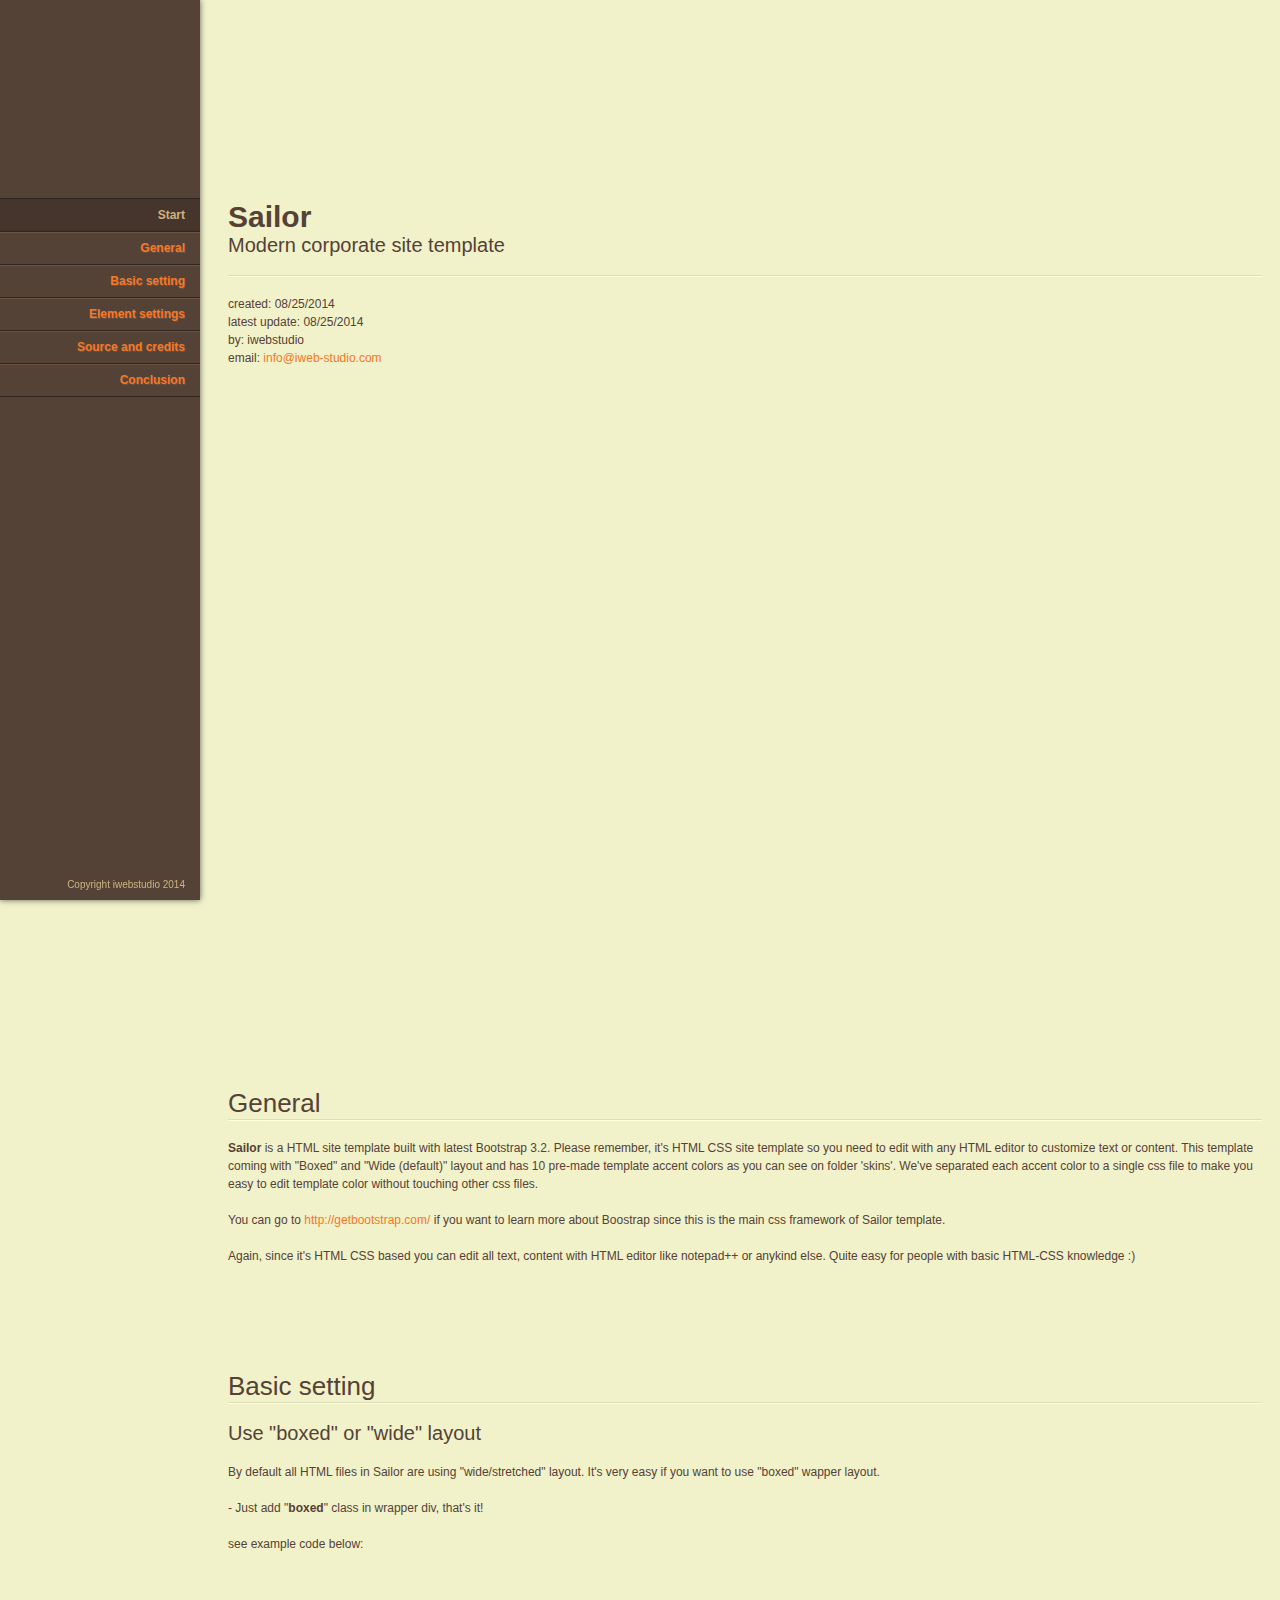
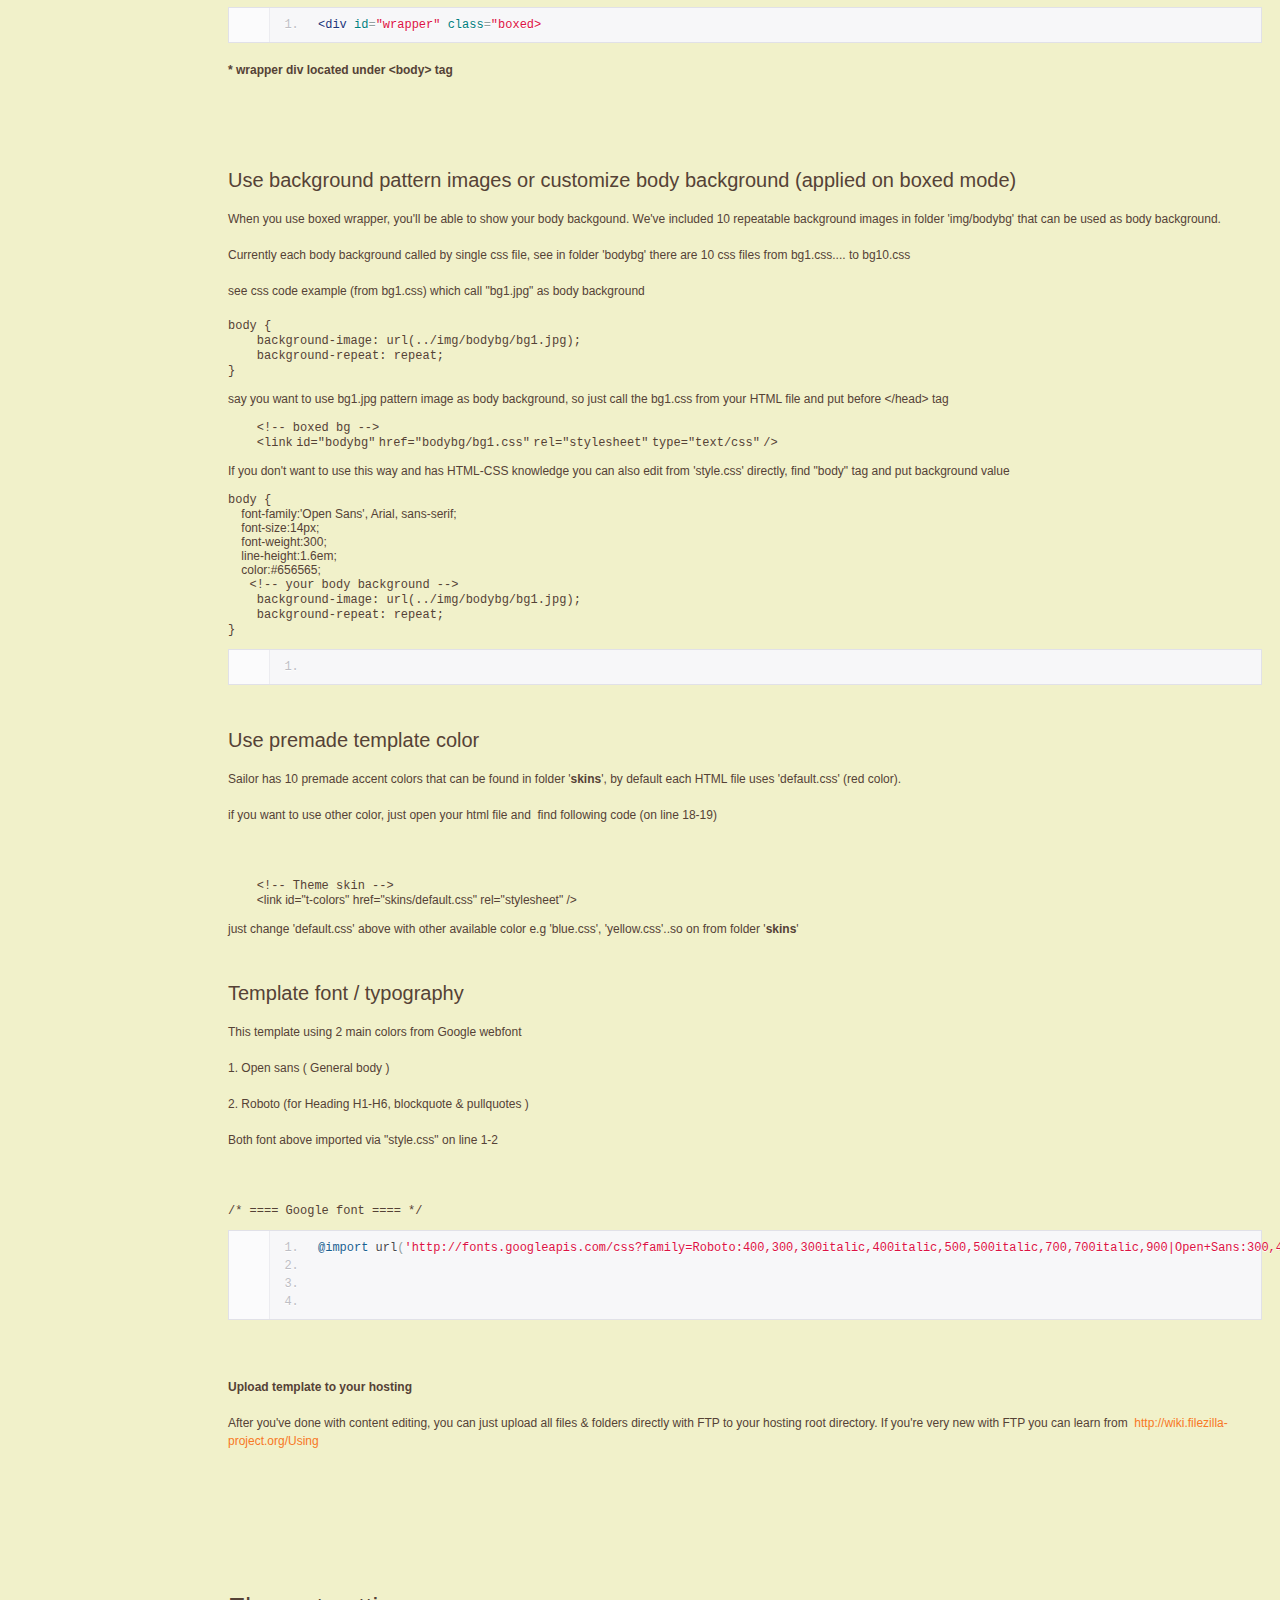
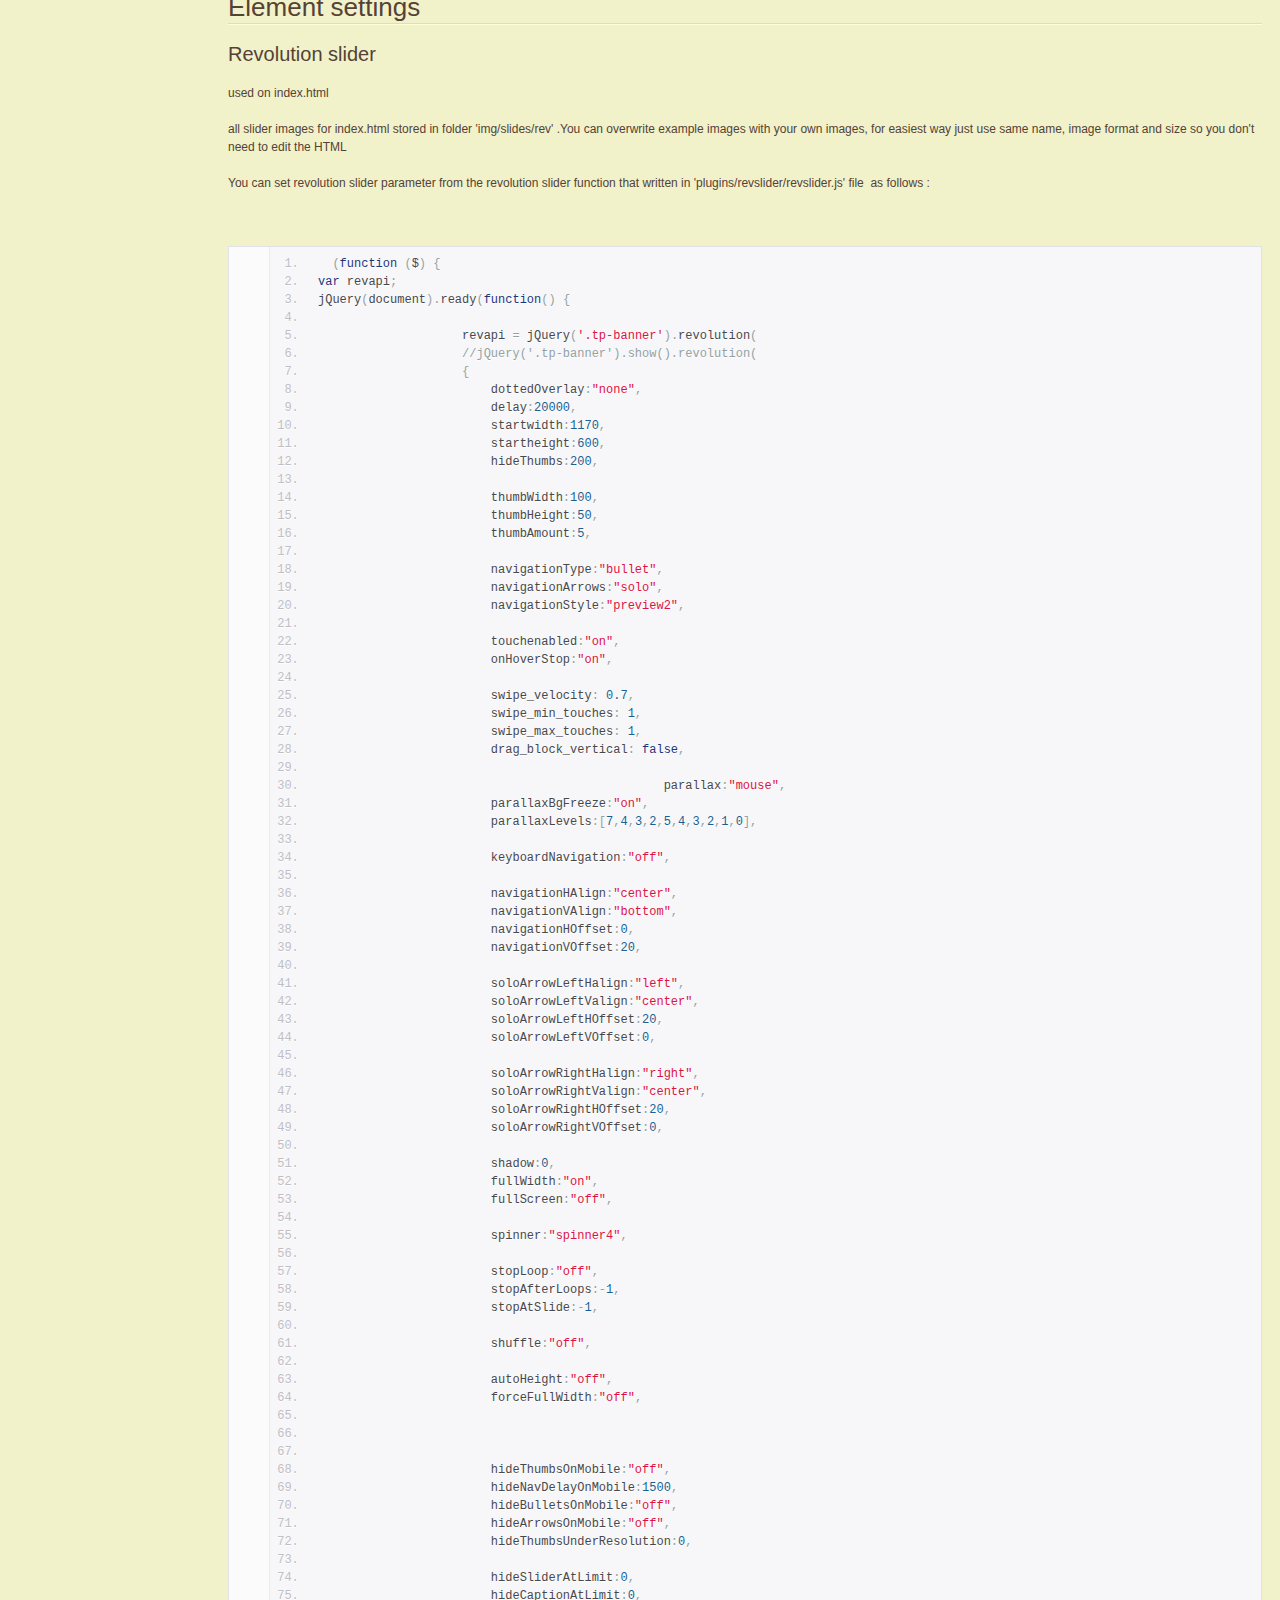
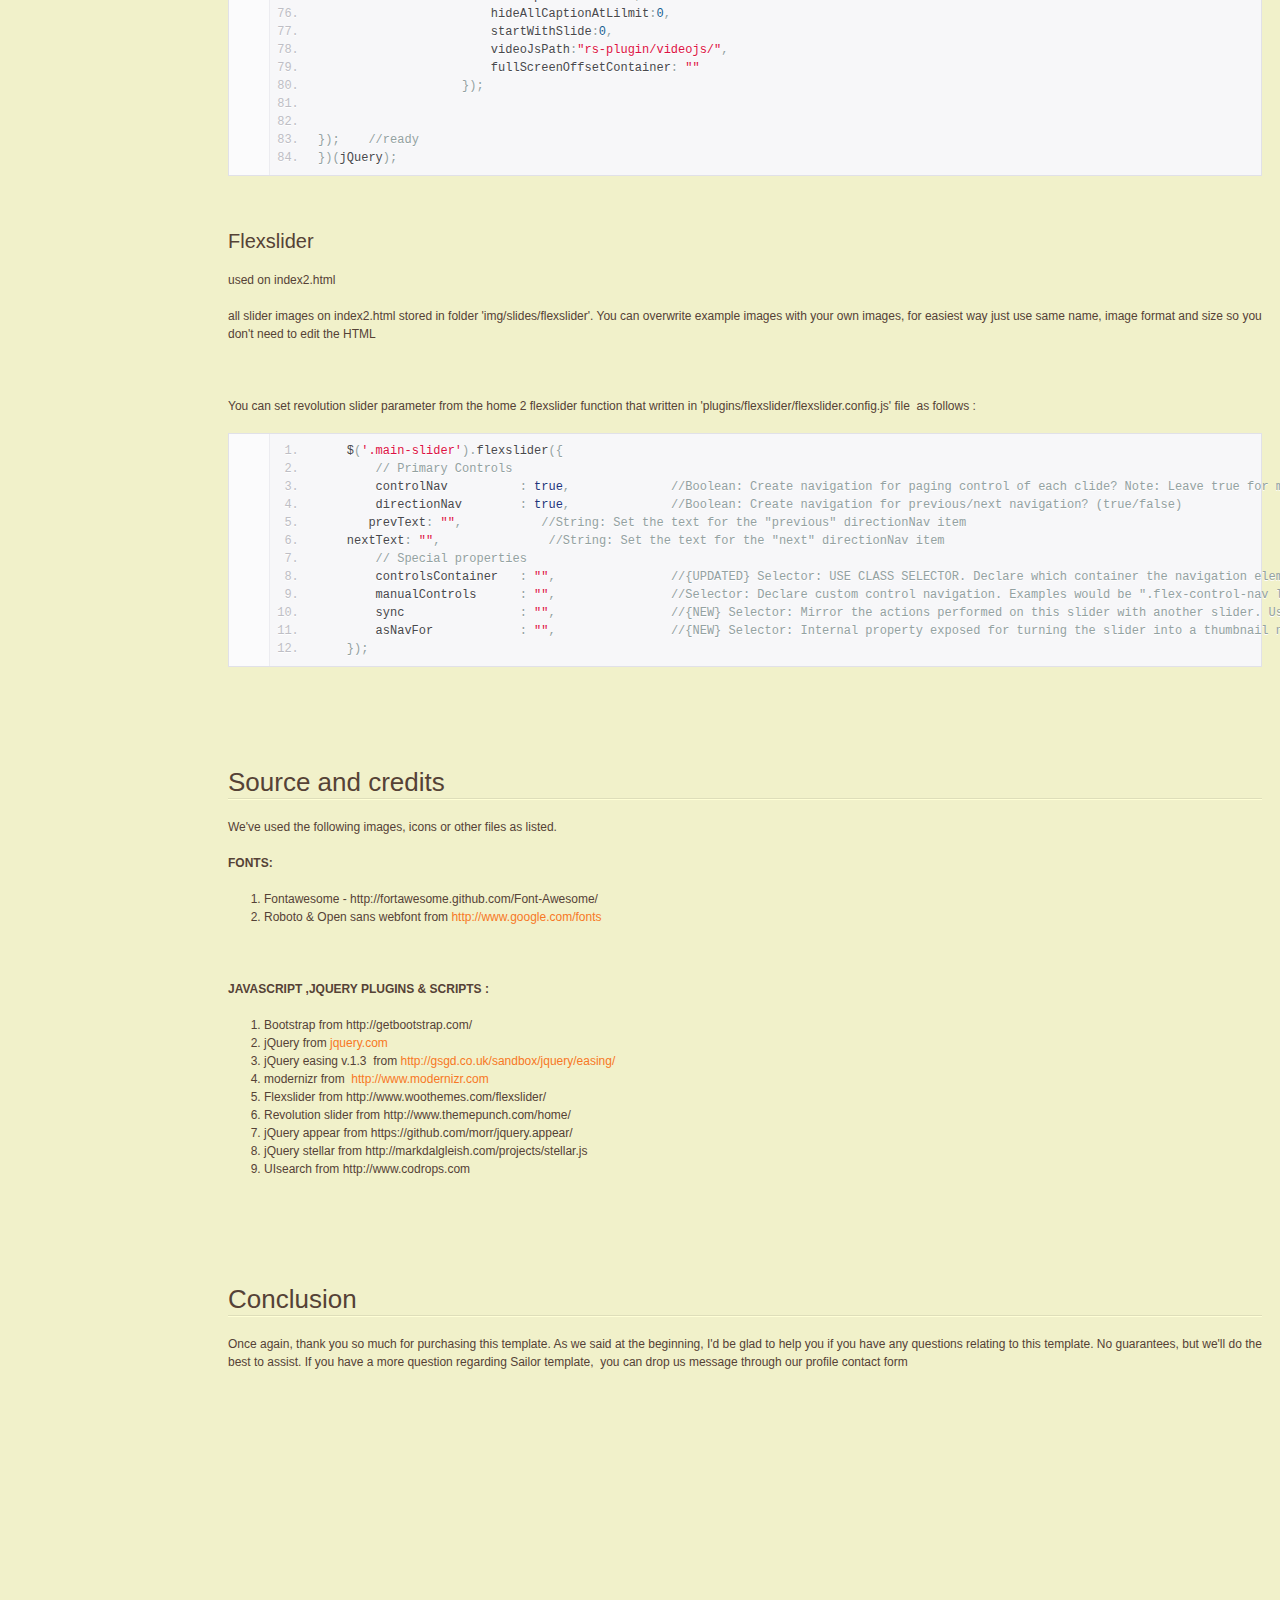
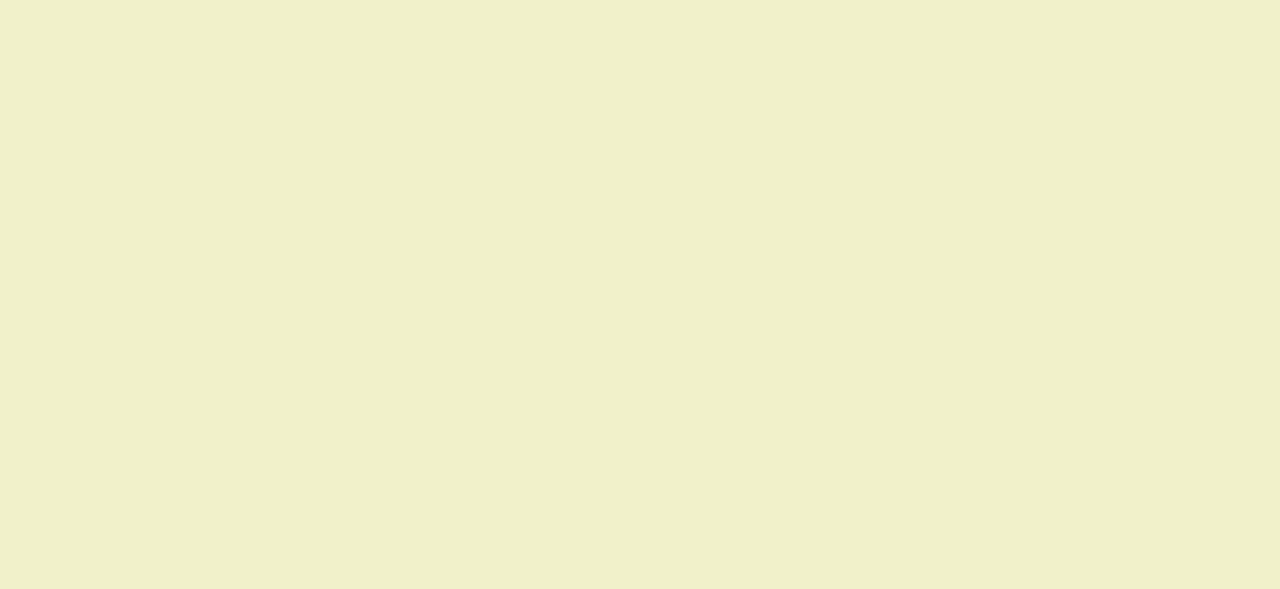
<file: Documentation/index.html>
<!doctype html>  
<!--[if IE 6 ]><html lang="en-us" class="ie6"> <![endif]-->
<!--[if IE 7 ]><html lang="en-us" class="ie7"> <![endif]-->
<!--[if IE 8 ]><html lang="en-us" class="ie8"> <![endif]-->
<!--[if (gt IE 7)|!(IE)]><!-->
<html lang="en-us"><!--<![endif]-->
<head>
	<meta charset="utf-8">
	
	<title>Sailor - Modern corporate site template</title>
	
	<meta name="description" content="">
	<meta name="author" content="iwebstudio">
	<meta name="copyright" content="iwebstudio">
	<meta name="generator" content="">
	<meta name="date" content="2014-08-25T00:00:00+02:00">
	
	<link rel="stylesheet" href="assets/css/documenter_style.css" media="all">
	<link rel="stylesheet" href="assets/js/google-code-prettify/prettify.css" media="screen">
	<script src="assets/js/google-code-prettify/prettify.js"></script>

	
	
	<script src="assets/js/jquery.js"></script>
	
	<script src="assets/js/jquery.scrollTo.js"></script>
	<script src="assets/js/jquery.easing.js"></script>
	
	<script>document.createElement('section');var duration='500',easing='swing';</script>
	<script src="assets/js/script.js"></script>
	
	<style>
		html{background-color:#F1F1CA;color:#554236;}
		::-moz-selection{background:#45352C;color:#CDB380;}
		::selection{background:#45352C;color:#CDB380;}
		#documenter_sidebar #documenter_logo{background-image:url();}
		a{color:#F77825;}
		.btn {
			border-radius:3px;
		}
		.btn-primary {
			  background-image: -moz-linear-gradient(top, #F77825, #C7611E);
			  background-image: -ms-linear-gradient(top, #F77825, #C7611E);
			  background-image: -webkit-gradient(linear, 0 0, 0 F77825%, from(#554236), to(#C7611E));
			  background-image: -webkit-linear-gradient(top, #F77825, #C7611E);
			  background-image: -o-linear-gradient(top, #F77825, #C7611E);
			  background-image: linear-gradient(top, #F77825, #C7611E);
			  filter: progid:DXImageTransform.Microsoft.gradient(startColorstr='#F77825', endColorstr='#C7611E', GradientType=0);
			  border-color: #C7611E #C7611E #bfbfbf;
			  color:#FFFFFF;
		}
		.btn-primary:hover,
		.btn-primary:active,
		.btn-primary.active,
		.btn-primary.disabled,
		.btn-primary[disabled] {
		  border-color: #F77825 #F77825 #bfbfbf;
		  background-color: #C7611E;
		}
		hr{border-top:1px solid #DEDEBA;border-bottom:1px solid #FFFFD6;}
		#documenter_sidebar, #documenter_sidebar ul a{background-color:#554236;color:#CDB380;}
		#documenter_sidebar ul a{-webkit-text-shadow:1px 1px 0px #6B5344;-moz-text-shadow:1px 1px 0px #6B5344;text-shadow:1px 1px 0px #6B5344;}
		#documenter_sidebar ul{border-top:1px solid #30251F;}
		#documenter_sidebar ul a{border-top:1px solid #6B5344;border-bottom:1px solid #30251F;color:#F77825;}
		#documenter_sidebar ul a:hover{background:#45352C;color:#CDB380;border-top:1px solid #45352C;}
		#documenter_sidebar ul a.current{background:#45352C;color:#CDB380;border-top:1px solid #45352C;}
		#documenter_copyright{display:block !important;visibility:visible !important;}
	</style>
	
</head>
<body class="documenter-project-sailor">
	<div id="documenter_sidebar">
		<a href="#documenter_cover" id="documenter_logo"></a>
		<ul id="documenter_nav">
			<li><a class="current" href="#documenter_cover">Start</a></li>
				
			<li><a href="#general" title="General">General</a></li>
			<li><a href="#basic_setting" title="Basic setting">Basic setting</a>
				<ul>
					<li><a href="#basic_setting_use_quotboxed_quot_or_quotwide_quot_layout">Use &quot;boxed&quot; or &quot;wide&quot; layout</a>
					<li><a href="#basic_setting_use_background_pattern_images_or_customize_body_background_applied_on_boxed_mode_">Use background pattern images or customize body background (applied on boxed mode)</a>
					<li><a href="#basic_setting_use_premade_template_color">Use premade template color</a>
					<li><a href="#basic_setting_template_font_typography">Template font / typography</a>
				</ul>
			</li>
			<li><a href="#element_settings" title="Element settings">Element settings</a>
				<ul>
					<li><a href="#element_settings_revolution_slider">Revolution slider</a>
					<li><a href="#element_settings_flexslider">Flexslider</a>
				</ul>
			</li>
			<li><a href="#source_and_credits" title="Source and credits">Source and credits</a></li>
			<li><a href="#conclusion" title="Conclusion">Conclusion</a></li>

		</ul>
		<div id="documenter_copyright">Copyright iwebstudio 2014<br>

		</div>
	</div>
	<div id="documenter_content">
	<section id="documenter_cover">
	<h1>Sailor</h1>
	<h2>Modern corporate site template</h2>
	<div id="documenter_buttons">
		
	</div>
	<hr>
	<ul>
	<li>created: 08/25/2014</li>
	<li>latest update: 08/25/2014</li>
	<li>by: iwebstudio</li>
	<li><a href=""></a></li>
	<li>email: <a href="mailto:&#105;&#110;&#102;&#111;&#64;&#105;&#119;&#101;&#98;&#45;&#115;&#116;&#117;&#100;&#105;&#111;&#46;&#99;&#111;&#109;">&#105;&#110;&#102;&#111;&#64;&#105;&#119;&#101;&#98;&#45;&#115;&#116;&#117;&#100;&#105;&#111;&#46;&#99;&#111;&#109;</a></li>
	</ul>
	<p></p>
	</section>
	
	<section id="general">
	<div class="page-header"><h3>General</h3><hr class="notop"></div>
<p>
	<strong>Sailor </strong>is a HTML site template built with latest Bootstrap 3.2. Please remember, it&#39;s HTML CSS site template so you need to edit with any HTML editor to customize text or content. This template coming with &quot;Boxed&quot; and &quot;Wide (default)&quot; layout and has 10 pre-made template accent colors as you can see on folder &#39;skins&#39;. We&#39;ve separated each accent color to a single css file to make you easy to edit template color without touching other css files.</p>
<p>
	You can go to <a href="http://getbootstrap.com/" target="_blank">http://getbootstrap.com/</a> if you want to learn more about Boostrap since this is the main css framework of Sailor template.</p>
<p>
	Again, since it&#39;s HTML CSS based you can edit all text, content with HTML editor like notepad++ or anykind else. Quite easy for people with basic HTML-CSS knowledge :)</p>
</section>
<section id="basic_setting">
	<div class="page-header"><h3>Basic setting</h3><hr class="notop"></div>
<h4 id="basic_setting_use_quotboxed_quot_or_quotwide_quot_layout">Use &quot;boxed&quot; or &quot;wide&quot; layout</h4>
<p>
	By default all HTML files in Sailor are using &quot;wide/stretched&quot; layout. It&#39;s very easy if you want to use &quot;boxed&quot; wapper layout.</p>
<p>
	- Just add &quot;<strong>boxed</strong>&quot; class in wrapper div, that&#39;s it!</p>
<p>
	see example code below:</p>
<p>
	&nbsp;</p>
<pre class="prettyprint lang-html linenums">
&lt;div id=&quot;wrapper&quot; class=&quot;boxed&gt;</pre>
<p>
	<strong>* wrapper div located under &lt;body&gt; tag</strong></p>
<p>
	&nbsp;</p>
<p>
	&nbsp;</p>
<h4 id="basic_setting_use_background_pattern_images_or_customize_body_background_applied_on_boxed_mode_">Use background pattern images or customize body background (applied on boxed mode)</h4>
<p>
	When you use boxed wrapper, you&#39;ll be able to show your body backgound. We&#39;ve included 10 repeatable background images in folder &#39;img/bodybg&#39; that can be used as body background.</p>
<p>
	Currently each body background called by single css file, see in folder &#39;bodybg&#39; there are 10 css files from bg1.css.... to bg10.css</p>
<p>
	see css code example (from bg1.css) which call &quot;bg1.jpg&quot; as body background</p>
<div class="container">
	<div class="line number1 index0 alt2">
		<code class="css plain">body {</code></div>
	<div class="line number2 index1 alt1">
		<code class="css spaces">&nbsp;&nbsp;&nbsp;&nbsp;</code><code class="css keyword">background-image</code><code class="css plain">: </code><code class="css value">url</code><code class="css plain">(../img/bodybg/bg</code><code class="css value">1</code><code class="css plain">.jpg);</code></div>
	<div class="line number3 index2 alt2">
		<code class="css spaces">&nbsp;&nbsp;&nbsp;&nbsp;</code><code class="css keyword">background-repeat</code><code class="css plain">: </code><code class="css value">repeat</code><code class="css plain">;</code></div>
	<div class="line number4 index3 alt1">
		<code class="css plain">}</code></div>
	<div class="line number4 index3 alt1">
		&nbsp;</div>
	<div class="line number4 index3 alt1">
		say you want to use bg1.jpg pattern image as body background, so just call the bg1.css from your HTML file and put before &lt;/head&gt; tag</div>
	<div class="line number4 index3 alt1">
		&nbsp;</div>
	<div class="line number4 index3 alt1">
		<div class="container">
			<div class="line number1 index0 alt2">
				<code class="html spaces">&nbsp;&nbsp;&nbsp;&nbsp;</code><code class="html comments">&lt;!-- boxed bg --&gt;</code></div>
			<div class="line number2 index1 alt1">
				<code class="html spaces">&nbsp;&nbsp;&nbsp;&nbsp;</code><code class="html plain">&lt;</code><code class="html keyword">link</code> <code class="html color1">id</code><code class="html plain">=</code><code class="html string">&quot;bodybg&quot;</code> <code class="html color1">href</code><code class="html plain">=</code><code class="html string">&quot;bodybg/bg1.css&quot;</code> <code class="html color1">rel</code><code class="html plain">=</code><code class="html string">&quot;stylesheet&quot;</code> <code class="html color1">type</code><code class="html plain">=</code><code class="html string">&quot;text/css&quot;</code> <code class="html plain">/&gt;</code></div>
			<div class="line number2 index1 alt1">
				&nbsp;</div>
			<div class="line number2 index1 alt1">
				If you don&#39;t want to use this way and has HTML-CSS knowledge you can also edit from &#39;style.css&#39; directly, find &quot;body&quot; tag and put background value</div>
			<div class="line number2 index1 alt1">
				&nbsp;</div>
			<div class="line number2 index1 alt1">
				<div class="container">
					<div class="line number1 index0 alt2">
						<code class="css plain">body {</code></div>
					&nbsp;&nbsp;&nbsp; font-family:&#39;Open Sans&#39;, Arial, sans-serif;<br>
					&nbsp;&nbsp; &nbsp;font-size:14px;<br>
					&nbsp;&nbsp; &nbsp;font-weight:300;<br>
					&nbsp;&nbsp; &nbsp;line-height:1.6em;<br>
					&nbsp;&nbsp; &nbsp;color:#656565;
					<div class="line number6 index5 alt1">
						<code class="css spaces">&nbsp;&nbsp;&nbsp;</code><code class="css plain">&lt;!-- your body background --&gt;</code></div>
					<div class="line number7 index6 alt2">
						<code class="css spaces">&nbsp;&nbsp;&nbsp;&nbsp;</code><code class="css keyword">background-image</code><code class="css plain">: </code><code class="css value">url</code><code class="css plain">(../img/bodybg/bg</code><code class="css value">1</code><code class="css plain">.jpg);</code></div>
					<div class="line number8 index7 alt1">
						<code class="css spaces">&nbsp;&nbsp;&nbsp;&nbsp;</code><code class="css keyword">background-repeat</code><code class="css plain">: </code><code class="css value">repeat</code><code class="css plain">;</code></div>
					<div class="line number9 index8 alt2">
						<code class="css plain">}</code></div>
					<pre class="prettyprint lang-html linenums">
</pre>
					<div class="line number9 index8 alt2">
						&nbsp;</div>
					<div class="line number9 index8 alt2">
						<h4 id="basic_setting_use_premade_template_color">Use premade template color</h4>
						<p>
							Sailor has 10 premade accent colors that can be found in folder &#39;<strong>skins</strong>&#39;, by default each HTML file uses &#39;default.css&#39; (red color).</p>
						<p>
							if you want to use other color, just open your html file and&nbsp; find following code (on line 18-19)</p>
						<p>
							&nbsp;</p>
						<div class="container">
							<div class="line number1 index0 alt2">
								<code class="html spaces">&nbsp;&nbsp;&nbsp;&nbsp;</code><code class="html comments">&lt;!-- Theme skin --&gt;</code></div>
							<div class="line number2 index1 alt1">
								<code class="html spaces">&nbsp;&nbsp;&nbsp; </code>&lt;link id=&quot;t-colors&quot; href=&quot;skins/default.css&quot; rel=&quot;stylesheet&quot; /&gt;</div>
							<div class="line number2 index1 alt1">
								&nbsp;</div>
							<div class="line number2 index1 alt1">
								just change &#39;default.css&#39; above with other available color e.g &#39;blue.css&#39;, &#39;yellow.css&#39;..so on from folder &#39;<strong>skins</strong>&#39;</div>
							<div class="line number2 index1 alt1">
								&nbsp;</div>
							<div class="line number2 index1 alt1">
								&nbsp;</div>
							<div class="line number2 index1 alt1">
								<h4 id="basic_setting_template_font_typography">Template font / typography</h4>
								<p>
									This template using 2 main colors from Google webfont</p>
								<p>
									1. Open sans ( General body )</p>
								<p>
									2. Roboto (for Heading H1-H6, blockquote &amp; pullquotes )</p>
								<p>
									Both font above imported via &quot;style.css&quot; on line 1-2</p>
								<p>
									&nbsp;</p>
								<div class="container">
									<div class="line number1 index0 alt2">
										<code class="css comments">/* ==== Google font ==== */</code></div>
									<pre class="prettyprint lang-css linenums">
@import url(&#39;http://fonts.googleapis.com/css?family=Roboto:400,300,300italic,400italic,500,500italic,700,700italic,900|Open+Sans:300,400,600,700&#39;);



</pre>
									<div class="line number2 index1 alt1">
										&nbsp;</div>
									<div class="line number2 index1 alt1">
										&nbsp;</div>
									<div class="line number2 index1 alt1">
										<p>
											<strong>Upload template to your hosting</strong></p>
										<p>
											After you&#39;ve done with content editing, you can just upload all files &amp; folders directly with FTP to your hosting root directory. If you&#39;re very new with FTP you can learn from&nbsp; <a href="http://wiki.filezilla-project.org/Using" target="_blank">http://wiki.filezilla-project.org/Using</a></p>
									</div>
								</div>
							</div>
						</div>
					</div>
				</div>
			</div>
		</div>
	</div>
</div>
<p>
	&nbsp;</p>
</section>
<section id="element_settings">
	<div class="page-header"><h3>Element settings</h3><hr class="notop"></div>
<h4 id="element_settings_revolution_slider">Revolution slider</h4>
<p>
	used on index.html</p>
<p>
	all slider images for index.html stored in folder &#39;img/slides/rev&#39; .You can overwrite example images with your own images, for easiest way just use same name, image format and size so you don&#39;t need to edit the HTML</p>
<p>
	You can set revolution slider parameter from the revolution slider function that written in &#39;plugins/revslider/revslider.js&#39; file&nbsp; as follows :</p>
<p>
	&nbsp;</p>
<pre class="prettyprint lang-js linenums">
&nbsp; (function ($) {
var revapi;
jQuery(document).ready(function() {&nbsp;&nbsp; &nbsp;&nbsp;&nbsp; &nbsp;
&nbsp;&nbsp; &nbsp;&nbsp;&nbsp; &nbsp;&nbsp;&nbsp; &nbsp;&nbsp;&nbsp; &nbsp;&nbsp;&nbsp; &nbsp;
&nbsp;&nbsp; &nbsp;&nbsp;&nbsp; &nbsp;&nbsp;&nbsp; &nbsp;&nbsp;&nbsp; &nbsp;&nbsp;&nbsp; &nbsp;revapi = jQuery(&#39;.tp-banner&#39;).revolution(&nbsp;&nbsp; &nbsp;&nbsp;&nbsp; &nbsp;&nbsp;&nbsp; &nbsp;
&nbsp;&nbsp; &nbsp;&nbsp;&nbsp; &nbsp;&nbsp;&nbsp; &nbsp;&nbsp;&nbsp; &nbsp;&nbsp;&nbsp; &nbsp;//jQuery(&#39;.tp-banner&#39;).show().revolution(
&nbsp;&nbsp; &nbsp;&nbsp;&nbsp; &nbsp;&nbsp;&nbsp; &nbsp;&nbsp;&nbsp; &nbsp;&nbsp;&nbsp; &nbsp;{
&nbsp;&nbsp; &nbsp;&nbsp;&nbsp; &nbsp;&nbsp;&nbsp; &nbsp;&nbsp;&nbsp; &nbsp;&nbsp;&nbsp; &nbsp;&nbsp;&nbsp; &nbsp;dottedOverlay:&quot;none&quot;,
&nbsp;&nbsp; &nbsp;&nbsp;&nbsp; &nbsp;&nbsp;&nbsp; &nbsp;&nbsp;&nbsp; &nbsp;&nbsp;&nbsp; &nbsp;&nbsp;&nbsp; &nbsp;delay:20000,
&nbsp;&nbsp; &nbsp;&nbsp;&nbsp; &nbsp;&nbsp;&nbsp; &nbsp;&nbsp;&nbsp; &nbsp;&nbsp;&nbsp; &nbsp;&nbsp;&nbsp; &nbsp;startwidth:1170,
&nbsp;&nbsp; &nbsp;&nbsp;&nbsp; &nbsp;&nbsp;&nbsp; &nbsp;&nbsp;&nbsp; &nbsp;&nbsp;&nbsp; &nbsp;&nbsp;&nbsp; &nbsp;startheight:600,
&nbsp;&nbsp; &nbsp;&nbsp;&nbsp; &nbsp;&nbsp;&nbsp; &nbsp;&nbsp;&nbsp; &nbsp;&nbsp;&nbsp; &nbsp;&nbsp;&nbsp; &nbsp;hideThumbs:200,
&nbsp;&nbsp; &nbsp;&nbsp;&nbsp; &nbsp;&nbsp;&nbsp; &nbsp;&nbsp;&nbsp; &nbsp;&nbsp;&nbsp; &nbsp;&nbsp;&nbsp; &nbsp;
&nbsp;&nbsp; &nbsp;&nbsp;&nbsp; &nbsp;&nbsp;&nbsp; &nbsp;&nbsp;&nbsp; &nbsp;&nbsp;&nbsp; &nbsp;&nbsp;&nbsp; &nbsp;thumbWidth:100,
&nbsp;&nbsp; &nbsp;&nbsp;&nbsp; &nbsp;&nbsp;&nbsp; &nbsp;&nbsp;&nbsp; &nbsp;&nbsp;&nbsp; &nbsp;&nbsp;&nbsp; &nbsp;thumbHeight:50,
&nbsp;&nbsp; &nbsp;&nbsp;&nbsp; &nbsp;&nbsp;&nbsp; &nbsp;&nbsp;&nbsp; &nbsp;&nbsp;&nbsp; &nbsp;&nbsp;&nbsp; &nbsp;thumbAmount:5,
&nbsp;&nbsp; &nbsp;&nbsp;&nbsp; &nbsp;&nbsp;&nbsp; &nbsp;&nbsp;&nbsp; &nbsp;&nbsp;&nbsp; &nbsp;&nbsp;&nbsp; &nbsp;
&nbsp;&nbsp; &nbsp;&nbsp;&nbsp; &nbsp;&nbsp;&nbsp; &nbsp;&nbsp;&nbsp; &nbsp;&nbsp;&nbsp; &nbsp;&nbsp;&nbsp; &nbsp;navigationType:&quot;bullet&quot;,
&nbsp;&nbsp; &nbsp;&nbsp;&nbsp; &nbsp;&nbsp;&nbsp; &nbsp;&nbsp;&nbsp; &nbsp;&nbsp;&nbsp; &nbsp;&nbsp;&nbsp; &nbsp;navigationArrows:&quot;solo&quot;,
&nbsp;&nbsp; &nbsp;&nbsp;&nbsp; &nbsp;&nbsp;&nbsp; &nbsp;&nbsp;&nbsp; &nbsp;&nbsp;&nbsp; &nbsp;&nbsp;&nbsp; &nbsp;navigationStyle:&quot;preview2&quot;,
&nbsp;&nbsp; &nbsp;&nbsp;&nbsp; &nbsp;&nbsp;&nbsp; &nbsp;&nbsp;&nbsp; &nbsp;&nbsp;&nbsp; &nbsp;&nbsp;&nbsp; &nbsp;
&nbsp;&nbsp; &nbsp;&nbsp;&nbsp; &nbsp;&nbsp;&nbsp; &nbsp;&nbsp;&nbsp; &nbsp;&nbsp;&nbsp; &nbsp;&nbsp;&nbsp; &nbsp;touchenabled:&quot;on&quot;,
&nbsp;&nbsp; &nbsp;&nbsp;&nbsp; &nbsp;&nbsp;&nbsp; &nbsp;&nbsp;&nbsp; &nbsp;&nbsp;&nbsp; &nbsp;&nbsp;&nbsp; &nbsp;onHoverStop:&quot;on&quot;,
&nbsp;&nbsp; &nbsp;&nbsp;&nbsp; &nbsp;&nbsp;&nbsp; &nbsp;&nbsp;&nbsp; &nbsp;&nbsp;&nbsp; &nbsp;&nbsp;&nbsp; &nbsp;
&nbsp;&nbsp; &nbsp;&nbsp;&nbsp; &nbsp;&nbsp;&nbsp; &nbsp;&nbsp;&nbsp; &nbsp;&nbsp;&nbsp; &nbsp;&nbsp;&nbsp; &nbsp;swipe_velocity: 0.7,
&nbsp;&nbsp; &nbsp;&nbsp;&nbsp; &nbsp;&nbsp;&nbsp; &nbsp;&nbsp;&nbsp; &nbsp;&nbsp;&nbsp; &nbsp;&nbsp;&nbsp; &nbsp;swipe_min_touches: 1,
&nbsp;&nbsp; &nbsp;&nbsp;&nbsp; &nbsp;&nbsp;&nbsp; &nbsp;&nbsp;&nbsp; &nbsp;&nbsp;&nbsp; &nbsp;&nbsp;&nbsp; &nbsp;swipe_max_touches: 1,
&nbsp;&nbsp; &nbsp;&nbsp;&nbsp; &nbsp;&nbsp;&nbsp; &nbsp;&nbsp;&nbsp; &nbsp;&nbsp;&nbsp; &nbsp;&nbsp;&nbsp; &nbsp;drag_block_vertical: false,
&nbsp;&nbsp; &nbsp;&nbsp;&nbsp; &nbsp;&nbsp;&nbsp; &nbsp;&nbsp;&nbsp; &nbsp;&nbsp;&nbsp; &nbsp;&nbsp;&nbsp; &nbsp;&nbsp;&nbsp; &nbsp;&nbsp;&nbsp; &nbsp;&nbsp;&nbsp; &nbsp;&nbsp;&nbsp; &nbsp;&nbsp;&nbsp; &nbsp;&nbsp;&nbsp; &nbsp;
&nbsp;&nbsp; &nbsp;&nbsp;&nbsp; &nbsp;&nbsp;&nbsp; &nbsp;&nbsp;&nbsp; &nbsp;&nbsp;&nbsp; &nbsp;&nbsp;&nbsp; &nbsp;&nbsp;&nbsp; &nbsp;&nbsp;&nbsp; &nbsp;&nbsp;&nbsp; &nbsp;&nbsp;&nbsp; &nbsp;&nbsp;&nbsp; &nbsp;&nbsp;&nbsp; &nbsp;parallax:&quot;mouse&quot;,
&nbsp;&nbsp; &nbsp;&nbsp;&nbsp; &nbsp;&nbsp;&nbsp; &nbsp;&nbsp;&nbsp; &nbsp;&nbsp;&nbsp; &nbsp;&nbsp;&nbsp; &nbsp;parallaxBgFreeze:&quot;on&quot;,
&nbsp;&nbsp; &nbsp;&nbsp;&nbsp; &nbsp;&nbsp;&nbsp; &nbsp;&nbsp;&nbsp; &nbsp;&nbsp;&nbsp; &nbsp;&nbsp;&nbsp; &nbsp;parallaxLevels:[7,4,3,2,5,4,3,2,1,0],
&nbsp;&nbsp; &nbsp;&nbsp;&nbsp; &nbsp;&nbsp;&nbsp; &nbsp;&nbsp;&nbsp; &nbsp;&nbsp;&nbsp; &nbsp;&nbsp;&nbsp; &nbsp;&nbsp;&nbsp; &nbsp;&nbsp;&nbsp; &nbsp;&nbsp;&nbsp; &nbsp;&nbsp;&nbsp; &nbsp;&nbsp;&nbsp; &nbsp;&nbsp;&nbsp; &nbsp;
&nbsp;&nbsp; &nbsp;&nbsp;&nbsp; &nbsp;&nbsp;&nbsp; &nbsp;&nbsp;&nbsp; &nbsp;&nbsp;&nbsp; &nbsp;&nbsp;&nbsp; &nbsp;keyboardNavigation:&quot;off&quot;,
&nbsp;&nbsp; &nbsp;&nbsp;&nbsp; &nbsp;&nbsp;&nbsp; &nbsp;&nbsp;&nbsp; &nbsp;&nbsp;&nbsp; &nbsp;&nbsp;&nbsp; &nbsp;
&nbsp;&nbsp; &nbsp;&nbsp;&nbsp; &nbsp;&nbsp;&nbsp; &nbsp;&nbsp;&nbsp; &nbsp;&nbsp;&nbsp; &nbsp;&nbsp;&nbsp; &nbsp;navigationHAlign:&quot;center&quot;,
&nbsp;&nbsp; &nbsp;&nbsp;&nbsp; &nbsp;&nbsp;&nbsp; &nbsp;&nbsp;&nbsp; &nbsp;&nbsp;&nbsp; &nbsp;&nbsp;&nbsp; &nbsp;navigationVAlign:&quot;bottom&quot;,
&nbsp;&nbsp; &nbsp;&nbsp;&nbsp; &nbsp;&nbsp;&nbsp; &nbsp;&nbsp;&nbsp; &nbsp;&nbsp;&nbsp; &nbsp;&nbsp;&nbsp; &nbsp;navigationHOffset:0,
&nbsp;&nbsp; &nbsp;&nbsp;&nbsp; &nbsp;&nbsp;&nbsp; &nbsp;&nbsp;&nbsp; &nbsp;&nbsp;&nbsp; &nbsp;&nbsp;&nbsp; &nbsp;navigationVOffset:20,

&nbsp;&nbsp; &nbsp;&nbsp;&nbsp; &nbsp;&nbsp;&nbsp; &nbsp;&nbsp;&nbsp; &nbsp;&nbsp;&nbsp; &nbsp;&nbsp;&nbsp; &nbsp;soloArrowLeftHalign:&quot;left&quot;,
&nbsp;&nbsp; &nbsp;&nbsp;&nbsp; &nbsp;&nbsp;&nbsp; &nbsp;&nbsp;&nbsp; &nbsp;&nbsp;&nbsp; &nbsp;&nbsp;&nbsp; &nbsp;soloArrowLeftValign:&quot;center&quot;,
&nbsp;&nbsp; &nbsp;&nbsp;&nbsp; &nbsp;&nbsp;&nbsp; &nbsp;&nbsp;&nbsp; &nbsp;&nbsp;&nbsp; &nbsp;&nbsp;&nbsp; &nbsp;soloArrowLeftHOffset:20,
&nbsp;&nbsp; &nbsp;&nbsp;&nbsp; &nbsp;&nbsp;&nbsp; &nbsp;&nbsp;&nbsp; &nbsp;&nbsp;&nbsp; &nbsp;&nbsp;&nbsp; &nbsp;soloArrowLeftVOffset:0,

&nbsp;&nbsp; &nbsp;&nbsp;&nbsp; &nbsp;&nbsp;&nbsp; &nbsp;&nbsp;&nbsp; &nbsp;&nbsp;&nbsp; &nbsp;&nbsp;&nbsp; &nbsp;soloArrowRightHalign:&quot;right&quot;,
&nbsp;&nbsp; &nbsp;&nbsp;&nbsp; &nbsp;&nbsp;&nbsp; &nbsp;&nbsp;&nbsp; &nbsp;&nbsp;&nbsp; &nbsp;&nbsp;&nbsp; &nbsp;soloArrowRightValign:&quot;center&quot;,
&nbsp;&nbsp; &nbsp;&nbsp;&nbsp; &nbsp;&nbsp;&nbsp; &nbsp;&nbsp;&nbsp; &nbsp;&nbsp;&nbsp; &nbsp;&nbsp;&nbsp; &nbsp;soloArrowRightHOffset:20,
&nbsp;&nbsp; &nbsp;&nbsp;&nbsp; &nbsp;&nbsp;&nbsp; &nbsp;&nbsp;&nbsp; &nbsp;&nbsp;&nbsp; &nbsp;&nbsp;&nbsp; &nbsp;soloArrowRightVOffset:0,
&nbsp;&nbsp; &nbsp;&nbsp;&nbsp; &nbsp;&nbsp;&nbsp; &nbsp;&nbsp;&nbsp; &nbsp;&nbsp;&nbsp; &nbsp;&nbsp;&nbsp; &nbsp;&nbsp;&nbsp; &nbsp;&nbsp;&nbsp; &nbsp;
&nbsp;&nbsp; &nbsp;&nbsp;&nbsp; &nbsp;&nbsp;&nbsp; &nbsp;&nbsp;&nbsp; &nbsp;&nbsp;&nbsp; &nbsp;&nbsp;&nbsp; &nbsp;shadow:0,
&nbsp;&nbsp; &nbsp;&nbsp;&nbsp; &nbsp;&nbsp;&nbsp; &nbsp;&nbsp;&nbsp; &nbsp;&nbsp;&nbsp; &nbsp;&nbsp;&nbsp; &nbsp;fullWidth:&quot;on&quot;,
&nbsp;&nbsp; &nbsp;&nbsp;&nbsp; &nbsp;&nbsp;&nbsp; &nbsp;&nbsp;&nbsp; &nbsp;&nbsp;&nbsp; &nbsp;&nbsp;&nbsp; &nbsp;fullScreen:&quot;off&quot;,

&nbsp;&nbsp; &nbsp;&nbsp;&nbsp; &nbsp;&nbsp;&nbsp; &nbsp;&nbsp;&nbsp; &nbsp;&nbsp;&nbsp; &nbsp;&nbsp;&nbsp; &nbsp;spinner:&quot;spinner4&quot;,
&nbsp;&nbsp; &nbsp;&nbsp;&nbsp; &nbsp;&nbsp;&nbsp; &nbsp;&nbsp;&nbsp; &nbsp;&nbsp;&nbsp; &nbsp;&nbsp;&nbsp; &nbsp;
&nbsp;&nbsp; &nbsp;&nbsp;&nbsp; &nbsp;&nbsp;&nbsp; &nbsp;&nbsp;&nbsp; &nbsp;&nbsp;&nbsp; &nbsp;&nbsp;&nbsp; &nbsp;stopLoop:&quot;off&quot;,
&nbsp;&nbsp; &nbsp;&nbsp;&nbsp; &nbsp;&nbsp;&nbsp; &nbsp;&nbsp;&nbsp; &nbsp;&nbsp;&nbsp; &nbsp;&nbsp;&nbsp; &nbsp;stopAfterLoops:-1,
&nbsp;&nbsp; &nbsp;&nbsp;&nbsp; &nbsp;&nbsp;&nbsp; &nbsp;&nbsp;&nbsp; &nbsp;&nbsp;&nbsp; &nbsp;&nbsp;&nbsp; &nbsp;stopAtSlide:-1,

&nbsp;&nbsp; &nbsp;&nbsp;&nbsp; &nbsp;&nbsp;&nbsp; &nbsp;&nbsp;&nbsp; &nbsp;&nbsp;&nbsp; &nbsp;&nbsp;&nbsp; &nbsp;shuffle:&quot;off&quot;,
&nbsp;&nbsp; &nbsp;&nbsp;&nbsp; &nbsp;&nbsp;&nbsp; &nbsp;&nbsp;&nbsp; &nbsp;&nbsp;&nbsp; &nbsp;&nbsp;&nbsp; &nbsp;
&nbsp;&nbsp; &nbsp;&nbsp;&nbsp; &nbsp;&nbsp;&nbsp; &nbsp;&nbsp;&nbsp; &nbsp;&nbsp;&nbsp; &nbsp;&nbsp;&nbsp; &nbsp;autoHeight:&quot;off&quot;,&nbsp;&nbsp; &nbsp;&nbsp;&nbsp; &nbsp;&nbsp;&nbsp; &nbsp;&nbsp;&nbsp; &nbsp;&nbsp;&nbsp; &nbsp;&nbsp;&nbsp; &nbsp;
&nbsp;&nbsp; &nbsp;&nbsp;&nbsp; &nbsp;&nbsp;&nbsp; &nbsp;&nbsp;&nbsp; &nbsp;&nbsp;&nbsp; &nbsp;&nbsp;&nbsp; &nbsp;forceFullWidth:&quot;off&quot;,&nbsp;&nbsp; &nbsp;&nbsp;&nbsp; &nbsp;&nbsp;&nbsp; &nbsp;&nbsp;&nbsp; &nbsp;&nbsp;&nbsp; &nbsp;&nbsp;&nbsp; &nbsp;
&nbsp;&nbsp; &nbsp;&nbsp;&nbsp; &nbsp;&nbsp;&nbsp; &nbsp;&nbsp;&nbsp; &nbsp;&nbsp;&nbsp; &nbsp;&nbsp;&nbsp; &nbsp;&nbsp;&nbsp; &nbsp;&nbsp;&nbsp; &nbsp;&nbsp;&nbsp; &nbsp;&nbsp;&nbsp; &nbsp;&nbsp;&nbsp; &nbsp;&nbsp;&nbsp; &nbsp;
&nbsp;&nbsp; &nbsp;&nbsp;&nbsp; &nbsp;&nbsp;&nbsp; &nbsp;&nbsp;&nbsp; &nbsp;&nbsp;&nbsp; &nbsp;&nbsp;&nbsp; &nbsp;&nbsp;&nbsp; &nbsp;&nbsp;&nbsp; &nbsp;&nbsp;&nbsp; &nbsp;&nbsp;&nbsp; &nbsp;&nbsp;&nbsp; &nbsp;&nbsp;&nbsp; &nbsp;
&nbsp;&nbsp; &nbsp;&nbsp;&nbsp; &nbsp;&nbsp;&nbsp; &nbsp;&nbsp;&nbsp; &nbsp;&nbsp;&nbsp; &nbsp;&nbsp;&nbsp; &nbsp;&nbsp;&nbsp; &nbsp;&nbsp;&nbsp; &nbsp;&nbsp;&nbsp; &nbsp;&nbsp;&nbsp; &nbsp;&nbsp;&nbsp; &nbsp;&nbsp;&nbsp; &nbsp;
&nbsp;&nbsp; &nbsp;&nbsp;&nbsp; &nbsp;&nbsp;&nbsp; &nbsp;&nbsp;&nbsp; &nbsp;&nbsp;&nbsp; &nbsp;&nbsp;&nbsp; &nbsp;hideThumbsOnMobile:&quot;off&quot;,
&nbsp;&nbsp; &nbsp;&nbsp;&nbsp; &nbsp;&nbsp;&nbsp; &nbsp;&nbsp;&nbsp; &nbsp;&nbsp;&nbsp; &nbsp;&nbsp;&nbsp; &nbsp;hideNavDelayOnMobile:1500,&nbsp;&nbsp; &nbsp;&nbsp;&nbsp; &nbsp;&nbsp;&nbsp; &nbsp;&nbsp;&nbsp; &nbsp;&nbsp;&nbsp; &nbsp;&nbsp;&nbsp; &nbsp;
&nbsp;&nbsp; &nbsp;&nbsp;&nbsp; &nbsp;&nbsp;&nbsp; &nbsp;&nbsp;&nbsp; &nbsp;&nbsp;&nbsp; &nbsp;&nbsp;&nbsp; &nbsp;hideBulletsOnMobile:&quot;off&quot;,
&nbsp;&nbsp; &nbsp;&nbsp;&nbsp; &nbsp;&nbsp;&nbsp; &nbsp;&nbsp;&nbsp; &nbsp;&nbsp;&nbsp; &nbsp;&nbsp;&nbsp; &nbsp;hideArrowsOnMobile:&quot;off&quot;,
&nbsp;&nbsp; &nbsp;&nbsp;&nbsp; &nbsp;&nbsp;&nbsp; &nbsp;&nbsp;&nbsp; &nbsp;&nbsp;&nbsp; &nbsp;&nbsp;&nbsp; &nbsp;hideThumbsUnderResolution:0,
&nbsp;&nbsp; &nbsp;&nbsp;&nbsp; &nbsp;&nbsp;&nbsp; &nbsp;&nbsp;&nbsp; &nbsp;&nbsp;&nbsp; &nbsp;&nbsp;&nbsp; &nbsp;
&nbsp;&nbsp; &nbsp;&nbsp;&nbsp; &nbsp;&nbsp;&nbsp; &nbsp;&nbsp;&nbsp; &nbsp;&nbsp;&nbsp; &nbsp;&nbsp;&nbsp; &nbsp;hideSliderAtLimit:0,
&nbsp;&nbsp; &nbsp;&nbsp;&nbsp; &nbsp;&nbsp;&nbsp; &nbsp;&nbsp;&nbsp; &nbsp;&nbsp;&nbsp; &nbsp;&nbsp;&nbsp; &nbsp;hideCaptionAtLimit:0,
&nbsp;&nbsp; &nbsp;&nbsp;&nbsp; &nbsp;&nbsp;&nbsp; &nbsp;&nbsp;&nbsp; &nbsp;&nbsp;&nbsp; &nbsp;&nbsp;&nbsp; &nbsp;hideAllCaptionAtLilmit:0,
&nbsp;&nbsp; &nbsp;&nbsp;&nbsp; &nbsp;&nbsp;&nbsp; &nbsp;&nbsp;&nbsp; &nbsp;&nbsp;&nbsp; &nbsp;&nbsp;&nbsp; &nbsp;startWithSlide:0,
&nbsp;&nbsp; &nbsp;&nbsp;&nbsp; &nbsp;&nbsp;&nbsp; &nbsp;&nbsp;&nbsp; &nbsp;&nbsp;&nbsp; &nbsp;&nbsp;&nbsp; &nbsp;videoJsPath:&quot;rs-plugin/videojs/&quot;,
&nbsp;&nbsp; &nbsp;&nbsp;&nbsp; &nbsp;&nbsp;&nbsp; &nbsp;&nbsp;&nbsp; &nbsp;&nbsp;&nbsp; &nbsp;&nbsp;&nbsp; &nbsp;fullScreenOffsetContainer: &quot;&quot;&nbsp;&nbsp; &nbsp;
&nbsp;&nbsp; &nbsp;&nbsp;&nbsp; &nbsp;&nbsp;&nbsp; &nbsp;&nbsp;&nbsp; &nbsp;&nbsp;&nbsp; &nbsp;});
&nbsp;&nbsp; &nbsp;&nbsp;&nbsp; &nbsp;&nbsp;&nbsp; &nbsp;
&nbsp;&nbsp; &nbsp;&nbsp;&nbsp; &nbsp;&nbsp;&nbsp; &nbsp;&nbsp;&nbsp; &nbsp;&nbsp;&nbsp; &nbsp;&nbsp;&nbsp; &nbsp;&nbsp;&nbsp; &nbsp;&nbsp;&nbsp; &nbsp;&nbsp;&nbsp; &nbsp;
});&nbsp;&nbsp; &nbsp;//ready
})(jQuery);</pre>
<p>
	&nbsp;</p>
<h4 id="element_settings_flexslider">Flexslider</h4>
<p>
	used on index2.html</p>
<p>
	all slider images on index2.html stored in folder &#39;img/slides/flexslider&#39;. You can overwrite example images with your own images, for easiest way just use same name, image format and size so you don&#39;t need to edit the HTML</p>
<p>
	&nbsp;</p>
<p>
	You can set revolution slider parameter from the home 2 flexslider function that written in &#39;plugins/flexslider/flexslider.config.js&#39; file&nbsp; as follows :</p>
<pre class="prettyprint lang-js linenums">
&nbsp;&nbsp;&nbsp; $(&#39;.main-slider&#39;).flexslider({
&nbsp;&nbsp;&nbsp;&nbsp;&nbsp;&nbsp;&nbsp; // Primary Controls
&nbsp;&nbsp;&nbsp;&nbsp;&nbsp;&nbsp;&nbsp; controlNav&nbsp;&nbsp;&nbsp;&nbsp;&nbsp;&nbsp;&nbsp;&nbsp;&nbsp; : true,&nbsp;&nbsp;&nbsp;&nbsp;&nbsp;&nbsp;&nbsp;&nbsp;&nbsp;&nbsp;&nbsp;&nbsp;&nbsp; //Boolean: Create navigation for paging control of each clide? Note: Leave true for manualControls usage
&nbsp;&nbsp;&nbsp;&nbsp;&nbsp;&nbsp;&nbsp; directionNav&nbsp;&nbsp;&nbsp;&nbsp;&nbsp;&nbsp;&nbsp; : true,&nbsp;&nbsp;&nbsp;&nbsp;&nbsp;&nbsp;&nbsp;&nbsp;&nbsp;&nbsp;&nbsp;&nbsp;&nbsp; //Boolean: Create navigation for previous/next navigation? (true/false)
&nbsp;&nbsp;&nbsp;&nbsp;&nbsp;&nbsp; prevText: &quot;&quot;,&nbsp;&nbsp;&nbsp;&nbsp;&nbsp;&nbsp;&nbsp;&nbsp;&nbsp;&nbsp; //String: Set the text for the &quot;previous&quot; directionNav item
&nbsp;&nbsp;&nbsp; nextText: &quot;&quot;,&nbsp;&nbsp;&nbsp;&nbsp;&nbsp;&nbsp;&nbsp;&nbsp;&nbsp;&nbsp;&nbsp;&nbsp;&nbsp;&nbsp; //String: Set the text for the &quot;next&quot; directionNav item
&nbsp;&nbsp;&nbsp;&nbsp;&nbsp;&nbsp;&nbsp; // Special properties
&nbsp;&nbsp;&nbsp;&nbsp;&nbsp;&nbsp;&nbsp; controlsContainer&nbsp;&nbsp; : &quot;&quot;,&nbsp;&nbsp;&nbsp;&nbsp;&nbsp;&nbsp;&nbsp;&nbsp;&nbsp;&nbsp;&nbsp;&nbsp;&nbsp;&nbsp;&nbsp; //{UPDATED} Selector: USE CLASS SELECTOR. Declare which container the navigation elements should be appended too. Default container is the FlexSlider element. Example use would be &quot;.flexslider-container&quot;. Property is ignored if given element is not found.
&nbsp;&nbsp;&nbsp;&nbsp;&nbsp;&nbsp;&nbsp; manualControls&nbsp;&nbsp;&nbsp;&nbsp;&nbsp; : &quot;&quot;,&nbsp;&nbsp;&nbsp;&nbsp;&nbsp;&nbsp;&nbsp;&nbsp;&nbsp;&nbsp;&nbsp;&nbsp;&nbsp;&nbsp;&nbsp; //Selector: Declare custom control navigation. Examples would be &quot;.flex-control-nav li&quot; or &quot;#tabs-nav li img&quot;, etc. The number of elements in your controlNav should match the number of slides/tabs.
&nbsp;&nbsp;&nbsp;&nbsp;&nbsp;&nbsp;&nbsp; sync&nbsp;&nbsp;&nbsp;&nbsp;&nbsp;&nbsp;&nbsp;&nbsp;&nbsp;&nbsp;&nbsp;&nbsp;&nbsp;&nbsp;&nbsp; : &quot;&quot;,&nbsp;&nbsp;&nbsp;&nbsp;&nbsp;&nbsp;&nbsp;&nbsp;&nbsp;&nbsp;&nbsp;&nbsp;&nbsp;&nbsp;&nbsp; //{NEW} Selector: Mirror the actions performed on this slider with another slider. Use with care.
&nbsp;&nbsp;&nbsp;&nbsp;&nbsp;&nbsp;&nbsp; asNavFor&nbsp;&nbsp;&nbsp;&nbsp;&nbsp;&nbsp;&nbsp;&nbsp;&nbsp;&nbsp;&nbsp; : &quot;&quot;,&nbsp;&nbsp;&nbsp;&nbsp;&nbsp;&nbsp;&nbsp;&nbsp;&nbsp;&nbsp;&nbsp;&nbsp;&nbsp;&nbsp;&nbsp; //{NEW} Selector: Internal property exposed for turning the slider into a thumbnail navigation for another slider
&nbsp;&nbsp; &nbsp;});</pre>
</section>
<section id="source_and_credits">
	<div class="page-header"><h3>Source and credits</h3><hr class="notop"></div>
<p>
	We&#39;ve used the following images, icons or other files as listed.</p>
<p>
	<strong>FONTS:</strong></p>
<ol>
	<li>
		Fontawesome - http://fortawesome.github.com/Font-Awesome/</li>
	<li>
		Roboto &amp; Open sans webfont from <a href="http://www.google.com/fonts" target="_blank">http://www.google.com/fonts</a></li>
</ol>
<p>
	&nbsp;</p>
<p>
	<strong>JAVASCRIPT ,JQUERY PLUGINS &amp; SCRIPTS :</strong></p>
<ol>
	<li>
		Bootstrap from http://getbootstrap.com/</li>
	<li>
		jQuery from<a href="http://%20jquery.com" target="_blank"> jquery.com</a></li>
	<li>
		jQuery easing v.1.3&nbsp; from <a href="http://gsgd.co.uk/sandbox/jquery/easing/" target="_blank">http://gsgd.co.uk/sandbox/jquery/easing/</a></li>
	<li>
		modernizr from&nbsp; <a href="http://www.modernizr.com" target="_blank">http://www.modernizr.com</a></li>
	<li>
		Flexslider from http://www.woothemes.com/flexslider/</li>
	<li>
		Revolution slider from http://www.themepunch.com/home/</li>
	<li>
		jQuery appear from https://github.com/morr/jquery.appear/</li>
	<li>
		jQuery stellar from http://markdalgleish.com/projects/stellar.js</li>
	<li>
		UIsearch from http://www.codrops.com</li>
</ol>
</section>
<section id="conclusion">
	<div class="page-header"><h3>Conclusion</h3><hr class="notop"></div>
<p>
	Once again, thank you so much for purchasing this template. As we said at the beginning, I&#39;d be glad to help you if you have any questions relating to this template. No guarantees, but we&#39;ll do the best to assist. 
	If you have a more question regarding Sailor template,&nbsp; you can drop us message through our profile contact form</p>
</section>

	</div>
</body>
</html>
</file>
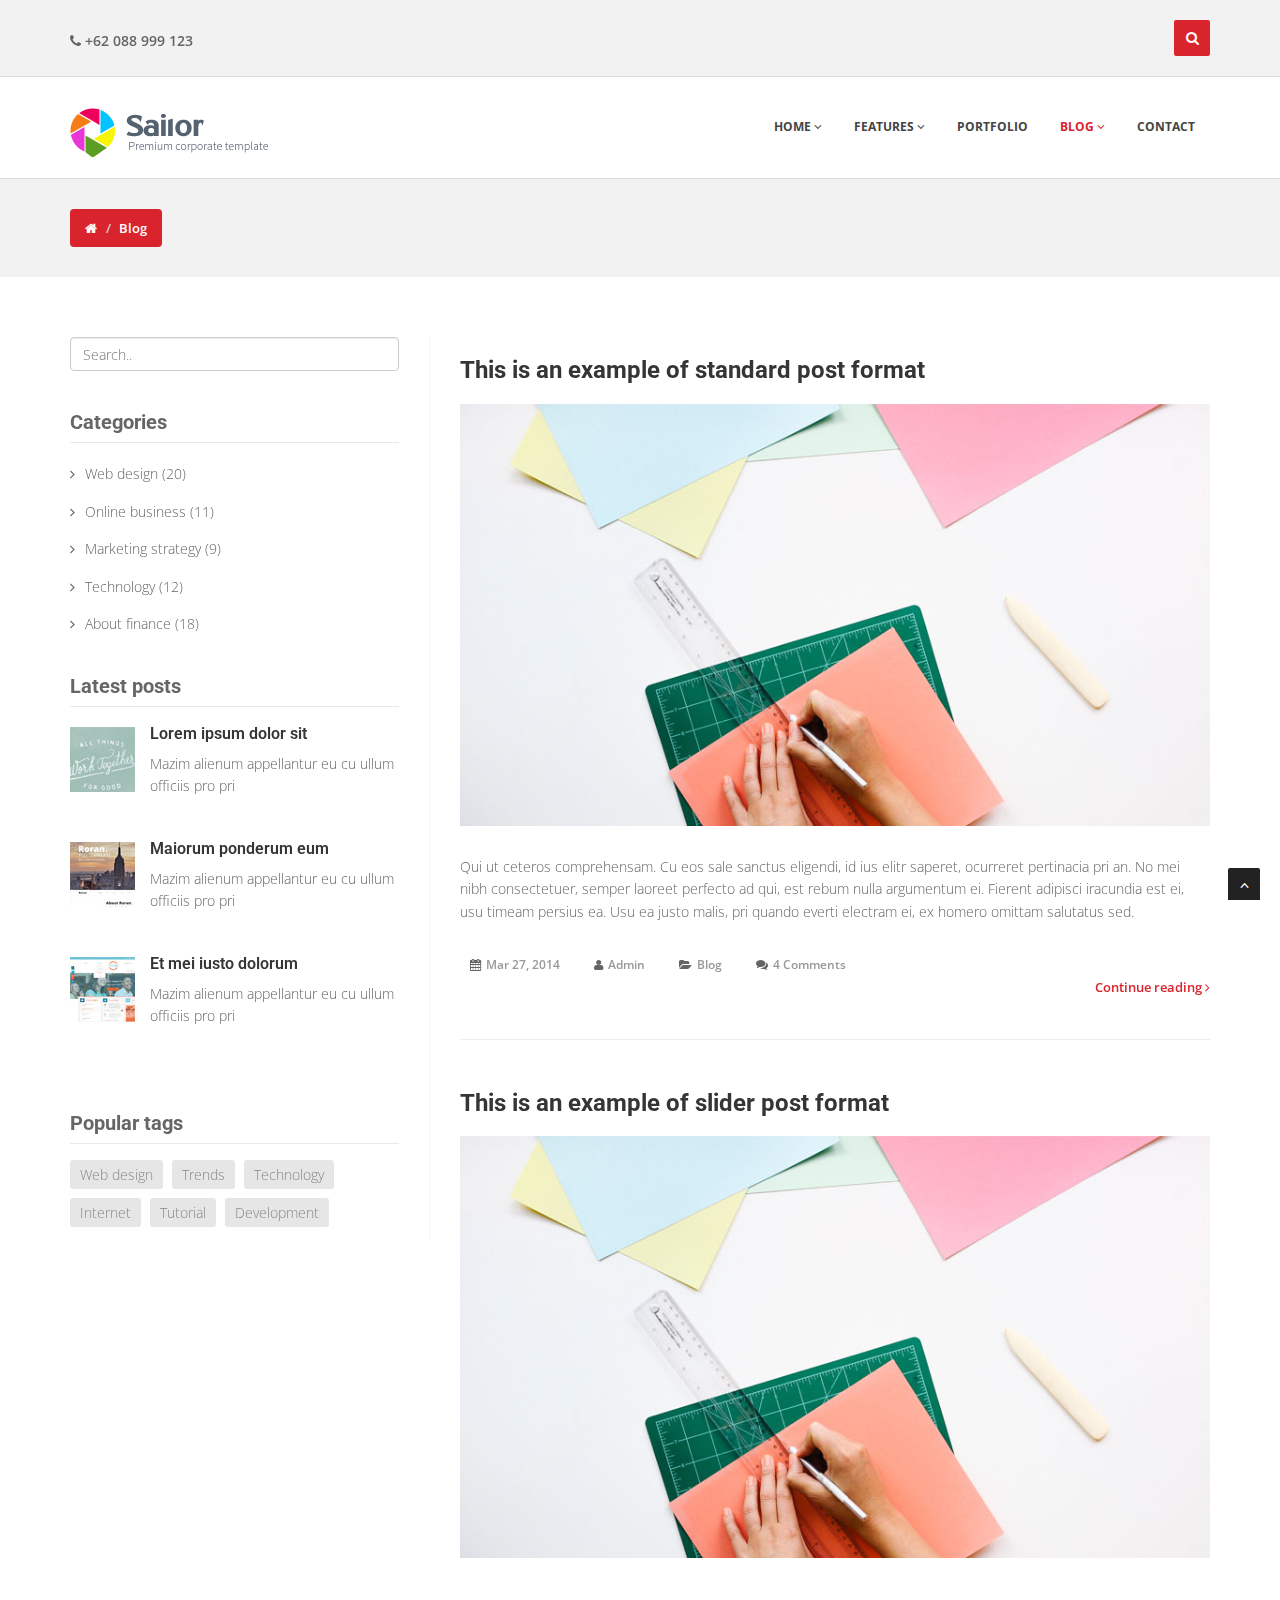
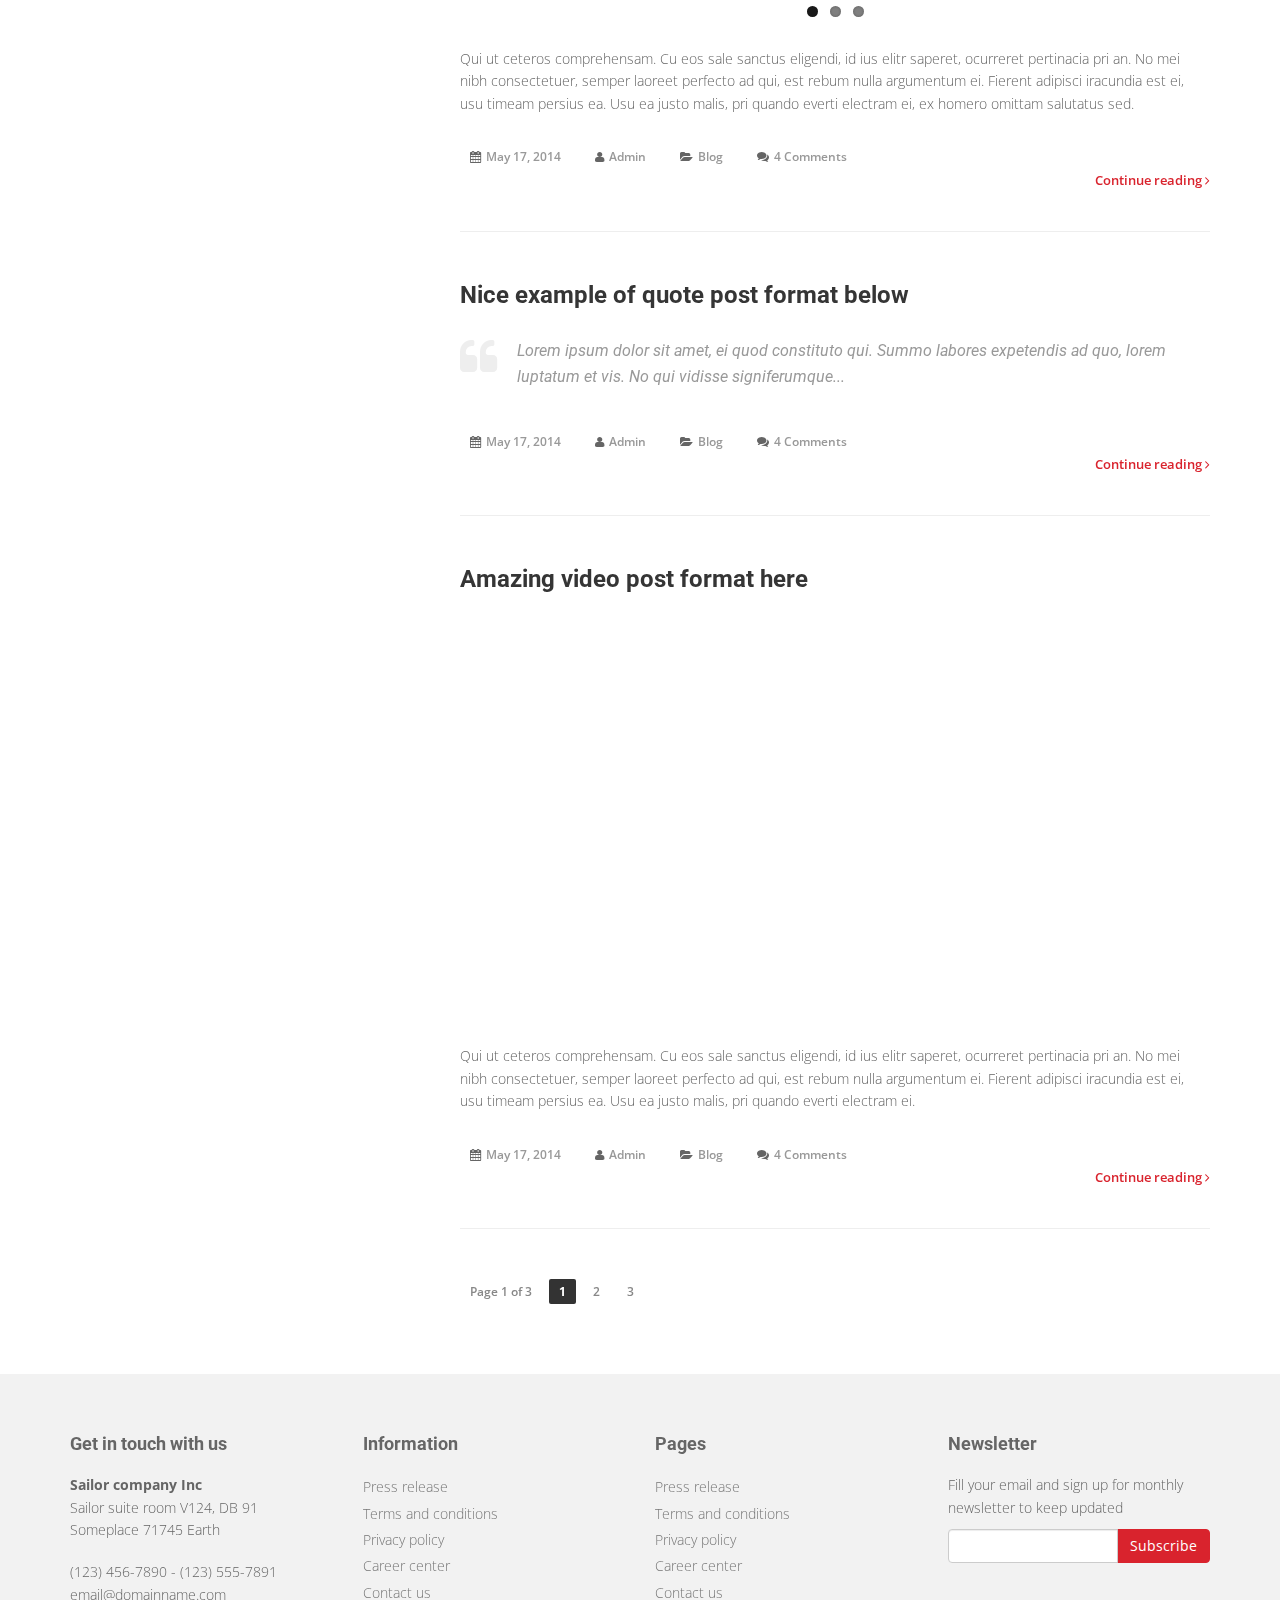
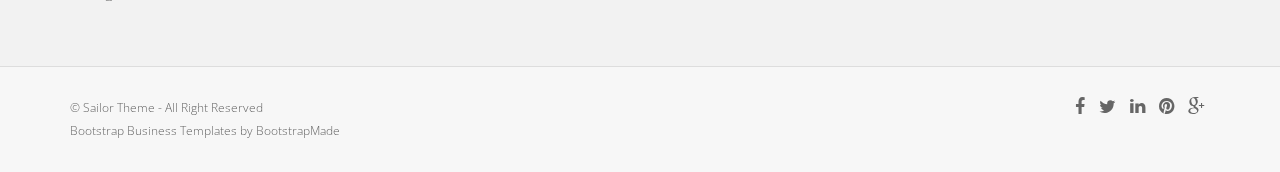
<file: blog-leftsidebar.html>
<!DOCTYPE html>
<html lang="en">

<head>
	<meta charset="utf-8">
	<title>Sailor - Bootstrap 3 corporate template</title>
	<meta name="viewport" content="width=device-width, initial-scale=1.0" />
	<meta name="description" content="Bootstrap 3 template for corporate business" />
	<!-- css -->
	<link href="css/bootstrap.min.css" rel="stylesheet" />
	<link href="plugins/flexslider/flexslider.css" rel="stylesheet" media="screen" />
	<link href="css/cubeportfolio.min.css" rel="stylesheet" />
	<link href="css/style.css" rel="stylesheet" />


	<!-- Theme skin -->
	<link id="t-colors" href="skins/default.css" rel="stylesheet" />

	<!-- boxed bg -->
	<link id="bodybg" href="bodybg/bg1.css" rel="stylesheet" type="text/css" />

	<!-- =======================================================
    Theme Name: Sailor
    Theme URL: https://bootstrapmade.com/sailor-free-bootstrap-theme/
    Author: BootstrapMade
    Author URL: https://bootstrapmade.com
	======================================================= -->

</head>

<body>

	<div id="wrapper">
		<!-- start header -->
		<header>
			<div class="top">
				<div class="container">
					<div class="row">
						<div class="col-md-6">
							<ul class="topleft-info">
								<li><i class="fa fa-phone"></i> +62 088 999 123</li>
							</ul>
						</div>
						<div class="col-md-6">
							<div id="sb-search" class="sb-search">
								<form>
									<input class="sb-search-input" placeholder="Enter your search term..." type="text" value="" name="search" id="search">
									<input class="sb-search-submit" type="submit" value="">
									<span class="sb-icon-search" title="Click to start searching"></span>
								</form>
							</div>


						</div>
					</div>
				</div>
			</div>

			<div class="navbar navbar-default navbar-static-top">
				<div class="container">
					<div class="navbar-header">
						<button type="button" class="navbar-toggle" data-toggle="collapse" data-target=".navbar-collapse">
                        <span class="icon-bar"></span>
                        <span class="icon-bar"></span>
                        <span class="icon-bar"></span>
                    </button>
						<a class="navbar-brand" href="index.html"><img src="img/logo.png" alt="" width="199" height="52" /></a>
					</div>
					<div class="navbar-collapse collapse ">
						<ul class="nav navbar-nav">
							<li class="dropdown">
								<a href="#" class="dropdown-toggle " data-toggle="dropdown" data-hover="dropdown" data-delay="0" data-close-others="false">Home <i class="fa fa-angle-down"></i></a>
								<ul class="dropdown-menu">
									<li><a href="index.html">Home slider 1</a></li>
									<li><a href="index2.html">Home slider 2</a></li>

								</ul>

							</li>
							<li class="dropdown">
								<a href="#" class="dropdown-toggle " data-toggle="dropdown" data-hover="dropdown" data-delay="0" data-close-others="false">Features <i class="fa fa-angle-down"></i></a>
								<ul class="dropdown-menu">
									<li><a href="typography.html">Typography</a></li>
									<li><a href="components.html">Components</a></li>
									<li><a href="pricing-box.html">Pricing box</a></li>
									<li class="dropdown-submenu">
										<a href="#" class="dropdown-toggle " data-toggle="dropdown" data-hover="dropdown">Pages</a>
										<ul class="dropdown-menu">
											<li><a href="fullwidth.html">Full width</a></li>
											<li><a href="right-sidebar.html">Right sidebar</a></li>
											<li><a href="left-sidebar.html">Left sidebar</a></li>
											<li><a href="comingsoon.html">Coming soon</a></li>
											<li><a href="search-result.html">Search result</a></li>
											<li><a href="404.html">404</a></li>
											<li><a href="register.html">Register</a></li>
											<li><a href="login.html">Login</a></li>
										</ul>
									</li>
								</ul>
							</li>
							<li><a href="portfolio.html">Portfolio</a></li>
							<li class="dropdown active"><a href="#" class="dropdown-toggle " data-toggle="dropdown" data-hover="dropdown" data-delay="0" data-close-others="false">Blog <i class="fa fa-angle-down"></i></a>
								<ul class="dropdown-menu">
									<li><a href="blog-rightsidebar.html">Blog right sidebar</a></li>
									<li><a href="blog-leftsidebar.html">Blog left sidebar</a></li>
									<li><a href="post-rightsidebar.html">Post right sidebar</a></li>
									<li><a href="post-leftsidebar.html">Post left sidebar</a></li>
								</ul>
							</li>
							<li><a href="contact.html">Contact</a></li>
						</ul>
					</div>
				</div>
			</div>
		</header>
		<!-- end header -->
		<section id="inner-headline">
			<div class="container">
				<div class="row">
					<div class="col-lg-12">
						<ul class="breadcrumb">
							<li><a href="#"><i class="fa fa-home"></i></a></li>
							<li class="active">Blog</li>
						</ul>
					</div>
				</div>
			</div>
		</section>

		<section id="content">
			<div class="container">
				<div class="row">

					<div class="col-lg-4">
						<aside class="left-sidebar">
							<div class="widget">
								<form role="form">
									<div class="form-group">
										<input type="text" class="form-control" id="s" placeholder="Search..">
									</div>
								</form>
							</div>
							<div class="widget">
								<h5 class="widgetheading">Categories</h5>
								<ul class="cat">
									<li><i class="fa fa-angle-right"></i><a href="#">Web design</a><span> (20)</span></li>
									<li><i class="fa fa-angle-right"></i><a href="#">Online business</a><span> (11)</span></li>
									<li><i class="fa fa-angle-right"></i><a href="#">Marketing strategy</a><span> (9)</span></li>
									<li><i class="fa fa-angle-right"></i><a href="#">Technology</a><span> (12)</span></li>
									<li><i class="fa fa-angle-right"></i><a href="#">About finance</a><span> (18)</span></li>
								</ul>
							</div>
							<div class="widget">
								<h5 class="widgetheading">Latest posts</h5>
								<ul class="recent">
									<li>
										<img src="img/dummies/blog/65x65/thumb1.jpg" class="pull-left" alt="" />
										<h6><a href="#">Lorem ipsum dolor sit</a></h6>
										<p>
											Mazim alienum appellantur eu cu ullum officiis pro pri
										</p>
									</li>
									<li>
										<a href="#"><img src="img/dummies/blog/65x65/thumb2.jpg" class="pull-left" alt="" /></a>
										<h6><a href="#">Maiorum ponderum eum</a></h6>
										<p>
											Mazim alienum appellantur eu cu ullum officiis pro pri
										</p>
									</li>
									<li>
										<a href="#"><img src="img/dummies/blog/65x65/thumb3.jpg" class="pull-left" alt="" /></a>
										<h6><a href="#">Et mei iusto dolorum</a></h6>
										<p>
											Mazim alienum appellantur eu cu ullum officiis pro pri
										</p>
									</li>
								</ul>
							</div>
							<div class="widget">
								<h5 class="widgetheading">Popular tags</h5>
								<ul class="tags">
									<li><a href="#">Web design</a></li>
									<li><a href="#">Trends</a></li>
									<li><a href="#">Technology</a></li>
									<li><a href="#">Internet</a></li>
									<li><a href="#">Tutorial</a></li>
									<li><a href="#">Development</a></li>
								</ul>
							</div>
						</aside>
					</div>

					<div class="col-lg-8">
						<article>
							<div class="post-image">
								<div class="post-heading">
									<h3><a href="#">This is an example of standard post format</a></h3>
								</div>
								<img src="img/dummies/blog/img1.jpg" alt="" class="img-responsive" />
							</div>
							<p>
								Qui ut ceteros comprehensam. Cu eos sale sanctus eligendi, id ius elitr saperet, ocurreret pertinacia pri an. No mei nibh consectetuer, semper laoreet perfecto ad qui, est rebum nulla argumentum ei. Fierent adipisci iracundia est ei, usu timeam persius
								ea. Usu ea justo malis, pri quando everti electram ei, ex homero omittam salutatus sed.
							</p>
							<div class="bottom-article">
								<ul class="meta-post">
									<li><i class="fa fa-calendar"></i><a href="#"> Mar 27, 2014</a></li>
									<li><i class="fa fa-user"></i><a href="#"> Admin</a></li>
									<li><i class="fa fa-folder-open"></i><a href="#"> Blog</a></li>
									<li><i class="fa fa-comments"></i><a href="#">4 Comments</a></li>
								</ul>
								<a href="#" class="readmore pull-right">Continue reading <i class="fa fa-angle-right"></i></a>
							</div>
						</article>

						<article>
							<div class="post-slider">
								<div class="post-heading">
									<h3><a href="#">This is an example of slider post format</a></h3>
								</div>
								<!-- start flexslider -->
								<div id="post-slider" class="postslider flexslider">
									<ul class="slides">
										<li>
											<img src="img/dummies/blog/img1.jpg" alt="" />
										</li>
										<li>
											<img src="img/dummies/blog/img2.jpg" alt="" />
										</li>
										<li>
											<img src="img/dummies/blog/img3.jpg" alt="" />
										</li>
									</ul>
								</div>
								<!-- end flexslider -->
							</div>
							<p>
								Qui ut ceteros comprehensam. Cu eos sale sanctus eligendi, id ius elitr saperet, ocurreret pertinacia pri an. No mei nibh consectetuer, semper laoreet perfecto ad qui, est rebum nulla argumentum ei. Fierent adipisci iracundia est ei, usu timeam persius
								ea. Usu ea justo malis, pri quando everti electram ei, ex homero omittam salutatus sed.
							</p>
							<div class="bottom-article">
								<ul class="meta-post">
									<li><i class="fa fa-calendar"></i><a href="#"> May 17, 2014</a></li>
									<li><i class="fa fa-user"></i><a href="#"> Admin</a></li>
									<li><i class="fa fa-folder-open"></i><a href="#"> Blog</a></li>
									<li><i class="fa fa-comments"></i><a href="#">4 Comments</a></li>
								</ul>
								<a href="#" class="readmore pull-right">Continue reading <i class="fa fa-angle-right"></i></a>
							</div>
						</article>
						<article>
							<div class="post-quote">
								<div class="post-heading">
									<h3><a href="#">Nice example of quote post format below</a></h3>
								</div>
								<blockquote>
									<i class="fa fa-quote-left"></i> Lorem ipsum dolor sit amet, ei quod constituto qui. Summo labores expetendis ad quo, lorem luptatum et vis. No qui vidisse signiferumque...
								</blockquote>
							</div>
							<div class="bottom-article">
								<ul class="meta-post">
									<li><i class="fa fa-calendar"></i><a href="#"> May 17, 2014</a></li>
									<li><i class="fa fa-user"></i><a href="#"> Admin</a></li>
									<li><i class="fa fa-folder-open"></i><a href="#"> Blog</a></li>
									<li><i class="fa fa-comments"></i><a href="#">4 Comments</a></li>
								</ul>
								<a href="#" class="readmore pull-right">Continue reading <i class="fa fa-angle-right"></i></a>
							</div>
						</article>
						<article>
							<div class="post-video">
								<div class="post-heading">
									<h3><a href="#">Amazing video post format here</a></h3>
								</div>
								<div class="video-container">
									<iframe src="http://player.vimeo.com/video/30585464?title=0&amp;byline=0">
								</iframe>
								</div>
							</div>
							<p>
								Qui ut ceteros comprehensam. Cu eos sale sanctus eligendi, id ius elitr saperet, ocurreret pertinacia pri an. No mei nibh consectetuer, semper laoreet perfecto ad qui, est rebum nulla argumentum ei. Fierent adipisci iracundia est ei, usu timeam persius
								ea. Usu ea justo malis, pri quando everti electram ei.
							</p>
							<div class="bottom-article">
								<ul class="meta-post">
									<li><i class="fa fa-calendar"></i><a href="#"> May 17, 2014</a></li>
									<li><i class="fa fa-user"></i><a href="#"> Admin</a></li>
									<li><i class="fa fa-folder-open"></i><a href="#"> Blog</a></li>
									<li><i class="fa fa-comments"></i><a href="#">4 Comments</a></li>
								</ul>
								<a href="#" class="readmore pull-right">Continue reading <i class="fa fa-angle-right"></i></a>
							</div>
						</article>
						<div id="pagination">
							<span class="all">Page 1 of 3</span>
							<span class="current">1</span>
							<a href="#" class="inactive">2</a>
							<a href="#" class="inactive">3</a>
						</div>
					</div>


				</div>
			</div>
		</section>
		<footer>
			<div class="container">
				<div class="row">
					<div class="col-sm-3 col-lg-3">
						<div class="widget">
							<h4>Get in touch with us</h4>
							<address>
					<strong>Sailor company Inc</strong><br>
					 Sailor suite room V124, DB 91<br>
					 Someplace 71745 Earth </address>
							<p>
								<i class="icon-phone"></i> (123) 456-7890 - (123) 555-7891 <br>
								<i class="icon-envelope-alt"></i> email@domainname.com
							</p>
						</div>
					</div>
					<div class="col-sm-3 col-lg-3">
						<div class="widget">
							<h4>Information</h4>
							<ul class="link-list">
								<li><a href="#">Press release</a></li>
								<li><a href="#">Terms and conditions</a></li>
								<li><a href="#">Privacy policy</a></li>
								<li><a href="#">Career center</a></li>
								<li><a href="#">Contact us</a></li>
							</ul>
						</div>

					</div>
					<div class="col-sm-3 col-lg-3">
						<div class="widget">
							<h4>Pages</h4>
							<ul class="link-list">
								<li><a href="#">Press release</a></li>
								<li><a href="#">Terms and conditions</a></li>
								<li><a href="#">Privacy policy</a></li>
								<li><a href="#">Career center</a></li>
								<li><a href="#">Contact us</a></li>
							</ul>
						</div>
					</div>
					<div class="col-sm-3 col-lg-3">
						<div class="widget">
							<h4>Newsletter</h4>
							<p>Fill your email and sign up for monthly newsletter to keep updated</p>
							<div class="form-group multiple-form-group input-group">
								<input type="email" name="email" class="form-control">
								<span class="input-group-btn">
                            <button type="button" class="btn btn-theme btn-add">Subscribe</button>
                        </span>
							</div>
						</div>
					</div>
				</div>
			</div>
			<div id="sub-footer">
				<div class="container">
					<div class="row">
						<div class="col-lg-6">
							<div class="copyright">
								<p>&copy; Sailor Theme - All Right Reserved</p>
								<div class="credits">
									<!--
                    All the links in the footer should remain intact. 
                    You can delete the links only if you purchased the pro version.
                    Licensing information: https://bootstrapmade.com/license/
                    Purchase the pro version with working PHP/AJAX contact form: https://bootstrapmade.com/buy/?theme=Sailor
                  -->
									<a href="https://bootstrapmade.com/bootstrap-business-templates/">Bootstrap Business Templates</a> by <a href="https://bootstrapmade.com/">BootstrapMade</a>
								</div>
							</div>
						</div>
						<div class="col-lg-6">
							<ul class="social-network">
								<li><a href="#" data-placement="top" title="Facebook"><i class="fa fa-facebook"></i></a></li>
								<li><a href="#" data-placement="top" title="Twitter"><i class="fa fa-twitter"></i></a></li>
								<li><a href="#" data-placement="top" title="Linkedin"><i class="fa fa-linkedin"></i></a></li>
								<li><a href="#" data-placement="top" title="Pinterest"><i class="fa fa-pinterest"></i></a></li>
								<li><a href="#" data-placement="top" title="Google plus"><i class="fa fa-google-plus"></i></a></li>
							</ul>
						</div>
					</div>
				</div>
			</div>
		</footer>
	</div>
	<a href="#" class="scrollup"><i class="fa fa-angle-up active"></i></a>
	<!-- javascript
    ================================================== -->
	<!-- Placed at the end of the document so the pages load faster -->
	<script src="js/jquery.min.js"></script>
	<script src="js/modernizr.custom.js"></script>
	<script src="js/jquery.easing.1.3.js"></script>
	<script src="js/bootstrap.min.js"></script>
	<script src="plugins/flexslider/jquery.flexslider-min.js"></script>
	<script src="plugins/flexslider/flexslider.config.js"></script>
	<script src="js/jquery.appear.js"></script>
	<script src="js/stellar.js"></script>
	<script src="js/classie.js"></script>
	<script src="js/uisearch.js"></script>
	<script src="js/jquery.cubeportfolio.min.js"></script>
	<script src="js/google-code-prettify/prettify.js"></script>
	<script src="js/animate.js"></script>
	<script src="js/custom.js"></script>

</body>

</html>
</file>
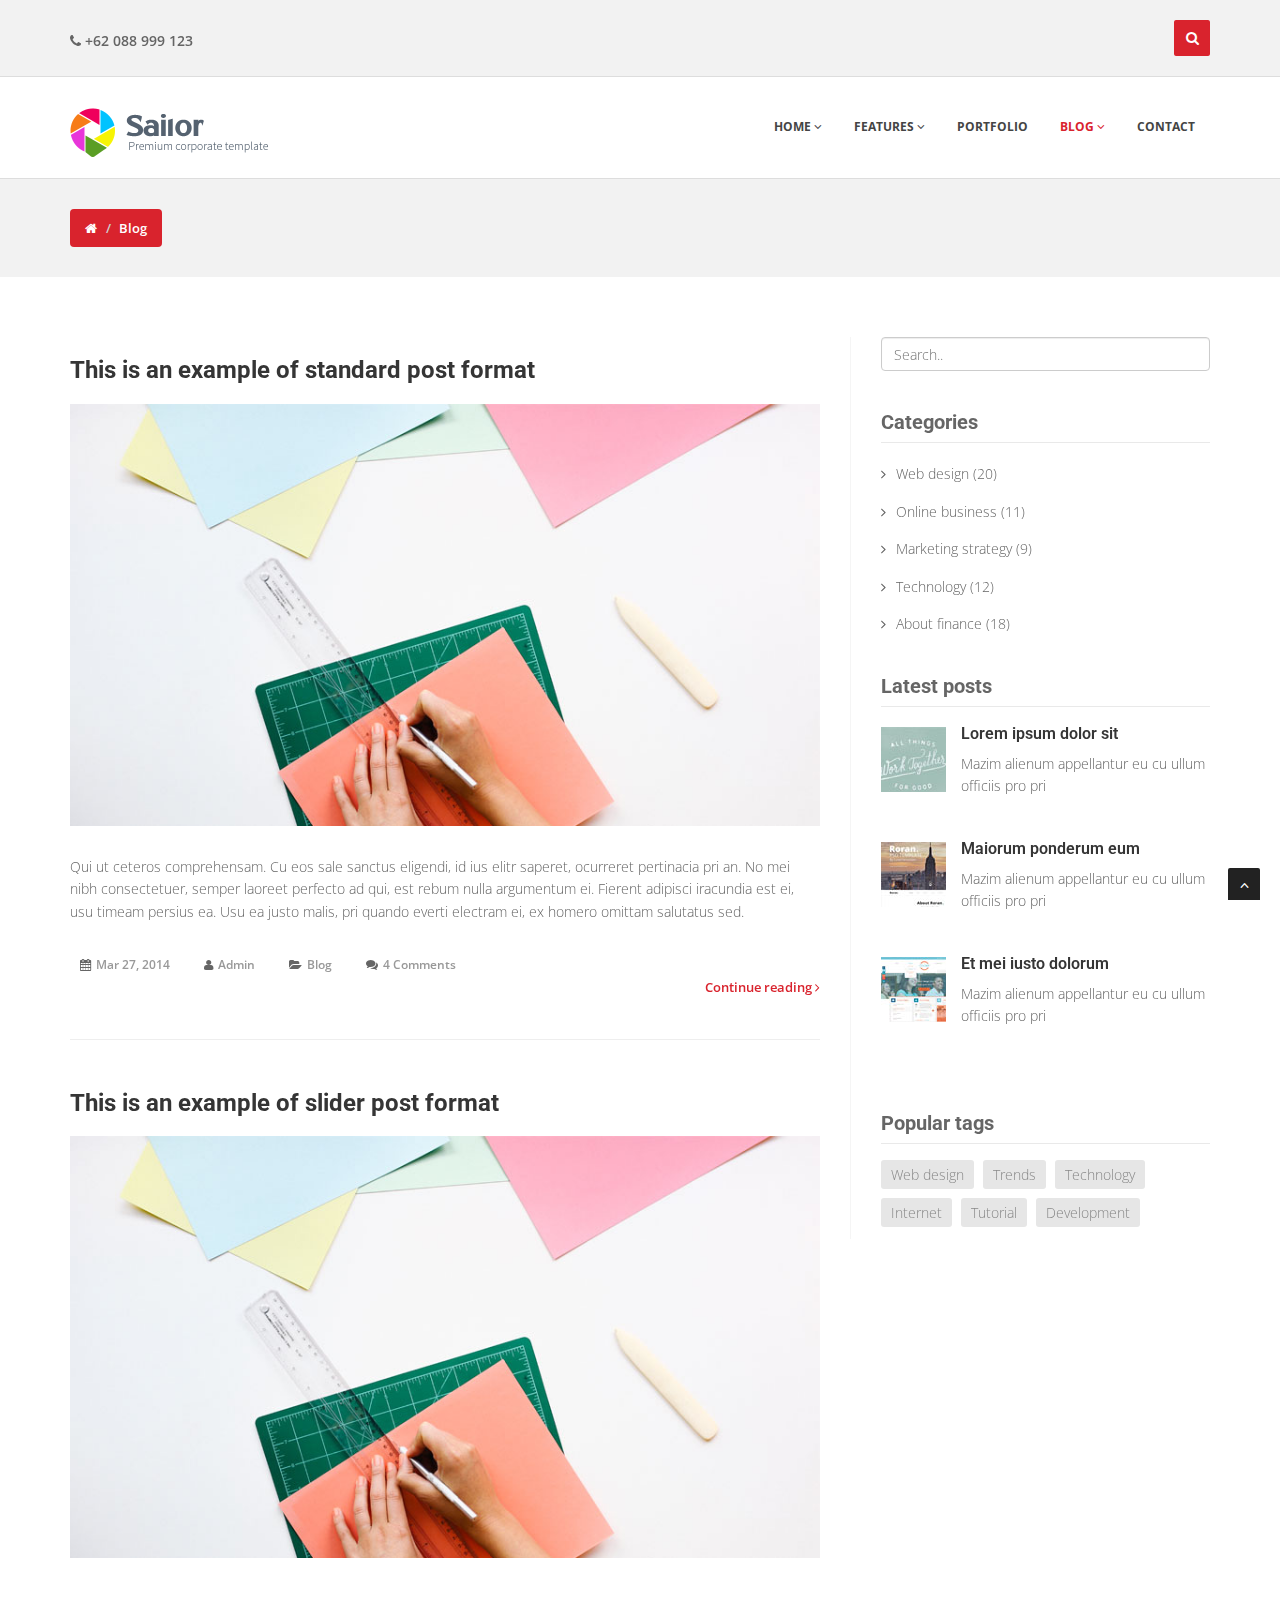
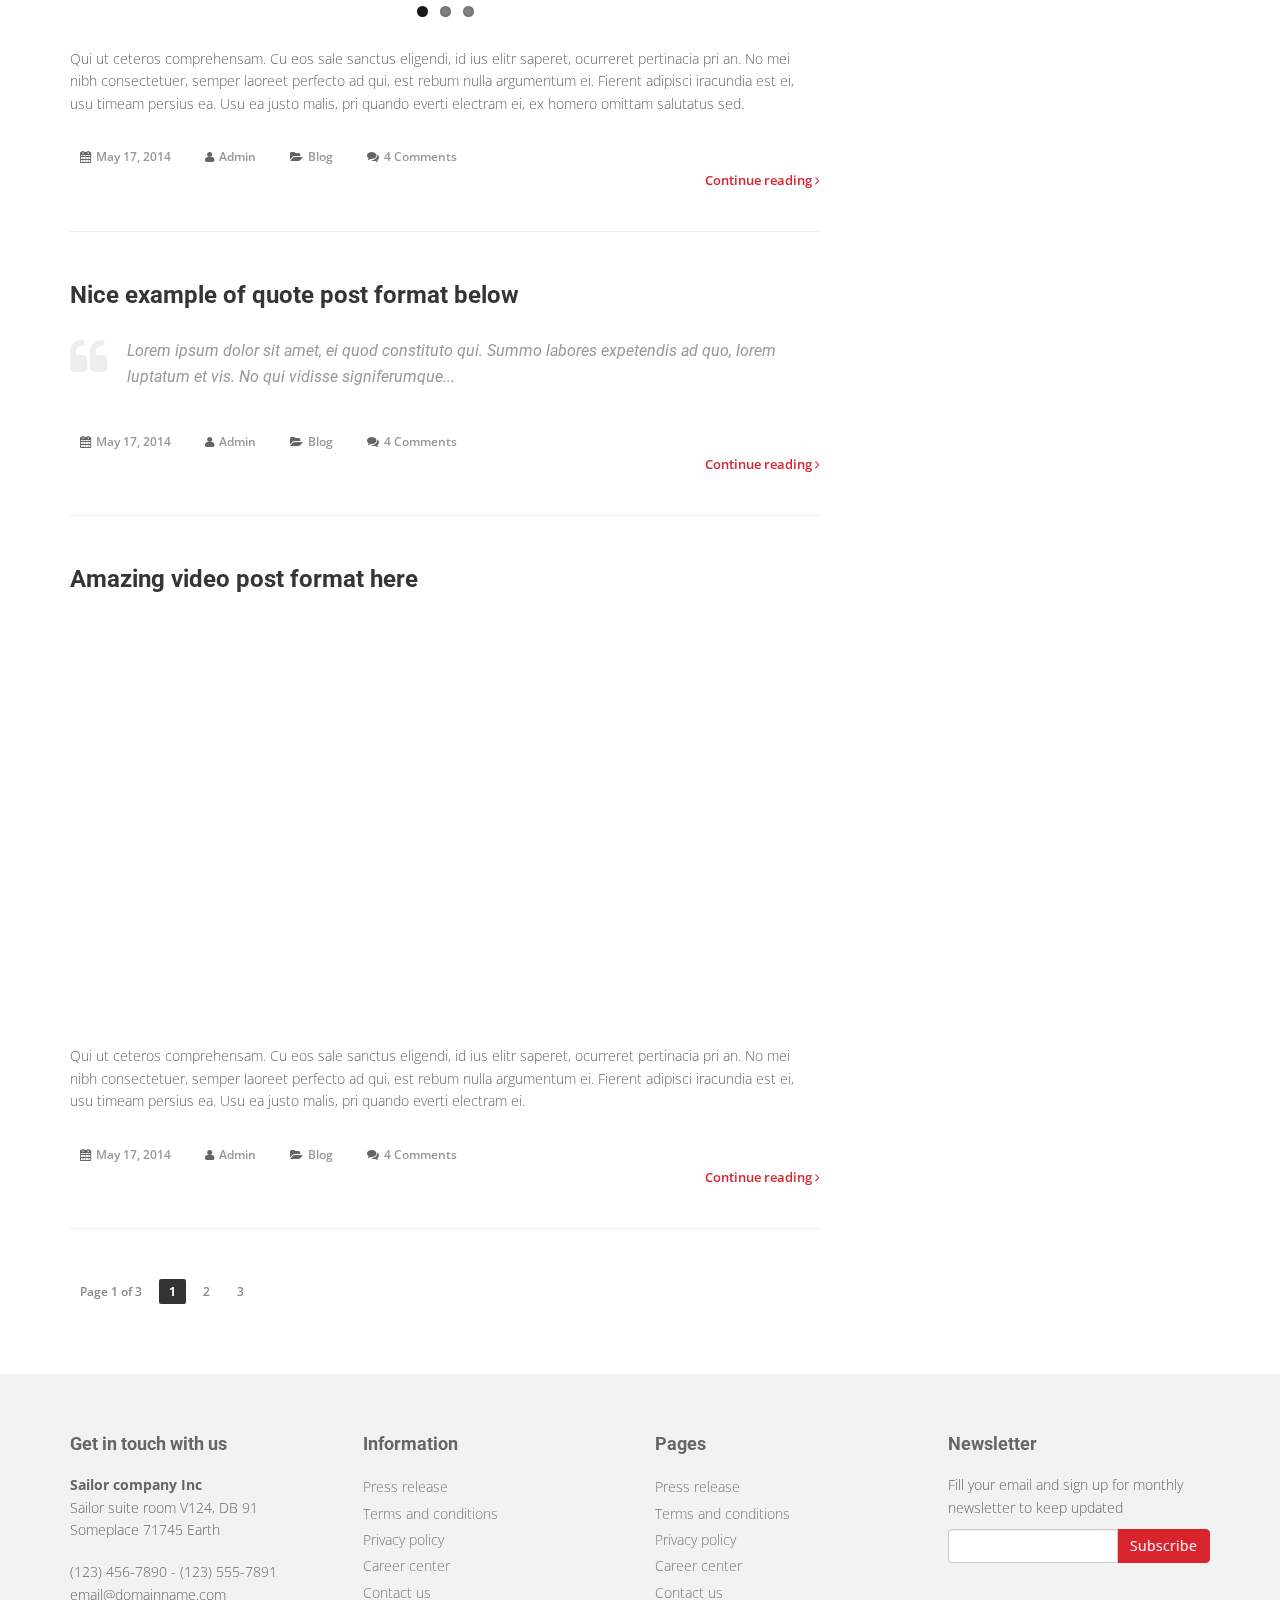
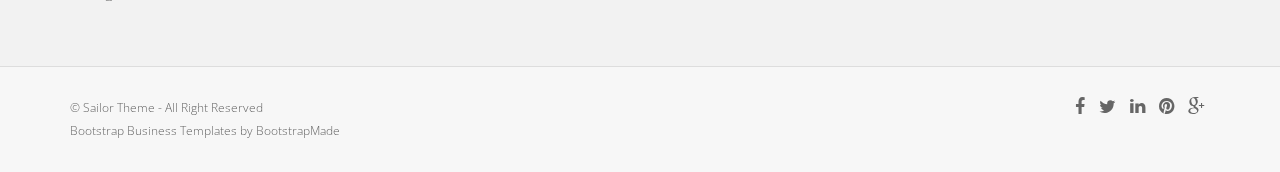
<file: blog-rightsidebar.html>
<!DOCTYPE html>
<html lang="en">

<head>
	<meta charset="utf-8">
	<title>Sailor - Bootstrap 3 corporate template</title>
	<meta name="viewport" content="width=device-width, initial-scale=1.0" />
	<meta name="description" content="Bootstrap 3 template for corporate business" />
	<!-- css -->
	<link href="css/bootstrap.min.css" rel="stylesheet" />
	<link href="plugins/flexslider/flexslider.css" rel="stylesheet" media="screen" />
	<link href="css/cubeportfolio.min.css" rel="stylesheet" />
	<link href="css/style.css" rel="stylesheet" />

	<!-- Theme skin -->
	<link id="t-colors" href="skins/default.css" rel="stylesheet" />

	<!-- boxed bg -->
	<link id="bodybg" href="bodybg/bg1.css" rel="stylesheet" type="text/css" />

	<!-- =======================================================
    Theme Name: Sailor
    Theme URL: https://bootstrapmade.com/sailor-free-bootstrap-theme/
    Author: BootstrapMade
    Author URL: https://bootstrapmade.com
	======================================================= -->

</head>

<body>


	<div id="wrapper">
		<!-- start header -->
		<header>
			<div class="top">
				<div class="container">
					<div class="row">
						<div class="col-md-6">
							<ul class="topleft-info">
								<li><i class="fa fa-phone"></i> +62 088 999 123</li>
							</ul>
						</div>
						<div class="col-md-6">
							<div id="sb-search" class="sb-search">
								<form>
									<input class="sb-search-input" placeholder="Enter your search term..." type="text" value="" name="search" id="search">
									<input class="sb-search-submit" type="submit" value="">
									<span class="sb-icon-search" title="Click to start searching"></span>
								</form>
							</div>


						</div>
					</div>
				</div>
			</div>

			<div class="navbar navbar-default navbar-static-top">
				<div class="container">
					<div class="navbar-header">
						<button type="button" class="navbar-toggle" data-toggle="collapse" data-target=".navbar-collapse">
                        <span class="icon-bar"></span>
                        <span class="icon-bar"></span>
                        <span class="icon-bar"></span>
                    </button>
						<a class="navbar-brand" href="index.html"><img src="img/logo.png" alt="" width="199" height="52" /></a>
					</div>
					<div class="navbar-collapse collapse ">
						<ul class="nav navbar-nav">
							<li class="dropdown">
								<a href="#" class="dropdown-toggle " data-toggle="dropdown" data-hover="dropdown" data-delay="0" data-close-others="false">Home <i class="fa fa-angle-down"></i></a>
								<ul class="dropdown-menu">
									<li><a href="index.html">Home slider 1</a></li>
									<li><a href="index2.html">Home slider 2</a></li>

								</ul>

							</li>
							<li class="dropdown">
								<a href="#" class="dropdown-toggle " data-toggle="dropdown" data-hover="dropdown" data-delay="0" data-close-others="false">Features <i class="fa fa-angle-down"></i></a>
								<ul class="dropdown-menu">
									<li><a href="typography.html">Typography</a></li>
									<li><a href="components.html">Components</a></li>
									<li><a href="pricing-box.html">Pricing box</a></li>
									<li class="dropdown-submenu">
										<a href="#" class="dropdown-toggle " data-toggle="dropdown" data-hover="dropdown">Pages</a>
										<ul class="dropdown-menu">
											<li><a href="fullwidth.html">Full width</a></li>
											<li><a href="right-sidebar.html">Right sidebar</a></li>
											<li><a href="left-sidebar.html">Left sidebar</a></li>
											<li><a href="comingsoon.html">Coming soon</a></li>
											<li><a href="search-result.html">Search result</a></li>
											<li><a href="404.html">404</a></li>
											<li><a href="register.html">Register</a></li>
											<li><a href="login.html">Login</a></li>
										</ul>
									</li>
								</ul>
							</li>
							<li><a href="portfolio.html">Portfolio</a></li>
							<li class="dropdown active"><a href="#" class="dropdown-toggle " data-toggle="dropdown" data-hover="dropdown" data-delay="0" data-close-others="false">Blog <i class="fa fa-angle-down"></i></a>
								<ul class="dropdown-menu">
									<li><a href="blog-rightsidebar.html">Blog right sidebar</a></li>
									<li><a href="blog-leftsidebar.html">Blog left sidebar</a></li>
									<li><a href="post-rightsidebar.html">Post right sidebar</a></li>
									<li><a href="post-leftsidebar.html">Post left sidebar</a></li>
								</ul>
							</li>
							<li><a href="contact.html">Contact</a></li>
						</ul>
					</div>
				</div>
			</div>
		</header>
		<!-- end header -->
		<section id="inner-headline">
			<div class="container">
				<div class="row">
					<div class="col-lg-12">
						<ul class="breadcrumb">
							<li><a href="#"><i class="fa fa-home"></i></a></li>
							<li class="active">Blog</li>
						</ul>
					</div>
				</div>
			</div>
		</section>

		<section id="content">
			<div class="container">
				<div class="row">
					<div class="col-lg-8">
						<article>
							<div class="post-image">
								<div class="post-heading">
									<h3><a href="#">This is an example of standard post format</a></h3>
								</div>
								<img src="img/dummies/blog/img1.jpg" alt="" class="img-responsive" />
							</div>
							<p>
								Qui ut ceteros comprehensam. Cu eos sale sanctus eligendi, id ius elitr saperet, ocurreret pertinacia pri an. No mei nibh consectetuer, semper laoreet perfecto ad qui, est rebum nulla argumentum ei. Fierent adipisci iracundia est ei, usu timeam persius
								ea. Usu ea justo malis, pri quando everti electram ei, ex homero omittam salutatus sed.
							</p>
							<div class="bottom-article">
								<ul class="meta-post">
									<li><i class="fa fa-calendar"></i><a href="#"> Mar 27, 2014</a></li>
									<li><i class="fa fa-user"></i><a href="#"> Admin</a></li>
									<li><i class="fa fa-folder-open"></i><a href="#"> Blog</a></li>
									<li><i class="fa fa-comments"></i><a href="#">4 Comments</a></li>
								</ul>
								<a href="#" class="readmore pull-right">Continue reading <i class="fa fa-angle-right"></i></a>
							</div>
						</article>

						<article>
							<div class="post-slider">
								<div class="post-heading">
									<h3><a href="#">This is an example of slider post format</a></h3>
								</div>
								<!-- start flexslider -->
								<div id="post-slider" class="postslider flexslider">
									<ul class="slides">
										<li>
											<img src="img/dummies/blog/img1.jpg" alt="" />
										</li>
										<li>
											<img src="img/dummies/blog/img2.jpg" alt="" />
										</li>
										<li>
											<img src="img/dummies/blog/img3.jpg" alt="" />
										</li>
									</ul>
								</div>
								<!-- end flexslider -->
							</div>
							<p>
								Qui ut ceteros comprehensam. Cu eos sale sanctus eligendi, id ius elitr saperet, ocurreret pertinacia pri an. No mei nibh consectetuer, semper laoreet perfecto ad qui, est rebum nulla argumentum ei. Fierent adipisci iracundia est ei, usu timeam persius
								ea. Usu ea justo malis, pri quando everti electram ei, ex homero omittam salutatus sed.
							</p>
							<div class="bottom-article">
								<ul class="meta-post">
									<li><i class="fa fa-calendar"></i><a href="#"> May 17, 2014</a></li>
									<li><i class="fa fa-user"></i><a href="#"> Admin</a></li>
									<li><i class="fa fa-folder-open"></i><a href="#"> Blog</a></li>
									<li><i class="fa fa-comments"></i><a href="#">4 Comments</a></li>
								</ul>
								<a href="#" class="readmore pull-right">Continue reading <i class="fa fa-angle-right"></i></a>
							</div>
						</article>
						<article>
							<div class="post-quote">
								<div class="post-heading">
									<h3><a href="#">Nice example of quote post format below</a></h3>
								</div>
								<blockquote>
									<i class="fa fa-quote-left"></i> Lorem ipsum dolor sit amet, ei quod constituto qui. Summo labores expetendis ad quo, lorem luptatum et vis. No qui vidisse signiferumque...
								</blockquote>
							</div>
							<div class="bottom-article">
								<ul class="meta-post">
									<li><i class="fa fa-calendar"></i><a href="#"> May 17, 2014</a></li>
									<li><i class="fa fa-user"></i><a href="#"> Admin</a></li>
									<li><i class="fa fa-folder-open"></i><a href="#"> Blog</a></li>
									<li><i class="fa fa-comments"></i><a href="#">4 Comments</a></li>
								</ul>
								<a href="#" class="readmore pull-right">Continue reading <i class="fa fa-angle-right"></i></a>
							</div>
						</article>
						<article>
							<div class="post-video">
								<div class="post-heading">
									<h3><a href="#">Amazing video post format here</a></h3>
								</div>
								<div class="video-container">
									<iframe src="http://player.vimeo.com/video/30585464?title=0&amp;byline=0">
								</iframe>
								</div>
							</div>
							<p>
								Qui ut ceteros comprehensam. Cu eos sale sanctus eligendi, id ius elitr saperet, ocurreret pertinacia pri an. No mei nibh consectetuer, semper laoreet perfecto ad qui, est rebum nulla argumentum ei. Fierent adipisci iracundia est ei, usu timeam persius
								ea. Usu ea justo malis, pri quando everti electram ei.
							</p>
							<div class="bottom-article">
								<ul class="meta-post">
									<li><i class="fa fa-calendar"></i><a href="#"> May 17, 2014</a></li>
									<li><i class="fa fa-user"></i><a href="#"> Admin</a></li>
									<li><i class="fa fa-folder-open"></i><a href="#"> Blog</a></li>
									<li><i class="fa fa-comments"></i><a href="#">4 Comments</a></li>
								</ul>
								<a href="#" class="readmore pull-right">Continue reading <i class="fa fa-angle-right"></i></a>
							</div>
						</article>
						<div id="pagination">
							<span class="all">Page 1 of 3</span>
							<span class="current">1</span>
							<a href="#" class="inactive">2</a>
							<a href="#" class="inactive">3</a>
						</div>
						<div class="clear"></div>
					</div>
					<div class="col-lg-4">
						<aside class="right-sidebar">
							<div class="widget">
								<form role="form">
									<div class="form-group">
										<input type="text" class="form-control" id="s" placeholder="Search..">
									</div>
								</form>
							</div>
							<div class="widget">
								<h5 class="widgetheading">Categories</h5>
								<ul class="cat">
									<li><i class="fa fa-angle-right"></i><a href="#">Web design</a><span> (20)</span></li>
									<li><i class="fa fa-angle-right"></i><a href="#">Online business</a><span> (11)</span></li>
									<li><i class="fa fa-angle-right"></i><a href="#">Marketing strategy</a><span> (9)</span></li>
									<li><i class="fa fa-angle-right"></i><a href="#">Technology</a><span> (12)</span></li>
									<li><i class="fa fa-angle-right"></i><a href="#">About finance</a><span> (18)</span></li>
								</ul>
							</div>
							<div class="widget">
								<h5 class="widgetheading">Latest posts</h5>
								<ul class="recent">
									<li>
										<img src="img/dummies/blog/65x65/thumb1.jpg" class="pull-left" alt="" />
										<h6><a href="#">Lorem ipsum dolor sit</a></h6>
										<p>
											Mazim alienum appellantur eu cu ullum officiis pro pri
										</p>
									</li>
									<li>
										<a href="#"><img src="img/dummies/blog/65x65/thumb2.jpg" class="pull-left" alt="" /></a>
										<h6><a href="#">Maiorum ponderum eum</a></h6>
										<p>
											Mazim alienum appellantur eu cu ullum officiis pro pri
										</p>
									</li>
									<li>
										<a href="#"><img src="img/dummies/blog/65x65/thumb3.jpg" class="pull-left" alt="" /></a>
										<h6><a href="#">Et mei iusto dolorum</a></h6>
										<p>
											Mazim alienum appellantur eu cu ullum officiis pro pri
										</p>
									</li>
								</ul>
							</div>
							<div class="widget">
								<h5 class="widgetheading">Popular tags</h5>
								<ul class="tags">
									<li><a href="#">Web design</a></li>
									<li><a href="#">Trends</a></li>
									<li><a href="#">Technology</a></li>
									<li><a href="#">Internet</a></li>
									<li><a href="#">Tutorial</a></li>
									<li><a href="#">Development</a></li>
								</ul>
							</div>
						</aside>
					</div>
				</div>
			</div>
		</section>
		<footer>
			<div class="container">
				<div class="row">
					<div class="col-sm-3 col-lg-3">
						<div class="widget">
							<h4>Get in touch with us</h4>
							<address>
					<strong>Sailor company Inc</strong><br>
					 Sailor suite room V124, DB 91<br>
					 Someplace 71745 Earth </address>
							<p>
								<i class="icon-phone"></i> (123) 456-7890 - (123) 555-7891 <br>
								<i class="icon-envelope-alt"></i> email@domainname.com
							</p>
						</div>
					</div>
					<div class="col-sm-3 col-lg-3">
						<div class="widget">
							<h4>Information</h4>
							<ul class="link-list">
								<li><a href="#">Press release</a></li>
								<li><a href="#">Terms and conditions</a></li>
								<li><a href="#">Privacy policy</a></li>
								<li><a href="#">Career center</a></li>
								<li><a href="#">Contact us</a></li>
							</ul>
						</div>

					</div>
					<div class="col-sm-3 col-lg-3">
						<div class="widget">
							<h4>Pages</h4>
							<ul class="link-list">
								<li><a href="#">Press release</a></li>
								<li><a href="#">Terms and conditions</a></li>
								<li><a href="#">Privacy policy</a></li>
								<li><a href="#">Career center</a></li>
								<li><a href="#">Contact us</a></li>
							</ul>
						</div>
					</div>
					<div class="col-sm-3 col-lg-3">
						<div class="widget">
							<h4>Newsletter</h4>
							<p>Fill your email and sign up for monthly newsletter to keep updated</p>
							<div class="form-group multiple-form-group input-group">
								<input type="email" name="email" class="form-control">
								<span class="input-group-btn">
                            <button type="button" class="btn btn-theme btn-add">Subscribe</button>
                        </span>
							</div>
						</div>
					</div>
				</div>
			</div>
			<div id="sub-footer">
				<div class="container">
					<div class="row">
						<div class="col-lg-6">
							<div class="copyright">
								<p>&copy; Sailor Theme - All Right Reserved</p>
								<div class="credits">
									<!--
                    All the links in the footer should remain intact. 
                    You can delete the links only if you purchased the pro version.
                    Licensing information: https://bootstrapmade.com/license/
                    Purchase the pro version with working PHP/AJAX contact form: https://bootstrapmade.com/buy/?theme=Sailor
                  -->
									<a href="https://bootstrapmade.com/bootstrap-business-templates/">Bootstrap Business Templates</a> by <a href="https://bootstrapmade.com/">BootstrapMade</a>
								</div>
							</div>
						</div>
						<div class="col-lg-6">
							<ul class="social-network">
								<li><a href="#" data-placement="top" title="Facebook"><i class="fa fa-facebook"></i></a></li>
								<li><a href="#" data-placement="top" title="Twitter"><i class="fa fa-twitter"></i></a></li>
								<li><a href="#" data-placement="top" title="Linkedin"><i class="fa fa-linkedin"></i></a></li>
								<li><a href="#" data-placement="top" title="Pinterest"><i class="fa fa-pinterest"></i></a></li>
								<li><a href="#" data-placement="top" title="Google plus"><i class="fa fa-google-plus"></i></a></li>
							</ul>
						</div>
					</div>
				</div>
			</div>
		</footer>
	</div>
	<a href="#" class="scrollup"><i class="fa fa-angle-up active"></i></a>
	<!-- javascript
    ================================================== -->
	<!-- Placed at the end of the document so the pages load faster -->
	<script src="js/jquery.min.js"></script>
	<script src="js/modernizr.custom.js"></script>
	<script src="js/jquery.easing.1.3.js"></script>
	<script src="js/bootstrap.min.js"></script>
	<script src="plugins/flexslider/jquery.flexslider-min.js"></script>
	<script src="plugins/flexslider/flexslider.config.js"></script>
	<script src="js/jquery.appear.js"></script>
	<script src="js/stellar.js"></script>
	<script src="js/classie.js"></script>
	<script src="js/uisearch.js"></script>
	<script src="js/jquery.cubeportfolio.min.js"></script>
	<script src="js/google-code-prettify/prettify.js"></script>
	<script src="js/animate.js"></script>
	<script src="js/custom.js"></script>


</body>

</html>
</file>
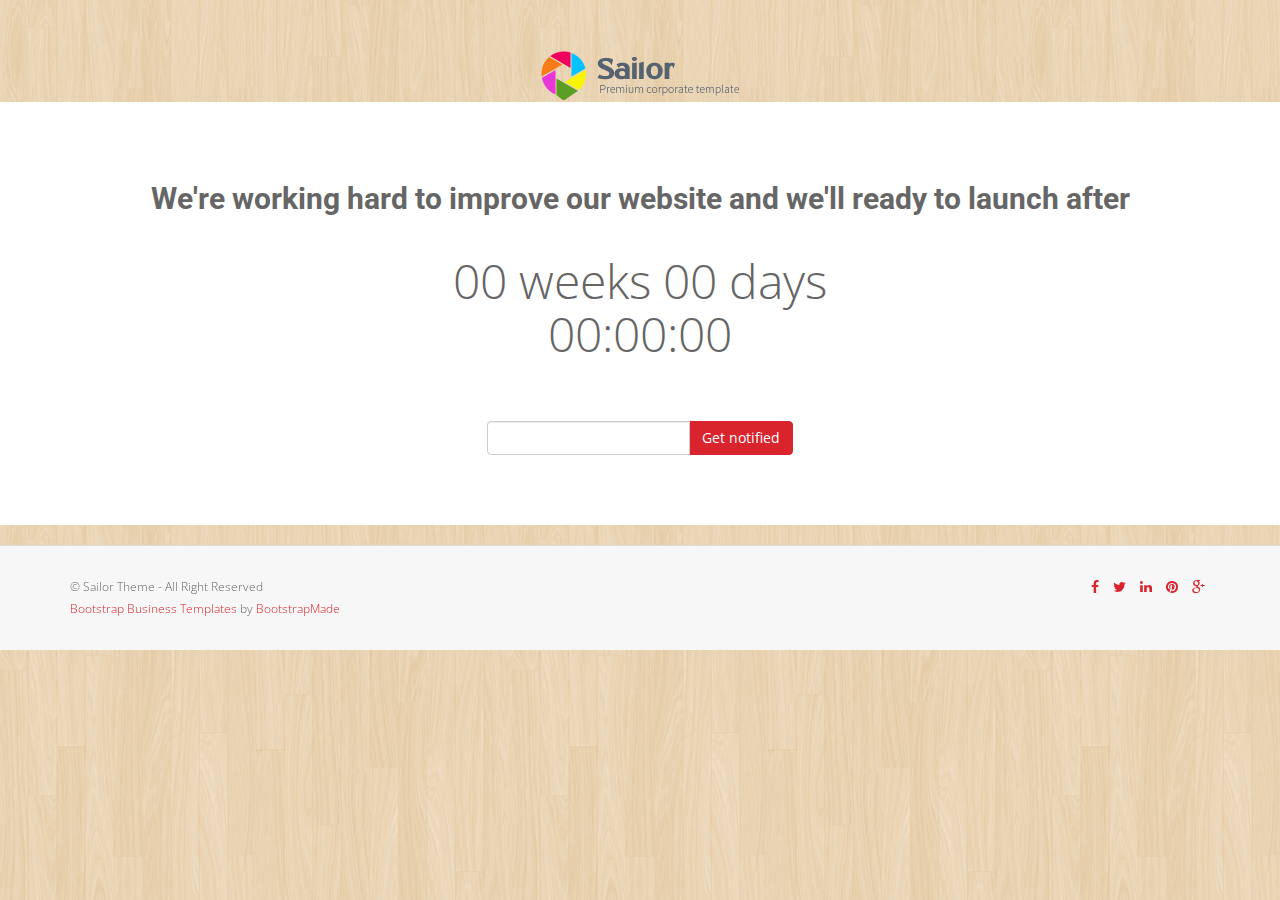
<file: comingsoon.html>
<!DOCTYPE html>
<html lang="en">

<head>
	<meta charset="utf-8">
	<title>Sailor - Bootstrap 3 corporate template</title>
	<meta name="viewport" content="width=device-width, initial-scale=1.0" />
	<meta name="description" content="Bootstrap 3 template for corporate business" />
	<!-- css -->
	<link href="css/bootstrap.min.css" rel="stylesheet" />
	<link href="css/cubeportfolio.min.css" rel="stylesheet" />
	<link href="css/style.css" rel="stylesheet" />

	<!-- Theme skin -->
	<link id="t-colors" href="skins/default.css" rel="stylesheet" />

	<!-- boxed bg -->
	<link id="bodybg" href="bodybg/bg1.css" rel="stylesheet" type="text/css" />

	<!-- =======================================================
    Theme Name: Sailor
    Theme URL: https://bootstrapmade.com/sailor-free-bootstrap-theme/
    Author: BootstrapMade
    Author URL: https://bootstrapmade.com
	======================================================= -->

</head>

<body>


	<div id="wrapper">
		<!-- start header -->
		<header>
			<div class="text-center margintop50">
				<a href="index.html"><img src="img/logo.png" alt="" width="199" height="52" /></a>
			</div>

		</header>
		<!-- end header -->

		<section id="content">
			<div class="container">
				<div class="row">
					<div class="col-lg-12">
						<div class="text-center">
							<h2>We're working hard to improve our website and we'll ready to launch after</h2>
							<div id="countdown"></div>
							<form class="form-inline signup" role="form">
								<div class="form-group multiple-form-group input-group">
									<input type="email" name="email" class="form-control">
									<span class="input-group-btn">
                            <button type="button" class="btn btn-theme btn-add">Get notified</button>
                        </span>
								</div>
							</form>
						</div>
					</div>
				</div>
			</div>
		</section>

		<div id="sub-footer">
			<div class="container">
				<div class="row">
					<div class="col-lg-6">
						<div class="copyright">
							<p>&copy; Sailor Theme - All Right Reserved</p>
							<div class="credits">
									<!--
                    All the links in the footer should remain intact. 
                    You can delete the links only if you purchased the pro version.
                    Licensing information: https://bootstrapmade.com/license/
                    Purchase the pro version with working PHP/AJAX contact form: https://bootstrapmade.com/buy/?theme=Sailor
                  -->
									<a href="https://bootstrapmade.com/bootstrap-business-templates/">Bootstrap Business Templates</a> by <a href="https://bootstrapmade.com/">BootstrapMade</a>
								</div>
						</div>
					</div>
					<div class="col-lg-6">
						<ul class="social-network">
							<li><a href="#" data-placement="top" title="Facebook"><i class="fa fa-facebook"></i></a></li>
							<li><a href="#" data-placement="top" title="Twitter"><i class="fa fa-twitter"></i></a></li>
							<li><a href="#" data-placement="top" title="Linkedin"><i class="fa fa-linkedin"></i></a></li>
							<li><a href="#" data-placement="top" title="Pinterest"><i class="fa fa-pinterest"></i></a></li>
							<li><a href="#" data-placement="top" title="Google plus"><i class="fa fa-google-plus"></i></a></li>
						</ul>
					</div>
				</div>
			</div>
		</div>

	</div>

	<!-- javascript
    ================================================== -->
	<!-- Placed at the end of the document so the pages load faster -->
	<script src="js/jquery.min.js"></script>
	<script src="js/modernizr.custom.js"></script>
	<script src="js/jquery.easing.1.3.js"></script>
	<script src="js/bootstrap.min.js"></script>
	<script src="js/jquery.appear.js"></script>
	<script src="js/stellar.js"></script>
	<script src="js/classie.js"></script>
	<script src="js/uisearch.js"></script>
	<script src="js/jquery.cubeportfolio.min.js"></script>
	<script src="js/google-code-prettify/prettify.js"></script>
	<script src="js/animate.js"></script>
	<script src="js/jquery.countdown.min.js"></script>
	<script src="js/custom.js"></script>
	<script type="text/javascript">
		$('#countdown').countdown('2015/01/01', function(event) {
			$(this).html(event.strftime('%w weeks %d days <br /> %H:%M:%S'));
		});
	</script>


</body>

</html>
</file>
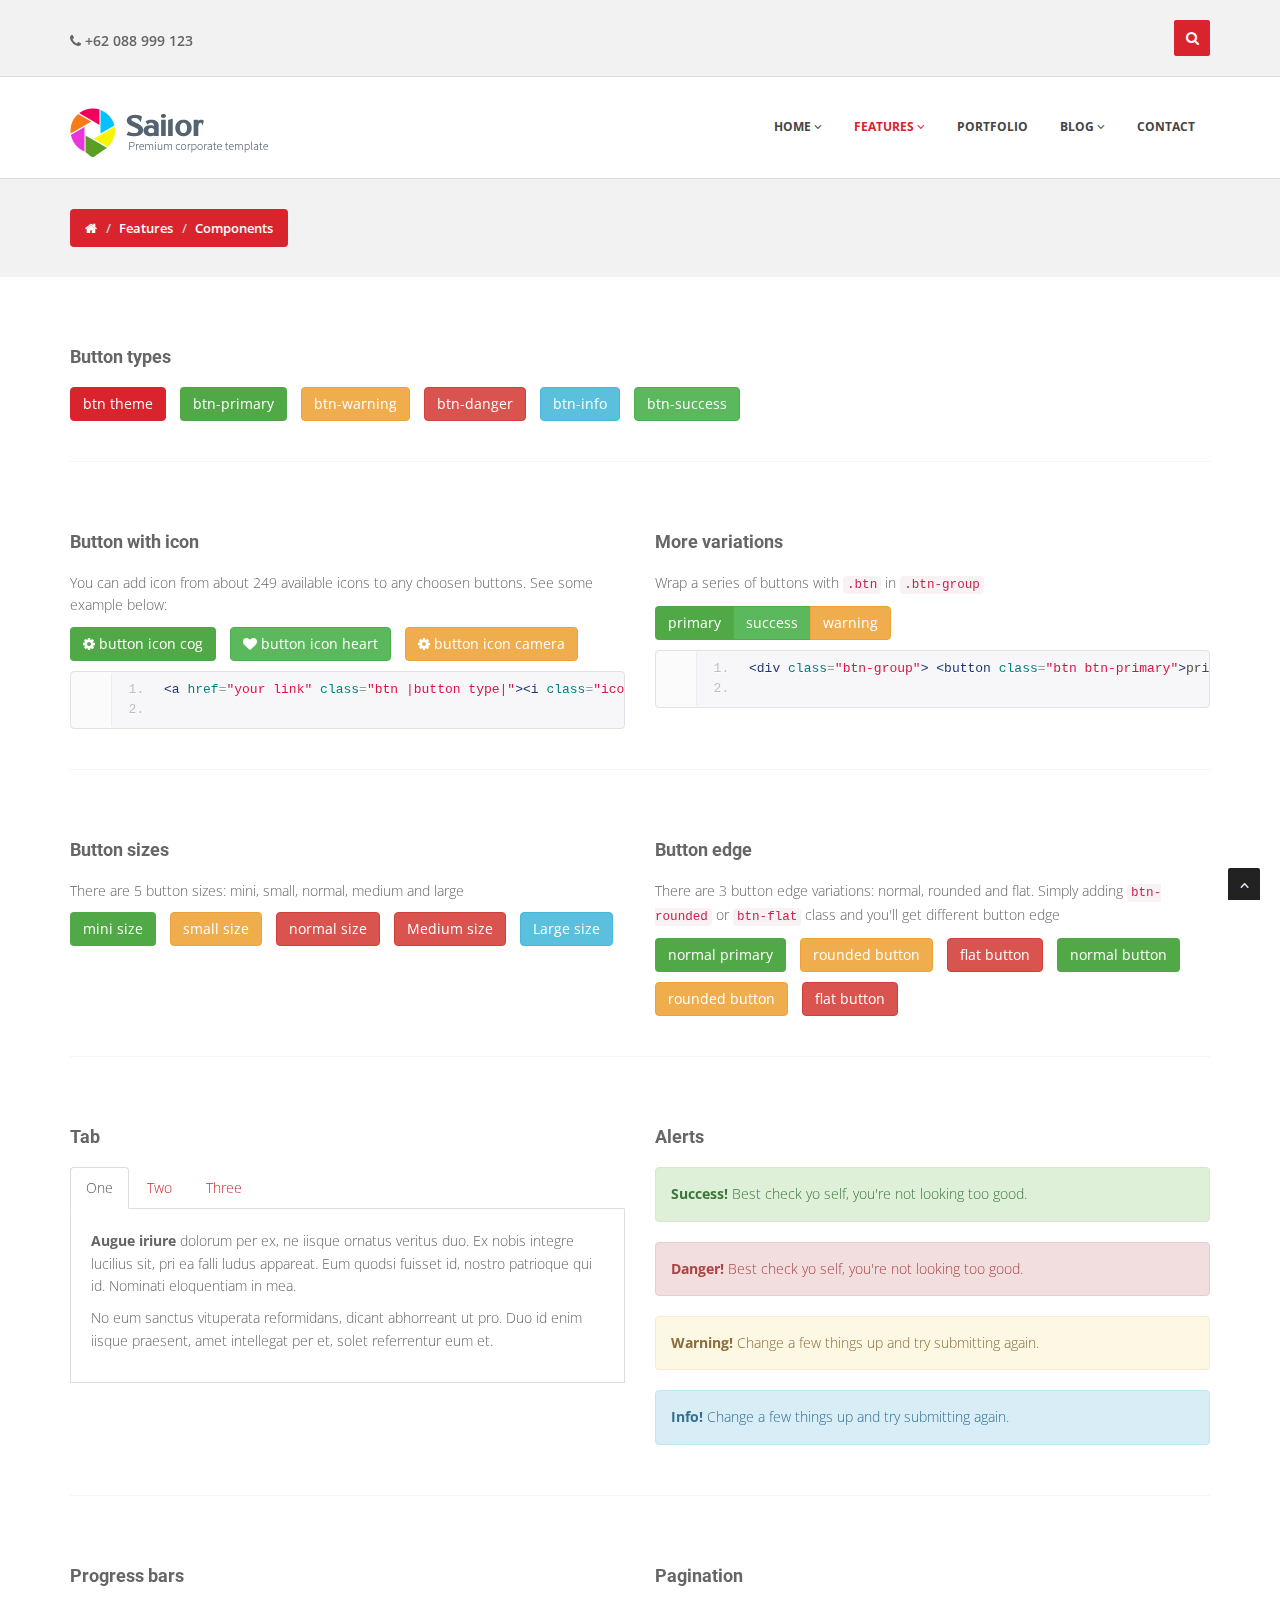
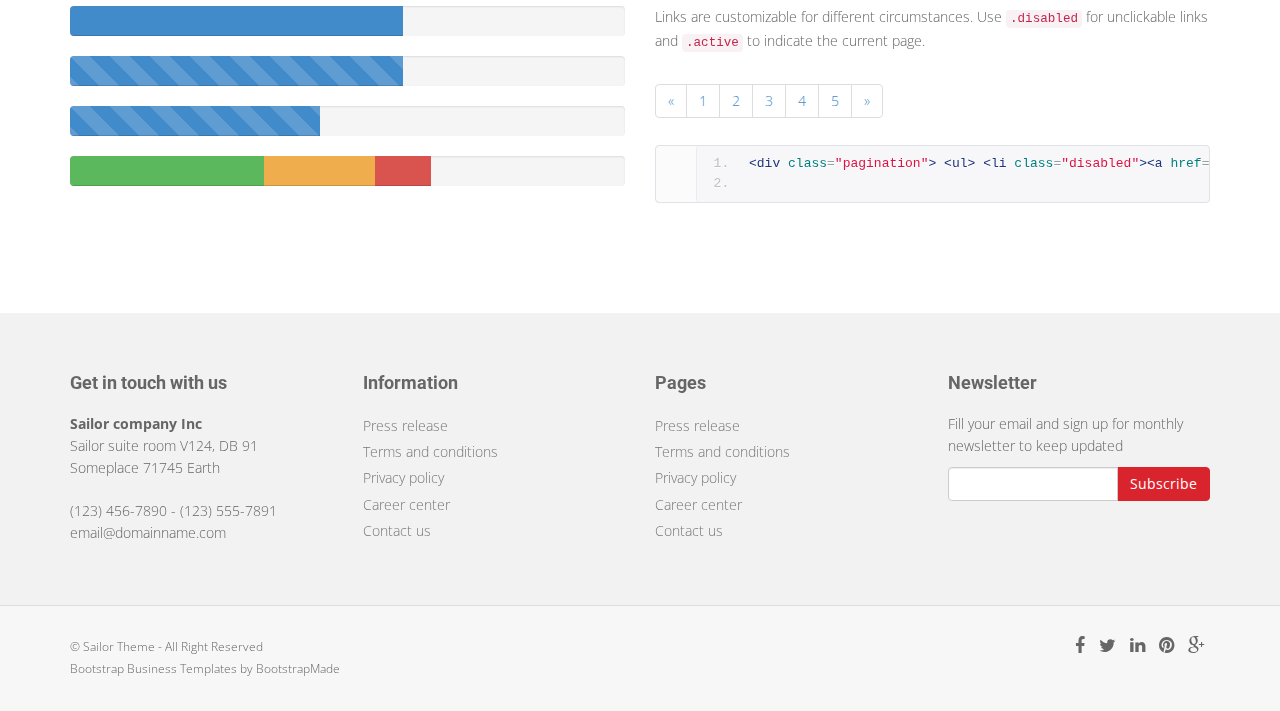
<file: components.html>
<!DOCTYPE html>
<html lang="en">

<head>
	<meta charset="utf-8">
	<title>Sailor - Bootstrap 3 corporate template</title>
	<meta name="viewport" content="width=device-width, initial-scale=1.0" />
	<meta name="description" content="Bootstrap 3 template for corporate business" />
	<!-- css -->
	<link href="css/bootstrap.min.css" rel="stylesheet" />
	<link href="css/cubeportfolio.min.css" rel="stylesheet" />
	<link href="css/style.css" rel="stylesheet" />

	<!-- Theme skin -->
	<link id="t-colors" href="skins/default.css" rel="stylesheet" />

	<!-- boxed bg -->
	<link id="bodybg" href="bodybg/bg1.css" rel="stylesheet" type="text/css" />

	<!-- =======================================================
    Theme Name: Sailor
    Theme URL: https://bootstrapmade.com/sailor-free-bootstrap-theme/
    Author: BootstrapMade
    Author URL: https://bootstrapmade.com
	======================================================= -->

</head>

<body>


	<div id="wrapper">
		<!-- start header -->
		<header>
			<div class="top">
				<div class="container">
					<div class="row">
						<div class="col-md-6">
							<ul class="topleft-info">
								<li><i class="fa fa-phone"></i> +62 088 999 123</li>
							</ul>
						</div>
						<div class="col-md-6">
							<div id="sb-search" class="sb-search">
								<form>
									<input class="sb-search-input" placeholder="Enter your search term..." type="text" value="" name="search" id="search">
									<input class="sb-search-submit" type="submit" value="">
									<span class="sb-icon-search" title="Click to start searching"></span>
								</form>
							</div>


						</div>
					</div>
				</div>
			</div>

			<div class="navbar navbar-default navbar-static-top">
				<div class="container">
					<div class="navbar-header">
						<button type="button" class="navbar-toggle" data-toggle="collapse" data-target=".navbar-collapse">
                        <span class="icon-bar"></span>
                        <span class="icon-bar"></span>
                        <span class="icon-bar"></span>
                    </button>
						<a class="navbar-brand" href="index.html"><img src="img/logo.png" alt="" width="199" height="52" /></a>
					</div>
					<div class="navbar-collapse collapse ">
						<ul class="nav navbar-nav">
							<li class="dropdown">
								<a href="#" class="dropdown-toggle " data-toggle="dropdown" data-hover="dropdown" data-delay="0" data-close-others="false">Home <i class="fa fa-angle-down"></i></a>
								<ul class="dropdown-menu">
									<li><a href="index.html">Home slider 1</a></li>
									<li><a href="index2.html">Home slider 2</a></li>

								</ul>

							</li>
							<li class="dropdown active">
								<a href="#" class="dropdown-toggle " data-toggle="dropdown" data-hover="dropdown" data-delay="0" data-close-others="false">Features <i class="fa fa-angle-down"></i></a>
								<ul class="dropdown-menu">
									<li><a href="typography.html">Typography</a></li>
									<li><a href="components.html">Components</a></li>
									<li><a href="pricing-box.html">Pricing box</a></li>
									<li class="dropdown-submenu">
										<a href="#" class="dropdown-toggle " data-toggle="dropdown" data-hover="dropdown">Pages</a>
										<ul class="dropdown-menu">
											<li><a href="fullwidth.html">Full width</a></li>
											<li><a href="right-sidebar.html">Right sidebar</a></li>
											<li><a href="left-sidebar.html">Left sidebar</a></li>
											<li><a href="comingsoon.html">Coming soon</a></li>
											<li><a href="search-result.html">Search result</a></li>
											<li><a href="404.html">404</a></li>
											<li><a href="register.html">Register</a></li>
											<li><a href="login.html">Login</a></li>
										</ul>
									</li>
								</ul>
							</li>
							<li><a href="portfolio.html">Portfolio</a></li>
							<li class="dropdown"><a href="#" class="dropdown-toggle " data-toggle="dropdown" data-hover="dropdown" data-delay="0" data-close-others="false">Blog <i class="fa fa-angle-down"></i></a>
								<ul class="dropdown-menu">
									<li><a href="blog-rightsidebar.html">Blog right sidebar</a></li>
									<li><a href="blog-leftsidebar.html">Blog left sidebar</a></li>
									<li><a href="post-rightsidebar.html">Post right sidebar</a></li>
									<li><a href="post-leftsidebar.html">Post left sidebar</a></li>
								</ul>
							</li>
							<li><a href="contact.html">Contact</a></li>
						</ul>
					</div>
				</div>
			</div>
		</header>
		<!-- end header -->
		<section id="inner-headline">
			<div class="container">
				<div class="row">
					<div class="col-lg-12">
						<ul class="breadcrumb">
							<li><a href="#"><i class="fa fa-home"></i></a><i class="icon-angle-right"></i></li>
							<li><a href="#">Features</a><i class="icon-angle-right"></i></li>
							<li class="active">Components</li>
						</ul>
					</div>
				</div>
			</div>
		</section>
		<section id="content">
			<div class="container">
				<div class="row demobtn">
					<div class="col-lg-12">
						<div class="row">
							<div class="col-lg-12">
								<h4>Button types</h4>
								<a href="#" class="btn btn-theme">btn theme</a>
								<a href="#" class="btn btn-primary">btn-primary</a>
								<a href="#" class="btn btn-warning">btn-warning</a>
								<a href="#" class="btn btn-danger">btn-danger</a>
								<a href="#" class="btn btn-info">btn-info</a>
								<a href="#" class="btn btn-success">btn-success</a>
							</div>
						</div>
						<!-- divider -->
						<div class="row">
							<div class="col-lg-12">
								<div class="solidline">
								</div>
							</div>
						</div>
						<!-- end divider -->
						<div class="row">
							<div class="col-lg-6">
								<h4>Button with icon</h4>
								<p>
									You can add icon from about 249 available icons to any choosen buttons. See some example below:
								</p>
								<a href="#" class="btn btn-primary"><i class="fa fa-cog"></i> button icon cog</a>
								<a href="#" class="btn btn-success"><i class="fa fa-heart"></i> button icon heart</a>
								<a href="#" class="btn btn-warning"><i class="fa fa-cog"></i> button icon camera</a>
								<pre class="prettyprint linenums">
&lt;a href="your link" class="btn |button type|"&gt;&lt;i class="icon-|icon name|"&gt;&lt;/i&gt; Your button text&lt;/a&gt;
						</pre>
							</div>
							<div class="col-lg-6">
								<h4>More variations</h4>
								<p>
									Wrap a series of buttons with <code>.btn</code> in <code>.btn-group</code>
								</p>
								<div class="bs-docs-example">
									<div class="btn-group">
										<button class="btn btn-primary">primary</button>
										<button class="btn btn-success">success</button>
										<button class="btn btn-warning">warning</button>
									</div>
								</div>
								<pre class="prettyprint linenums">
&lt;div class="btn-group"&gt; &lt;button class="btn btn-primary"&gt;primary&lt;/button&gt; &lt;button class="btn btn-success"&gt;success&lt;/button&gt; &lt;button class="btn btn-inverse"&gt;warning&lt;/button&gt; &lt;/div&gt;
						</pre>
							</div>
						</div>
						<!-- divider -->
						<div class="row">
							<div class="col-lg-12">
								<div class="solidline">
								</div>
							</div>
						</div>
						<!-- end divider -->
						<div class="row">
							<div class="col-lg-6">
								<h4>Button sizes</h4>
								<p>
									There are 5 button sizes: mini, small, normal, medium and large
								</p>
								<a href="#" class="btn btn-mini btn-primary">mini size</a>
								<a href="#" class="btn btn-small btn-warning">small size</a>
								<a href="#" class="btn btn-danger">normal size</a>
								<a href="#" class="btn btn-medium btn-danger">Medium size</a>
								<a href="#" class="btn btn-large btn-info">Large size</a>
							</div>
							<div class="col-lg-6">
								<h4>Button edge</h4>
								<p>
									There are 3 button edge variations: normal, rounded and flat. Simply adding <code>btn-rounded</code> or <code>btn-flat</code> class and you'll get different button edge
								</p>
								<a href="#" class="btn btn-primary">normal primary</a>
								<a href="#" class="btn btn-warning btn-rounded">rounded button</a>
								<a href="#" class="btn btn-danger btn-flat">flat button</a>
								<a href="#" class="btn btn-primary btn-large btn-rounded">normal button</a>
								<a href="#" class="btn btn-warning btn-mini btn-rounded">rounded button</a>
								<a href="#" class="btn btn-danger btn-medium btn-rounded">flat button</a>
							</div>
						</div>
						<!-- divider -->
						<div class="row">
							<div class="col-lg-12">
								<div class="solidline">
								</div>
							</div>
						</div>
						<!-- end divider -->
						<div class="row">
							<div class="col-lg-6">
								<h4>Tab</h4>
								<ul class="nav nav-tabs">
									<li class="active"><a href="#one" data-toggle="tab"><i class="icon-briefcase"></i> One</a></li>
									<li><a href="#two" data-toggle="tab">Two</a></li>
									<li><a href="#three" data-toggle="tab">Three</a></li>
								</ul>
								<div class="tab-content">
									<div class="tab-pane active" id="one">
										<p>
											<strong>Augue iriure</strong> dolorum per ex, ne iisque ornatus veritus duo. Ex nobis integre lucilius sit, pri ea falli ludus appareat. Eum quodsi fuisset id, nostro patrioque qui id. Nominati eloquentiam in mea.
										</p>
										<p>
											No eum sanctus vituperata reformidans, dicant abhorreant ut pro. Duo id enim iisque praesent, amet intellegat per et, solet referrentur eum et.
										</p>
									</div>
									<div class="tab-pane" id="two">
										<p>
											Tale dolor mea ex, te enim assum suscipit cum, vix aliquid omittantur in. Duo eu cibo dolorum menandri, nam sumo dicit admodum ei. Ne mazim commune honestatis cum, mentitum phaedrum sit et.
										</p>
									</div>
									<div class="tab-pane" id="three">
										<p>
											Cu cum commodo regione definiebas. Cum ea eros laboramus, audire deseruisse his at, munere aeterno ut quo. Et ius doming causae philosophia, vitae bonorum intellegat usu cu.
										</p>
									</div>
								</div>
							</div>
							<div class="col-lg-6">
								<h4>Alerts</h4>
								<div class="alert alert-success">
									<strong>Success!</strong> Best check yo self, you're not looking too good.
								</div>
								<div class="alert alert-danger">
									<strong>Danger!</strong> Best check yo self, you're not looking too good.
								</div>
								<div class="alert alert-warning">
									<strong>Warning!</strong> Change a few things up and try submitting again.
								</div>
								<div class="alert alert-info">
									<strong>Info!</strong> Change a few things up and try submitting again.
								</div>
							</div>

						</div>
						<!-- divider -->
						<div class="row">
							<div class="col-lg-12">
								<div class="solidline">
								</div>
							</div>
						</div>
						<!-- end divider -->

						<div class="row">
							<div class="col-lg-6">
								<h4>Progress bars</h4>
								<div class="progress">
									<div class="progress-bar" role="progressbar" aria-valuenow="60" aria-valuemin="0" aria-valuemax="100" style="width: 60%;">
										<span class="sr-only">60% Complete</span>
									</div>
								</div>

								<div class="progress progress-striped">
									<div class="progress-bar" role="progressbar" aria-valuenow="60" aria-valuemin="0" aria-valuemax="100" style="width: 60%;">
										<span class="sr-only">40% Complete</span>
									</div>
								</div>
								<div class="progress progress-striped active">
									<div class="progress-bar" role="progressbar" aria-valuenow="45" aria-valuemin="0" aria-valuemax="100" style="width: 45%">
										<span class="sr-only">45% Complete</span>
									</div>
								</div>
								<div class="progress">
									<div class="progress-bar progress-bar-success" style="width: 35%">
										<span class="sr-only">35% Complete (success)</span>
									</div>
									<div class="progress-bar progress-bar-warning" style="width: 20%">
										<span class="sr-only">20% Complete (warning)</span>
									</div>
									<div class="progress-bar progress-bar-danger" style="width: 10%">
										<span class="sr-only">10% Complete (danger)</span>
									</div>
								</div>

							</div>
							<div class="col-lg-6">
								<h4>Pagination</h4>
								<p>
									Links are customizable for different circumstances. Use <code>.disabled</code> for unclickable links and <code>.active</code> to indicate the current page.
								</p>
								<ul class="pagination">
									<li><a href="#">&laquo;</a></li>
									<li><a href="#">1</a></li>
									<li><a href="#">2</a></li>
									<li><a href="#">3</a></li>
									<li><a href="#">4</a></li>
									<li><a href="#">5</a></li>
									<li><a href="#">&raquo;</a></li>
								</ul>

								<pre class="prettyprint linenums">
&lt;div class="pagination"&gt; &lt;ul&gt; &lt;li class="disabled"&gt;&lt;a href="#"&gt;Prev&lt;/a&gt;&lt;/li&gt; &lt;li class="active"&gt;&lt;a href="#"&gt;1&lt;/a&gt;&lt;/li&gt; &lt;li&gt;&lt;a href="#"&gt;2&lt;/a&gt;&lt;/li&gt; &lt;li&gt;&lt;a href="#"&gt;3&lt;/a&gt;&lt;/li&gt; &lt;li&gt;&lt;a href="#"&gt;Next&lt;/a&gt;&lt;/li&gt; &lt;/ul&gt; &lt;/div&gt;
						</pre>
							</div>
						</div>
					</div>
					<!-- end col-lg-12 -->
				</div>
			</div>
		</section>

		<footer>
			<div class="container">
				<div class="row">
					<div class="col-sm-3 col-lg-3">
						<div class="widget">
							<h4>Get in touch with us</h4>
							<address>
					<strong>Sailor company Inc</strong><br>
					 Sailor suite room V124, DB 91<br>
					 Someplace 71745 Earth </address>
							<p>
								<i class="icon-phone"></i> (123) 456-7890 - (123) 555-7891 <br>
								<i class="icon-envelope-alt"></i> email@domainname.com
							</p>
						</div>
					</div>
					<div class="col-sm-3 col-lg-3">
						<div class="widget">
							<h4>Information</h4>
							<ul class="link-list">
								<li><a href="#">Press release</a></li>
								<li><a href="#">Terms and conditions</a></li>
								<li><a href="#">Privacy policy</a></li>
								<li><a href="#">Career center</a></li>
								<li><a href="#">Contact us</a></li>
							</ul>
						</div>

					</div>
					<div class="col-sm-3 col-lg-3">
						<div class="widget">
							<h4>Pages</h4>
							<ul class="link-list">
								<li><a href="#">Press release</a></li>
								<li><a href="#">Terms and conditions</a></li>
								<li><a href="#">Privacy policy</a></li>
								<li><a href="#">Career center</a></li>
								<li><a href="#">Contact us</a></li>
							</ul>
						</div>
					</div>
					<div class="col-sm-3 col-lg-3">
						<div class="widget">
							<h4>Newsletter</h4>
							<p>Fill your email and sign up for monthly newsletter to keep updated</p>
							<div class="form-group multiple-form-group input-group">
								<input type="email" name="email" class="form-control">
								<span class="input-group-btn">
                            <button type="button" class="btn btn-theme btn-add">Subscribe</button>
                        </span>
							</div>
						</div>
					</div>
				</div>
			</div>
			<div id="sub-footer">
				<div class="container">
					<div class="row">
						<div class="col-lg-6">
							<div class="copyright">
								<p>&copy; Sailor Theme - All Right Reserved</p>
								<div class="credits">
									<!--
                    All the links in the footer should remain intact. 
                    You can delete the links only if you purchased the pro version.
                    Licensing information: https://bootstrapmade.com/license/
                    Purchase the pro version with working PHP/AJAX contact form: https://bootstrapmade.com/buy/?theme=Sailor
                  -->
									<a href="https://bootstrapmade.com/bootstrap-business-templates/">Bootstrap Business Templates</a> by <a href="https://bootstrapmade.com/">BootstrapMade</a>
								</div>
							</div>
						</div>
						<div class="col-lg-6">
							<ul class="social-network">
								<li><a href="#" data-placement="top" title="Facebook"><i class="fa fa-facebook"></i></a></li>
								<li><a href="#" data-placement="top" title="Twitter"><i class="fa fa-twitter"></i></a></li>
								<li><a href="#" data-placement="top" title="Linkedin"><i class="fa fa-linkedin"></i></a></li>
								<li><a href="#" data-placement="top" title="Pinterest"><i class="fa fa-pinterest"></i></a></li>
								<li><a href="#" data-placement="top" title="Google plus"><i class="fa fa-google-plus"></i></a></li>
							</ul>
						</div>
					</div>
				</div>
			</div>
		</footer>

	</div>
	<a href="#" class="scrollup"><i class="fa fa-angle-up active"></i></a>
	<!-- javascript
    ================================================== -->
	<!-- Placed at the end of the document so the pages load faster -->
	<script src="js/jquery.min.js"></script>
	<script src="js/modernizr.custom.js"></script>
	<script src="js/jquery.easing.1.3.js"></script>
	<script src="js/bootstrap.min.js"></script>
	<script src="js/jquery.appear.js"></script>
	<script src="js/stellar.js"></script>
	<script src="js/classie.js"></script>
	<script src="js/uisearch.js"></script>
	<script src="js/jquery.cubeportfolio.min.js"></script>
	<script src="js/google-code-prettify/prettify.js"></script>
	<script src="js/animate.js"></script>
	<script src="js/custom.js"></script>

</body>

</html>
</file>
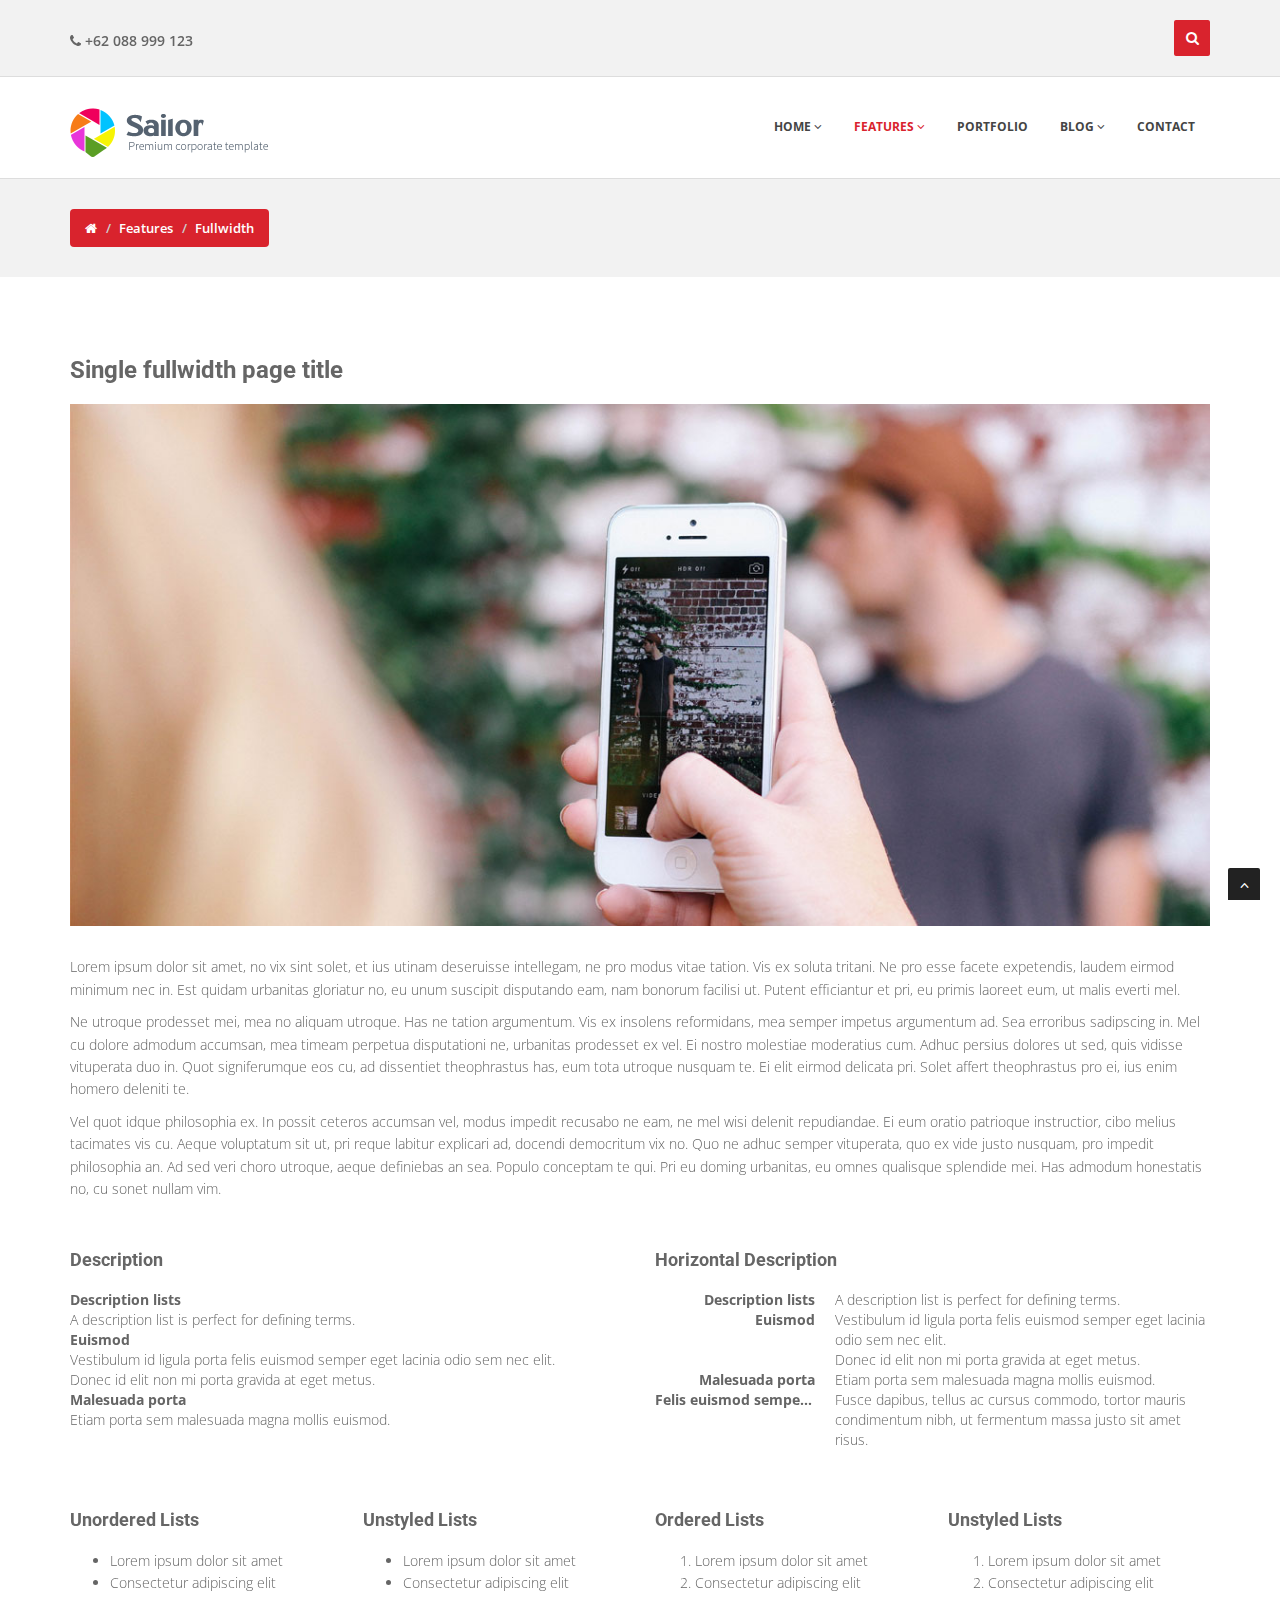
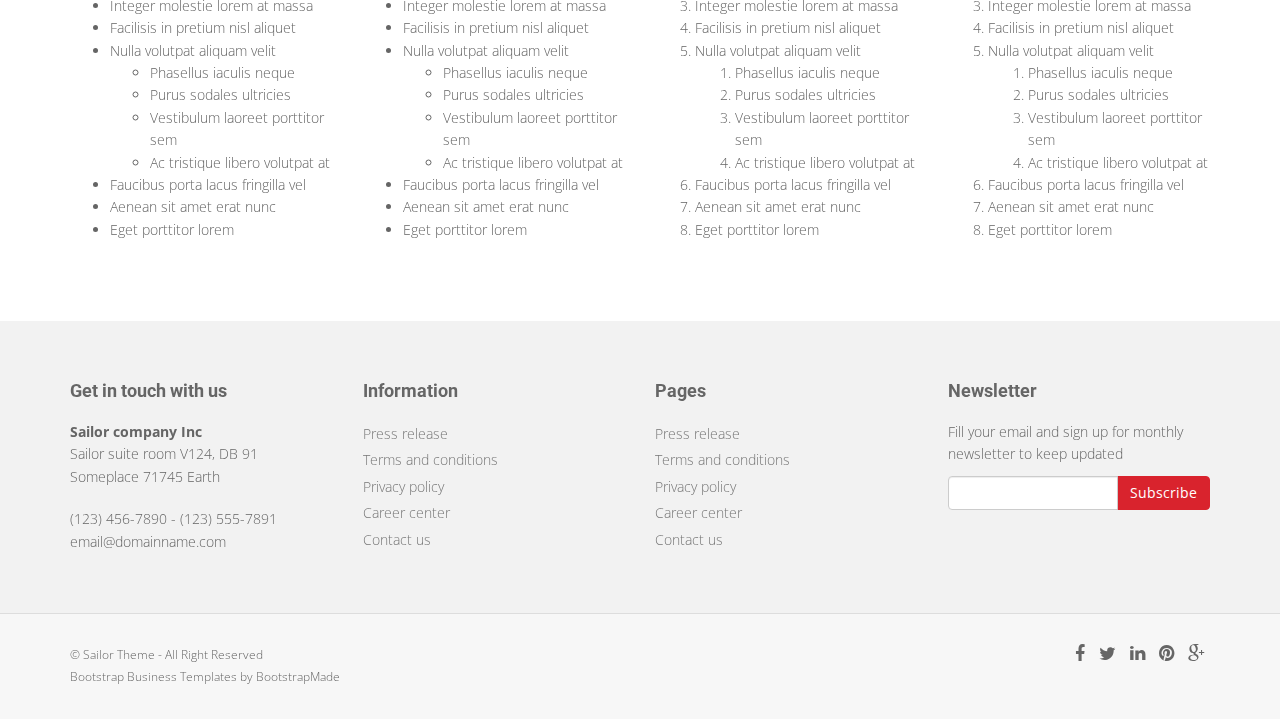
<file: fullwidth.html>
<!DOCTYPE html>
<html lang="en">

<head>
	<meta charset="utf-8">
	<title>Sailor - Bootstrap 3 corporate template</title>
	<meta name="viewport" content="width=device-width, initial-scale=1.0" />
	<meta name="description" content="Bootstrap 3 template for corporate business" />
	<!-- css -->
	<link href="css/bootstrap.min.css" rel="stylesheet" />
	<link href="css/cubeportfolio.min.css" rel="stylesheet" />
	<link href="css/style.css" rel="stylesheet" />

	<!-- Theme skin -->
	<link id="t-colors" href="skins/default.css" rel="stylesheet" />

	<!-- boxed bg -->
	<link id="bodybg" href="bodybg/bg1.css" rel="stylesheet" type="text/css" />

	<!-- =======================================================
    Theme Name: Sailor
    Theme URL: https://bootstrapmade.com/sailor-free-bootstrap-theme/
    Author: BootstrapMade
    Author URL: https://bootstrapmade.com
	======================================================= -->

</head>

<body>


	<div id="wrapper">
		<!-- start header -->
		<header>
			<div class="top">
				<div class="container">
					<div class="row">
						<div class="col-md-6">
							<ul class="topleft-info">
								<li><i class="fa fa-phone"></i> +62 088 999 123</li>
							</ul>
						</div>
						<div class="col-md-6">
							<div id="sb-search" class="sb-search">
								<form>
									<input class="sb-search-input" placeholder="Enter your search term..." type="text" value="" name="search" id="search">
									<input class="sb-search-submit" type="submit" value="">
									<span class="sb-icon-search" title="Click to start searching"></span>
								</form>
							</div>


						</div>
					</div>
				</div>
			</div>

			<div class="navbar navbar-default navbar-static-top">
				<div class="container">
					<div class="navbar-header">
						<button type="button" class="navbar-toggle" data-toggle="collapse" data-target=".navbar-collapse">
                        <span class="icon-bar"></span>
                        <span class="icon-bar"></span>
                        <span class="icon-bar"></span>
                    </button>
						<a class="navbar-brand" href="index.html"><img src="img/logo.png" alt="" width="199" height="52" /></a>
					</div>
					<div class="navbar-collapse collapse ">
						<ul class="nav navbar-nav">
							<li class="dropdown">
								<a href="#" class="dropdown-toggle " data-toggle="dropdown" data-hover="dropdown" data-delay="0" data-close-others="false">Home <i class="fa fa-angle-down"></i></a>
								<ul class="dropdown-menu">
									<li><a href="index.html">Home slider 1</a></li>
									<li><a href="index2.html">Home slider 2</a></li>

								</ul>

							</li>
							<li class="dropdown active">
								<a href="#" class="dropdown-toggle " data-toggle="dropdown" data-hover="dropdown" data-delay="0" data-close-others="false">Features <i class="fa fa-angle-down"></i></a>
								<ul class="dropdown-menu">
									<li><a href="typography.html">Typography</a></li>
									<li><a href="components.html">Components</a></li>
									<li><a href="pricing-box.html">Pricing box</a></li>
									<li class="dropdown-submenu">
										<a href="#" class="dropdown-toggle " data-toggle="dropdown" data-hover="dropdown">Pages</a>
										<ul class="dropdown-menu">
											<li><a href="fullwidth.html">Full width</a></li>
											<li><a href="right-sidebar.html">Right sidebar</a></li>
											<li><a href="left-sidebar.html">Left sidebar</a></li>
											<li><a href="comingsoon.html">Coming soon</a></li>
											<li><a href="search-result.html">Search result</a></li>
											<li><a href="404.html">404</a></li>
											<li><a href="register.html">Register</a></li>
											<li><a href="login.html">Login</a></li>
										</ul>
									</li>
								</ul>
							</li>
							<li><a href="portfolio.html">Portfolio</a></li>
							<li class="dropdown"><a href="#" class="dropdown-toggle " data-toggle="dropdown" data-hover="dropdown" data-delay="0" data-close-others="false">Blog <i class="fa fa-angle-down"></i></a>
								<ul class="dropdown-menu">
									<li><a href="blog-rightsidebar.html">Blog right sidebar</a></li>
									<li><a href="blog-leftsidebar.html">Blog left sidebar</a></li>
									<li><a href="post-rightsidebar.html">Post right sidebar</a></li>
									<li><a href="post-leftsidebar.html">Post left sidebar</a></li>
								</ul>
							</li>
							<li><a href="contact.html">Contact</a></li>
						</ul>
					</div>
				</div>
			</div>
		</header>
		<!-- end header -->
		<section id="inner-headline">
			<div class="container">
				<div class="row">
					<div class="col-lg-12">
						<ul class="breadcrumb">
							<li><a href="#"><i class="fa fa-home"></i></a><i class="icon-angle-right"></i></li>
							<li><a href="#">Features</a><i class="icon-angle-right"></i></li>
							<li class="active">Fullwidth</li>
						</ul>
					</div>
				</div>
			</div>
		</section>
		<section id="content">
			<div class="container">
				<div class="row">
					<div class="col-lg-12">
						<h3>Single fullwidth page title</h3>
						<img src="img/dummies/dummy-1200.jpg" alt="" class="img-responsive" />



						<p>
							Lorem ipsum dolor sit amet, no vix sint solet, et ius utinam deseruisse intellegam, ne pro modus vitae tation. Vis ex soluta tritani. Ne pro esse facete expetendis, laudem eirmod minimum nec in. Est quidam urbanitas gloriatur no, eu unum suscipit disputando
							eam, nam bonorum facilisi ut. Putent efficiantur et pri, eu primis laoreet eum, ut malis everti mel.

						</p>
						<p>
							Ne utroque prodesset mei, mea no aliquam utroque. Has ne tation argumentum. Vis ex insolens reformidans, mea semper impetus argumentum ad. Sea erroribus sadipscing in. Mel cu dolore admodum accumsan, mea timeam perpetua disputationi ne, urbanitas prodesset
							ex vel. Ei nostro molestiae moderatius cum. Adhuc persius dolores ut sed, quis vidisse vituperata duo in. Quot signiferumque eos cu, ad dissentiet theophrastus has, eum tota utroque nusquam te. Ei elit eirmod delicata pri. Solet affert theophrastus
							pro ei, ius enim homero deleniti te.
						</p>
						<p>
							Vel quot idque philosophia ex. In possit ceteros accumsan vel, modus impedit recusabo ne eam, ne mel wisi delenit repudiandae. Ei eum oratio patrioque instructior, cibo melius tacimates vis cu. Aeque voluptatum sit ut, pri reque labitur explicari ad,
							docendi democritum vix no. Quo ne adhuc semper vituperata, quo ex vide justo nusquam, pro impedit philosophia an. Ad sed veri choro utroque, aeque definiebas an sea. Populo conceptam te qui. Pri eu doming urbanitas, eu omnes qualisque splendide
							mei. Has admodum honestatis no, cu sonet nullam vim.
						</p>
					</div>
				</div>
				<!-- Descriptions -->
				<div class="row">
					<div class="col-lg-6">
						<!-- Description -->
						<h4>Description</h4>
						<dl>
							<dt>Description lists</dt>
							<dd>A description list is perfect for defining terms.</dd>
							<dt>Euismod</dt>
							<dd>Vestibulum id ligula porta felis euismod semper eget lacinia odio sem nec elit.</dd>
							<dd>Donec id elit non mi porta gravida at eget metus.</dd>
							<dt>Malesuada porta</dt>
							<dd>Etiam porta sem malesuada magna mollis euismod.</dd>
						</dl>
					</div>
					<!-- Horizontal Description -->
					<div class="col-lg-6">
						<h4>Horizontal Description</h4>
						<dl class="dl-horizontal">
							<dt>Description lists</dt>
							<dd>A description list is perfect for defining terms.</dd>
							<dt>Euismod</dt>
							<dd>Vestibulum id ligula porta felis euismod semper eget lacinia odio sem nec elit.</dd>
							<dd>Donec id elit non mi porta gravida at eget metus.</dd>
							<dt>Malesuada porta</dt>
							<dd>Etiam porta sem malesuada magna mollis euismod.</dd>
							<dt>Felis euismod semper eget lacinia</dt>
							<dd>Fusce dapibus, tellus ac cursus commodo, tortor mauris condimentum nibh, ut fermentum massa justo sit amet risus.</dd>
						</dl>
					</div>
				</div>

				<!-- Lists -->
				<div class="row">
					<!-- Unordered Lists -->
					<div class="col-lg-3">
						<h4>Unordered Lists</h4>
						<ul>
							<li>Lorem ipsum dolor sit amet</li>
							<li>Consectetur adipiscing elit</li>
							<li>Integer molestie lorem at massa</li>
							<li>Facilisis in pretium nisl aliquet</li>
							<li>Nulla volutpat aliquam velit
								<ul>
									<li>Phasellus iaculis neque</li>
									<li>Purus sodales ultricies</li>
									<li>Vestibulum laoreet porttitor sem</li>
									<li>Ac tristique libero volutpat at</li>
								</ul>
							</li>
							<li>Faucibus porta lacus fringilla vel</li>
							<li>Aenean sit amet erat nunc</li>
							<li>Eget porttitor lorem</li>
						</ul>
					</div>
					<!-- Unstyled Lists -->
					<div class="col-lg-3">
						<h4>Unstyled Lists</h4>
						<ul class="unstyled">
							<li>Lorem ipsum dolor sit amet</li>
							<li>Consectetur adipiscing elit</li>
							<li>Integer molestie lorem at massa</li>
							<li>Facilisis in pretium nisl aliquet</li>
							<li>Nulla volutpat aliquam velit
								<ul>
									<li>Phasellus iaculis neque</li>
									<li>Purus sodales ultricies</li>
									<li>Vestibulum laoreet porttitor sem</li>
									<li>Ac tristique libero volutpat at</li>
								</ul>
							</li>
							<li>Faucibus porta lacus fringilla vel</li>
							<li>Aenean sit amet erat nunc</li>
							<li>Eget porttitor lorem</li>
						</ul>
					</div>
					<!-- Ordered Lists -->
					<div class="col-lg-3">
						<h4>Ordered Lists</h4>
						<ol>
							<li>Lorem ipsum dolor sit amet</li>
							<li>Consectetur adipiscing elit</li>
							<li>Integer molestie lorem at massa</li>
							<li>Facilisis in pretium nisl aliquet</li>
							<li>Nulla volutpat aliquam velit
								<ol>
									<li>Phasellus iaculis neque</li>
									<li>Purus sodales ultricies</li>
									<li>Vestibulum laoreet porttitor sem</li>
									<li>Ac tristique libero volutpat at</li>
								</ol>
							</li>
							<li>Faucibus porta lacus fringilla vel</li>
							<li>Aenean sit amet erat nunc</li>
							<li>Eget porttitor lorem</li>
						</ol>
					</div>
					<!-- Unstyled Lists -->
					<div class="col-lg-3">
						<h4>Unstyled Lists</h4>
						<ol class="unstyled">
							<li>Lorem ipsum dolor sit amet</li>
							<li>Consectetur adipiscing elit</li>
							<li>Integer molestie lorem at massa</li>
							<li>Facilisis in pretium nisl aliquet</li>
							<li>Nulla volutpat aliquam velit
								<ol>
									<li>Phasellus iaculis neque</li>
									<li>Purus sodales ultricies</li>
									<li>Vestibulum laoreet porttitor sem</li>
									<li>Ac tristique libero volutpat at</li>
								</ol>
							</li>
							<li>Faucibus porta lacus fringilla vel</li>
							<li>Aenean sit amet erat nunc</li>
							<li>Eget porttitor lorem</li>
						</ol>
					</div>
				</div>



			</div>
		</section>

		<footer>
			<div class="container">
				<div class="row">
					<div class="col-lg-3">
						<div class="widget">
							<h4>Get in touch with us</h4>
							<address>
					<strong>Sailor company Inc</strong><br>
					 Sailor suite room V124, DB 91<br>
					 Someplace 71745 Earth </address>
							<p>
								<i class="icon-phone"></i> (123) 456-7890 - (123) 555-7891 <br>
								<i class="icon-envelope-alt"></i> email@domainname.com
							</p>
						</div>
					</div>
					<div class="col-lg-3">
						<div class="widget">
							<h4>Information</h4>
							<ul class="link-list">
								<li><a href="#">Press release</a></li>
								<li><a href="#">Terms and conditions</a></li>
								<li><a href="#">Privacy policy</a></li>
								<li><a href="#">Career center</a></li>
								<li><a href="#">Contact us</a></li>
							</ul>
						</div>
					</div>
					<div class="col-lg-3">
						<div class="widget">
							<h4>Pages</h4>
							<ul class="link-list">
								<li><a href="#">Press release</a></li>
								<li><a href="#">Terms and conditions</a></li>
								<li><a href="#">Privacy policy</a></li>
								<li><a href="#">Career center</a></li>
								<li><a href="#">Contact us</a></li>
							</ul>
						</div>
					</div>
					<div class="col-lg-3">
						<div class="widget">
							<h4>Newsletter</h4>
							<p>Fill your email and sign up for monthly newsletter to keep updated</p>
							<div class="form-group multiple-form-group input-group">
								<input type="email" name="email" class="form-control">
								<span class="input-group-btn">
                            <button type="button" class="btn btn-theme btn-add">Subscribe</button>
                        </span>
							</div>
						</div>
					</div>
				</div>
			</div>
			<div id="sub-footer">
				<div class="container">
					<div class="row">
						<div class="col-lg-6">
							<div class="copyright">
								<p>&copy; Sailor Theme - All Right Reserved</p>
								<div class="credits">
									<!--
                    All the links in the footer should remain intact. 
                    You can delete the links only if you purchased the pro version.
                    Licensing information: https://bootstrapmade.com/license/
                    Purchase the pro version with working PHP/AJAX contact form: https://bootstrapmade.com/buy/?theme=Sailor
                  -->
									<a href="https://bootstrapmade.com/bootstrap-business-templates/">Bootstrap Business Templates</a> by <a href="https://bootstrapmade.com/">BootstrapMade</a>
								</div>
							</div>
						</div>
						<div class="col-lg-6">
							<ul class="social-network">
								<li><a href="#" data-placement="top" title="Facebook"><i class="fa fa-facebook"></i></a></li>
								<li><a href="#" data-placement="top" title="Twitter"><i class="fa fa-twitter"></i></a></li>
								<li><a href="#" data-placement="top" title="Linkedin"><i class="fa fa-linkedin"></i></a></li>
								<li><a href="#" data-placement="top" title="Pinterest"><i class="fa fa-pinterest"></i></a></li>
								<li><a href="#" data-placement="top" title="Google plus"><i class="fa fa-google-plus"></i></a></li>
							</ul>
						</div>
					</div>
				</div>
			</div>
		</footer>

	</div>
	<a href="#" class="scrollup"><i class="fa fa-angle-up active"></i></a>
	<!-- javascript
    ================================================== -->
	<!-- Placed at the end of the document so the pages load faster -->
	<script src="js/jquery.min.js"></script>
	<script src="js/modernizr.custom.js"></script>
	<script src="js/jquery.easing.1.3.js"></script>
	<script src="js/bootstrap.min.js"></script>
	<script src="js/jquery.appear.js"></script>
	<script src="js/stellar.js"></script>
	<script src="js/classie.js"></script>
	<script src="js/uisearch.js"></script>
	<script src="js/jquery.cubeportfolio.min.js"></script>
	<script src="js/google-code-prettify/prettify.js"></script>
	<script src="js/animate.js"></script>
	<script src="js/custom.js"></script>


</body>

</html>
</file>
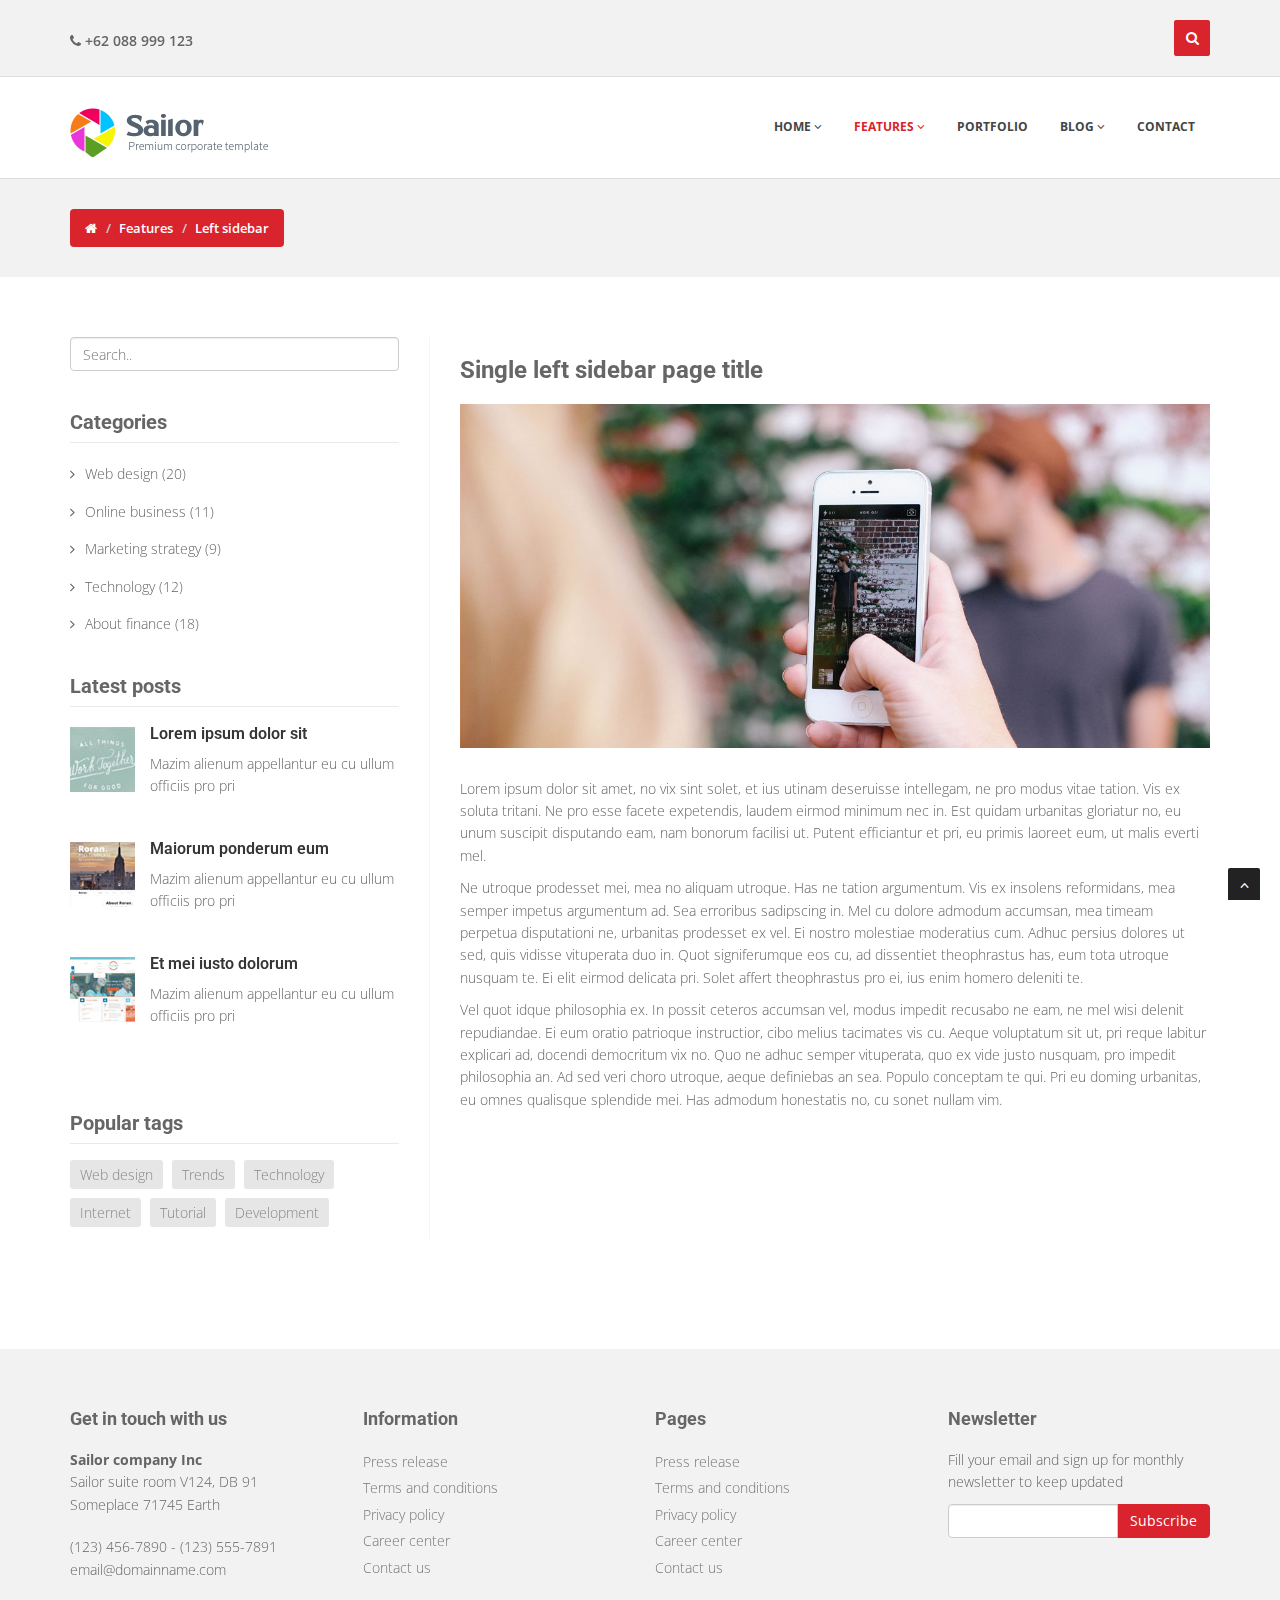
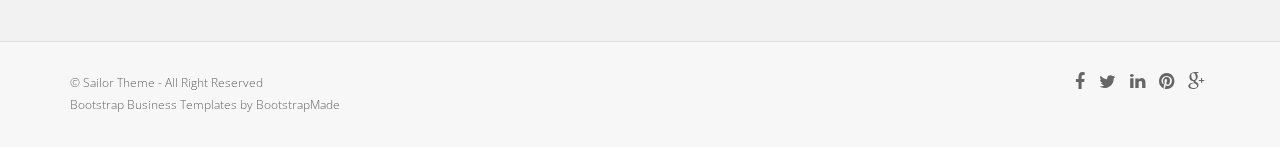
<file: left-sidebar.html>
<!DOCTYPE html>
<html lang="en">

<head>
	<meta charset="utf-8">
	<title>Sailor - Bootstrap 3 corporate template</title>
	<meta name="viewport" content="width=device-width, initial-scale=1.0" />
	<meta name="description" content="Bootstrap 3 template for corporate business" />
	<!-- css -->
	<link href="css/bootstrap.min.css" rel="stylesheet" />
	<link href="css/cubeportfolio.min.css" rel="stylesheet" />
	<link href="css/style.css" rel="stylesheet" />


	<!-- Theme skin -->
	<link id="t-colors" href="skins/default.css" rel="stylesheet" />

	<!-- boxed bg -->
	<link id="bodybg" href="bodybg/bg1.css" rel="stylesheet" type="text/css" />

	<!-- =======================================================
    Theme Name: Sailor
    Theme URL: https://bootstrapmade.com/sailor-free-bootstrap-theme/
    Author: BootstrapMade
    Author URL: https://bootstrapmade.com
	======================================================= -->

</head>

<body>


	<div id="wrapper">
		<!-- start header -->
		<header>
			<div class="top">
				<div class="container">
					<div class="row">
						<div class="col-md-6">
							<ul class="topleft-info">
								<li><i class="fa fa-phone"></i> +62 088 999 123</li>
							</ul>
						</div>
						<div class="col-md-6">
							<div id="sb-search" class="sb-search">
								<form>
									<input class="sb-search-input" placeholder="Enter your search term..." type="text" value="" name="search" id="search">
									<input class="sb-search-submit" type="submit" value="">
									<span class="sb-icon-search" title="Click to start searching"></span>
								</form>
							</div>


						</div>
					</div>
				</div>
			</div>

			<div class="navbar navbar-default navbar-static-top">
				<div class="container">
					<div class="navbar-header">
						<button type="button" class="navbar-toggle" data-toggle="collapse" data-target=".navbar-collapse">
                        <span class="icon-bar"></span>
                        <span class="icon-bar"></span>
                        <span class="icon-bar"></span>
                    </button>
						<a class="navbar-brand" href="index.html"><img src="img/logo.png" alt="" width="199" height="52" /></a>
					</div>
					<div class="navbar-collapse collapse ">
						<ul class="nav navbar-nav">
							<li class="dropdown">
								<a href="#" class="dropdown-toggle " data-toggle="dropdown" data-hover="dropdown" data-delay="0" data-close-others="false">Home <i class="fa fa-angle-down"></i></a>
								<ul class="dropdown-menu">
									<li><a href="index.html">Home slider 1</a></li>
									<li><a href="index2.html">Home slider 2</a></li>

								</ul>

							</li>
							<li class="dropdown active">
								<a href="#" class="dropdown-toggle " data-toggle="dropdown" data-hover="dropdown" data-delay="0" data-close-others="false">Features <i class="fa fa-angle-down"></i></a>
								<ul class="dropdown-menu">
									<li><a href="typography.html">Typography</a></li>
									<li><a href="components.html">Components</a></li>
									<li><a href="pricing-box.html">Pricing box</a></li>
									<li class="dropdown-submenu">
										<a href="#" class="dropdown-toggle " data-toggle="dropdown" data-hover="dropdown">Pages</a>
										<ul class="dropdown-menu">
											<li><a href="fullwidth.html">Full width</a></li>
											<li><a href="right-sidebar.html">Right sidebar</a></li>
											<li><a href="left-sidebar.html">Left sidebar</a></li>
											<li><a href="comingsoon.html">Coming soon</a></li>
											<li><a href="search-result.html">Search result</a></li>
											<li><a href="404.html">404</a></li>
											<li><a href="register.html">Register</a></li>
											<li><a href="login.html">Login</a></li>
										</ul>
									</li>
								</ul>
							</li>
							<li><a href="portfolio.html">Portfolio</a></li>
							<li class="dropdown"><a href="#" class="dropdown-toggle " data-toggle="dropdown" data-hover="dropdown" data-delay="0" data-close-others="false">Blog <i class="fa fa-angle-down"></i></a>
								<ul class="dropdown-menu">
									<li><a href="blog-rightsidebar.html">Blog right sidebar</a></li>
									<li><a href="blog-leftsidebar.html">Blog left sidebar</a></li>
									<li><a href="post-rightsidebar.html">Post right sidebar</a></li>
									<li><a href="post-leftsidebar.html">Post left sidebar</a></li>
								</ul>
							</li>
							<li><a href="contact.html">Contact</a></li>
						</ul>
					</div>
				</div>
			</div>
		</header>
		<!-- end header -->
		<section id="inner-headline">
			<div class="container">
				<div class="row">
					<div class="col-lg-12">
						<ul class="breadcrumb">
							<li><a href="#"><i class="fa fa-home"></i></a><i class="icon-angle-right"></i></li>
							<li><a href="#">Features</a><i class="icon-angle-right"></i></li>
							<li class="active">Left sidebar</li>
						</ul>
					</div>
				</div>
			</div>
		</section>
		<section id="content">
			<div class="container">
				<div class="row">

					<div class="col-lg-4">
						<aside class="left-sidebar">
							<div class="widget">
								<form role="form">
									<div class="form-group">
										<input type="text" class="form-control" id="s" placeholder="Search..">
									</div>
								</form>
							</div>
							<div class="widget">
								<h5 class="widgetheading">Categories</h5>
								<ul class="cat">
									<li><i class="fa fa-angle-right"></i><a href="#">Web design</a><span> (20)</span></li>
									<li><i class="fa fa-angle-right"></i><a href="#">Online business</a><span> (11)</span></li>
									<li><i class="fa fa-angle-right"></i><a href="#">Marketing strategy</a><span> (9)</span></li>
									<li><i class="fa fa-angle-right"></i><a href="#">Technology</a><span> (12)</span></li>
									<li><i class="fa fa-angle-right"></i><a href="#">About finance</a><span> (18)</span></li>
								</ul>
							</div>
							<div class="widget">
								<h5 class="widgetheading">Latest posts</h5>
								<ul class="recent">
									<li>
										<img src="img/dummies/blog/65x65/thumb1.jpg" class="pull-left" alt="" />
										<h6><a href="#">Lorem ipsum dolor sit</a></h6>
										<p>
											Mazim alienum appellantur eu cu ullum officiis pro pri
										</p>
									</li>
									<li>
										<a href="#"><img src="img/dummies/blog/65x65/thumb2.jpg" class="pull-left" alt="" /></a>
										<h6><a href="#">Maiorum ponderum eum</a></h6>
										<p>
											Mazim alienum appellantur eu cu ullum officiis pro pri
										</p>
									</li>
									<li>
										<a href="#"><img src="img/dummies/blog/65x65/thumb3.jpg" class="pull-left" alt="" /></a>
										<h6><a href="#">Et mei iusto dolorum</a></h6>
										<p>
											Mazim alienum appellantur eu cu ullum officiis pro pri
										</p>
									</li>
								</ul>
							</div>
							<div class="widget">
								<h5 class="widgetheading">Popular tags</h5>
								<ul class="tags">
									<li><a href="#">Web design</a></li>
									<li><a href="#">Trends</a></li>
									<li><a href="#">Technology</a></li>
									<li><a href="#">Internet</a></li>
									<li><a href="#">Tutorial</a></li>
									<li><a href="#">Development</a></li>
								</ul>
							</div>
						</aside>
					</div>
					<div class="col-lg-8">
						<h3>Single left sidebar page title</h3>
						<img src="img/dummies/dummy-1200.jpg" alt="" class="img-responsive" />



						<p>
							Lorem ipsum dolor sit amet, no vix sint solet, et ius utinam deseruisse intellegam, ne pro modus vitae tation. Vis ex soluta tritani. Ne pro esse facete expetendis, laudem eirmod minimum nec in. Est quidam urbanitas gloriatur no, eu unum suscipit disputando
							eam, nam bonorum facilisi ut. Putent efficiantur et pri, eu primis laoreet eum, ut malis everti mel.

						</p>
						<p>
							Ne utroque prodesset mei, mea no aliquam utroque. Has ne tation argumentum. Vis ex insolens reformidans, mea semper impetus argumentum ad. Sea erroribus sadipscing in. Mel cu dolore admodum accumsan, mea timeam perpetua disputationi ne, urbanitas prodesset
							ex vel. Ei nostro molestiae moderatius cum. Adhuc persius dolores ut sed, quis vidisse vituperata duo in. Quot signiferumque eos cu, ad dissentiet theophrastus has, eum tota utroque nusquam te. Ei elit eirmod delicata pri. Solet affert theophrastus
							pro ei, ius enim homero deleniti te.
						</p>
						<p>
							Vel quot idque philosophia ex. In possit ceteros accumsan vel, modus impedit recusabo ne eam, ne mel wisi delenit repudiandae. Ei eum oratio patrioque instructior, cibo melius tacimates vis cu. Aeque voluptatum sit ut, pri reque labitur explicari ad,
							docendi democritum vix no. Quo ne adhuc semper vituperata, quo ex vide justo nusquam, pro impedit philosophia an. Ad sed veri choro utroque, aeque definiebas an sea. Populo conceptam te qui. Pri eu doming urbanitas, eu omnes qualisque splendide
							mei. Has admodum honestatis no, cu sonet nullam vim.
						</p>
					</div>

				</div>


			</div>
		</section>

		<footer>
			<div class="container">
				<div class="row">
					<div class="col-lg-3">
						<div class="widget">
							<h4>Get in touch with us</h4>
							<address>
					<strong>Sailor company Inc</strong><br>
					 Sailor suite room V124, DB 91<br>
					 Someplace 71745 Earth </address>
							<p>
								<i class="icon-phone"></i> (123) 456-7890 - (123) 555-7891 <br>
								<i class="icon-envelope-alt"></i> email@domainname.com
							</p>
						</div>
					</div>
					<div class="col-lg-3">
						<div class="widget">
							<h4>Information</h4>
							<ul class="link-list">
								<li><a href="#">Press release</a></li>
								<li><a href="#">Terms and conditions</a></li>
								<li><a href="#">Privacy policy</a></li>
								<li><a href="#">Career center</a></li>
								<li><a href="#">Contact us</a></li>
							</ul>
						</div>
					</div>
					<div class="col-lg-3">
						<div class="widget">
							<h4>Pages</h4>
							<ul class="link-list">
								<li><a href="#">Press release</a></li>
								<li><a href="#">Terms and conditions</a></li>
								<li><a href="#">Privacy policy</a></li>
								<li><a href="#">Career center</a></li>
								<li><a href="#">Contact us</a></li>
							</ul>
						</div>
					</div>
					<div class="col-lg-3">
						<div class="widget">
							<h4>Newsletter</h4>
							<p>Fill your email and sign up for monthly newsletter to keep updated</p>
							<div class="form-group multiple-form-group input-group">
								<input type="email" name="email" class="form-control">
								<span class="input-group-btn">
                            <button type="button" class="btn btn-theme btn-add">Subscribe</button>
                        </span>
							</div>
						</div>
					</div>
				</div>
			</div>
			<div id="sub-footer">
				<div class="container">
					<div class="row">
						<div class="col-lg-6">
							<div class="copyright">
								<p>&copy; Sailor Theme - All Right Reserved</p>
								<div class="credits">
									<!--
                    All the links in the footer should remain intact. 
                    You can delete the links only if you purchased the pro version.
                    Licensing information: https://bootstrapmade.com/license/
                    Purchase the pro version with working PHP/AJAX contact form: https://bootstrapmade.com/buy/?theme=Sailor
                  -->
									<a href="https://bootstrapmade.com/bootstrap-business-templates/">Bootstrap Business Templates</a> by <a href="https://bootstrapmade.com/">BootstrapMade</a>
								</div>
							</div>
						</div>
						<div class="col-lg-6">
							<ul class="social-network">
								<li><a href="#" data-placement="top" title="Facebook"><i class="fa fa-facebook"></i></a></li>
								<li><a href="#" data-placement="top" title="Twitter"><i class="fa fa-twitter"></i></a></li>
								<li><a href="#" data-placement="top" title="Linkedin"><i class="fa fa-linkedin"></i></a></li>
								<li><a href="#" data-placement="top" title="Pinterest"><i class="fa fa-pinterest"></i></a></li>
								<li><a href="#" data-placement="top" title="Google plus"><i class="fa fa-google-plus"></i></a></li>
							</ul>
						</div>
					</div>
				</div>
			</div>
		</footer>

	</div>
	<a href="#" class="scrollup"><i class="fa fa-angle-up active"></i></a>
	<!-- javascript
    ================================================== -->
	<!-- Placed at the end of the document so the pages load faster -->
	<script src="js/jquery.min.js"></script>
	<script src="js/modernizr.custom.js"></script>
	<script src="js/jquery.easing.1.3.js"></script>
	<script src="js/bootstrap.min.js"></script>
	<script src="js/jquery.appear.js"></script>
	<script src="js/stellar.js"></script>
	<script src="js/classie.js"></script>
	<script src="js/uisearch.js"></script>
	<script src="js/jquery.cubeportfolio.min.js"></script>
	<script src="js/google-code-prettify/prettify.js"></script>
	<script src="js/animate.js"></script>
	<script src="js/custom.js"></script>

</body>

</html>
</file>
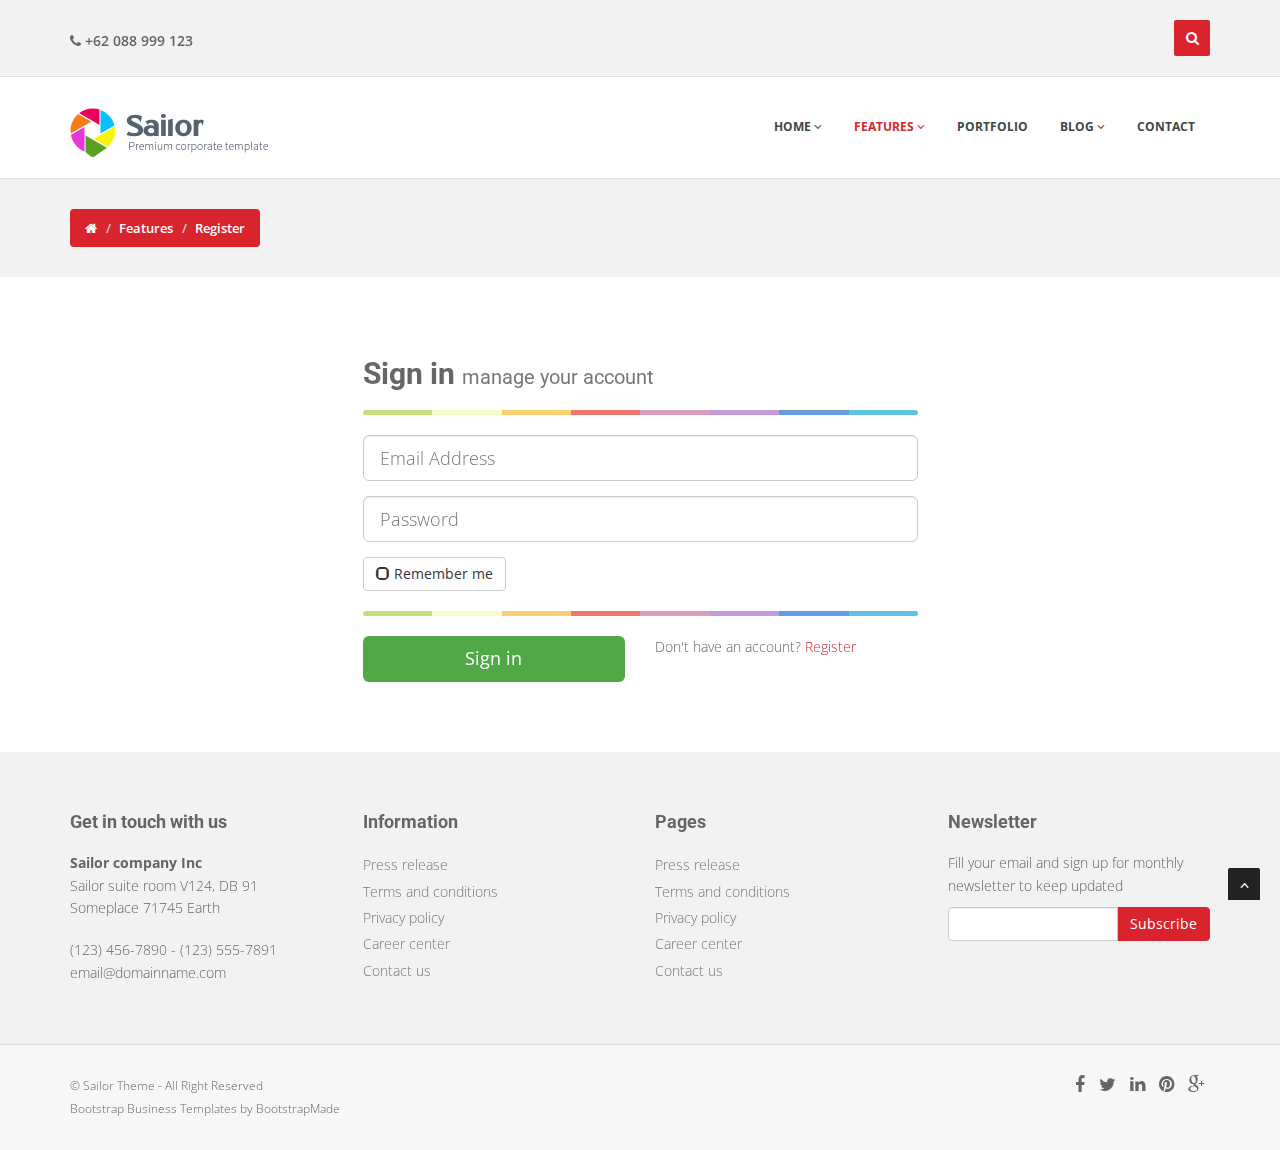
<file: login.html>
<!DOCTYPE html>
<html lang="en">

<head>
	<meta charset="utf-8">
	<title>Sailor - Bootstrap 3 corporate template</title>
	<meta name="viewport" content="width=device-width, initial-scale=1.0" />
	<meta name="description" content="Bootstrap 3 template for corporate business" />
	<!-- css -->
	<link href="css/bootstrap.min.css" rel="stylesheet" />
	<link href="css/cubeportfolio.min.css" rel="stylesheet" />
	<link href="css/style.css" rel="stylesheet" />


	<!-- Theme skin -->
	<link id="t-colors" href="skins/default.css" rel="stylesheet" />

	<!-- boxed bg -->
	<link id="bodybg" href="bodybg/bg1.css" rel="stylesheet" type="text/css" />

	<!-- =======================================================
    Theme Name: Sailor
    Theme URL: https://bootstrapmade.com/sailor-free-bootstrap-theme/
    Author: BootstrapMade
    Author URL: https://bootstrapmade.com
	======================================================= -->
</head>

<body>



	<div id="wrapper">
		<!-- start header -->
		<header>
			<div class="top">
				<div class="container">
					<div class="row">
						<div class="col-md-6">
							<ul class="topleft-info">
								<li><i class="fa fa-phone"></i> +62 088 999 123</li>
							</ul>
						</div>
						<div class="col-md-6">
							<div id="sb-search" class="sb-search">
								<form>
									<input class="sb-search-input" placeholder="Enter your search term..." type="text" value="" name="search" id="search">
									<input class="sb-search-submit" type="submit" value="">
									<span class="sb-icon-search" title="Click to start searching"></span>
								</form>
							</div>


						</div>
					</div>
				</div>
			</div>

			<div class="navbar navbar-default navbar-static-top">
				<div class="container">
					<div class="navbar-header">
						<button type="button" class="navbar-toggle" data-toggle="collapse" data-target=".navbar-collapse">
                        <span class="icon-bar"></span>
                        <span class="icon-bar"></span>
                        <span class="icon-bar"></span>
                    </button>
						<a class="navbar-brand" href="index.html"><img src="img/logo.png" alt="" width="199" height="52" /></a>
					</div>
					<div class="navbar-collapse collapse ">
						<ul class="nav navbar-nav">
							<li class="dropdown">
								<a href="#" class="dropdown-toggle " data-toggle="dropdown" data-hover="dropdown" data-delay="0" data-close-others="false">Home <i class="fa fa-angle-down"></i></a>
								<ul class="dropdown-menu">
									<li><a href="index.html">Home slider 1</a></li>
									<li><a href="index2.html">Home slider 2</a></li>

								</ul>

							</li>
							<li class="dropdown active">
								<a href="#" class="dropdown-toggle " data-toggle="dropdown" data-hover="dropdown" data-delay="0" data-close-others="false">Features <i class="fa fa-angle-down"></i></a>
								<ul class="dropdown-menu">
									<li><a href="typography.html">Typography</a></li>
									<li><a href="components.html">Components</a></li>
									<li><a href="pricing-box.html">Pricing box</a></li>
									<li class="dropdown-submenu">
										<a href="#" class="dropdown-toggle " data-toggle="dropdown" data-hover="dropdown">Pages</a>
										<ul class="dropdown-menu">
											<li><a href="fullwidth.html">Full width</a></li>
											<li><a href="right-sidebar.html">Right sidebar</a></li>
											<li><a href="left-sidebar.html">Left sidebar</a></li>
											<li><a href="comingsoon.html">Coming soon</a></li>
											<li><a href="search-result.html">Search result</a></li>
											<li><a href="404.html">404</a></li>
											<li><a href="register.html">Register</a></li>
											<li><a href="login.html">Login</a></li>
										</ul>
									</li>
								</ul>
							</li>
							<li><a href="portfolio.html">Portfolio</a></li>
							<li class="dropdown"><a href="#" class="dropdown-toggle " data-toggle="dropdown" data-hover="dropdown" data-delay="0" data-close-others="false">Blog <i class="fa fa-angle-down"></i></a>
								<ul class="dropdown-menu">
									<li><a href="blog-rightsidebar.html">Blog right sidebar</a></li>
									<li><a href="blog-leftsidebar.html">Blog left sidebar</a></li>
									<li><a href="post-rightsidebar.html">Post right sidebar</a></li>
									<li><a href="post-leftsidebar.html">Post left sidebar</a></li>
								</ul>
							</li>
							<li><a href="contact.html">Contact</a></li>
						</ul>
					</div>
				</div>
			</div>
		</header>
		<!-- end header -->
		<section id="inner-headline">
			<div class="container">
				<div class="row">
					<div class="col-lg-12">
						<ul class="breadcrumb">
							<li><a href="#"><i class="fa fa-home"></i></a><i class="icon-angle-right"></i></li>
							<li><a href="#">Features</a><i class="icon-angle-right"></i></li>
							<li class="active">Register</li>
						</ul>
					</div>
				</div>
			</div>
		</section>
		<section id="content">
			<div class="container">

				<div class="row">
					<div class="col-xs-12 col-sm-8 col-md-6 col-sm-offset-2 col-md-offset-3">
						<form role="form" class="register-form">
							<h2>Sign in <small>manage your account</small></h2>
							<hr class="colorgraph">

							<div class="form-group">
								<input type="email" name="email" id="email" class="form-control input-lg" placeholder="Email Address" tabindex="4">
							</div>
							<div class="form-group">
								<input type="password" class="form-control input-lg" id="exampleInputPassword1" placeholder="Password">
							</div>

							<div class="row">
								<div class="col-xs-4 col-sm-3 col-md-3">
									<span class="button-checkbox">
						<button type="button" class="btn" data-color="info" tabindex="7">Remember me</button>
                        <input type="checkbox" name="t_and_c" id="t_and_c" class="hidden" value="1">
					</span>
								</div>
							</div>

							<hr class="colorgraph">
							<div class="row">
								<div class="col-xs-12 col-md-6"><input type="submit" value="Sign in" class="btn btn-primary btn-block btn-lg" tabindex="7"></div>
								<div class="col-xs-12 col-md-6">Don't have an account? <a href="register.html">Register</a></div>
							</div>
						</form>
					</div>
				</div>

			</div>
		</section>

		<footer>
			<div class="container">
				<div class="row">
					<div class="col-lg-3">
						<div class="widget">
							<h4>Get in touch with us</h4>
							<address>
					<strong>Sailor company Inc</strong><br>
					 Sailor suite room V124, DB 91<br>
					 Someplace 71745 Earth </address>
							<p>
								<i class="icon-phone"></i> (123) 456-7890 - (123) 555-7891 <br>
								<i class="icon-envelope-alt"></i> email@domainname.com
							</p>
						</div>
					</div>
					<div class="col-lg-3">
						<div class="widget">
							<h4>Information</h4>
							<ul class="link-list">
								<li><a href="#">Press release</a></li>
								<li><a href="#">Terms and conditions</a></li>
								<li><a href="#">Privacy policy</a></li>
								<li><a href="#">Career center</a></li>
								<li><a href="#">Contact us</a></li>
							</ul>
						</div>
					</div>
					<div class="col-lg-3">
						<div class="widget">
							<h4>Pages</h4>
							<ul class="link-list">
								<li><a href="#">Press release</a></li>
								<li><a href="#">Terms and conditions</a></li>
								<li><a href="#">Privacy policy</a></li>
								<li><a href="#">Career center</a></li>
								<li><a href="#">Contact us</a></li>
							</ul>
						</div>
					</div>
					<div class="col-lg-3">
						<div class="widget">
							<h4>Newsletter</h4>
							<p>Fill your email and sign up for monthly newsletter to keep updated</p>
							<div class="form-group multiple-form-group input-group">
								<input type="email" name="email" class="form-control">
								<span class="input-group-btn">
                            <button type="button" class="btn btn-theme btn-add">Subscribe</button>
                        </span>
							</div>
						</div>
					</div>
				</div>
			</div>
			<div id="sub-footer">
				<div class="container">
					<div class="row">
						<div class="col-lg-6">
							<div class="copyright">
								<p>&copy; Sailor Theme - All Right Reserved</p>
								<div class="credits">
									<!--
                    All the links in the footer should remain intact. 
                    You can delete the links only if you purchased the pro version.
                    Licensing information: https://bootstrapmade.com/license/
                    Purchase the pro version with working PHP/AJAX contact form: https://bootstrapmade.com/buy/?theme=Sailor
                  -->
									<a href="https://bootstrapmade.com/bootstrap-business-templates/">Bootstrap Business Templates</a> by <a href="https://bootstrapmade.com/">BootstrapMade</a>
								</div>
							</div>
						</div>
						<div class="col-lg-6">
							<ul class="social-network">
								<li><a href="#" data-placement="top" title="Facebook"><i class="fa fa-facebook"></i></a></li>
								<li><a href="#" data-placement="top" title="Twitter"><i class="fa fa-twitter"></i></a></li>
								<li><a href="#" data-placement="top" title="Linkedin"><i class="fa fa-linkedin"></i></a></li>
								<li><a href="#" data-placement="top" title="Pinterest"><i class="fa fa-pinterest"></i></a></li>
								<li><a href="#" data-placement="top" title="Google plus"><i class="fa fa-google-plus"></i></a></li>
							</ul>
						</div>
					</div>
				</div>
			</div>
		</footer>

	</div>
	<a href="#" class="scrollup"><i class="fa fa-angle-up active"></i></a>
	<!-- javascript
    ================================================== -->
	<!-- Placed at the end of the document so the pages load faster -->
	<script src="js/jquery.min.js"></script>
	<script src="js/modernizr.custom.js"></script>
	<script src="js/jquery.easing.1.3.js"></script>
	<script src="js/bootstrap.min.js"></script>
	<script src="js/jquery.appear.js"></script>
	<script src="js/stellar.js"></script>
	<script src="js/classie.js"></script>
	<script src="js/uisearch.js"></script>
	<script src="js/jquery.cubeportfolio.min.js"></script>
	<script src="js/google-code-prettify/prettify.js"></script>
	<script src="js/animate.js"></script>
	<script src="js/custom.js"></script>


</body>

</html>
</file>
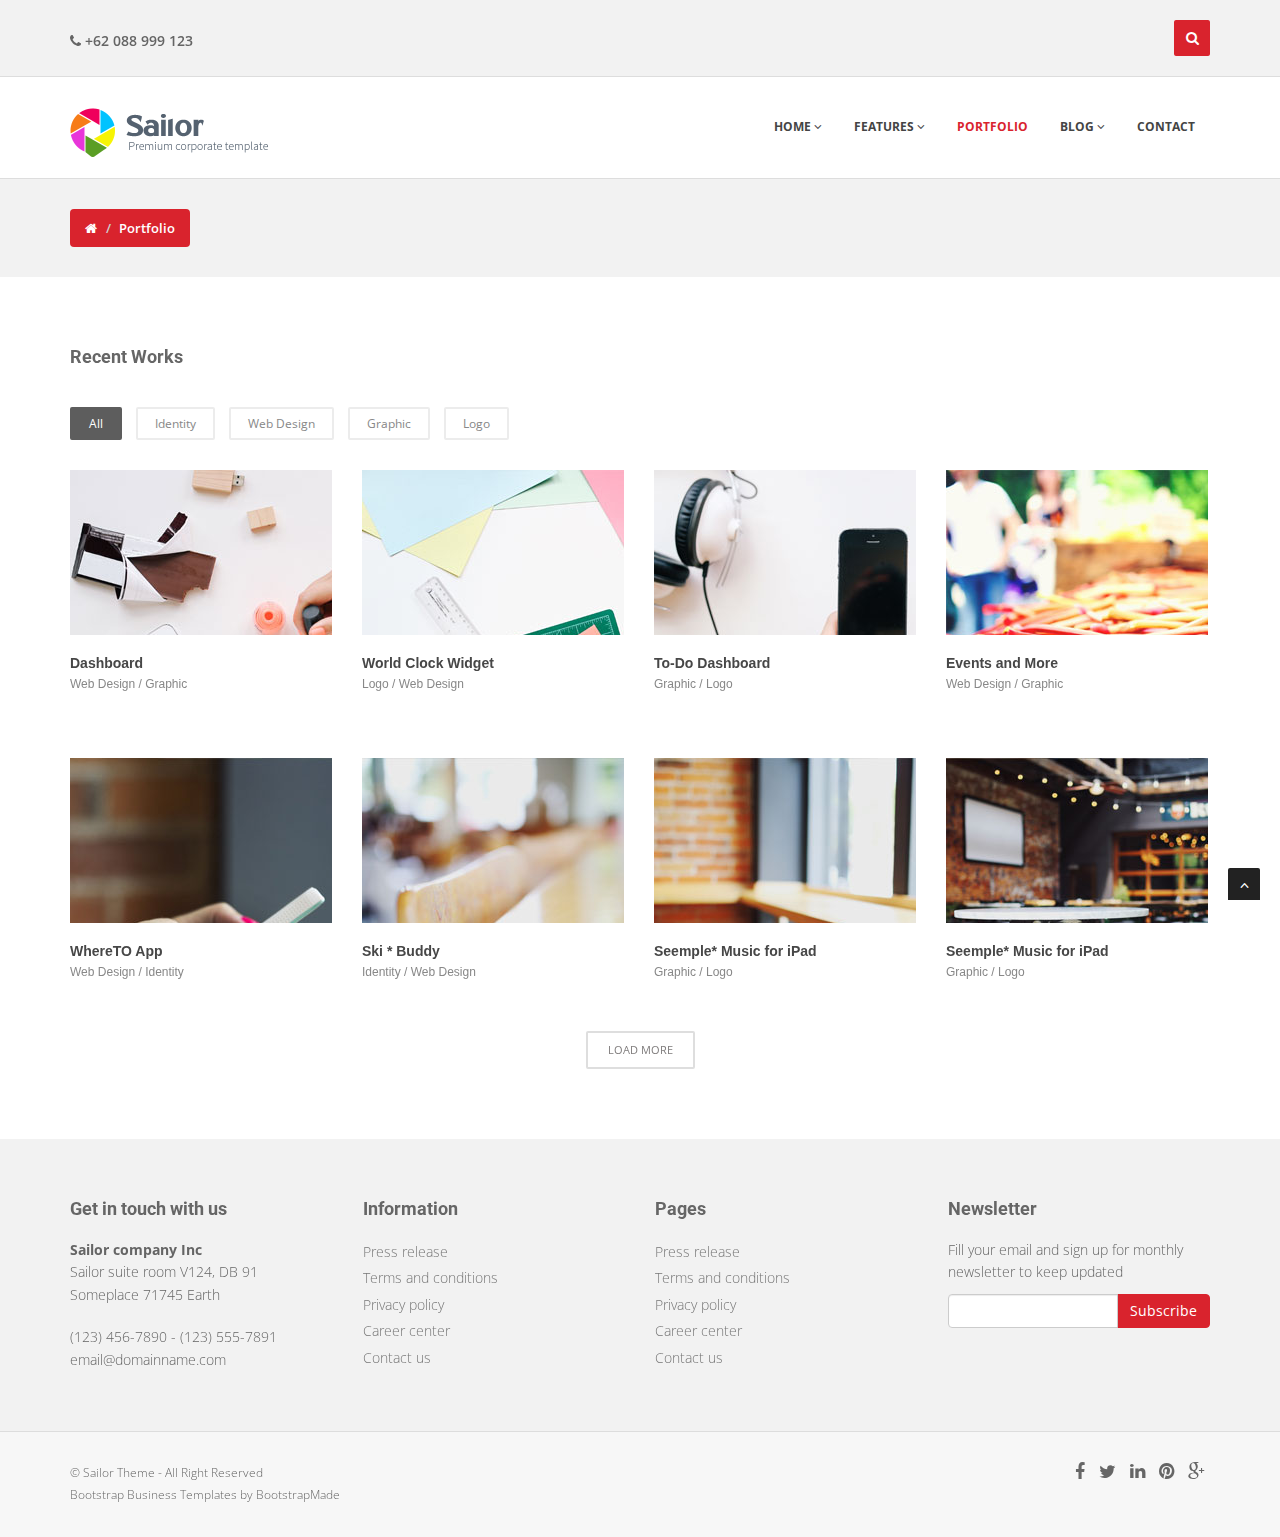
<file: portfolio.html>
<!DOCTYPE html>
<html lang="en">

<head>
	<meta charset="utf-8">
	<title>Sailor - Bootstrap 3 corporate template</title>
	<meta name="viewport" content="width=device-width, initial-scale=1.0" />
	<meta name="description" content="Bootstrap 3 template for corporate business" />
	<!-- css -->
	<link href="css/bootstrap.min.css" rel="stylesheet" />
	<link href="css/cubeportfolio.min.css" rel="stylesheet" />
	<link href="css/style.css" rel="stylesheet" />


	<!-- Theme skin -->
	<link id="t-colors" href="skins/default.css" rel="stylesheet" />


	<!-- boxed bg -->
	<link id="bodybg" href="bodybg/bg1.css" rel="stylesheet" type="text/css" />

	<!-- =======================================================
    Theme Name: Sailor
    Theme URL: https://bootstrapmade.com/sailor-free-bootstrap-theme/
    Author: BootstrapMade
    Author URL: https://bootstrapmade.com
	======================================================= -->

</head>

<body>



	<div id="wrapper">

		<!-- start header -->
		<header>
			<div class="top">
				<div class="container">
					<div class="row">
						<div class="col-md-6">
							<ul class="topleft-info">
								<li><i class="fa fa-phone"></i> +62 088 999 123</li>
							</ul>
						</div>
						<div class="col-md-6">
							<div id="sb-search" class="sb-search">
								<form>
									<input class="sb-search-input" placeholder="Enter your search term..." type="text" value="" name="search" id="search">
									<input class="sb-search-submit" type="submit" value="">
									<span class="sb-icon-search" title="Click to start searching"></span>
								</form>
							</div>


						</div>
					</div>
				</div>
			</div>

			<div class="navbar navbar-default navbar-static-top">
				<div class="container">
					<div class="navbar-header">
						<button type="button" class="navbar-toggle" data-toggle="collapse" data-target=".navbar-collapse">
                        <span class="icon-bar"></span>
                        <span class="icon-bar"></span>
                        <span class="icon-bar"></span>
                    </button>
						<a class="navbar-brand" href="index.html"><img src="img/logo.png" alt="" width="199" height="52" /></a>
					</div>
					<div class="navbar-collapse collapse ">
						<ul class="nav navbar-nav">
							<li class="dropdown">
								<a href="#" class="dropdown-toggle " data-toggle="dropdown" data-hover="dropdown" data-delay="0" data-close-others="false">Home <i class="fa fa-angle-down"></i></a>
								<ul class="dropdown-menu">
									<li><a href="index.html">Home slider 1</a></li>
									<li><a href="index2.html">Home slider 2</a></li>

								</ul>

							</li>
							<li class="dropdown">
								<a href="#" class="dropdown-toggle " data-toggle="dropdown" data-hover="dropdown" data-delay="0" data-close-others="false">Features <i class="fa fa-angle-down"></i></a>
								<ul class="dropdown-menu">
									<li><a href="typography.html">Typography</a></li>
									<li><a href="components.html">Components</a></li>
									<li><a href="pricing-box.html">Pricing box</a></li>
									<li class="dropdown-submenu">
										<a href="#" class="dropdown-toggle " data-toggle="dropdown" data-hover="dropdown">Pages</a>
										<ul class="dropdown-menu">
											<li><a href="fullwidth.html">Full width</a></li>
											<li><a href="right-sidebar.html">Right sidebar</a></li>
											<li><a href="left-sidebar.html">Left sidebar</a></li>
											<li><a href="comingsoon.html">Coming soon</a></li>
											<li><a href="search-result.html">Search result</a></li>
											<li><a href="404.html">404</a></li>
											<li><a href="register.html">Register</a></li>
											<li><a href="login.html">Login</a></li>
										</ul>
									</li>
								</ul>
							</li>
							<li class="active"><a href="portfolio.html">Portfolio</a></li>
							<li class="dropdown"><a href="#" class="dropdown-toggle " data-toggle="dropdown" data-hover="dropdown" data-delay="0" data-close-others="false">Blog <i class="fa fa-angle-down"></i></a>
								<ul class="dropdown-menu">
									<li><a href="blog-rightsidebar.html">Blog right sidebar</a></li>
									<li><a href="blog-leftsidebar.html">Blog left sidebar</a></li>
									<li><a href="post-rightsidebar.html">Post right sidebar</a></li>
									<li><a href="post-leftsidebar.html">Post left sidebar</a></li>
								</ul>
							</li>
							<li><a href="contact.html">Contact</a></li>
						</ul>
					</div>
				</div>
			</div>
		</header>
		<!-- end header -->
		<section id="inner-headline">
			<div class="container">
				<div class="row">
					<div class="col-lg-12">
						<ul class="breadcrumb">
							<li><a href="#"><i class="fa fa-home"></i></a><i class="icon-angle-right"></i></li>
							<li class="active">Portfolio</li>
						</ul>
					</div>
				</div>
			</div>
		</section>
		<section id="content">
			<div class="container">
				<div class="row">
					<div class="col-lg-12">
						<h4 class="heading">Recent Works</h4>

						<div id="filters-container" class="cbp-l-filters-button">
							<div data-filter="*" class="cbp-filter-item-active cbp-filter-item">All
								<div class="cbp-filter-counter"></div>
							</div>
							<div data-filter=".identity" class="cbp-filter-item">Identity
								<div class="cbp-filter-counter"></div>
							</div>
							<div data-filter=".web-design" class="cbp-filter-item">Web Design
								<div class="cbp-filter-counter"></div>
							</div>
							<div data-filter=".graphic" class="cbp-filter-item">Graphic
								<div class="cbp-filter-counter"></div>
							</div>
							<div data-filter=".logo" class="cbp-filter-item">Logo
								<div class="cbp-filter-counter"></div>
							</div>
						</div>


						<div id="grid-container" class="cbp-l-grid-projects">
							<ul>
								<li class="cbp-item graphic">
									<div class="cbp-caption">
										<div class="cbp-caption-defaultWrap">
											<img src="img/works/1.jpg" alt="" />
										</div>
										<div class="cbp-caption-activeWrap">
											<div class="cbp-l-caption-alignCenter">
												<div class="cbp-l-caption-body">
													<a href="img/works/1big.jpg" class="cbp-lightbox cbp-l-caption-buttonRight" data-title="Dashboard<br>by Paul Flavius Nechita">view larger</a>
												</div>
											</div>
										</div>
									</div>
									<div class="cbp-l-grid-projects-title">Dashboard</div>
									<div class="cbp-l-grid-projects-desc">Web Design / Graphic</div>
								</li>
								<li class="cbp-item web-design logo">
									<div class="cbp-caption">
										<div class="cbp-caption-defaultWrap">
											<img src="img/works/2.jpg" alt="" />
										</div>
										<div class="cbp-caption-activeWrap">
											<div class="cbp-l-caption-alignCenter">
												<div class="cbp-l-caption-body">
													<a href="img/works/2big.jpg" class="cbp-lightbox cbp-l-caption-buttonRight" data-title="World Clock Widget<br>by Paul Flavius Nechita">view larger</a>
												</div>
											</div>
										</div>
									</div>
									<div class="cbp-l-grid-projects-title">World Clock Widget</div>
									<div class="cbp-l-grid-projects-desc">Logo / Web Design</div>
								</li>
								<li class="cbp-item graphic logo">
									<div class="cbp-caption">
										<div class="cbp-caption-defaultWrap">
											<img src="img/works/3.jpg" alt="" />
										</div>
										<div class="cbp-caption-activeWrap">
											<div class="cbp-l-caption-alignCenter">
												<div class="cbp-l-caption-body">

													<a href="http://vimeo.com/14912890" class="cbp-lightbox cbp-l-caption-buttonRight" data-title="To-Do Dashboard<br>by Tiberiu Neamu">view video</a>
												</div>
											</div>
										</div>
									</div>
									<div class="cbp-l-grid-projects-title">To-Do Dashboard</div>
									<div class="cbp-l-grid-projects-desc">Graphic / Logo</div>
								</li>
								<li class="cbp-item web-design graphic">
									<div class="cbp-caption">
										<div class="cbp-caption-defaultWrap">
											<img src="img/works/4.jpg" alt="" />
										</div>
										<div class="cbp-caption-activeWrap">
											<div class="cbp-l-caption-alignCenter">
												<div class="cbp-l-caption-body">

													<a href="img/works/4big.jpg" class="cbp-lightbox cbp-l-caption-buttonRight" data-title="Events and  More<br>by Tiberiu Neamu">view larger</a>
												</div>
											</div>
										</div>
									</div>
									<div class="cbp-l-grid-projects-title">Events and More</div>
									<div class="cbp-l-grid-projects-desc">Web Design / Graphic</div>
								</li>
								<li class="cbp-item identity web-design">
									<div class="cbp-caption">
										<div class="cbp-caption-defaultWrap">
											<img src="img/works/5.jpg" alt="" />
										</div>
										<div class="cbp-caption-activeWrap">
											<div class="cbp-l-caption-alignCenter">
												<div class="cbp-l-caption-body">

													<a href="img/works/5big.jpg" class="cbp-lightbox cbp-l-caption-buttonRight" data-title="WhereTO App<br>by Tiberiu Neamu">view larger</a>
												</div>
											</div>
										</div>
									</div>
									<div class="cbp-l-grid-projects-title">WhereTO App</div>
									<div class="cbp-l-grid-projects-desc">Web Design / Identity</div>
								</li>
								<li class="cbp-item identity web-design">
									<div class="cbp-caption">
										<div class="cbp-caption-defaultWrap">
											<img src="img/works/6.jpg" alt="" />
										</div>
										<div class="cbp-caption-activeWrap">
											<div class="cbp-l-caption-alignCenter">
												<div class="cbp-l-caption-body">

													<a href="img/works/6big.jpg" class="cbp-lightbox cbp-l-caption-buttonRight" data-title="Ski * Buddy<br>by Tiberiu Neamu">view larger</a>
												</div>
											</div>
										</div>
									</div>
									<div class="cbp-l-grid-projects-title">Ski * Buddy</div>
									<div class="cbp-l-grid-projects-desc">Identity / Web Design</div>
								</li>
								<li class="cbp-item graphic logo">
									<div class="cbp-caption">
										<div class="cbp-caption-defaultWrap">
											<img src="img/works/7.jpg" alt="" />
										</div>
										<div class="cbp-caption-activeWrap">
											<div class="cbp-l-caption-alignCenter">
												<div class="cbp-l-caption-body">

													<a href="img/works/7big.jpg" class="cbp-lightbox cbp-l-caption-buttonRight" data-title="Seemple* Music for iPad<br>by Tiberiu Neamu">view larger</a>
												</div>
											</div>
										</div>
									</div>
									<div class="cbp-l-grid-projects-title">Seemple* Music for iPad</div>
									<div class="cbp-l-grid-projects-desc">Graphic / Logo</div>
								</li>
								<li class="cbp-item graphic logo">
									<div class="cbp-caption">
										<div class="cbp-caption-defaultWrap">
											<img src="img/works/8.jpg" alt="" />
										</div>
										<div class="cbp-caption-activeWrap">
											<div class="cbp-l-caption-alignCenter">
												<div class="cbp-l-caption-body">

													<a href="img/works/8big.jpg" class="cbp-lightbox cbp-l-caption-buttonRight" data-title="Seemple* Music for iPad<br>by Tiberiu Neamu">view larger</a>
												</div>
											</div>
										</div>
									</div>
									<div class="cbp-l-grid-projects-title">Seemple* Music for iPad</div>
									<div class="cbp-l-grid-projects-desc">Graphic / Logo</div>
								</li>
							</ul>
						</div>

						<div class="cbp-l-loadMore-button">
							<a href="ajax/loadMore.html" class="cbp-l-loadMore-button-link">LOAD MORE</a>
						</div>

					</div>
				</div>
			</div>
		</section>

		<footer>
			<div class="container">
				<div class="row">
					<div class="col-lg-3">
						<div class="widget">
							<h4>Get in touch with us</h4>
							<address>
					<strong>Sailor company Inc</strong><br>
					 Sailor suite room V124, DB 91<br>
					 Someplace 71745 Earth </address>
							<p>
								<i class="icon-phone"></i> (123) 456-7890 - (123) 555-7891 <br>
								<i class="icon-envelope-alt"></i> email@domainname.com
							</p>
						</div>
					</div>
					<div class="col-lg-3">
						<div class="widget">
							<h4>Information</h4>
							<ul class="link-list">
								<li><a href="#">Press release</a></li>
								<li><a href="#">Terms and conditions</a></li>
								<li><a href="#">Privacy policy</a></li>
								<li><a href="#">Career center</a></li>
								<li><a href="#">Contact us</a></li>
							</ul>
						</div>
					</div>
					<div class="col-lg-3">
						<div class="widget">
							<h4>Pages</h4>
							<ul class="link-list">
								<li><a href="#">Press release</a></li>
								<li><a href="#">Terms and conditions</a></li>
								<li><a href="#">Privacy policy</a></li>
								<li><a href="#">Career center</a></li>
								<li><a href="#">Contact us</a></li>
							</ul>
						</div>
					</div>
					<div class="col-lg-3">
						<div class="widget">
							<h4>Newsletter</h4>
							<p>Fill your email and sign up for monthly newsletter to keep updated</p>
							<div class="form-group multiple-form-group input-group">
								<input type="email" name="email" class="form-control">
								<span class="input-group-btn">
                            <button type="button" class="btn btn-theme btn-add">Subscribe</button>
                        </span>
							</div>
						</div>
					</div>
				</div>
			</div>
			<div id="sub-footer">
				<div class="container">
					<div class="row">
						<div class="col-lg-6">
							<div class="copyright">
								<p>&copy; Sailor Theme - All Right Reserved</p>
								<div class="credits">
									<!--
                    All the links in the footer should remain intact. 
                    You can delete the links only if you purchased the pro version.
                    Licensing information: https://bootstrapmade.com/license/
                    Purchase the pro version with working PHP/AJAX contact form: https://bootstrapmade.com/buy/?theme=Sailor
                  -->
									<a href="https://bootstrapmade.com/bootstrap-business-templates/">Bootstrap Business Templates</a> by <a href="https://bootstrapmade.com/">BootstrapMade</a>
								</div>
							</div>
						</div>
						<div class="col-lg-6">
							<ul class="social-network">
								<li><a href="#" data-placement="top" title="Facebook"><i class="fa fa-facebook"></i></a></li>
								<li><a href="#" data-placement="top" title="Twitter"><i class="fa fa-twitter"></i></a></li>
								<li><a href="#" data-placement="top" title="Linkedin"><i class="fa fa-linkedin"></i></a></li>
								<li><a href="#" data-placement="top" title="Pinterest"><i class="fa fa-pinterest"></i></a></li>
								<li><a href="#" data-placement="top" title="Google plus"><i class="fa fa-google-plus"></i></a></li>
							</ul>
						</div>
					</div>
				</div>
			</div>
		</footer>
	</div>
	<a href="#" class="scrollup"><i class="fa fa-angle-up active"></i></a>
	<!-- javascript
    ================================================== -->
	<!-- Placed at the end of the document so the pages load faster -->
	<script src="js/jquery.min.js"></script>
	<script src="js/modernizr.custom.js"></script>
	<script src="js/jquery.easing.1.3.js"></script>
	<script src="js/bootstrap.min.js"></script>
	<script src="js/jquery.appear.js"></script>
	<script src="js/stellar.js"></script>
	<script src="js/classie.js"></script>
	<script src="js/uisearch.js"></script>
	<script src="js/jquery.cubeportfolio.min.js"></script>
	<script src="js/google-code-prettify/prettify.js"></script>
	<script src="js/animate.js"></script>
	<script src="js/custom.js"></script>


</body>

</html>
</file>
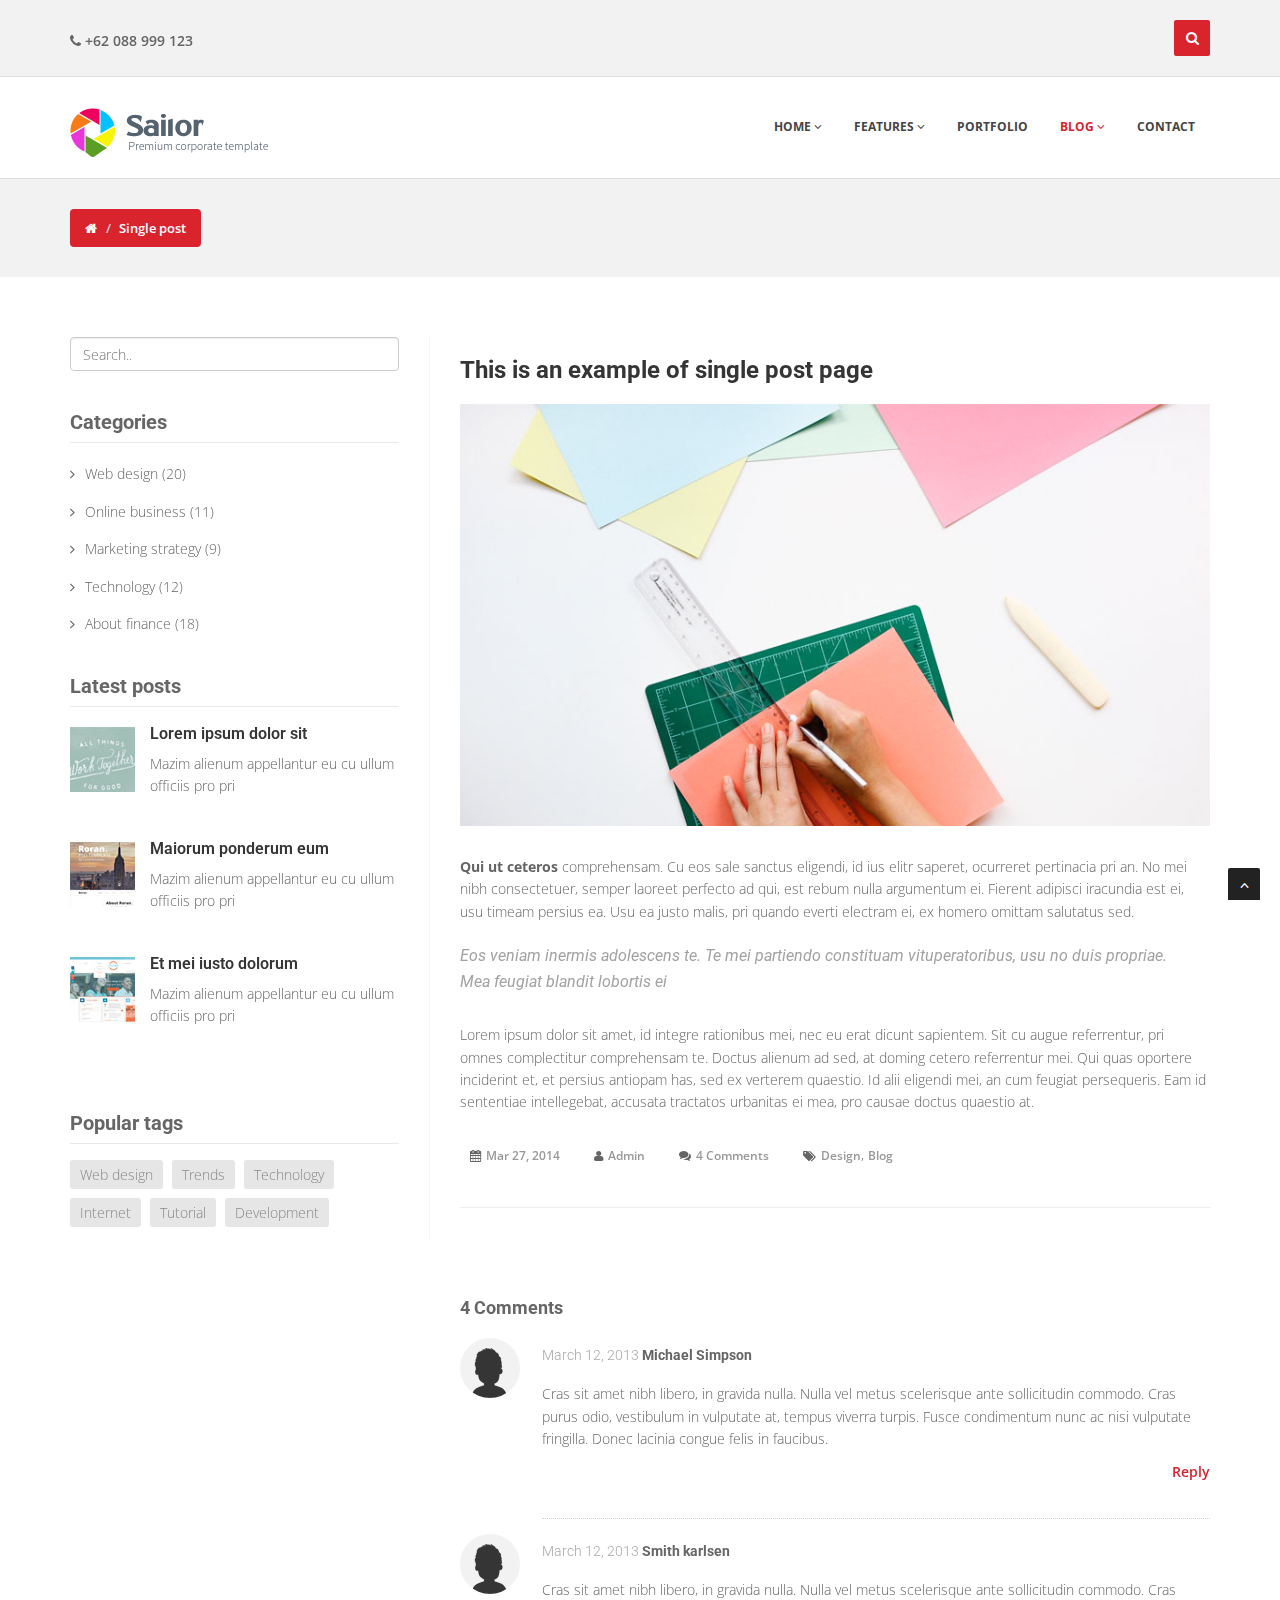
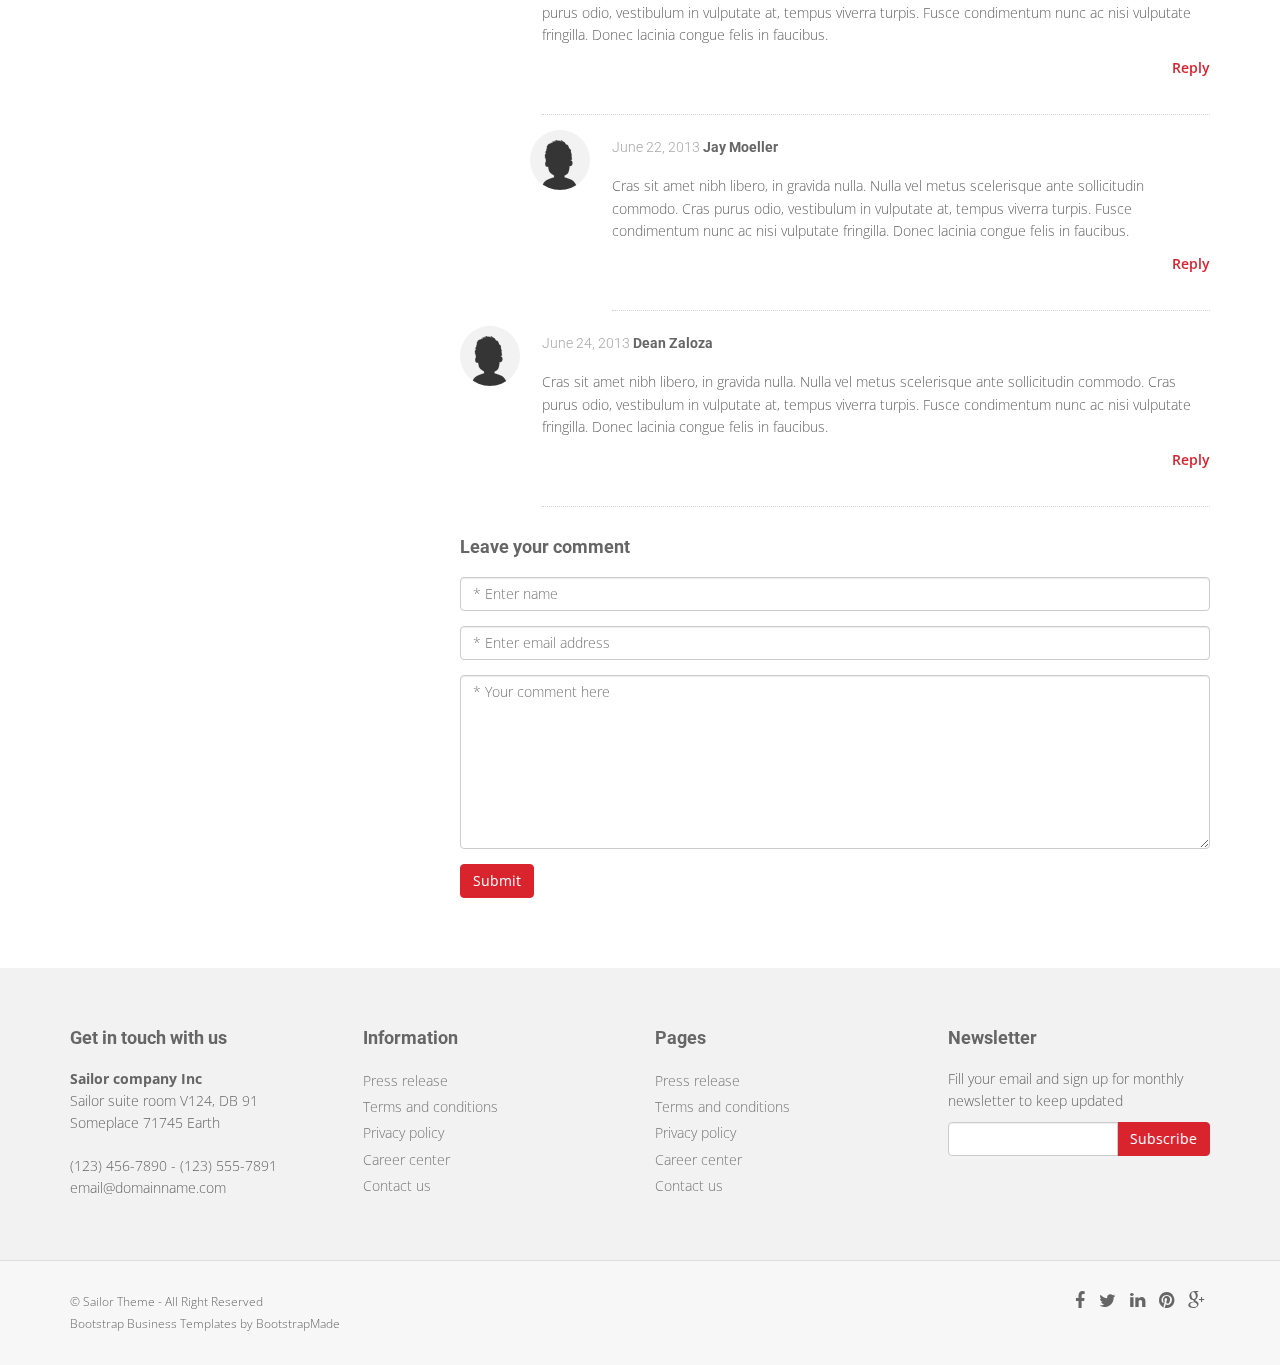
<file: post-leftsidebar.html>
<!DOCTYPE html>
<html lang="en">

<head>
	<meta charset="utf-8">
	<title>Sailor - Bootstrap 3 corporate template</title>
	<meta name="viewport" content="width=device-width, initial-scale=1.0" />
	<meta name="description" content="Bootstrap 3 template for corporate business" />
	<!-- css -->
	<link href="css/bootstrap.min.css" rel="stylesheet" />
	<link href="plugins/flexslider/flexslider.css" rel="stylesheet" media="screen" />
	<link href="css/cubeportfolio.min.css" rel="stylesheet" />
	<link href="css/style.css" rel="stylesheet" />

	<!-- Theme skin -->
	<link id="t-colors" href="skins/default.css" rel="stylesheet" />

	<!-- boxed bg -->
	<link id="bodybg" href="bodybg/bg1.css" rel="stylesheet" type="text/css" />

	<!-- =======================================================
    Theme Name: Sailor
    Theme URL: https://bootstrapmade.com/sailor-free-bootstrap-theme/
    Author: BootstrapMade
    Author URL: https://bootstrapmade.com
	======================================================= -->

</head>

<body>


	<div id="wrapper">
		<!-- start header -->
		<header>
			<div class="top">
				<div class="container">
					<div class="row">
						<div class="col-md-6">
							<ul class="topleft-info">
								<li><i class="fa fa-phone"></i> +62 088 999 123</li>
							</ul>
						</div>
						<div class="col-md-6">
							<div id="sb-search" class="sb-search">
								<form>
									<input class="sb-search-input" placeholder="Enter your search term..." type="text" value="" name="search" id="search">
									<input class="sb-search-submit" type="submit" value="">
									<span class="sb-icon-search" title="Click to start searching"></span>
								</form>
							</div>


						</div>
					</div>
				</div>
			</div>

			<div class="navbar navbar-default navbar-static-top">
				<div class="container">
					<div class="navbar-header">
						<button type="button" class="navbar-toggle" data-toggle="collapse" data-target=".navbar-collapse">
                        <span class="icon-bar"></span>
                        <span class="icon-bar"></span>
                        <span class="icon-bar"></span>
                    </button>
						<a class="navbar-brand" href="index.html"><img src="img/logo.png" alt="" width="199" height="52" /></a>
					</div>
					<div class="navbar-collapse collapse ">
						<ul class="nav navbar-nav">
							<li class="dropdown">
								<a href="#" class="dropdown-toggle " data-toggle="dropdown" data-hover="dropdown" data-delay="0" data-close-others="false">Home <i class="fa fa-angle-down"></i></a>
								<ul class="dropdown-menu">
									<li><a href="index.html">Home slider 1</a></li>
									<li><a href="index2.html">Home slider 2</a></li>

								</ul>

							</li>
							<li class="dropdown">
								<a href="#" class="dropdown-toggle " data-toggle="dropdown" data-hover="dropdown" data-delay="0" data-close-others="false">Features <i class="fa fa-angle-down"></i></a>
								<ul class="dropdown-menu">
									<li><a href="typography.html">Typography</a></li>
									<li><a href="components.html">Components</a></li>
									<li><a href="pricing-box.html">Pricing box</a></li>
									<li class="dropdown-submenu">
										<a href="#" class="dropdown-toggle " data-toggle="dropdown" data-hover="dropdown">Pages</a>
										<ul class="dropdown-menu">
											<li><a href="fullwidth.html">Full width</a></li>
											<li><a href="right-sidebar.html">Right sidebar</a></li>
											<li><a href="left-sidebar.html">Left sidebar</a></li>
											<li><a href="comingsoon.html">Coming soon</a></li>
											<li><a href="search-result.html">Search result</a></li>
											<li><a href="404.html">404</a></li>
											<li><a href="register.html">Register</a></li>
											<li><a href="login.html">Login</a></li>
										</ul>
									</li>
								</ul>
							</li>
							<li><a href="portfolio.html">Portfolio</a></li>
							<li class="dropdown active"><a href="#" class="dropdown-toggle " data-toggle="dropdown" data-hover="dropdown" data-delay="0" data-close-others="false">Blog <i class="fa fa-angle-down"></i></a>
								<ul class="dropdown-menu">
									<li><a href="blog-rightsidebar.html">Blog right sidebar</a></li>
									<li><a href="blog-leftsidebar.html">Blog left sidebar</a></li>
									<li><a href="post-rightsidebar.html">Post right sidebar</a></li>
									<li><a href="post-leftsidebar.html">Post left sidebar</a></li>
								</ul>
							</li>
							<li><a href="contact.html">Contact</a></li>
						</ul>
					</div>
				</div>
			</div>
		</header>
		<!-- end header -->
		<section id="inner-headline">
			<div class="container">
				<div class="row">
					<div class="col-lg-12">
						<ul class="breadcrumb">
							<li><a href="#"><i class="fa fa-home"></i></a></li>
							<li class="active">Single post</li>
						</ul>
					</div>
				</div>
			</div>
		</section>

		<section id="content">
			<div class="container">
				<div class="row">

					<div class="col-lg-4">
						<aside class="left-sidebar">
							<div class="widget">
								<form role="form">
									<div class="form-group">
										<input type="text" class="form-control" id="s" placeholder="Search..">
									</div>
								</form>
							</div>
							<div class="widget">
								<h5 class="widgetheading">Categories</h5>
								<ul class="cat">
									<li><i class="fa fa-angle-right"></i><a href="#">Web design</a><span> (20)</span></li>
									<li><i class="fa fa-angle-right"></i><a href="#">Online business</a><span> (11)</span></li>
									<li><i class="fa fa-angle-right"></i><a href="#">Marketing strategy</a><span> (9)</span></li>
									<li><i class="fa fa-angle-right"></i><a href="#">Technology</a><span> (12)</span></li>
									<li><i class="fa fa-angle-right"></i><a href="#">About finance</a><span> (18)</span></li>
								</ul>
							</div>
							<div class="widget">
								<h5 class="widgetheading">Latest posts</h5>
								<ul class="recent">
									<li>
										<img src="img/dummies/blog/65x65/thumb1.jpg" class="pull-left" alt="" />
										<h6><a href="#">Lorem ipsum dolor sit</a></h6>
										<p>
											Mazim alienum appellantur eu cu ullum officiis pro pri
										</p>
									</li>
									<li>
										<a href="#"><img src="img/dummies/blog/65x65/thumb2.jpg" class="pull-left" alt="" /></a>
										<h6><a href="#">Maiorum ponderum eum</a></h6>
										<p>
											Mazim alienum appellantur eu cu ullum officiis pro pri
										</p>
									</li>
									<li>
										<a href="#"><img src="img/dummies/blog/65x65/thumb3.jpg" class="pull-left" alt="" /></a>
										<h6><a href="#">Et mei iusto dolorum</a></h6>
										<p>
											Mazim alienum appellantur eu cu ullum officiis pro pri
										</p>
									</li>
								</ul>
							</div>
							<div class="widget">
								<h5 class="widgetheading">Popular tags</h5>
								<ul class="tags">
									<li><a href="#">Web design</a></li>
									<li><a href="#">Trends</a></li>
									<li><a href="#">Technology</a></li>
									<li><a href="#">Internet</a></li>
									<li><a href="#">Tutorial</a></li>
									<li><a href="#">Development</a></li>
								</ul>
							</div>
						</aside>
					</div>

					<div class="col-lg-8">
						<article>
							<div class="post-image">
								<div class="post-heading">
									<h3><a href="#">This is an example of single post page</a></h3>
								</div>
								<img src="img/dummies/blog/img1.jpg" alt="" class="img-responsive" />
							</div>
							<p>
								<strong>Qui ut ceteros</strong> comprehensam. Cu eos sale sanctus eligendi, id ius elitr saperet, ocurreret pertinacia pri an. No mei nibh consectetuer, semper laoreet perfecto ad qui, est rebum nulla argumentum ei. Fierent adipisci iracundia
								est ei, usu timeam persius ea. Usu ea justo malis, pri quando everti electram ei, ex homero omittam salutatus sed.
							</p>
							<blockquote>
								Eos veniam inermis adolescens te. Te mei partiendo constituam vituperatoribus, usu no duis propriae. Mea feugiat blandit lobortis ei
							</blockquote>
							<p>
								Lorem ipsum dolor sit amet, id integre rationibus mei, nec eu erat dicunt sapientem. Sit cu augue referrentur, pri omnes complectitur comprehensam te. Doctus alienum ad sed, at doming cetero referrentur mei. Qui quas oportere inciderint et, et persius
								antiopam has, sed ex verterem quaestio. Id alii eligendi mei, an cum feugiat persequeris. Eam id sententiae intellegebat, accusata tractatos urbanitas ei mea, pro causae doctus quaestio at.
							</p>
							<div class="bottom-article">
								<ul class="meta-post">
									<li><i class="fa fa-calendar"></i><a href="#"> Mar 27, 2014</a></li>
									<li><i class="fa fa-user"></i><a href="#"> Admin</a></li>
									<li><i class="fa fa-comments"></i><a href="#">4 Comments</a></li>
									<li><i class="fa fa-tags"></i><a href="#">Design</a>, <a href="#">Blog</a></li>
								</ul>
							</div>
						</article>
						<div class="comment-area">

							<h4>4 Comments</h4>
							<div class="media">
								<a href="#" class="pull-left"><img src="img/avatar.png" alt="" class="img-circle" /></a>
								<div class="media-body">
									<div class="media-content">
										<h6><span>March 12, 2013</span> Michael Simpson</h6>
										<p>
											Cras sit amet nibh libero, in gravida nulla. Nulla vel metus scelerisque ante sollicitudin commodo. Cras purus odio, vestibulum in vulputate at, tempus viverra turpis. Fusce condimentum nunc ac nisi vulputate fringilla. Donec lacinia congue felis in faucibus.
										</p>

										<a href="#" class="align-right reply">Reply</a>
									</div>
								</div>
							</div>
							<div class="media">
								<a href="#" class="pull-left"><img src="img/avatar.png" alt="" class="img-circle" /></a>
								<div class="media-body">
									<div class="media-content">
										<h6><span>March 12, 2013</span> Smith karlsen</h6>
										<p>
											Cras sit amet nibh libero, in gravida nulla. Nulla vel metus scelerisque ante sollicitudin commodo. Cras purus odio, vestibulum in vulputate at, tempus viverra turpis. Fusce condimentum nunc ac nisi vulputate fringilla. Donec lacinia congue felis in faucibus.
										</p>

										<a href="#" class="align-right reply">Reply</a>
									</div>
									<div class="media">
										<a href="#" class="pull-left"><img src="img/avatar.png" alt="" class="img-circle" /></a>
										<div class="media-body">
											<div class="media-content">
												<h6><span>June 22, 2013</span> Jay Moeller</h6>
												<p>
													Cras sit amet nibh libero, in gravida nulla. Nulla vel metus scelerisque ante sollicitudin commodo. Cras purus odio, vestibulum in vulputate at, tempus viverra turpis. Fusce condimentum nunc ac nisi vulputate fringilla. Donec lacinia congue felis in faucibus.
												</p>

												<a href="#" class="align-right reply">Reply</a>
											</div>
										</div>
									</div>
								</div>
							</div>
							<div class="media">
								<a href="#" class="pull-left"><img src="img/avatar.png" alt="" class="img-circle" /></a>
								<div class="media-body">
									<div class="media-content">
										<h6><span>June 24, 2013</span> Dean Zaloza</h6>
										<p>
											Cras sit amet nibh libero, in gravida nulla. Nulla vel metus scelerisque ante sollicitudin commodo. Cras purus odio, vestibulum in vulputate at, tempus viverra turpis. Fusce condimentum nunc ac nisi vulputate fringilla. Donec lacinia congue felis in faucibus.
										</p>

										<a href="#" class="align-right reply">Reply</a>
									</div>
								</div>
							</div>

							<div class="marginbot30"></div>
							<h4>Leave your comment</h4>


							<form role="form">
								<div class="form-group">
									<input type="text" class="form-control" id="name" placeholder="* Enter name">
								</div>
								<div class="form-group">
									<input type="email" class="form-control" id="email" placeholder="* Enter email address">
								</div>
								<div class="form-group">
									<textarea class="form-control" rows="8" placeholder="* Your comment here"></textarea>
								</div>
								<button type="submit" class="btn btn-theme btn-md">Submit</button>
							</form>

						</div>

						<div class="clear"></div>
					</div>


				</div>
			</div>
		</section>
		<footer>
			<div class="container">
				<div class="row">
					<div class="col-sm-3 col-lg-3">
						<div class="widget">
							<h4>Get in touch with us</h4>
							<address>
					<strong>Sailor company Inc</strong><br>
					 Sailor suite room V124, DB 91<br>
					 Someplace 71745 Earth </address>
							<p>
								<i class="icon-phone"></i> (123) 456-7890 - (123) 555-7891 <br>
								<i class="icon-envelope-alt"></i> email@domainname.com
							</p>
						</div>
					</div>
					<div class="col-sm-3 col-lg-3">
						<div class="widget">
							<h4>Information</h4>
							<ul class="link-list">
								<li><a href="#">Press release</a></li>
								<li><a href="#">Terms and conditions</a></li>
								<li><a href="#">Privacy policy</a></li>
								<li><a href="#">Career center</a></li>
								<li><a href="#">Contact us</a></li>
							</ul>
						</div>

					</div>
					<div class="col-sm-3 col-lg-3">
						<div class="widget">
							<h4>Pages</h4>
							<ul class="link-list">
								<li><a href="#">Press release</a></li>
								<li><a href="#">Terms and conditions</a></li>
								<li><a href="#">Privacy policy</a></li>
								<li><a href="#">Career center</a></li>
								<li><a href="#">Contact us</a></li>
							</ul>
						</div>
					</div>
					<div class="col-sm-3 col-lg-3">
						<div class="widget">
							<h4>Newsletter</h4>
							<p>Fill your email and sign up for monthly newsletter to keep updated</p>
							<div class="form-group multiple-form-group input-group">
								<input type="email" name="email" class="form-control">
								<span class="input-group-btn">
                            <button type="button" class="btn btn-theme btn-add">Subscribe</button>
                        </span>
							</div>
						</div>
					</div>
				</div>
			</div>
			<div id="sub-footer">
				<div class="container">
					<div class="row">
						<div class="col-lg-6">
							<div class="copyright">
								<p>&copy; Sailor Theme - All Right Reserved</p>
								<div class="credits">
									<!--
                    All the links in the footer should remain intact. 
                    You can delete the links only if you purchased the pro version.
                    Licensing information: https://bootstrapmade.com/license/
                    Purchase the pro version with working PHP/AJAX contact form: https://bootstrapmade.com/buy/?theme=Sailor
                  -->
									<a href="https://bootstrapmade.com/bootstrap-business-templates/">Bootstrap Business Templates</a> by <a href="https://bootstrapmade.com/">BootstrapMade</a>
								</div>
							</div>
						</div>
						<div class="col-lg-6">
							<ul class="social-network">
								<li><a href="#" data-placement="top" title="Facebook"><i class="fa fa-facebook"></i></a></li>
								<li><a href="#" data-placement="top" title="Twitter"><i class="fa fa-twitter"></i></a></li>
								<li><a href="#" data-placement="top" title="Linkedin"><i class="fa fa-linkedin"></i></a></li>
								<li><a href="#" data-placement="top" title="Pinterest"><i class="fa fa-pinterest"></i></a></li>
								<li><a href="#" data-placement="top" title="Google plus"><i class="fa fa-google-plus"></i></a></li>
							</ul>
						</div>
					</div>
				</div>
			</div>
		</footer>
	</div>
	<a href="#" class="scrollup"><i class="fa fa-angle-up active"></i></a>
	<!-- javascript
    ================================================== -->
	<!-- Placed at the end of the document so the pages load faster -->
	<script src="js/jquery.min.js"></script>
	<script src="js/modernizr.custom.js"></script>
	<script src="js/jquery.easing.1.3.js"></script>
	<script src="js/bootstrap.min.js"></script>
	<script src="plugins/flexslider/jquery.flexslider-min.js"></script>
	<script src="plugins/flexslider/flexslider.config.js"></script>
	<script src="js/jquery.appear.js"></script>
	<script src="js/stellar.js"></script>
	<script src="js/classie.js"></script>
	<script src="js/uisearch.js"></script>
	<script src="js/jquery.cubeportfolio.min.js"></script>
	<script src="js/google-code-prettify/prettify.js"></script>
	<script src="js/animate.js"></script>
	<script src="js/custom.js"></script>


</body>

</html>
</file>
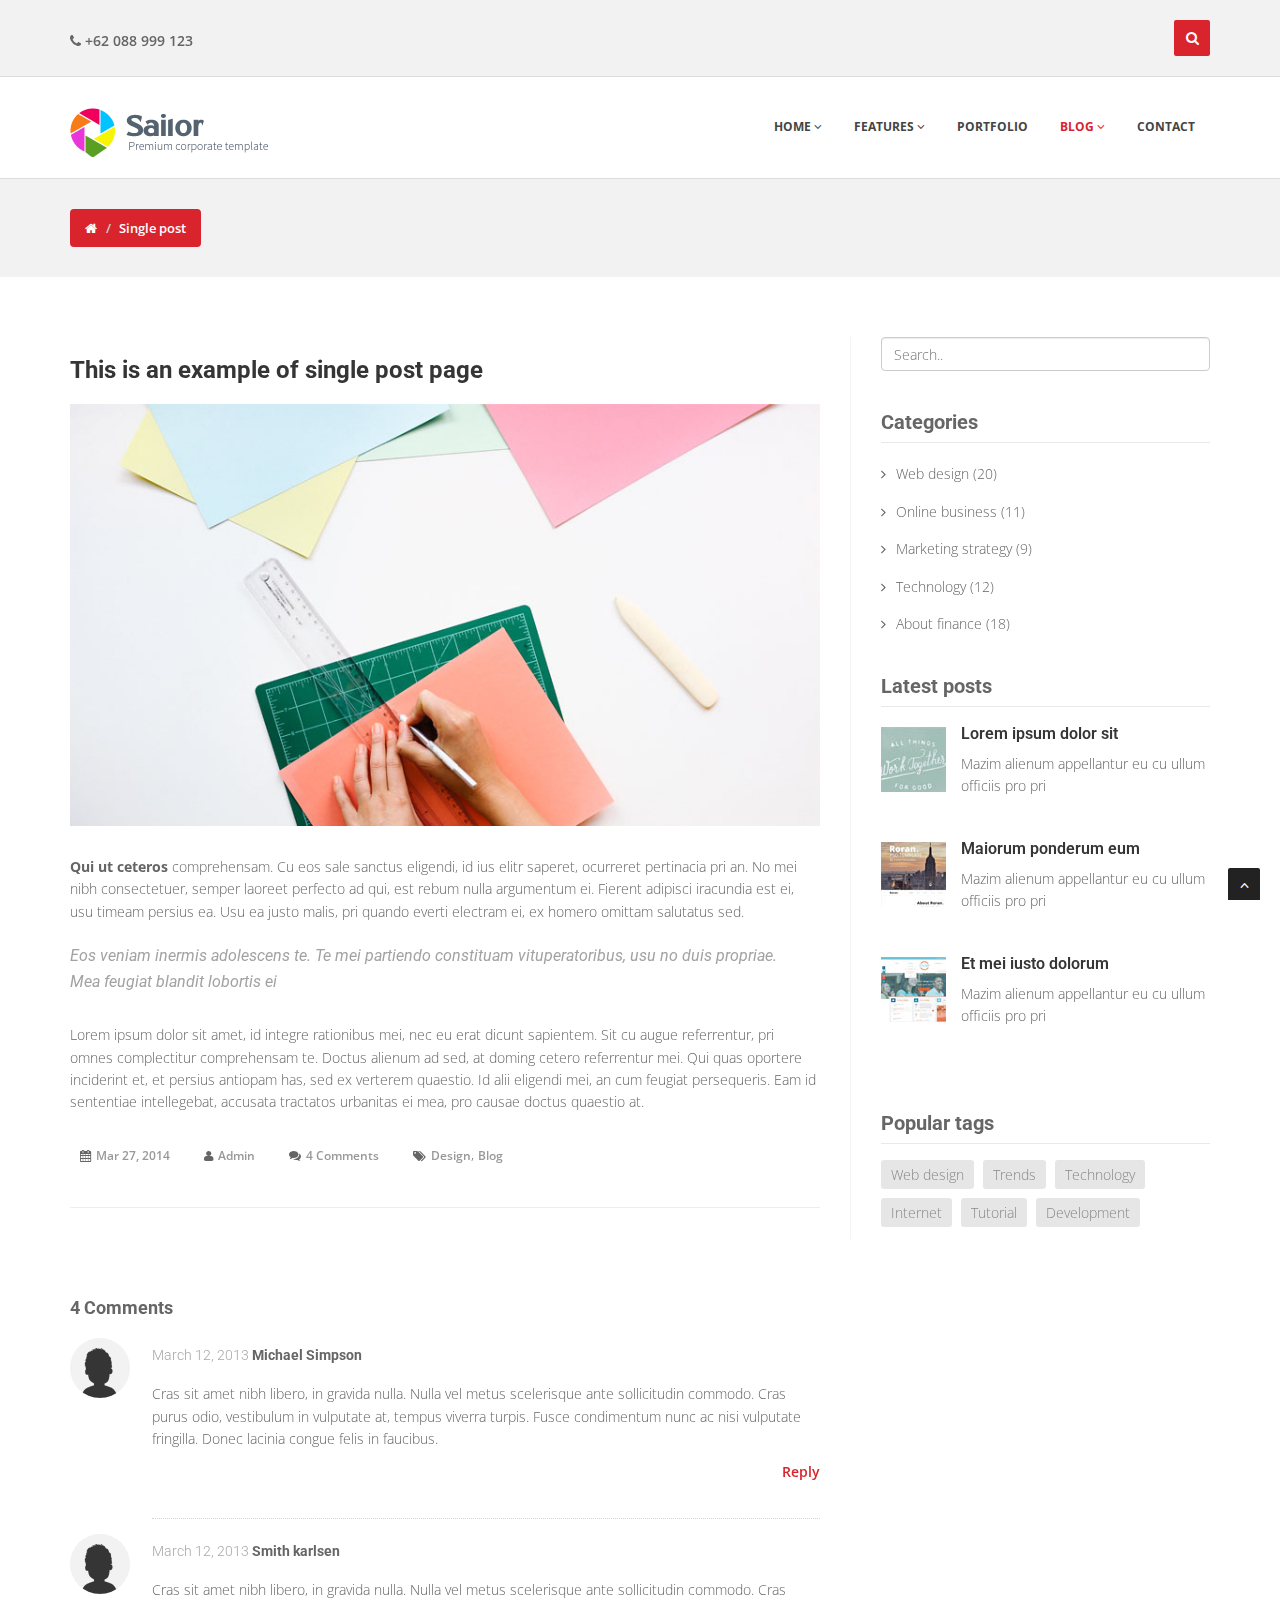
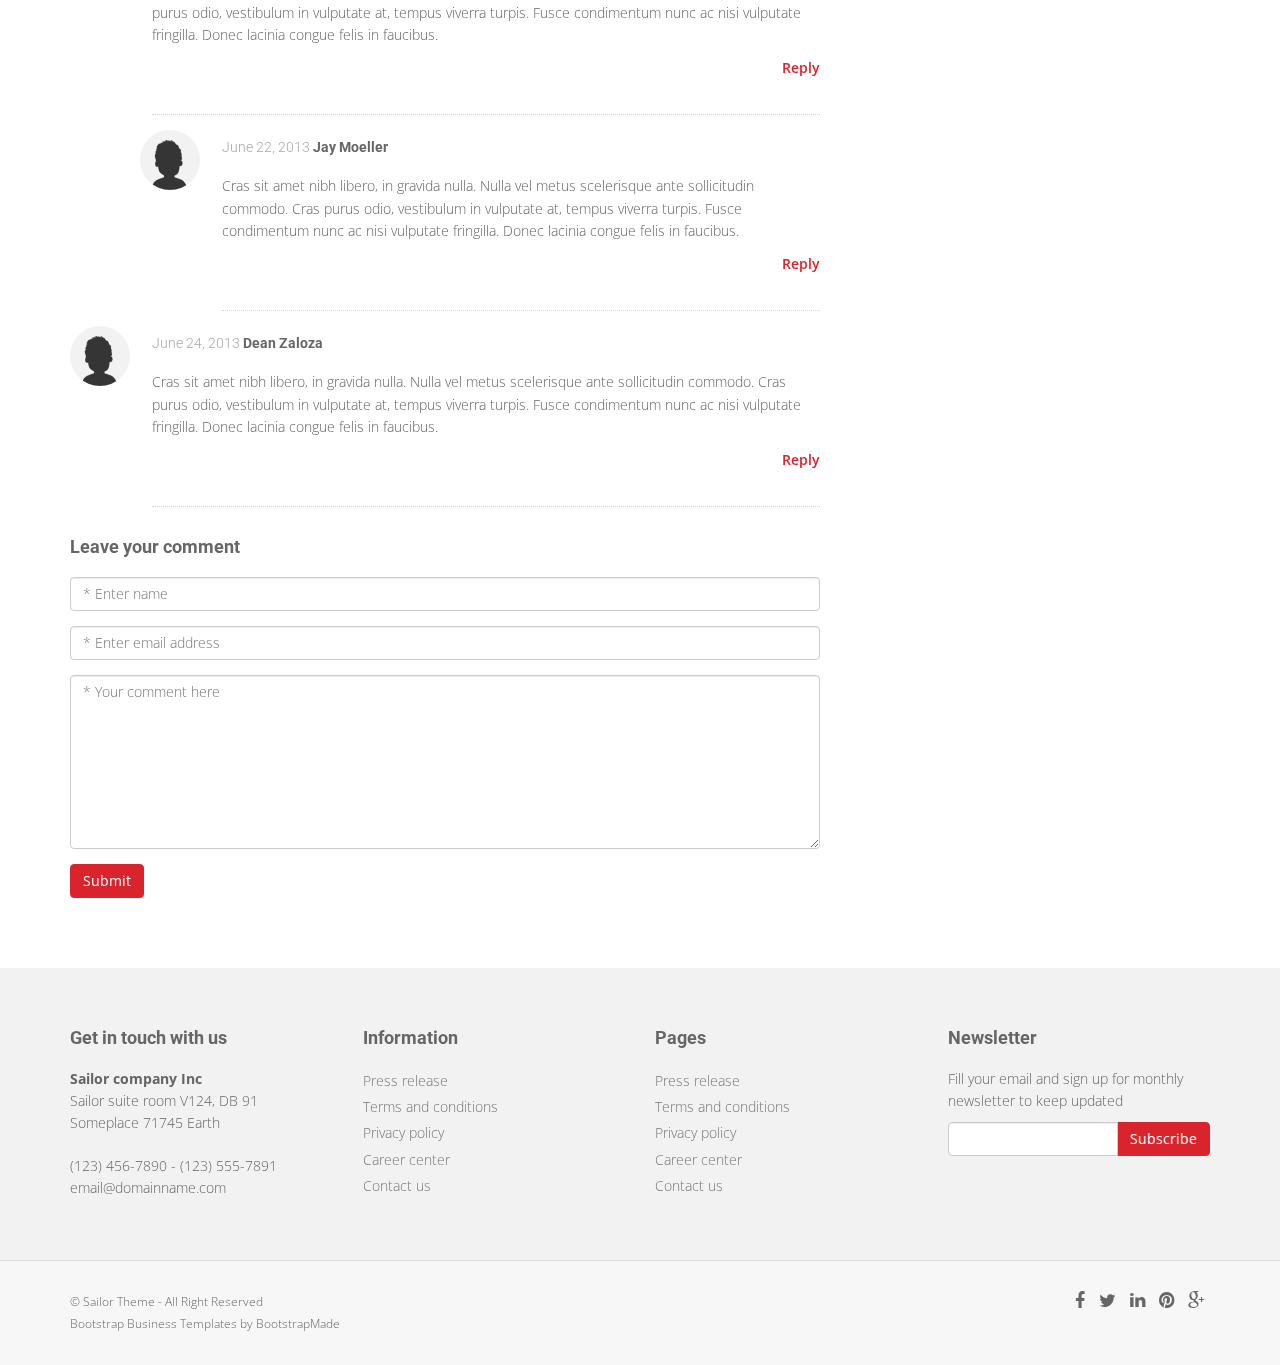
<file: post-rightsidebar.html>
<!DOCTYPE html>
<html lang="en">

<head>
	<meta charset="utf-8">
	<title>Sailor - Bootstrap 3 corporate template</title>
	<meta name="viewport" content="width=device-width, initial-scale=1.0" />
	<meta name="description" content="Bootstrap 3 template for corporate business" />
	<!-- css -->
	<link href="css/bootstrap.min.css" rel="stylesheet" />
	<link href="plugins/flexslider/flexslider.css" rel="stylesheet" media="screen" />
	<link href="css/cubeportfolio.min.css" rel="stylesheet" />
	<link href="css/style.css" rel="stylesheet" />


	<!-- Theme skin -->
	<link id="t-colors" href="skins/default.css" rel="stylesheet" />

	<!-- boxed bg -->
	<link id="bodybg" href="bodybg/bg1.css" rel="stylesheet" type="text/css" />

	<!-- =======================================================
    Theme Name: Sailor
    Theme URL: https://bootstrapmade.com/sailor-free-bootstrap-theme/
    Author: BootstrapMade
    Author URL: https://bootstrapmade.com
	======================================================= -->

</head>

<body>


	<div id="wrapper">
		<!-- start header -->
		<header>
			<div class="top">
				<div class="container">
					<div class="row">
						<div class="col-md-6">
							<ul class="topleft-info">
								<li><i class="fa fa-phone"></i> +62 088 999 123</li>
							</ul>
						</div>
						<div class="col-md-6">
							<div id="sb-search" class="sb-search">
								<form>
									<input class="sb-search-input" placeholder="Enter your search term..." type="text" value="" name="search" id="search">
									<input class="sb-search-submit" type="submit" value="">
									<span class="sb-icon-search" title="Click to start searching"></span>
								</form>
							</div>


						</div>
					</div>
				</div>
			</div>

			<div class="navbar navbar-default navbar-static-top">
				<div class="container">
					<div class="navbar-header">
						<button type="button" class="navbar-toggle" data-toggle="collapse" data-target=".navbar-collapse">
                        <span class="icon-bar"></span>
                        <span class="icon-bar"></span>
                        <span class="icon-bar"></span>
                    </button>
						<a class="navbar-brand" href="index.html"><img src="img/logo.png" alt="" width="199" height="52" /></a>
					</div>
					<div class="navbar-collapse collapse ">
						<ul class="nav navbar-nav">
							<li class="dropdown">
								<a href="#" class="dropdown-toggle " data-toggle="dropdown" data-hover="dropdown" data-delay="0" data-close-others="false">Home <i class="fa fa-angle-down"></i></a>
								<ul class="dropdown-menu">
									<li><a href="index.html">Home slider 1</a></li>
									<li><a href="index2.html">Home slider 2</a></li>

								</ul>

							</li>
							<li class="dropdown">
								<a href="#" class="dropdown-toggle " data-toggle="dropdown" data-hover="dropdown" data-delay="0" data-close-others="false">Features <i class="fa fa-angle-down"></i></a>
								<ul class="dropdown-menu">
									<li><a href="typography.html">Typography</a></li>
									<li><a href="components.html">Components</a></li>
									<li><a href="pricing-box.html">Pricing box</a></li>
									<li class="dropdown-submenu">
										<a href="#" class="dropdown-toggle " data-toggle="dropdown" data-hover="dropdown">Pages</a>
										<ul class="dropdown-menu">
											<li><a href="fullwidth.html">Full width</a></li>
											<li><a href="right-sidebar.html">Right sidebar</a></li>
											<li><a href="left-sidebar.html">Left sidebar</a></li>
											<li><a href="comingsoon.html">Coming soon</a></li>
											<li><a href="search-result.html">Search result</a></li>
											<li><a href="404.html">404</a></li>
											<li><a href="register.html">Register</a></li>
											<li><a href="login.html">Login</a></li>
										</ul>
									</li>
								</ul>
							</li>
							<li><a href="portfolio.html">Portfolio</a></li>
							<li class="dropdown active"><a href="#" class="dropdown-toggle " data-toggle="dropdown" data-hover="dropdown" data-delay="0" data-close-others="false">Blog <i class="fa fa-angle-down"></i></a>
								<ul class="dropdown-menu">
									<li><a href="blog-rightsidebar.html">Blog right sidebar</a></li>
									<li><a href="blog-leftsidebar.html">Blog left sidebar</a></li>
									<li><a href="post-rightsidebar.html">Post right sidebar</a></li>
									<li><a href="post-leftsidebar.html">Post left sidebar</a></li>
								</ul>
							</li>
							<li><a href="contact.html">Contact</a></li>
						</ul>
					</div>
				</div>
			</div>
		</header>
		<!-- end header -->
		<section id="inner-headline">
			<div class="container">
				<div class="row">
					<div class="col-lg-12">
						<ul class="breadcrumb">
							<li><a href="#"><i class="fa fa-home"></i></a></li>
							<li class="active">Single post</li>
						</ul>
					</div>
				</div>
			</div>
		</section>

		<section id="content">
			<div class="container">
				<div class="row">
					<div class="col-lg-8">
						<article>
							<div class="post-image">
								<div class="post-heading">
									<h3><a href="#">This is an example of single post page</a></h3>
								</div>
								<img src="img/dummies/blog/img1.jpg" alt="" class="img-responsive" />
							</div>
							<p>
								<strong>Qui ut ceteros</strong> comprehensam. Cu eos sale sanctus eligendi, id ius elitr saperet, ocurreret pertinacia pri an. No mei nibh consectetuer, semper laoreet perfecto ad qui, est rebum nulla argumentum ei. Fierent adipisci iracundia
								est ei, usu timeam persius ea. Usu ea justo malis, pri quando everti electram ei, ex homero omittam salutatus sed.
							</p>
							<blockquote>
								Eos veniam inermis adolescens te. Te mei partiendo constituam vituperatoribus, usu no duis propriae. Mea feugiat blandit lobortis ei
							</blockquote>
							<p>
								Lorem ipsum dolor sit amet, id integre rationibus mei, nec eu erat dicunt sapientem. Sit cu augue referrentur, pri omnes complectitur comprehensam te. Doctus alienum ad sed, at doming cetero referrentur mei. Qui quas oportere inciderint et, et persius
								antiopam has, sed ex verterem quaestio. Id alii eligendi mei, an cum feugiat persequeris. Eam id sententiae intellegebat, accusata tractatos urbanitas ei mea, pro causae doctus quaestio at.
							</p>
							<div class="bottom-article">
								<ul class="meta-post">
									<li><i class="fa fa-calendar"></i><a href="#"> Mar 27, 2014</a></li>
									<li><i class="fa fa-user"></i><a href="#"> Admin</a></li>
									<li><i class="fa fa-comments"></i><a href="#">4 Comments</a></li>
									<li><i class="fa fa-tags"></i><a href="#">Design</a>, <a href="#">Blog</a></li>
								</ul>
							</div>
						</article>
						<div class="comment-area">

							<h4>4 Comments</h4>
							<div class="media">
								<a href="#" class="pull-left"><img src="img/avatar.png" alt="" class="img-circle" /></a>
								<div class="media-body">
									<div class="media-content">
										<h6><span>March 12, 2013</span> Michael Simpson</h6>
										<p>
											Cras sit amet nibh libero, in gravida nulla. Nulla vel metus scelerisque ante sollicitudin commodo. Cras purus odio, vestibulum in vulputate at, tempus viverra turpis. Fusce condimentum nunc ac nisi vulputate fringilla. Donec lacinia congue felis in faucibus.
										</p>

										<a href="#" class="align-right reply">Reply</a>
									</div>
								</div>
							</div>
							<div class="media">
								<a href="#" class="pull-left"><img src="img/avatar.png" alt="" class="img-circle" /></a>
								<div class="media-body">
									<div class="media-content">
										<h6><span>March 12, 2013</span> Smith karlsen</h6>
										<p>
											Cras sit amet nibh libero, in gravida nulla. Nulla vel metus scelerisque ante sollicitudin commodo. Cras purus odio, vestibulum in vulputate at, tempus viverra turpis. Fusce condimentum nunc ac nisi vulputate fringilla. Donec lacinia congue felis in faucibus.
										</p>

										<a href="#" class="align-right reply">Reply</a>
									</div>
									<div class="media">
										<a href="#" class="pull-left"><img src="img/avatar.png" alt="" class="img-circle" /></a>
										<div class="media-body">
											<div class="media-content">
												<h6><span>June 22, 2013</span> Jay Moeller</h6>
												<p>
													Cras sit amet nibh libero, in gravida nulla. Nulla vel metus scelerisque ante sollicitudin commodo. Cras purus odio, vestibulum in vulputate at, tempus viverra turpis. Fusce condimentum nunc ac nisi vulputate fringilla. Donec lacinia congue felis in faucibus.
												</p>

												<a href="#" class="align-right reply">Reply</a>
											</div>
										</div>
									</div>
								</div>
							</div>
							<div class="media">
								<a href="#" class="pull-left"><img src="img/avatar.png" alt="" class="img-circle" /></a>
								<div class="media-body">
									<div class="media-content">
										<h6><span>June 24, 2013</span> Dean Zaloza</h6>
										<p>
											Cras sit amet nibh libero, in gravida nulla. Nulla vel metus scelerisque ante sollicitudin commodo. Cras purus odio, vestibulum in vulputate at, tempus viverra turpis. Fusce condimentum nunc ac nisi vulputate fringilla. Donec lacinia congue felis in faucibus.
										</p>

										<a href="#" class="align-right reply">Reply</a>
									</div>
								</div>
							</div>

							<div class="marginbot30"></div>
							<h4>Leave your comment</h4>


							<form role="form">
								<div class="form-group">
									<input type="text" class="form-control" id="name" placeholder="* Enter name">
								</div>
								<div class="form-group">
									<input type="email" class="form-control" id="email" placeholder="* Enter email address">
								</div>
								<div class="form-group">
									<textarea class="form-control" rows="8" placeholder="* Your comment here"></textarea>
								</div>
								<button type="submit" class="btn btn-theme btn-md">Submit</button>
							</form>

						</div>

						<div class="clear"></div>
					</div>
					<div class="col-lg-4">
						<aside class="right-sidebar">
							<div class="widget">
								<form role="form">
									<div class="form-group">
										<input type="text" class="form-control" id="s" placeholder="Search..">
									</div>
								</form>
							</div>
							<div class="widget">
								<h5 class="widgetheading">Categories</h5>
								<ul class="cat">
									<li><i class="fa fa-angle-right"></i><a href="#">Web design</a><span> (20)</span></li>
									<li><i class="fa fa-angle-right"></i><a href="#">Online business</a><span> (11)</span></li>
									<li><i class="fa fa-angle-right"></i><a href="#">Marketing strategy</a><span> (9)</span></li>
									<li><i class="fa fa-angle-right"></i><a href="#">Technology</a><span> (12)</span></li>
									<li><i class="fa fa-angle-right"></i><a href="#">About finance</a><span> (18)</span></li>
								</ul>
							</div>
							<div class="widget">
								<h5 class="widgetheading">Latest posts</h5>
								<ul class="recent">
									<li>
										<img src="img/dummies/blog/65x65/thumb1.jpg" class="pull-left" alt="" />
										<h6><a href="#">Lorem ipsum dolor sit</a></h6>
										<p>
											Mazim alienum appellantur eu cu ullum officiis pro pri
										</p>
									</li>
									<li>
										<a href="#"><img src="img/dummies/blog/65x65/thumb2.jpg" class="pull-left" alt="" /></a>
										<h6><a href="#">Maiorum ponderum eum</a></h6>
										<p>
											Mazim alienum appellantur eu cu ullum officiis pro pri
										</p>
									</li>
									<li>
										<a href="#"><img src="img/dummies/blog/65x65/thumb3.jpg" class="pull-left" alt="" /></a>
										<h6><a href="#">Et mei iusto dolorum</a></h6>
										<p>
											Mazim alienum appellantur eu cu ullum officiis pro pri
										</p>
									</li>
								</ul>
							</div>
							<div class="widget">
								<h5 class="widgetheading">Popular tags</h5>
								<ul class="tags">
									<li><a href="#">Web design</a></li>
									<li><a href="#">Trends</a></li>
									<li><a href="#">Technology</a></li>
									<li><a href="#">Internet</a></li>
									<li><a href="#">Tutorial</a></li>
									<li><a href="#">Development</a></li>
								</ul>
							</div>
						</aside>
					</div>
				</div>
			</div>
		</section>
		<footer>
			<div class="container">
				<div class="row">
					<div class="col-sm-3 col-lg-3">
						<div class="widget">
							<h4>Get in touch with us</h4>
							<address>
					<strong>Sailor company Inc</strong><br>
					 Sailor suite room V124, DB 91<br>
					 Someplace 71745 Earth </address>
							<p>
								<i class="icon-phone"></i> (123) 456-7890 - (123) 555-7891 <br>
								<i class="icon-envelope-alt"></i> email@domainname.com
							</p>
						</div>
					</div>
					<div class="col-sm-3 col-lg-3">
						<div class="widget">
							<h4>Information</h4>
							<ul class="link-list">
								<li><a href="#">Press release</a></li>
								<li><a href="#">Terms and conditions</a></li>
								<li><a href="#">Privacy policy</a></li>
								<li><a href="#">Career center</a></li>
								<li><a href="#">Contact us</a></li>
							</ul>
						</div>

					</div>
					<div class="col-sm-3 col-lg-3">
						<div class="widget">
							<h4>Pages</h4>
							<ul class="link-list">
								<li><a href="#">Press release</a></li>
								<li><a href="#">Terms and conditions</a></li>
								<li><a href="#">Privacy policy</a></li>
								<li><a href="#">Career center</a></li>
								<li><a href="#">Contact us</a></li>
							</ul>
						</div>
					</div>
					<div class="col-sm-3 col-lg-3">
						<div class="widget">
							<h4>Newsletter</h4>
							<p>Fill your email and sign up for monthly newsletter to keep updated</p>
							<div class="form-group multiple-form-group input-group">
								<input type="email" name="email" class="form-control">
								<span class="input-group-btn">
                            <button type="button" class="btn btn-theme btn-add">Subscribe</button>
                        </span>
							</div>
						</div>
					</div>
				</div>
			</div>
			<div id="sub-footer">
				<div class="container">
					<div class="row">
						<div class="col-lg-6">
							<div class="copyright">
								<p>&copy; Sailor Theme - All Right Reserved</p>
								<div class="credits">
									<!--
                    All the links in the footer should remain intact. 
                    You can delete the links only if you purchased the pro version.
                    Licensing information: https://bootstrapmade.com/license/
                    Purchase the pro version with working PHP/AJAX contact form: https://bootstrapmade.com/buy/?theme=Sailor
                  -->
									<a href="https://bootstrapmade.com/bootstrap-business-templates/">Bootstrap Business Templates</a> by <a href="https://bootstrapmade.com/">BootstrapMade</a>
								</div>
							</div>
						</div>
						<div class="col-lg-6">
							<ul class="social-network">
								<li><a href="#" data-placement="top" title="Facebook"><i class="fa fa-facebook"></i></a></li>
								<li><a href="#" data-placement="top" title="Twitter"><i class="fa fa-twitter"></i></a></li>
								<li><a href="#" data-placement="top" title="Linkedin"><i class="fa fa-linkedin"></i></a></li>
								<li><a href="#" data-placement="top" title="Pinterest"><i class="fa fa-pinterest"></i></a></li>
								<li><a href="#" data-placement="top" title="Google plus"><i class="fa fa-google-plus"></i></a></li>
							</ul>
						</div>
					</div>
				</div>
			</div>
		</footer>
	</div>
	<a href="#" class="scrollup"><i class="fa fa-angle-up active"></i></a>
	<!-- javascript
    ================================================== -->
	<!-- Placed at the end of the document so the pages load faster -->
	<script src="js/jquery.min.js"></script>
	<script src="js/modernizr.custom.js"></script>
	<script src="js/jquery.easing.1.3.js"></script>
	<script src="js/bootstrap.min.js"></script>
	<script src="plugins/flexslider/jquery.flexslider-min.js"></script>
	<script src="plugins/flexslider/flexslider.config.js"></script>
	<script src="js/jquery.appear.js"></script>
	<script src="js/stellar.js"></script>
	<script src="js/classie.js"></script>
	<script src="js/uisearch.js"></script>
	<script src="js/jquery.cubeportfolio.min.js"></script>
	<script src="js/google-code-prettify/prettify.js"></script>
	<script src="js/animate.js"></script>
	<script src="js/custom.js"></script>


</body>

</html>
</file>
<file: Documentation/assets/css/documenter_style.css>
/*!
 * Documenter 2.0
 * http://rxa.li/documenter
 *
 * Copyright 2011, Xaver Birsak
 * http://revaxarts.com
 *
 */
html,body,div,span,applet,object,iframe,h1,h2,h3,h4,h5,h6,p,blockquote,a,abbr,acronym,address,big,cite,code,del,dfn,em,font,img,ins,kbd,q,s,samp,small,strike,strong,sub,sup,tt,var,dl,dt,dd,ol,ul,li,fieldset,form,label,legend,table,caption,tbody,tfoot,thead,tr,th,td{
	margin:0;
	padding:0;
	border:0;
	outline:0;
	font-weight:inherit;
	font-style:inherit;
	font-size:100%;
	font-family:inherit;
	vertical-align:baseline;
}
html { 
	font-size:101%;
	font-family:Arial,verdana,arial,sans-serif;
	font-size:12px;
	-webkit-text-size-adjust:none;
	color:#6F6F6F;
	background-color:#efefef;
}
body{
	min-height:100%;
	height:auto;
	width:100%;
}
footer, header, section {
	display:block;
}
a{ color:#6F6F6F; text-decoration:none; cursor:pointer; }
a:hover { text-decoration:underline }
p, ul, ol{
	margin:18px 0;
	line-height:1.5em;
}
li{
	list-style:none;
}
li.placeholder{
	height:70px;
	width:100%;
	font-size:16px;
}
hr { 
	display:block;
	height:0px;
	line-height:0px;
	border:0;
	border-top:1px solid #ddd;
	border-bottom:1px solid #aaa;
	margin:16px 0;
	padding:0;
	clear:both;
	float:none;
}
hr.notop{
	margin-top:0;
}
strong{
	font-weight:700;
}
#documenter_buttons{
	position:absolute;
	right:10px;
	margin-top:-30px;
}
.btn{
	cursor:pointer;
	width:auto;
	padding:7px 7px 8px;
	border-radius:3px;
	border:1px solid #ccc;
}
.btn:hover{
	border:1px solid #B1B4B0;
	box-shadow:0px 2px 2px rgba(0,0,0,0.1);
	-moz-box-shadow:0px 2px 2px rgba(0,0,0,0.1);
	-webkit-box-shadow:0px 2px 2px rgba(0,0,0,0.1);
	text-decoration:none;
}
.btn:active{
	border:1px solid #B1B4B0;
	box-shadow:inset 0px 2px 2px rgba(0,0,0,0.1);
	-moz-box-shadow:inset 0px 2px 2px rgba(0,0,0,0.1);
	-webkit-box-shadow:inset 0px 2px 2px rgba(0,0,0,0.1);
	background-color:#eee;
}

#documenter_content{
	position:absolute;
	right:18px;
	left:218px;
	padding-left:10px;
	padding-bottom:800px;
	min-height:100%;
	height:auto;
	z-index:1;
}
#documenter_sidebar{
	-moz-box-shadow:0 0 6px rgba(3,3,3,0.6);
	-webkit-box-shadow:0 0 6px rgba(3,3,3,0.6);
	box-shadow:0 0 6px rgba(3,3,3,0.6);
	position:fixed;
	left:0;
	width:200px;
	height:100%;
	min-height:100%;
	z-index:100;
}
#documenter_sidebar a{
	position:relative;
	z-index:100;
}
img{
	border:0;
}
#documenter_copyright{
	position:absolute;
	bottom:10px;
	font-size:10px;
	right:15px;
	width:200px;
	text-align:right;
	z-index:1
}
noscript{
	display:block;
	position:absolute;
	top:238px;
	margin:0 auto;
	width:800px;
	bottom:0;
	z-index:20;
}
noscript p{
	width:800px;
	font-size:20px;
	padding-top:20px;
	margin:0 auto;
	color:#4D4D4D;
}
.small{
	font-size:10px;
	letter-spacing:0;
}

/*----------------------------------------------------------------------*/
/* Sidebar
/*----------------------------------------------------------------------*/

#documenter_sidebar #documenter_logo{
	display:block;
	height:20%;
	max-height:200px;
	min-height:70px;
	width:200px;
	background-position:center center;
	background-repeat:no-repeat;
}
#documenter_sidebar ul{
	font-size:12px;
	font-weight:700;
	min-height:150px;
	height:75%;
	overflow:auto;
}

#documenter_sidebar ul li{
	text-align:right;
	padding:0;
}
#documenter_sidebar ul a{
	display:block;
	border-top:1px solid #ddd;
	border-bottom:1px solid #aaa;
	padding:6px 15px 7px 0;
	text-align:right;
}
#documenter_sidebar ul a:hover,#documenter_sidebar ul a.current{
	-webkit-text-shadow:none;
	-moz-text-shadow:none;
	text-shadow:none;
	text-decoration:none;
}
#documenter_sidebar ul li ul{
	border-top:0;
	font-size:10px;
	min-height:10px;
	height:auto;
	overflow:auto;
	margin:0;
	display:none;
}
#documenter_sidebar ul li ul li a{
	display:block;
	padding:4px 15px 5px 0;
	text-align:right;
}

/*----------------------------------------------------------------------*/
/* Content
/*----------------------------------------------------------------------*/

#documenter_cover{
	position:relative;
	height:800px;
	padding-top:200px !important;
}
#documenter_cover li{
	list-style:none !important;
	margin-left:0 !important;
}
#documenter_cover p{
	width:500px;
}
#documenter_content section{
	padding-top:70px;
}
#documenter_content h1{
	font-size:30px;
	font-weight:700;
}
#documenter_content h2{
	font-size:20px;
	margin-bottom:18px;
	font-weight:100;
}
#documenter_content h3{
	font-size:26px;
	margin:18px 0 0;
	font-weight:100;
}
#documenter_content h4{
	font-size:20px;
	margin:18px 0;
	font-weight:100;
}
#documenter_content h5{
	font-size:16px;
	margin:18px 0;
	font-weight:100;
}
#documenter_content h6{
	font-size:14px;
	margin:18px 0;
	font-weight:100;
}
#documenter_content p{
	margin:18px 0;
}
#documenter_content ol li{
	list-style:decimal;
	margin-left:36px;
}
#documenter_content ul li{
	list-style:square;
	margin-left:36px;
}
#documenter_content dl{
}
#documenter_content dl dt{
	padding-top:12px;
	font-weight:700;
	font-size:14px;
}
#documenter_content dl dd{
	padding-top:3px;
	margin-left:18px;
}
#documenter_content table{
	border-collapse:collapse;
}
#documenter_content table th{
	font-weight:700;
}
#documenter_content table th, #documenter_content table td{
	padding:3px;
	text-align:left;
}
#documenter_content code{
	font-family:"Courier New", Courier, monospace;
	font-size:12px;
}
#documenter_content .warning{
	padding:10px 10px 10px 30px;
	border:1px solid #D5D458;
	background-color:#F0FEB1;
	background-image:url(img/warning.png);
	background-repeat:no-repeat;
	background-position: 8px 11px;
}
#documenter_content .info{
	padding:10px 10px 10px 30px;
	border:1px solid #6AB3FF;
	background-color:#A3D0FF;
	background-image:url(img/info.png);
	background-repeat:no-repeat;
	background-position: 8px 11px;
}
#documenter_content div.alert {
  padding: 8px 35px 8px 14px;
  text-shadow: 0 1px 0 rgba(255, 255, 255, 0.5);
  background-color: #fcf8e3;
  border: 1px solid #fbeed5;
  -webkit-border-radius: 4px;
  -moz-border-radius: 4px;
  border-radius: 4px;
}
#documenter_content div.alert-success,#documenter_content  div.alert-success div.alert-heading {
  color: #468847;
}
#documenter_content div.alert-danger,#documenter_content  div.alert-error {
  background-color: #f2dede;
  border-color: #eed3d7;
}
#documenter_content div.alert-danger,
#documenter_content div.alert-error,
#documenter_content div.alert-danger div.alert-heading,
#documenter_content div.alert-error div.alert-heading {
  color: #b94a48;
}
#documenter_content div.alert-info {
  background-color: #d9edf7;
  border-color: #bce8f1;
}
#documenter_content div.alert-info,#documenter_content  div.alert-info div.alert-heading {
  color: #3a87ad;
}
#documenter_content div.alert-block {
  padding-top: 14px;
  padding-bottom: 14px;
}
#documenter_content div.alert-block > p,#documenter_content  div.alert-block > ul {
  margin-bottom: 0;
}
#documenter_content div.alert-block p + p {
  margin-top: 5px;
}





/*----------------------------------------------------------------------*/
/* Print Styles
/*----------------------------------------------------------------------*/

@media print {
	 * { background: transparent !important; color: black !important; text-shadow: none !important; filter:none !important;
	-ms-filter: none !important; } /* Black prints faster: sanbeiji.com/archives/953 */
	a, a:visited { color: #444 !important; text-decoration: underline; }
	a[href]:after { content: " (" attr(href) ")"; }
	abbr[title]:after { content: " (" attr(title) ")"; }
	.ir a:after, a[href^="javascript:"]:after, a[href^="#"]:after { content: ""; }  /* Don't show links for images, or javascript/internal links */
	pre, blockquote { border: 1px solid #999; page-break-inside: avoid; }
	thead { display: table-header-group; } /* css-discuss.incutio.com/wiki/Printing_Tables */
	tr, img { page-break-inside: avoid; }
	@page { margin: 0.5cm; }
	p, h2, h3 { orphans: 3; widows: 3; }
	h2, h3{ page-break-after: avoid; }
	hr { border-top:1px solid #000 !important;border-bottom:0 !important; }
	
	#documenter_sidebar{
		-moz-box-shadow:none;
		-webkit-box-shadow:none;
		box-shadow:none;
		position:absolute;
		left:10px;
		top:0;
		width:100%;
		margin-top:500px;
	}
	#documenter_sidebar ul:before { content: "Table of Contents"; }
	
	#documenter_sidebar ul{
		border:0 !important;
	}
	#documenter_sidebar ul li{
		border:0 !important;
		text-align:left;
	}
	#documenter_sidebar ul li a{
		border:0 !important;
		text-align:left;
		padding:4px;
	}
	#documenter_sidebar ul li a:hover{
		border:0 !important;
	}
	#documenter_sidebar #documenter_logo{
		display:none;
	}
	#documenter_sidebar #documenter_copyright{
		display:none;
	}
	#documenter_content{
		left:10px;
	}
	#documenter_cover{
		margin-bottom:300px;
	}
	#documenter_content .warning{
		background-image:url(img/warning.png) !important;
		background-repeat:no-repeat !important;
		background-position: 8px 11px !important;
	}
	#documenter_content .info{
		background-image:url(img/info.png) !important;
		background-repeat:no-repeat !important;
		background-position: 8px 11px !important;
	}
}
</file>
<file: Documentation/assets/js/google-code-prettify/prettify.css>
.com { color: #93a1a1; }
.lit { color: #195f91; }
.pun, .opn, .clo { color: #93a1a1; }
.fun { color: #dc322f; }
.str, .atv { color: #D14; }
.kwd, .linenums .tag { color: #1e347b; }
.typ, .atn, .dec, .var { color: teal; }
.pln { color: #48484c; }

.prettyprint {
  padding: 8px;
  background-color: #f7f7f9;
  border: 1px solid #e1e1e8;
}
.prettyprint.linenums {
  -webkit-box-shadow: inset 40px 0 0 #fbfbfc, inset 41px 0 0 #ececf0;
     -moz-box-shadow: inset 40px 0 0 #fbfbfc, inset 41px 0 0 #ececf0;
          box-shadow: inset 40px 0 0 #fbfbfc, inset 41px 0 0 #ececf0;
}

/* Specify class=linenums on a pre to get line numbering */
ol.linenums {
  margin: 0 0 0 33px; /* IE indents via margin-left */
} 
ol.linenums li {
  padding-left: 12px;
  color: #bebec5;
  line-height: 18px;
  text-shadow: 0 1px 0 #fff;
}
</file>
<file: skins/default.css>
/* === color === */

a, a:hover,a:focus,a:active, strike, .post-meta span a:hover, 
ul.meta-post li a:hover, ul.cat li a:hover, ul.recent li h6 a:hover, ul.portfolio-categ li.active a, ul.portfolio-categ li.active a:hover, ul.portfolio-categ li a:hover,ul.related-post li h4 a:hover, span.highlight,article .post-heading h3 a:hover,
.navbar .nav > .active > a,.navbar .nav > .active > a:hover,.navbar .nav > li > a:hover,.navbar .nav > li > a:focus,.navbar .nav > .active > a:focus, .validation  { 
	color:#d9232d;
}

.highlight {
  background-color: #d9232d;
}

.sb-icon-search {
	background: #d9232d;
}

.navbar-brand span{
    color: #d9232d;
}

header .nav li a:hover,
header .nav li a:focus,
header .nav li.active a,
header .nav li.active a:hover,
header .nav li a.dropdown-toggle:hover,
header .nav li a.dropdown-toggle:focus,
header .nav li.active ul.dropdown-menu li a:hover,
header .nav li.active ul.dropdown-menu li.active a{
	color:#d9232d;
}
.navbar-default .navbar-nav > .active > a,
.navbar-default .navbar-nav > .active > a:hover,
.navbar-default .navbar-nav > .active > a:focus {
	color:#d9232d;
}
.navbar-default .navbar-nav > .open > a,
.navbar-default .navbar-nav > .open > a:hover,
.navbar-default .navbar-nav > .open > a:focus {
	color:#d9232d;
}	
.dropdown-menu > .active > a,
.dropdown-menu > .active > a:hover,
.dropdown-menu > .active > a:focus {
	color:#d9232d;
}
/* === background color === */

.custom-carousel-nav.right:hover, .custom-carousel-nav.left:hover, 
.pagination ul > .active > a:hover,
.pagination ul > .active > a,
.pagination ul > .active > span,
.flex-control-nav li a:hover, 
.flex-control-nav li a.active {
  background-color: #d9232d;
}

.cbp-l-caption-buttonLeft,
.cbp-l-caption-buttonRight,.cbp-l-filters-button .cbp-filter-counter {
    background-color: #d9232d;
}

.breadcrumb {
  background-color: #d9232d;
}

/* === border color === */
.pagination ul > li.active > a,
.pagination ul > li.active > span, a.thumbnail:hover, input[type="text"].search-form:focus {
	border:1px solid #d9232d;
}

.cbp-l-filters-button .cbp-filter-counter:before {
    border-top: 4px solid #d9232d;
}

textarea:focus,
.form-control:focus,
input[type="text"]:focus,
input[type="password"]:focus,
input[type="datetime"]:focus,
input[type="datetime-local"]:focus,
input[type="date"]:focus,
input[type="month"]:focus,
input[type="time"]:focus,
input[type="week"]:focus,
input[type="number"]:focus,
input[type="email"]:focus,
input[type="url"]:focus,
input[type="search"]:focus,
input[type="tel"]:focus,
input[type="color"]:focus,
.uneditable-input:focus {
  border-color: #d9232d;
}

input:focus {
	border-color: #d9232d;
}


#sendmessage {
	color: #d9232d;
}

.pullquote-left {
	border-left:5px solid #d9232d;
}

.pullquote-right {
	border-right:5px solid #d9232d;
}

/* cta */

.cta-text h2 span {
	color: #d9232d;
}

ul.clients li:hover {
	border:4px solid #d9232d;
}


/* buttons */
.btn-dark:hover,.btn-dark:focus,.btn-dark:active  {
  background: #d9232d;
  border:1px solid #d9232d;
}

.btn-theme {
  border:1px solid #d9232d;
  background: #d9232d;
}

/* modal styled */
.modal.styled .modal-header {
  background-color: #d9232d;
}


/* blog */
.post-meta {
	border-top:4px solid #d9232d;
}

.post-meta .comments a:hover  {
	color:#d9232d;
}

.widget ul.tags li a:hover {
	background: #d9232d;
}

.recent-post .text h5 a:hover{
	color:#d9232d;
}

/* pricing box */

.pricing-box-alt.special .pricing-heading {
	background: #d9232d;
}


/* portfolio */
.cbp-l-filters-dropdownWrap {
    background: #d9232d;
}
.cbp-l-filters-alignLeft .cbp-filter-item-active {
    background-color: #d9232d;
    border:1px solid #d9232d;
}
.cbp-l-filters-alignCenter .cbp-filter-item:hover {
    color: #d9232d;
}

.cbp-l-filters-alignCenter .cbp-filter-item-active {
    color: #d9232d !important;
}
.cbp-l-filters-alignRight .cbp-filter-counter {
    background: none repeat scroll 0 0 #d9232d;
}
.cbp-l-filters-list .cbp-filter-item {
    border-color: #d9232d;
}
.cbp-l-filters-list .cbp-filter-item-active {
    background-color:#d9232d;
}

.cbp-popup-singlePage .cbp-popup-navigation-wrap {
    background-color: #d9232d;
}
.cbp-popup-singlePage .cbp-l-project-details-visit {
    background-color: #d9232d;
}

/* pagination */
#pagination a:hover {
    background: #d9232d;
}

/* pricing box */
.pricing-box.special .pricing-offer{
	background: #d9232d;
}


/* fontawesome icons */
.icon-square:hover,
.icon-rounded:hover,
.icon-circled:hover {
    background-color: #d9232d;
}
[class^="icon-"].active,
[class*=" icon-"].active {
    background-color: #d9232d;
}


/* flexslider */
#featured .flexslider .slide-caption {
	border-left:5px solid #d9232d;
}

/* footer */
</file>
<file: bodybg/bg1.css>
body { background: url(../img/bodybg/bg1.png) repeat left top; }
</file>
<file: css/cubeportfolio.min.css>
/**
 * Cube Portfolio - Responsive jQuery Grid Plugin
 *
 * version: 1.4.1 (July 23, 2014)
 * requires jQuery v1.7 or later
 *
 * Copyright (c) 2014, Mihai Buricea (http://scriptpie.com)
 * Released under CodeCanyon License http://codecanyon.net/licenses
 *
 */
.cbp,.cbp *,.cbp-l-filters-dropdown,.cbp-l-filters-dropdown *,.cbp-l-filters-button,.cbp-l-filters-button *,.cbp-l-filters-alignLeft,.cbp-l-filters-alignLeft *,.cbp-l-filters-alignCenter,.cbp-l-filters-alignCenter *,.cbp-l-filters-alignRight,.cbp-l-filters-alignRight *,.cbp-l-filters-list,.cbp-l-filters-list *{-webkit-box-sizing:border-box;-moz-box-sizing:border-box;box-sizing:border-box;outline:0}.cbp,.cbp-wrapper,.cbp-item{filter:inherit}.cbp{position:relative;overflow:hidden;margin:0 auto;height:400px;visibility:visible!important}.cbp-item{float:left;margin-right:10px}.cbp-wrapper,.cbp .cbp-item{position:absolute;top:0;left:0;list-style-type:none;margin:0;padding:0;overflow:hidden}.cbp .cbp-item{z-index:2;display:block;width:300px;height:200px}.cbp-item-wrapper{width:100%;height:100%;position:absolute;top:0;left:0}.cbp img{display:block}.cbp a,.cbp a:hover,.cbp a:active{text-decoration:none;outline:0}.cbp-loading,.cbp-loading *,.cbp-no-transition .cbp-item{-webkit-transition:none!important;transition:none!important}.cbp-appendItems-loading{-webkit-transition:height .4s ease!important;transition:height .4s ease!important}.cbp-appendItems-loading .cbp-wrapper{-webkit-transition:none!important;transition:none!important}.cbp-loading{background:url('../img/cbp-loading.gif') no-repeat scroll center center transparent}.cbp .cbp-item-hidden{pointer-events:none;z-index:1}.cbp-wrapper{visibility:hidden;width:100%;height:100%;z-index:1}.cbp-ready .cbp-wrapper{visibility:visible}.cbp-wrapper-front{z-index:3}.cbp-wrapper-back{z-index:-1}.cbp-caption,.cbp-caption-defaultWrap,.cbp-caption-activeWrap{width:100%;height:100%;overflow:hidden;position:relative;display:block;text-decoration:none}.cbp-caption-defaultWrap,.cbp-caption-activeWrap{position:absolute;z-index:1}.cbp-caption-activeWrap{z-index:2}.cbp-l-caption-title{color:#fff;font:700 16px/18px sans-serif;margin-bottom:5px}.cbp-l-caption-desc{color:#777;font:400 12px/16px sans-serif}.cbp-l-caption-text{font:400 14px "Open Sans",sans-serif;color:#fff;letter-spacing:3px}.cbp-l-caption-buttonLeft,.cbp-l-caption-buttonRight{background-color:#3288C4;color:#FFF;display:inline-block;font:12px/28px sans-serif;text-decoration:none;width:90px;text-align:center;margin:4px}.cbp-l-caption-buttonLeft:hover,.cbp-l-caption-buttonRight:hover{background-color:#2578B3;text-decoration:none;color:#fff}.cbp-caption-pushTop .cbp-l-caption-alignLeft .cbp-l-caption-body,.cbp-caption-pushDown .cbp-l-caption-alignLeft .cbp-l-caption-body,.cbp-caption-revealBottom .cbp-l-caption-alignLeft .cbp-l-caption-body,.cbp-caption-revealTop .cbp-l-caption-alignLeft .cbp-l-caption-body,.cbp-caption-overlayBottom .cbp-l-caption-alignLeft .cbp-l-caption-body,.cbp-caption-overlayRightAlong .cbp-l-caption-alignLeft .cbp-l-caption-body,.cbp-caption-fadeIn .cbp-l-caption-alignLeft .cbp-l-caption-body,.cbp-caption-zoom .cbp-l-caption-alignLeft .cbp-l-caption-body,.cbp-caption-minimal .cbp-l-caption-alignLeft .cbp-l-caption-body,.cbp-caption-moveRight .cbp-l-caption-alignLeft .cbp-l-caption-body,.cbp-caption-revealLeft .cbp-l-caption-alignLeft .cbp-l-caption-body{margin:30px 30px 0}.cbp-caption-overlayBottomPush .cbp-l-caption-alignLeft .cbp-l-caption-body,.cbp-caption-overlayBottom .cbp-l-caption-alignLeft .cbp-l-caption-body,.cbp-caption-overlayBottomReveal .cbp-l-caption-alignLeft .cbp-l-caption-body,.cbp-caption-overlayBottomAlong .cbp-l-caption-alignLeft .cbp-l-caption-body{margin:17px 30px 0}.cbp-caption-minimal .cbp-l-caption-title,.cbp-caption-minimal .cbp-l-caption-desc{position:relative;left:0;opacity:0;-webkit-transition:-webkit-transform .5s ease;transition:transform .5s ease}.cbp-caption-minimal .cbp-l-caption-title{-webkit-transform:translateY(-100%);-moz-transform:translateY(-100%);-o-transform:translateY(-100%);transform:translateY(-100%)}.cbp-caption-minimal .cbp-l-caption-desc{-webkit-transform:translateY(100%);-moz-transform:translateY(100%);-o-transform:translateY(100%);transform:translateY(100%)}.cbp-caption-minimal .cbp-caption:hover .cbp-l-caption-title,.cbp-caption-minimal .cbp-caption:hover .cbp-l-caption-desc{opacity:1;-webkit-transform:translateY(0);-moz-transform:translateY(0);-o-transform:translateY(0);transform:translateY(0)}.cbp-l-caption-alignCenter{display:table;width:100%;height:100%}.cbp-l-caption-alignCenter .cbp-l-caption-body{display:table-cell;vertical-align:middle;text-align:center}.cbp-l-caption-alignCenter .cbp-l-caption-buttonLeft,.cbp-l-caption-alignCenter .cbp-l-caption-buttonRight{position:relative;-webkit-transition:left .4s cubic-bezier(.190,1.000,.220,1.000);transition:left .4s cubic-bezier(.190,1.000,.220,1.000)}.cbp-caption-overlayBottom .cbp-l-caption-alignCenter .cbp-l-caption-buttonLeft,.cbp-caption-overlayBottomPush .cbp-l-caption-alignCenter .cbp-l-caption-buttonLeft,.cbp-caption-minimal .cbp-l-caption-alignCenter .cbp-l-caption-buttonLeft,.cbp-caption-overlayBottomAlong .cbp-l-caption-alignCenter .cbp-l-caption-buttonLeft{left:-20px}.cbp-caption-overlayBottom .cbp-l-caption-alignCenter .cbp-l-caption-buttonRight,.cbp-caption-overlayBottomPush .cbp-l-caption-alignCenter .cbp-l-caption-buttonRight,.cbp-caption-minimal .cbp-l-caption-alignCenter .cbp-l-caption-buttonRight,.cbp-caption-overlayBottomAlong .cbp-l-caption-alignCenter .cbp-l-caption-buttonRight{left:20px}.cbp-caption:hover .cbp-l-caption-alignCenter .cbp-l-caption-buttonLeft,.cbp-caption:hover .cbp-l-caption-alignCenter .cbp-l-caption-buttonRight{left:0}.cbp-ie8 .cbp-l-caption-alignCenter .cbp-l-caption-buttonLeft,.cbp-ie8 .cbp-l-caption-alignCenter .cbp-l-caption-buttonRight,.cbp-ie9 .cbp-l-caption-alignCenter .cbp-l-caption-buttonLeft,.cbp-ie9 .cbp-l-caption-alignCenter .cbp-l-caption-buttonRight{left:0}.cbp-caption-none .cbp-caption-activeWrap{display:none}.cbp-caption-pushTop .cbp-caption-defaultWrap,.cbp-caption-pushTop .cbp-caption-activeWrap{bottom:0;-webkit-transition:bottom .6s cubic-bezier(.190,1.000,.220,1.000);transition:bottom .6s cubic-bezier(.190,1.000,.220,1.000)}.cbp-caption-pushTop .cbp-caption-activeWrap{bottom:-100%;background:none repeat scroll 0 0 #282727}.cbp-caption-pushTop .cbp-caption:hover .cbp-caption-defaultWrap{bottom:100%}.cbp-caption-pushTop .cbp-caption:hover .cbp-caption-activeWrap{bottom:0}.cbp-caption-pushTop.cbp-ie8 .cbp-caption:hover .cbp-caption-defaultWrap,.cbp-caption-pushTop.cbp-ie9 .cbp-caption:hover .cbp-caption-defaultWrap{bottom:0}.cbp-caption-pushTop.cbp-ie8 .cbp-caption:hover .cbp-caption-activeWrap,.cbp-caption-pushTop.cbp-ie9 .cbp-caption:hover .cbp-caption-activeWrap{bottom:-100%}.cbp-caption-pushDown .cbp-caption-defaultWrap,.cbp-caption-pushDown .cbp-caption-activeWrap{bottom:0;-webkit-transition:bottom .6s cubic-bezier(.190,1.000,.220,1.000);transition:bottom .6s cubic-bezier(.190,1.000,.220,1.000)}.cbp-caption-pushDown .cbp-caption-activeWrap{bottom:100%;background:none repeat scroll 0 0 #282727}.cbp-caption-pushDown .cbp-caption:hover .cbp-caption-defaultWrap{bottom:-100%}.cbp-caption-pushDown .cbp-caption:hover .cbp-caption-activeWrap{bottom:0}.cbp-caption-pushDown.cbp-ie8 .cbp-caption:hover .cbp-caption-defaultWrap,.cbp-caption-pushDown.cbp-ie9 .cbp-caption:hover .cbp-caption-defaultWrap{bottom:0}.cbp-caption-pushDown.cbp-ie8 .cbp-caption:hover .cbp-caption-activeWrap,.cbp-caption-pushDown.cbp-ie9 .cbp-caption:hover .cbp-caption-activeWrap{bottom:100%}.cbp-caption-revealBottom .cbp-caption-defaultWrap{bottom:0;z-index:2;-webkit-transition:bottom .6s cubic-bezier(.190,1.000,.220,1.000);transition:bottom .6s cubic-bezier(.190,1.000,.220,1.000)}.cbp-caption-revealBottom .cbp-caption-activeWrap{bottom:0;z-index:1;background:none repeat scroll 0 0 #282727}.cbp-caption-revealBottom .cbp-caption:hover .cbp-caption-defaultWrap{bottom:100%}.cbp-caption-revealBottom.cbp-ie8 .cbp-caption:hover .cbp-caption-defaultWrap,.cbp-caption-revealBottom.cbp-ie9 .cbp-caption:hover .cbp-caption-defaultWrap{bottom:0}.cbp-caption-revealTop .cbp-caption-defaultWrap{bottom:0;z-index:2;-webkit-transition:bottom .6s cubic-bezier(.190,1.000,.220,1.000);transition:bottom .6s cubic-bezier(.190,1.000,.220,1.000)}.cbp-caption-revealTop .cbp-caption-activeWrap{bottom:0;z-index:1;background:none repeat scroll 0 0 #282727}.cbp-caption-revealTop .cbp-caption:hover .cbp-caption-defaultWrap{bottom:-100%}.cbp-caption-revealTop.cbp-ie8 .cbp-caption:hover .cbp-caption-defaultWrap,.cbp-caption-revealTop.cbp-ie9 .cbp-caption:hover .cbp-caption-defaultWrap{bottom:0}.cbp-caption-overlayBottomReveal .cbp-caption-defaultWrap{bottom:0;z-index:2;-webkit-transition:bottom .6s cubic-bezier(.190,1.000,.220,1.000);transition:bottom .6s cubic-bezier(.190,1.000,.220,1.000)}.cbp-caption-overlayBottomReveal .cbp-caption-activeWrap{bottom:0;z-index:1;height:70px;background:none repeat scroll 0 0 #282727}.cbp-caption-overlayBottomReveal .cbp-caption:hover .cbp-caption-defaultWrap{bottom:70px}.cbp-caption-overlayBottomReveal.cbp-ie8 .cbp-caption:hover .cbp-caption-defaultWrap,.cbp-caption-overlayBottomReveal.cbp-ie9 .cbp-caption:hover .cbp-caption-defaultWrap{bottom:0}.cbp-caption-overlayBottomPush .cbp-caption-defaultWrap,.cbp-caption-overlayBottomPush .cbp-caption-activeWrap{bottom:0;-webkit-transition:bottom .6s cubic-bezier(.190,1.000,.220,1.000);transition:bottom .6s cubic-bezier(.190,1.000,.220,1.000)}.cbp-caption-overlayBottomPush .cbp-caption-activeWrap{bottom:-70px;height:70px;background:none repeat scroll 0 0 #282727}.cbp-caption-overlayBottomPush .cbp-caption:hover .cbp-caption-defaultWrap{bottom:70px}.cbp-caption-overlayBottomPush .cbp-caption:hover .cbp-caption-activeWrap{bottom:0}.cbp-caption-overlayBottomPush.cbp-ie8 .cbp-caption:hover .cbp-caption-defaultWrap,.cbp-caption-overlayBottomPush.cbp-ie9 .cbp-caption:hover .cbp-caption-defaultWrap{bottom:0}.cbp-caption-overlayBottomPush.cbp-ie8 .cbp-caption:hover .cbp-caption-activeWrap,.cbp-caption-overlayBottomPush.cbp-ie9 .cbp-caption:hover .cbp-caption-activeWrap{bottom:-70px}.cbp-caption-overlayBottom .cbp-caption-activeWrap{bottom:-70px;height:70px;background-color:#181616;background-color:rgba(24,22,22,.7);-webkit-transition:bottom .6s cubic-bezier(.190,1.000,.220,1.000);transition:bottom .6s cubic-bezier(.190,1.000,.220,1.000)}.cbp-caption-overlayBottom .cbp-caption:hover .cbp-caption-activeWrap{bottom:0}.cbp-caption-overlayBottom.cbp-ie9 .cbp-caption:hover .cbp-caption-activeWrap{bottom:-70px}.cbp-caption-moveRight .cbp-caption-activeWrap{left:-100%;top:0;background:none repeat scroll 0 0 #282727;-webkit-transition:left .6s cubic-bezier(.190,1.000,.220,1.000);transition:left .6s cubic-bezier(.190,1.000,.220,1.000)}.cbp-caption-moveRight .cbp-caption:hover .cbp-caption-activeWrap{left:0}.cbp-caption-moveRight.cbp-ie8 .cbp-caption:hover .cbp-caption-activeWrap,.cbp-caption-moveRight.cbp-ie9 .cbp-caption:hover .cbp-caption-activeWrap{left:-100%}.cbp-caption-revealLeft .cbp-caption-activeWrap{left:100%;top:0;background:none repeat scroll 0 0 #282727;-webkit-transition:left .6s cubic-bezier(.190,1.000,.220,1.000);transition:left .6s cubic-bezier(.190,1.000,.220,1.000)}.cbp-caption-revealLeft .cbp-caption:hover .cbp-caption-activeWrap{left:0}.cbp-caption-revealLeft.cbp-ie8 .cbp-caption:hover .cbp-caption-activeWrap,.cbp-caption-revealLeft.cbp-ie9 .cbp-caption:hover .cbp-caption-activeWrap{left:100%}.cbp-caption-minimal .cbp-caption-activeWrap{background-color:rgba(0,0,0,.8);opacity:0}.cbp-caption-minimal .cbp-caption:hover .cbp-caption-activeWrap{opacity:1}.cbp-caption-minimal.cbp-ie8 .cbp-caption-activeWrap{background-color:#000;-ms-filter:"progid:DXImageTransform.Microsoft.Alpha(Opacity=0)"}.cbp-caption-minimal.cbp-ie8 .cbp-caption:hover .cbp-caption-activeWrap{-ms-filter:"progid:DXImageTransform.Microsoft.Alpha(Opacity=90)"}.cbp-caption-fadeIn .cbp-caption-activeWrap{opacity:0;width:100%;height:100%;position:absolute;top:0;left:0;background-color:rgba(0,0,0,.85);-webkit-transition:opacity .6s cubic-bezier(.190,1.000,.220,1.000);transition:opacity .6s cubic-bezier(.190,1.000,.220,1.000)}.cbp-caption-fadeIn.cbp-ie8 .cbp-caption-activeWrap{background-color:#000;-ms-filter:"progid:DXImageTransform.Microsoft.Alpha(Opacity=0)"}.cbp-caption-fadeIn .cbp-caption:hover .cbp-caption-activeWrap{opacity:1}.cbp-caption-fadeIn.cbp-ie9 .cbp-caption:hover .cbp-caption-activeWrap{opacity:0}.cbp-caption-overlayRightAlong .cbp-caption-defaultWrap,.cbp-caption-overlayRightAlong .cbp-caption-activeWrap{left:0;-webkit-transition:left .6s cubic-bezier(.190,1.000,.220,1.000);transition:left .6s cubic-bezier(.190,1.000,.220,1.000)}.cbp-caption-overlayRightAlong .cbp-caption-activeWrap{left:-50%;width:50%;background:none repeat scroll 0 0 #282727}.cbp-caption-overlayRightAlong .cbp-caption:hover .cbp-caption-defaultWrap{left:25%}.cbp-caption-overlayRightAlong .cbp-caption:hover .cbp-caption-activeWrap{left:0}.cbp-caption-overlayRightAlong.cbp-ie8 .cbp-caption:hover .cbp-caption-defaultWrap,.cbp-caption-overlayRightAlong.cbp-ie9 .cbp-caption:hover .cbp-caption-defaultWrap{left:0}.cbp-caption-overlayRightAlong.cbp-ie8 .cbp-caption:hover .cbp-caption-activeWrap,.cbp-caption-overlayRightAlong.cbp-ie9 .cbp-caption:hover .cbp-caption-activeWrap{left:-50%}.cbp-caption-overlayBottomAlong .cbp-caption-defaultWrap,.cbp-caption-overlayBottomAlong .cbp-caption-activeWrap{bottom:0;-webkit-transition:bottom .6s cubic-bezier(.190,1.000,.220,1.000);transition:bottom .6s cubic-bezier(.190,1.000,.220,1.000)}.cbp-caption-overlayBottomAlong .cbp-caption-activeWrap{bottom:-70px;height:70px;background:none repeat scroll 0 0 #282727}.cbp-caption-overlayBottomAlong .cbp-caption:hover .cbp-caption-defaultWrap{bottom:35px}.cbp-caption-overlayBottomAlong .cbp-caption:hover .cbp-caption-activeWrap{bottom:0}.cbp-caption-overlayBottomAlong.cbp-ie8 .cbp-caption:hover .cbp-caption-defaultWrap,.cbp-caption-overlayBottomAlong.cbp-ie9 .cbp-caption:hover .cbp-caption-defaultWrap{bottom:0}.cbp-caption-overlayBottomAlong.cbp-ie8 .cbp-caption:hover .cbp-caption-activeWrap,.cbp-caption-overlayBottomAlong.cbp-ie9 .cbp-caption:hover .cbp-caption-activeWrap{bottom:-70px}.cbp-caption-zoom .cbp-caption-defaultWrap{width:100%;height:100%;overflow:hidden;-webkit-transition:-webkit-transform .6s cubic-bezier(.190,1.000,.220,1.000);transition:transform .6s cubic-bezier(.190,1.000,.220,1.000)}.cbp-caption-zoom .cbp-caption:hover .cbp-caption-defaultWrap{-webkit-transform:scale(1.25);-moz-transform:scale(1.25);-o-transform:scale(1.25);transform:scale(1.25)}.cbp-caption-zoom .cbp-caption-activeWrap{opacity:0;width:100%;height:100%;position:absolute;top:0;left:0;background-color:rgba(0,0,0,.9);-webkit-transition:opacity .8s cubic-bezier(.190,1.000,.220,1.000);transition:opacity .8s cubic-bezier(.190,1.000,.220,1.000)}.cbp-caption-zoom.cbp-ie8 .cbp-caption-activeWrap{background-color:#000;-ms-filter:"progid:DXImageTransform.Microsoft.Alpha(Opacity=0)"}.cbp-caption-zoom .cbp-caption:hover .cbp-caption-activeWrap{opacity:1}.cbp-caption-zoom.cbp-ie9 .cbp-caption:hover .cbp-caption-activeWrap{opacity:0}.cbp-animation-fadeOut{-webkit-transition:height .6s ease-in-out;transition:height .6s ease-in-out}.cbp-animation-fadeOut .cbp-item{-webkit-transition:-webkit-transform .6s ease-in-out .2s,opacity .6s ease-in-out .2s;transition:transform .6s ease-in-out .2s,opacity .6s ease-in-out .2s}.cbp-animation-fadeOut .cbp-item-hidden{-webkit-transition:-webkit-transform .6s ease-in-out 0s,opacity .4s ease-in-out 0s;transition:transform .6s ease-in-out 0s,opacity .4s ease-in-out 0s}.cbp-animation-quicksand{-webkit-transition:height .6s ease-in-out;transition:height .6s ease-in-out}.cbp-animation-quicksand .cbp-item{-webkit-transition:-webkit-transform .6s ease-in-out .2s,opacity .6s ease-in-out .2s;transition:transform .6s ease-in-out .2s,opacity .6s ease-in-out .2s}.cbp-animation-quicksand .cbp-item-hidden{-webkit-transition:-webkit-transform .6s ease-in-out 0s,opacity .4s ease-in-out 0s;transition:transform .6s ease-in-out 0s,opacity .4s ease-in-out 0s}.cbp-animation-skew{-webkit-transition:height .3s ease-in-out;transition:height .3s ease-in-out}.cbp-animation-skew .cbp-item{-webkit-transition:-webkit-transform .3s ease-in,opacity .3s ease-in;transition:transform .3s ease-in,opacity .3s ease-in}.cbp-animation-skew .cbp-item-hidden{-webkit-transition:-webkit-transform .3s ease-in 0s,opacity .3s ease-in 0s;transition:transform .3s ease-in 0s,opacity .3s ease-in 0s}.cbp-animation-boxShadow{-webkit-transition:height .6s ease-in-out;transition:height .6s ease-in-out}.cbp-animation-boxShadow .cbp-item{-webkit-transition:-webkit-transform .6s ease-in-out,opacity .6s ease-in-out;transition:transform .6s ease-in-out,opacity .6s ease-in-out}.cbp-animation-boxShadow .cbp-item .cbp-animation-boxShadowMask{position:absolute;top:0;left:0;width:100%;height:100%;z-index:-1;-webkit-transition:box-shadow .6s ease-in-out;transition:box-shadow .6s ease-in-out}.cbp-animation-boxShadow .cbp-item .cbp-animation-boxShadowMask.cbp-animation-boxShadowShow{z-index:10}.cbp-animation-boxShadow .cbp-item .cbp-animation-boxShadowMask.cbp-animation-boxShadowActive{box-shadow:0 0 100px 100px #fff inset}.cbp-animation-boxShadow .cbp-item .cbp-animation-boxShadowMask.cbp-animation-boxShadowInactive{box-shadow:0 0 0 0 #fff inset}.cbp-animation-bounceLeft{-webkit-transition:height .8s ease-in-out;transition:height .8s ease-in-out}.cbp-animation-bounceLeft .cbp-wrapper{-webkit-transition:opacity .8s ease-in-out,left .8s ease-in-out;transition:opacity .8s ease-in-out,left .8s ease-in-out}.cbp-animation-bounceLeft .cbp-item{overflow:visible;-webkit-transition:-webkit-transform .8s ease-in-out;transition:transform .8s ease-in-out}.cbp-animation-bounceLeft .cbp-item-hidden{display:none}.cbp-animation-bounceLeft .cbp-item-wrapper{overflow:hidden}.cbp-animation-bounceTop{-webkit-transition:height .6s ease-in-out;transition:height .6s ease-in-out}.cbp-animation-bounceTop .cbp-wrapper{-webkit-transition:opacity .6s ease-in-out,top .6s ease-in-out;transition:opacity .6s ease-in-out,top .6s ease-in-out}.cbp-animation-bounceTop .cbp-item{overflow:visible;-webkit-transition:-webkit-transform .8s ease-in-out;transition:transform .8s ease-in-out}.cbp-animation-bounceTop .cbp-item-hidden{display:none}.cbp-animation-bounceTop .cbp-item-wrapper{overflow:hidden}.cbp-animation-bounceBottom{-webkit-transition:height .6s ease-in-out;transition:height .6s ease-in-out}.cbp-animation-bounceBottom .cbp-wrapper{-webkit-transition:opacity .6s ease-in-out,top .6s ease-in-out;transition:opacity .6s ease-in-out,top .6s ease-in-out}.cbp-animation-bounceBottom .cbp-item{overflow:visible;-webkit-transition:-webkit-transform .8s ease-in-out;transition:transform .8s ease-in-out}.cbp-animation-bounceBottom .cbp-item-hidden{display:none}.cbp-animation-bounceBottom .cbp-item-wrapper{overflow:hidden}.cbp-animation-moveLeft{-webkit-transition:height .6s ease-in-out;transition:height .6s ease-in-out}.cbp-animation-moveLeft .cbp-wrapper{z-index:2;-webkit-transition:opacity .6s ease-in-out,left .6s ease-in-out;transition:opacity .6s ease-in-out,left .6s ease-in-out}.cbp-animation-moveLeft .cbp-wrapper.no-trans{z-index:1;-webkit-transition:none!important;transition:none!important}.cbp-animation-moveLeft .cbp-item{overflow:visible;-webkit-transition:-webkit-transform .6s ease-in-out;transition:transform .6s ease-in-out}.cbp-animation-moveLeft .cbp-item-wrapper{overflow:hidden}.cbp-animation-slideLeft{overflow:visible}.cbp-animation-slideLeft .cbp-item{-webkit-transition:-webkit-transform .6s ease-in-out;transition:transform .6s ease-in-out}.cbp-animation-slideLeft-out{-webkit-animation:cbp-animation-slideLeft-out .9s both ease;-moz-animation:cbp-animation-slideLeft-out .9s both ease;animation:cbp-animation-slideLeft-out .9s both ease}.cbp-animation-slideLeft-in{-webkit-animation:cbp-animation-slideLeft-in .9s both ease;-moz-animation:cbp-animation-slideLeft-in .9s both ease;animation:cbp-animation-slideLeft-in .9s both ease}@-webkit-keyframes cbp-animation-slideLeft-out{25%{opacity:.75;-webkit-transform:scale(.8)}75%{opacity:.75;-webkit-transform:scale(.8) translateX(-200%)}100%{opacity:.75;-webkit-transform:scale(.8) translateX(-200%)}}@-moz-keyframes cbp-animation-slideLeft-out{25%{opacity:.75;-moz-transform:scale(.8)}75%{opacity:.75;-moz-transform:scale(.8) translateX(-200%)}100%{opacity:.75;-moz-transform:scale(.8) translateX(-200%)}}@keyframes cbp-animation-slideLeft-out{25%{opacity:.75;transform:scale(.8)}75%{opacity:.75;transform:scale(.8) translateX(-200%)}100%{opacity:.75;transform:scale(.8) translateX(-200%)}}@-webkit-keyframes cbp-animation-slideLeft-in{0%,25%{opacity:.75;-webkit-transform:scale(.8) translateX(200%)}75%{opacity:.75;-webkit-transform:scale(.8)}100%{opacity:1;-webkit-transform:scale(1) translateX(0)}}@-moz-keyframes cbp-animation-slideLeft-in{0%,25%{opacity:.75;-moz-transform:scale(.8) translateX(200%)}75%{opacity:.75;-moz-transform:scale(.8)}100%{opacity:1;-moz-transform:scale(1) translateX(0)}}@keyframes cbp-animation-slideLeft-in{0%,25%{opacity:.75;transform:scale(.8) translateX(200%)}75%{opacity:.75;transform:scale(.8)}100%{opacity:1;transform:scale(1) translateX(0)}}.cbp-animation-slideDelay{overflow:visible}.cbp-animation-slideDelay .cbp-item{-webkit-transition:-webkit-transform .6s ease-in-out;transition:transform .6s ease-in-out}.cbp-animation-slideDelay-out{-webkit-animation:cbp-animation-slideDelay-out .5s both ease-in-out;-moz-animation:cbp-animation-slideDelay-out .5s both ease-in-out;animation:cbp-animation-slideDelay-out .5s both ease-in-out}.cbp-animation-slideDelay-in{-webkit-animation:cbp-animation-slideDelay-in .5s both ease-in-out;-moz-animation:cbp-animation-slideDelay-in .5s both ease-in-out;animation:cbp-animation-slideDelay-in .5s both ease-in-out}.cbp-animation-slideDelay-fadeOut{-webkit-animation:cbp-animation-slideDelay-fadeOut .4s both ease;-moz-animation:cbp-animation-slideDelay-fadeOut .4s both ease;animation:cbp-animation-slideDelay-fadeOut .4s both ease}@-webkit-keyframes cbp-animation-slideDelay-out{100%{-webkit-transform:translateX(-100%)}}@-moz-keyframes cbp-animation-slideDelay-out{100%{-moz-transform:translateX(-100%)}}@keyframes cbp-animation-slideDelay-out{100%{transform:translateX(-100%)}}@-webkit-keyframes cbp-animation-slideDelay-in{0%{-webkit-transform:translateX(100%)}100%{-webkit-transform:translateX(0)}}@-moz-keyframes cbp-animation-slideDelay-in{0%{-moz-transform:translateX(100%)}100%{-moz-transform:translateX(0)}}@keyframes cbp-animation-slideDelay-in{0%{transform:translateX(100%)}100%{transform:translateX(0)}}@-webkit-keyframes cbp-animation-slideDelay-fadeOut{0%{opacity:1}100%{opacity:0}}@-moz-keyframes cbp-animation-slideDelay-fadeOut{0%{opacity:1}100%{opacity:0}}@keyframes cbp-animation-slideDelay-fadeOut{0%{opacity:1}100%{opacity:0}}.cbp-animation-3dflip{overflow:visible}.cbp-animation-3dflip .cbp-item{-webkit-transition:-webkit-transform .6s ease-in-out;transition:transform .6s ease-in-out;-webkit-perspective:1000px;perspective:1000px}.cbp-animation-3dflip-out{-webkit-transform-origin:0 50%;transform-origin:0 50%;-webkit-animation:rotateOutLeft .6s forwards;animation:rotateOutLeft .6s forwards}.cbp-animation-3dflip-in{opacity:0;-webkit-transform-origin:100% 50%;transform-origin:100% 50%;-webkit-animation:rotateInRight .6s ease-in forwards;animation:rotateInRight .6s ease-in forwards}.cbp-animation-3dflip-fadeOut{-webkit-animation:cbp-animation-3dflip-fadeOut .4s both ease;-moz-animation:cbp-animation-3dflip-fadeOut .4s both ease;animation:cbp-animation-3dflip-fadeOut .4s both ease}@-webkit-keyframes rotateOutLeft{100%{opacity:0;-webkit-transform:rotateY(90deg)}}@-moz-keyframes rotateOutLeft{100%{opacity:0;-moz-transform:rotateY(90deg)}}@keyframes rotateOutLeft{100%{opacity:0;transform:rotateY(90deg)}}@-webkit-keyframes rotateInRight{0%{opacity:0;-webkit-transform:rotateY(-90deg)}100%{visibility:visible;opacity:1;-webkit-transform:rotateY(0deg)}}@-moz-keyframes rotateInRight{0%{opacity:0;-moz-transform:rotateY(-90deg)}100%{visibility:visible;opacity:1;-moz-transform:rotateY(0deg)}}@keyframes rotateInRight{0%{opacity:0;transform:rotateY(-90deg)}100%{visibility:visible;opacity:1;transform:rotateY(0deg)}}@-webkit-keyframes cbp-animation-3dflip-fadeOut{0%{opacity:1}100%{opacity:0}}@-moz-keyframes cbp-animation-3dflip-fadeOut{0%{opacity:1}100%{opacity:0}}@keyframes cbp-animation-3dflip-fadeOut{0%{opacity:1}100%{opacity:0}}.cbp-animation-rotateSides{overflow:visible}.cbp-animation-rotateSides .cbp-item{-webkit-transition:-webkit-transform .6s ease-in-out;transition:transform .6s ease-in-out;-webkit-perspective:1000px;perspective:1000px}.cbp-animation-rotateSides-out{-webkit-transform-origin:-50% 50%;-webkit-animation:rotateSides-out .5s both ease-in;-moz-transform-origin:-50% 50%;-moz-animation:rotateSides-out .5s both ease-in;transform-origin:-50% 50%;animation:rotateSides-out .5s both ease-in}.cbp-animation-rotateSides-in{-webkit-transform-origin:150% 50%;-webkit-animation:rotateSides-in .6s both ease-out;-moz-transform-origin:150% 50%;-moz-animation:rotateSides-in .6s both ease-out;transform-origin:150% 50%;animation:rotateSides-in .6s both ease-out}.cbp-animation-rotateSides-fadeOut{-webkit-animation:cbp-animation-rotateSides-fadeOut .5s both ease;-moz-animation:cbp-animation-rotateSides-fadeOut .5s both ease;animation:cbp-animation-rotateSides-fadeOut .5s both ease}@-webkit-keyframes rotateSides-out{100%{opacity:0;-webkit-transform:translateZ(-500px) rotateY(90deg)}}@-moz-keyframes rotateSides-out{100%{opacity:0;-moz-transform:translateZ(-500px) rotateY(90deg)}}@keyframes rotateSides-out{100%{opacity:0;transform:translateZ(-500px) rotateY(90deg)}}@-webkit-keyframes rotateSides-in{0%{opacity:0;-webkit-transform:translateZ(-500px) rotateY(-90deg)}40%{opacity:0;-webkit-transform:translateZ(-500px) rotateY(-90deg)}}@-moz-keyframes rotateSides-in{0%{opacity:0;-moz-transform:translateZ(-500px) rotateY(-90deg)}40%{opacity:0;-moz-transform:translateZ(-500px) rotateY(-90deg)}}@keyframes rotateSides-in{0%{opacity:0;transform:translateZ(-500px) rotateY(-90deg)}40%{opacity:0;transform:translateZ(-500px) rotateY(-90deg)}}@-webkit-keyframes cbp-animation-rotateSides-fadeOut{0%{opacity:1}100%{opacity:0}}@-moz-keyframes cbp-animation-rotateSides-fadeOut{0%{opacity:1}100%{opacity:0}}@keyframes cbp-animation-rotateSides-fadeOut{0%{opacity:1}100%{opacity:0}}.cbp-animation-flipOutDelay{overflow:visible}.cbp-animation-flipOutDelay .cbp-item{-webkit-transition:-webkit-transform .6s ease-in-out;transition:transform .6s ease-in-out;-webkit-perspective:1000px;perspective:1000px}.cbp-animation-flipOutDelay-out{-webkit-transform-origin:50% 50%;-webkit-animation:flipOutDelay-out .5s both ease-in;-moz-transform-origin:50% 50%;-moz-animation:flipOutDelay-out .5s both ease-in;transform-origin:50% 50%;animation:flipOutDelay-out .5s both ease-in}.cbp-animation-flipOutDelay-in{-webkit-transform-origin:50% 50%;-webkit-animation:flipOutDelay-in 1s both ease-out;-moz-transform-origin:50% 50%;-moz-animation:flipOutDelay-in 1s both ease-out;transform-origin:50% 50%;animation:flipOutDelay-in 1s both ease-out}@-webkit-keyframes flipOutDelay-out{100%{-webkit-transform:translateZ(-1000px) rotateY(-90deg);opacity:.2}}@-moz-keyframes flipOutDelay-out{100%{-moz-transform:translateZ(-1000px) rotateY(-90deg);opacity:.2}}@keyframes flipOutDelay-out{100%{transform:translateZ(-1000px) rotateY(-90deg);opacity:.2}}@-webkit-keyframes flipOutDelay-in{0%{-webkit-transform:translateZ(-1000px) rotateY(90deg);opacity:.2}50%{-webkit-transform:translateZ(-1000px) rotateY(90deg);opacity:.2}}@-moz-keyframes flipOutDelay-in{0%{-moz-transform:translateZ(-1000px) rotateY(90deg);opacity:.2}50%{-moz-transform:translateZ(-1000px) rotateY(90deg);opacity:.2}}@keyframes flipOutDelay-in{0%{transform:translateZ(-1000px) rotateY(90deg);opacity:.2}50%{transform:translateZ(-1000px) rotateY(90deg);opacity:.2}}.cbp-animation-unfold{overflow:visible}.cbp-animation-unfold .cbp-item{-webkit-transition:-webkit-transform .6s ease-in-out;transition:transform .6s ease-in-out;-webkit-perspective:1000px;perspective:1000px}.cbp-animation-unfold-out{-webkit-animation:unfold-out .8s ease both;-moz-animation:unfold-out .8s ease both;animation:unfold-out .8s ease both}.cbp-animation-unfold-in{-webkit-transform-origin:0 50%;-webkit-animation:unfold-in .8s both ease;-moz-transform-origin:0 50%;-moz-animation:unfold-in .8s both ease;transform-origin:0 50%;animation:unfold-in .8s both ease}.cbp-animation-unfold-fadeOut{-webkit-animation:cbp-animation-unfold-fadeOut .5s both ease;-moz-animation:cbp-animation-unfold-fadeOut .5s both ease;animation:cbp-animation-unfold-fadeOut .5s both ease}@-webkit-keyframes unfold-out{99%{opacity:.3}100%{opacity:0;-webkit-transform:translateX(-100%)}}@-moz-keyframes unfold-out{99%{opacity:.3}100%{opacity:0;-moz-transform:translateX(-100%)}}@keyframes unfold-out{99%{opacity:.3}100%{opacity:0;transform:translateX(-100%)}}@-webkit-keyframes unfold-in{from{opacity:0;-webkit-transform:translateX(100%) rotateY(90deg)}}@-moz-keyframes unfold-in{from{opacity:0;-moz-transform:translateX(100%) rotateY(90deg)}}@keyframes unfold-in{from{opacity:0;transform:translateX(100%) rotateY(90deg)}}@-webkit-keyframes cbp-animation-unfold-fadeOut{0%{opacity:1}100%{opacity:0}}@-moz-keyframes cbp-animation-unfold-fadeOut{0%{opacity:1}100%{opacity:0}}@keyframes cbp-animation-unfold-fadeOut{0%{opacity:1}100%{opacity:0}}.cbp-animation-foldLeft{overflow:visible}.cbp-animation-foldLeft .cbp-item{-webkit-transition:-webkit-transform .6s ease-in-out;transition:transform .6s ease-in-out;-webkit-perspective:1000px;perspective:1000px}.cbp-animation-foldLeft-out{-webkit-transform-origin:100% 50%;-webkit-animation:foldLeft-out .7s both ease;-moz-transform-origin:100% 50%;-moz-animation:foldLeft-out .7s both ease;transform-origin:100% 50%;animation:foldLeft-out .7s both ease}.cbp-animation-foldLeft-in{-webkit-animation:foldLeft-in .7s ease both;-moz-animation:foldLeft-in .7s ease both;animation:foldLeft-in .7s ease both}.cbp-animation-foldLeft-fadeOut{-webkit-animation:cbp-animation-foldLeft-fadeOut .5s both ease;-moz-animation:cbp-animation-foldLeft-fadeOut .5s both ease;animation:cbp-animation-foldLeft-fadeOut .5s both ease}@-webkit-keyframes foldLeft-out{to{opacity:0;-webkit-transform:translateX(-100%) rotateY(-90deg)}}@-moz-keyframes foldLeft-out{to{opacity:0;-moz-transform:translateX(-100%) rotateY(-90deg)}}@keyframes foldLeft-out{to{opacity:0;transform:translateX(-100%) rotateY(-90deg)}}@-webkit-keyframes foldLeft-in{from{opacity:.3;-webkit-transform:translateX(100%)}}@-moz-keyframes foldLeft-in{from{opacity:.3;-moz-transform:translateX(100%)}}@keyframes foldLeft-in{from{opacity:.3;transform:translateX(100%)}}@-webkit-keyframes cbp-animation-foldLeft-fadeOut{0%{opacity:1}100%{opacity:0}}@-moz-keyframes cbp-animation-foldLeft-fadeOut{0%{opacity:1}100%{opacity:0}}@keyframes cbp-animation-foldLeft-fadeOut{0%{opacity:1}100%{opacity:0}}.cbp-animation-scaleDown{overflow:visible}.cbp-animation-scaleDown .cbp-item{-webkit-transition:-webkit-transform .6s ease-in-out;transition:transform .6s ease-in-out;-webkit-perspective:1000px;perspective:1000px}.cbp-animation-scaleDown-out{-webkit-animation:scaleDown-out .7s ease both;-moz-animation:scaleDown-out .7s ease both;animation:scaleDown-out .7s ease both}.cbp-animation-scaleDown-in{-webkit-animation:scaleDown-in .6s ease both;-moz-animation:scaleDown-in .6s ease both;animation:scaleDown-in .6s ease both}.cbp-animation-scaleDown-fadeOut{-webkit-animation:cbp-animation-scaleDown-fadeOut .5s both ease;-moz-animation:cbp-animation-scaleDown-fadeOut .5s both ease;animation:cbp-animation-scaleDown-fadeOut .5s both ease}@-webkit-keyframes scaleDown-out{to{opacity:0;-webkit-transform:scale(.8)}}@-moz-keyframes scaleDown-out{to{opacity:0;-moz-transform:scale(.8)}}@keyframes scaleDown-out{to{opacity:0;transform:scale(.8)}}@-webkit-keyframes scaleDown-in{from{-webkit-transform:translateX(100%)}}@-moz-keyframes scaleDown-in{from{-moz-transform:translateX(100%)}}@keyframes scaleDown-in{from{transform:translateX(100%)}}@-webkit-keyframes cbp-animation-scaleDown-fadeOut{0%{opacity:1}100%{opacity:0}}@-moz-keyframes cbp-animation-scaleDown-fadeOut{0%{opacity:1}100%{opacity:0}}@keyframes cbp-animation-scaleDown-fadeOut{0%{opacity:1}100%{opacity:0}}.cbp-animation-frontRow{overflow:visible}.cbp-animation-frontRow .cbp-item{-webkit-transition:-webkit-transform .6s ease-in-out;transition:transform .6s ease-in-out;-webkit-perspective:1000px;perspective:1000px}.cbp-animation-frontRow-out{-webkit-animation:frontRow-out .7s ease both;-moz-animation:frontRow-out .7s ease both;animation:frontRow-out .7s ease both}.cbp-animation-frontRow-in{-webkit-animation:frontRow-in .6s ease both;-moz-animation:frontRow-in .6s ease both;animation:frontRow-in .6s ease both}.cbp-animation-frontRow-fadeOut{-webkit-animation:cbp-animation-frontRow-fadeOut .5s both ease;-moz-animation:cbp-animation-frontRow-fadeOut .5s both ease;animation:cbp-animation-frontRow-fadeOut .5s both ease}@-webkit-keyframes frontRow-out{100%{-webkit-transform:translateX(-60%) scale(.8);opacity:0}}@-moz-keyframes frontRow-out{100%{-moz-transform:translateX(-60%) scale(.8);opacity:0}}@keyframes frontRow-out{100%{transform:translateX(-60%) scale(.8);opacity:0}}@-webkit-keyframes frontRow-in{0%{-webkit-transform:translateX(100%) scale(.8)}100%{visibility:visible;opacity:1;-webkit-transform:translateX(0%) scale(1)}}@-moz-keyframes frontRow-in{0%{-moz-transform:translateX(100%) scale(.8)}100%{visibility:visible;opacity:1;-moz-transform:translateX(0%) scale(1)}}@keyframes frontRow-in{0%{transform:translateX(100%) scale(.8)}100%{visibility:visible;opacity:1;transform:translateX(0%) scale(1)}}@-webkit-keyframes cbp-animation-frontRow-fadeOut{0%{opacity:1}100%{opacity:0}}@-moz-keyframes cbp-animation-frontRow-fadeOut{0%{opacity:1}100%{opacity:0}}@keyframes cbp-animation-frontRow-fadeOut{0%{opacity:1}100%{opacity:0}}.cbp-animation-rotateRoom{overflow:visible}.cbp-animation-rotateRoom .cbp-item{-webkit-transition:-webkit-transform .6s ease-in-out;transition:transform .6s ease-in-out;-webkit-perspective:1000px;perspective:1000px}.cbp-animation-rotateRoom-out{-webkit-transform-origin:100% 50%;-webkit-animation:rotateRoom-out .8s both ease;-moz-transform-origin:100% 50%;-moz-animation:rotateRoom-out .8s both ease;transform-origin:100% 50%;animation:rotateRoom-out .8s both ease}.cbp-animation-rotateRoom-in{-webkit-transform-origin:0 50%;-webkit-animation:rotateRoom-in .8s both ease;-moz-transform-origin:0 50%;-moz-animation:rotateRoom-in .8s both ease;transform-origin:0 50%;animation:rotateRoom-in .8s both ease}.cbp-animation-rotateRoom-fadeOut{-webkit-animation:cbp-animation-rotateRoom-fadeOut .5s both ease;-moz-animation:cbp-animation-rotateRoom-fadeOut .5s both ease;animation:cbp-animation-rotateRoom-fadeOut .5s both ease}@-webkit-keyframes rotateRoom-out{99%{opacity:.3}100%{opacity:0;-webkit-transform:translateX(-100%) rotateY(90deg)}}@-moz-keyframes rotateRoom-out{99%{opacity:.3}100%{opacity:0;-moz-transform:translateX(-100%) rotateY(90deg)}}@keyframes rotateRoom-out{99%{opacity:.3}100%{opacity:0;transform:translateX(-100%) rotateY(90deg)}}@-webkit-keyframes rotateRoom-in{from{opacity:.3;-webkit-transform:translateX(100%) rotateY(-90deg)}}@-moz-keyframes rotateRoom-in{from{opacity:.3;-moz-transform:translateX(100%) rotateY(-90deg)}}@keyframes rotateRoom-in{from{opacity:.3;transform:translateX(100%) rotateY(-90deg)}}@-webkit-keyframes cbp-animation-rotateRoom-fadeOut{0%{opacity:1}100%{opacity:0}}@-moz-keyframes cbp-animation-rotateRoom-fadeOut{0%{opacity:1}100%{opacity:0}}@keyframes cbp-animation-rotateRoom-fadeOut{0%{opacity:1}100%{opacity:0}}.cbp-animation-scaleSides{overflow:visible}.cbp-animation-scaleSides .cbp-item{-webkit-transition:-webkit-transform .5s ease-in-out;transition:transform .5s ease-in-out;-webkit-perspective:1000px;perspective:1000px}.cbp-animation-scaleSides-out{-webkit-animation:scaleSides-out .5s ease both;-moz-animation:scaleSides-out .5s ease both;animation:scaleSides-out .5s ease both}.cbp-animation-scaleSides-in{-webkit-animation:scaleUpCenter .5s ease .5s both;-moz-animation:scaleUpCenter .5s ease .5s both;animation:scaleUpCenter .5s ease .5s both}@-webkit-keyframes scaleSides-out{to{opacity:0;-webkit-transform:scale(.6)}}@-moz-keyframes scaleSides-out{to{opacity:0;-moz-transform:scale(.6)}}@keyframes scaleSides-out{to{opacity:0;transform:scale(.6)}}@-webkit-keyframes scaleUpCenter{from{opacity:0;-webkit-transform:scale(.6)}}@-moz-keyframes scaleUpCenter{from{opacity:0;-moz-transform:scale(.6)}}@keyframes scaleUpCenter{from{opacity:0;transform:scale(.6)}}.cbp-animation-flipOut{-webkit-transition:height .7s ease-in-out;transition:height .7s ease-in-out}.cbp-animation-flipOut .cbp-item{-webkit-transition:-webkit-transform .7s ease-in-out;transition:transform .7s ease-in-out;-webkit-perspective:1000px;perspective:1000px}.cbp-animation-flipOut-out{-webkit-transform-origin:50% 50%;-webkit-animation:flipOut-out .35s ease-in both;-moz-transform-origin:50% 50%;-moz-animation:flipOut-out .35s ease-in both;transform-origin:50% 50%;animation:flipOut-out .35s ease-in both}.cbp-animation-flipOut-in{-webkit-transform-origin:50% 50%;-webkit-animation:flipOut-in .35s ease-out .35s both;-moz-transform-origin:50% 50%;-moz-animation:flipOut-in .35s ease-out .35s both;transform-origin:50% 50%;animation:flipOut-in .35s ease-out .35s both}@-webkit-keyframes flipOut-out{100%{-webkit-transform:translateZ(-1000px) rotateY(-90deg);opacity:.2}}@-moz-keyframes flipOut-out{100%{-moz-transform:translateZ(-1000px) rotateY(-90deg);opacity:.2}}@keyframes flipOut-out{100%{transform:translateZ(-1000px) rotateY(-90deg);opacity:.2}}@-webkit-keyframes flipOut-in{0%{-webkit-transform:translateZ(-1000px) rotateY(90deg);opacity:.2}}@-moz-keyframes flipOut-in{0%{-moz-transform:translateZ(-1000px) rotateY(90deg);opacity:.2}}@keyframes flipOut-in{0%{transform:translateZ(-1000px) rotateY(90deg);opacity:.2}}.cbp-animation-flipBottom{-webkit-transition:height .7s ease-in-out;transition:height .7s ease-in-out}.cbp-animation-flipBottom .cbp-item{-webkit-transition:-webkit-transform .7s ease-in-out;transition:transform .7s ease-in-out;-webkit-perspective:1000px;perspective:1000px}.cbp-animation-flipBottom-out{-webkit-transform-origin:50% 50%;-webkit-animation:flipBottom-out .35s both 0s ease-in;-moz-transform-origin:50% 50%;-moz-animation:flipBottom-out .35s both 0s ease-in;transform-origin:50% 50%;animation:flipBottom-out .35s both 0s ease-in}.cbp-animation-flipBottom-in{-webkit-transform-origin:50% 50%;-webkit-animation:flipBottom-in .35s ease-out .35s both;-moz-transform-origin:50% 50%;-moz-animation:flipBottom-in .35s ease-out .35s both;transform-origin:50% 50%;animation:flipBottom-in .35s ease-out .35s both}@-webkit-keyframes flipBottom-out{to{-webkit-transform:translateZ(-1000px) rotateX(-90deg);opacity:.2}}@-moz-keyframes flipBottom-out{to{-moz-transform:translateZ(-1000px) rotateX(-90deg);opacity:.2}}@keyframes flipBottom-out{to{transform:translateZ(-1000px) rotateX(-90deg);opacity:.2}}@-webkit-keyframes flipBottom-in{from{-webkit-transform:translateZ(-1000px) rotateX(90deg);opacity:.2}}@-moz-keyframes flipBottom-in{from{-moz-transform:translateZ(-1000px) rotateX(90deg);opacity:.2}}@keyframes flipBottom-in{from{transform:translateZ(-1000px) rotateX(90deg);opacity:.2}}.cbp-animation-fadeOutTop{overflow:visible;-webkit-transition:height .2s ease-in-out;transition:height .2s ease-in-out}.cbp-animation-fadeOutTop .cbp-wrapper{-webkit-transition:opacity .3s ease-in-out,top .3s ease-in-out;transition:opacity .3s ease-in-out,top .3s ease-in-out}.cbp-animation-fadeOutTop .cbp-item{-webkit-transition:-webkit-transform .6s ease-in-out;transition:transform .6s ease-in-out}.cbp-animation-sequentially{overflow:visible;-webkit-transition:height .2s ease-in-out;transition:height .2s ease-in-out}.cbp-animation-sequentially .cbp-item{-webkit-transition:-webkit-transform .6s ease-in-out;transition:transform .6s ease-in-out}.cbp-animation-sequentially.cbp-no-transition .cbp-item{-webkit-transition:opacity .5s ease,top .5s ease!important;transition:opacity .5s ease,top .5s ease!important}.cbp-popup-ie8bg{position:absolute;width:100%;height:100%;min-height:100%;top:0;left:0;z-index:-1;background:#000;-ms-filter:"progid:DXImageTransform.Microsoft.Alpha(Opacity=70)"}.cbp-popup-wrap{-webkit-box-sizing:border-box;-moz-box-sizing:border-box;box-sizing:border-box;height:100%;text-align:center;position:fixed;width:100%;left:0;top:0;display:none;overflow-y:scroll;overflow-x:hidden;z-index:99999;padding:0 10px}.cbp-popup-lightbox{background:rgba(0,0,0,.8)}.cbp-popup-singlePage{background:#fff;padding:0}.cbp-popup-singlePage .cbp-popup-ie8bg{background:#fff;-ms-filter:"progid:DXImageTransform.Microsoft.Alpha(Opacity=100)"}.cbp-popup-wrap:before{content:'';display:inline-block;height:100%;vertical-align:middle;margin-right:-.25em}.cbp-popup-content{position:relative;display:inline-block;vertical-align:middle;text-align:left;max-width:100%}.cbp-popup-singlePage .cbp-popup-content{margin-top:140px;max-width:1024px;vertical-align:top;width:96%}.cbp-popup-lightbox-figure{position:relative}.cbp-popup-lightbox-bottom{left:0;position:absolute;top:100%;width:100%;margin-top:3px}.cbp-popup-lightbox-title{padding-right:70px;font:400 12px/18px sans-serif;color:#eee;-webkit-text-size-adjust:100%}.cbp-popup-lightbox-counter{position:absolute;top:0;right:0;font:400 12px/18px sans-serif;color:#eee}.cbp-popup-lightbox-img{width:auto;max-width:100%;height:auto;display:block;margin:40px 0;box-shadow:0 0 8px rgba(0,0,0,.6)}.cbp-popup-lightbox-img[data-action]{cursor:pointer}.cbp-popup-lightbox-isIframe .cbp-popup-content{width:50%}.cbp-popup-lightbox-isIframe .cbp-lightbox-bottom{left:0;position:absolute;top:100%;width:100%;margin-top:3px}.cbp-popup-lightbox-iframe{position:relative;height:0;padding-bottom:56.25%;background:#000}.cbp-popup-lightbox-iframe iframe{position:absolute;top:0;left:0;width:100%;height:100%;box-shadow:0 0 8px rgba(0,0,0,.6)}.cbp-popup-singlePage .cbp-popup-navigation-wrap{position:absolute;top:0;left:0;width:100%;z-index:2;height:104px;background-color:#34425C}.cbp-popup-singlePage .cbp-popup-navigation{position:absolute;top:0;left:0;width:100%}.cbp-popup-singlePage-sticky .cbp-popup-navigation-wrap{position:fixed;top:0!important}.cbp-popup-singlePage-sticky .cbp-popup-navigation{position:fixed}.cbp-popup-singlePage-counter{color:#bbc0df;font:italic 14px/104px 'Open Sans',sans-serif;position:absolute;right:47px;top:0;padding:0 3px 0 0}.cbp-popup-next,.cbp-popup-prev,.cbp-popup-close{padding:0;border:medium none;position:absolute;cursor:pointer;outline:0}.cbp-popup-lightbox .cbp-popup-prev,.cbp-popup-lightbox .cbp-popup-next,.cbp-popup-lightbox .cbp-popup-close{visibility:hidden}.cbp-popup-ready.cbp-popup-lightbox .cbp-popup-next,.cbp-popup-ready.cbp-popup-lightbox .cbp-popup-prev,.cbp-popup-ready.cbp-popup-lightbox .cbp-popup-close{visibility:visible}.cbp-popup-lightbox .cbp-popup-prev{background:url("../img/cbp-sprite.png") no-repeat scroll -2px -2px transparent;width:44px;height:44px;top:0;bottom:0;left:20px;margin:auto}.cbp-popup-lightbox .cbp-popup-prev:hover{background-position:-2px -48px}.cbp-popup-singlePage .cbp-popup-prev{background:url("../img/cbp-sprite.png") no-repeat scroll -2px -94px transparent;width:44px;height:44px;top:30px;left:0;margin:auto;right:108px}.cbp-popup-singlePage .cbp-popup-prev:hover{background-position:-2px -140px}.cbp-popup-lightbox .cbp-popup-next{background:url("../img/cbp-sprite.png") no-repeat scroll -48px -2px transparent;width:44px;height:44px;top:0;bottom:0;right:20px;margin:auto}.cbp-popup-lightbox .cbp-popup-next:hover{background-position:-48px -48px}.cbp-popup-singlePage .cbp-popup-next{background:url("../img/cbp-sprite.png") no-repeat scroll -48px -94px transparent;width:44px;height:44px;top:30px;right:0;margin:auto;left:108px}.cbp-popup-singlePage .cbp-popup-next:hover{background-position:-48px -140px}.cbp-popup-lightbox .cbp-popup-close{background:url("../img/cbp-sprite.png") no-repeat scroll -94px -2px transparent;height:40px;width:40px;right:20px;top:20px}.cbp-popup-lightbox .cbp-popup-close:hover{background-position:-94px -48px}.cbp-popup-singlePage .cbp-popup-close{background:url("../img/cbp-sprite.png") no-repeat scroll -94px -94px transparent;height:44px;width:44px;margin:auto;right:0;top:30px;left:0}.cbp-popup-singlePage .cbp-popup-close:hover{background-position:-94px -140px}.cbp-popup-loadingBox{position:absolute;top:0;left:0;right:0;bottom:0;margin:auto;z-index:2;background:url("../img/cbp-loading-popup.gif") no-repeat scroll center center #0D0D0D;border:1px solid rgba(79,80,79,.3);border-radius:3px 3px;-ms-filter:"progid:DXImageTransform.Microsoft.Alpha(Opacity=71)";opacity:.71;width:50px;height:50px}.cbp-popup-ready .cbp-popup-loadingBox{visibility:hidden}.cbp-popup-loading .cbp-popup-loadingBox{visibility:visible}.cbp-popup-singlePage{left:100%;-webkit-transition:all .6s ease-in-out;transition:all .6s ease-in-out}.cbp-popup-singlePage-open{left:0}.cbp-popup-singlePage .cbp-l-project-title{color:#454444;font:700 42px/60px 'Open sans',sans-serif;letter-spacing:2px;margin-bottom:10px;text-align:center;text-transform:uppercase}.cbp-popup-singlePage .cbp-l-project-subtitle{color:#787878;font:300 14px/21px 'Open sans',sans-serif;margin:0 auto 50px;max-width:500px;text-align:center}.cbp-popup-singlePage .cbp-popup-content .cbp-l-project-img{display:block;margin:0 auto;max-width:100%}.cbp-popup-singlePage .cbp-l-project-container{overflow:hidden;margin:0 auto;clear:both}.cbp-popup-singlePage .cbp-l-project-desc{float:left;width:64%;margin:30px 0 20px;padding-right:20px}.cbp-popup-singlePage .cbp-l-project-details{float:right;width:36%;margin:30px 0 20px}.cbp-popup-singlePage .cbp-l-project-desc-title{border-bottom:1px solid #cdcdcd;margin-bottom:22px;color:#444}.cbp-popup-singlePage .cbp-l-project-desc-title span,.cbp-popup-singlePage .cbp-l-project-details-title span{border-bottom:1px solid #747474;display:inline-block;margin:0 0 -1px 0;font:400 16px/36px "Open Sans",sans-serif;padding:0 5px 0 0}.cbp-popup-singlePage .cbp-l-project-desc-text{font:400 13px/20px "Open Sans",sans-serif;color:#555}.cbp-popup-singlePage .cbp-l-project-details-title{border-bottom:1px solid #cdcdcd;margin-bottom:19px;margin-left:20px;color:#444}.cbp-popup-singlePage .cbp-l-project-details-list{margin-left:20px}.cbp-popup-singlePage .cbp-l-project-details-list li{border-bottom:1px dotted #DFDFDF;padding:inherit;color:#666;font:400 12px/30px "Open Sans",sans-serif}.cbp-popup-singlePage .cbp-l-project-details-list strong{display:inline-block;color:#696969;font:600 12px "Open Sans",sans-serif;min-width:100px}.cbp-popup-singlePage .cbp-l-project-details-visit{color:#FFF;float:right;text-decoration:none;font:400 11px/18px "Open Sans",sans-serif;margin-top:12px;text-transform:uppercase;background-color:#34425C;padding:6px 12px}.cbp-popup-singlePage .cbp-l-project-details-visit:hover{color:#AFBBDB}.cbp-popup-singlePage .cbp-l-project-related{margin:30px 0 20px}.cbp-popup-singlePage .cbp-l-project-related-wrap{font-size:0;margin:0}.cbp-popup-singlePage .cbp-l-project-related-item{margin-right:5%;max-width:30%;display:inline-block}.cbp-popup-singlePage .cbp-l-project-related-item:last-child{margin-right:0}.cbp-popup-singlePage .cbp-l-project-related-title{font:bold 14px sans-serif;color:#474747;margin-top:20px}.cbp-popup-singlePage .cbp-l-project-related-link{text-decoration:none}.cbp-popup-singlePage .cbp-l-project-related-link:hover{opacity:.9}.cbp-popup-singlePage .cbp-l-member-img{float:left;margin-right:20px;margin-top:20px;border:1px solid #e2e2e2}.cbp-popup-singlePage .cbp-l-member-img img{display:block}.cbp-popup-singlePage .cbp-l-member-info{margin-top:20px}.cbp-popup-singlePage .cbp-l-member-name{font:bold 16px/12px "Open Sans",sans-serif;margin-bottom:6px}.cbp-popup-singlePage .cbp-l-member-position{font:400 13px "Open Sans",sans-serif}.cbp-popup-singlePage .cbp-l-member-desc{font:400 12px "Open Sans",sans-serif;margin-top:15px}.cbp-popup-singlePageInline{width:100%;height:0;position:absolute;top:0;left:0;overflow:hidden}.cbp-popup-singlePageInline .cbp-popup-navigation{position:absolute;top:0;right:0;z-index:2;width:40px;height:40px}.cbp-popup-singlePageInline .cbp-popup-close{background:url("../img/cbp-sprite.png") no-repeat scroll -94px -2px transparent;height:40px;width:40px;right:20px;top:30px}.cbp-popup-singlePageInline .cbp-popup-close:hover{opacity:.7}.cbp-popup-singlePageInline .cbp-popup-content{width:100%;min-height:200px}.cbp.cbp-popup-isOpening .cbp-popup-singlePageInline,.cbp.cbp-popup-isOpening{-webkit-transition:height .4s ease 0s!important;transition:height .4s ease 0s!important}.cbp.cbp-popup-isOpening .cbp-item{-webkit-transition:-webkit-transform .4s ease 0s!important;transition:transform .4s ease 0s!important}.cbp-singlePageInline-active{opacity:.6!important}.cbp-popup-singlePageInline .cbp-popup-loadingBox{visibility:hidden;background:url("../img/cbp-loading.gif") no-repeat scroll center center transparent;border:medium none;border-radius:0;-ms-filter:"progid:DXImageTransform.Microsoft.Alpha(Opacity=100)";opacity:1}.cbp-popup-singlePageInline.cbp-popup-loading .cbp-popup-loadingBox{visibility:visible}.cbp-popup-singlePageInline.cbp-popup-loading .cbp-popup-navigation,.cbp-popup-singlePageInline.cbp-popup-loading .cbp-popup-content{visibility:hidden}.cbp-l-inline{margin-bottom:20px;overflow:hidden;margin-top:10px;background:#FAFAFA;padding:30px}.cbp-l-inline-left{float:left;width:44%}.cbp-l-project-img{max-width:100%}.cbp-l-inline-right{float:right;width:56%;padding-left:inherit}.cbp-l-inline-title{font:400 28px/28px "Open Sans",sans-serif;color:#666}.cbp-l-inline-subtitle{font:400 13px "Open Sans",sans-serif;color:#666;margin:3px 0 25px}.cbp-l-inline-desc{font:400 13px/21px "Open Sans",sans-serif;color:#888}.cbp-l-inline-view{font:400 13px "Open Sans",sans-serif;color:#9C9C9C;text-decoration:none;margin:22px 0 0;display:inline-block;padding:8px 18px 7px;border:2px solid #ccc}.cbp-l-inline-view:hover{color:#757575;border-color:#DFDFDF}.cbp-l-filters-button{margin:0 auto 30px;text-align:left}.cbp-l-filters-button .cbp-filter-item{background-color:#FFF;border:2px solid #ECECEC;border-radius:2px;color:#888;cursor:pointer;font:400 12px/29px "Open Sans",sans-serif;margin:10px 10px 0 0;overflow:visible;padding:0 17px;position:relative;display:inline-block;-webkit-transition:all .3s ease-in-out;transition:all .3s ease-in-out}.cbp-l-filters-button .cbp-filter-item:hover{color:#5d5d5d}.cbp-l-filters-button .cbp-filter-item.cbp-filter-item-active{background-color:#5d5d5d;color:#fff;border-color:#5d5d5d}.cbp-l-filters-button .cbp-filter-counter{background-color:#3288C4;border-radius:3px;color:#fff;font:400 11px/18px "Open Sans",sans-serif;margin:0 auto;padding:4px 0;text-align:center;width:34px;position:absolute;bottom:0;left:0;right:0;opacity:0;-ms-filter:"progid:DXImageTransform.Microsoft.Alpha(Opacity=0)";-webkit-transition:opacity .25s ease,bottom .25s ease;transition:opacity .25s ease,bottom .25s ease}.cbp-l-filters-button .cbp-filter-counter:before{content:"";position:absolute;bottom:-4px;left:0;right:0;margin:0 auto;width:0;height:0;border-left:4px solid transparent;border-right:4px solid transparent;border-top:4px solid #3288C4;display:none}.cbp-l-filters-button .cbp-filter-item:hover .cbp-filter-counter:before{display:block}.cbp-l-filters-button .cbp-filter-item:hover .cbp-filter-counter{bottom:44px;-ms-filter:"progid:DXImageTransform.Microsoft.Alpha(Opacity=100)";opacity:1}.cbp-l-filters-dropdown{margin:0 auto;height:70px;position:relative;z-index:10}.cbp-l-filters-dropdownWrap{width:200px;position:absolute;right:0;background:#3288C4}.cbp-l-filters-dropdownHeader{font:12px/38px "Open Sans",sans-serif;margin:0 17px;color:#FFF;cursor:pointer;position:relative}.cbp-l-filters-dropdownHeader:after{border-color:#FFF rgba(0,0,0,0);border-style:solid;border-width:5px 5px 0;content:"";height:0;position:absolute;right:0;top:50%;width:0;margin-top:-1px}.cbp-l-filters-dropdownWrap:hover .cbp-l-filters-dropdownHeader:after{border-width:0 5px 5px}.cbp-l-filters-dropdownList{display:none;list-style:none outside none;margin:0;padding:0}.cbp-l-filters-dropdownList li{margin:0}.cbp-l-filters-dropdownWrap:hover .cbp-l-filters-dropdownList{display:block}.cbp-l-filters-dropdownList .cbp-filter-item{background:none;color:#9FBCE7;width:100%;text-align:left;font:12px/40px "Open Sans",sans-serif;margin:0;padding:0 17px;cursor:pointer;border:0;border-top:1px solid #5592C2}.cbp-l-filters-dropdownList .cbp-filter-item:hover{color:#e6e6e6}.cbp-l-filters-dropdownList .cbp-filter-item-active{color:#e6e6e6}.cbp-l-filters-alignLeft{margin:0 auto 40px;text-align:left}.cbp-l-filters-alignLeft .cbp-filter-item{background-color:#fff;border:1px solid #cdcdcd;cursor:pointer;font:400 12px/30px "Open Sans",sans-serif;padding:0 13px;position:relative;overflow:visible;margin:10px 8px 0 0;display:inline-block;-webkit-transition:all .3s ease-in-out;transition:all .3s ease-in-out;color:#888}.cbp-l-filters-alignLeft .cbp-filter-item:hover{color:#3c3c3c}.cbp-l-filters-alignLeft .cbp-filter-item-active{background-color:#3288C4;color:#fff!important;opacity:1;border:1px solid #3288C4}.cbp-l-filters-alignLeft .cbp-filter-counter{display:inline}.cbp-l-filters-alignCenter{margin:0 auto 50px;text-align:center;font-size:12px;color:#cacaca}.cbp-l-filters-alignCenter .cbp-filter-item{color:#5A5A5A;cursor:pointer;font:400 13px "Open Sans",sans-serif;padding:0 12px;transition:all .3s ease-in-out;position:relative;overflow:visible;margin:10px 0 0;border:medium none;background-color:transparent;display:inline-block}.cbp-l-filters-alignCenter .cbp-filter-item:hover{color:#3288C4}.cbp-l-filters-alignCenter .cbp-filter-item-active{color:#3288C4!important}.cbp-l-filters-alignCenter .cbp-filter-counter{background:none repeat scroll 0 0 #3288C4;border-radius:3px;color:#FFF;font-size:11px;margin:0 auto;padding:4px 0;text-align:center;width:34px;position:absolute;bottom:0;left:0;right:0;-ms-filter:"progid:DXImageTransform.Microsoft.Alpha(Opacity=0)";opacity:0;-webkit-transition:all .25s ease;transition:all .25s ease}.cbp-l-filters-alignCenter .cbp-filter-counter:before{content:"";position:absolute;bottom:-4px;left:0;right:0;margin:0 auto;width:0;height:0;border-left:4px solid transparent;border-right:4px solid transparent;border-top:4px solid #3288C4;display:none}.cbp-l-filters-alignCenter .cbp-filter-item:hover .cbp-filter-counter:before{display:block}.cbp-l-filters-alignCenter .cbp-filter-item:hover .cbp-filter-counter{bottom:30px;-ms-filter:"progid:DXImageTransform.Microsoft.Alpha(Opacity=100)";opacity:1}.cbp-l-filters-alignRight{margin:0 auto 40px;text-align:right}.cbp-l-filters-alignRight .cbp-filter-item{background-color:transparent;color:#8B8B8B;cursor:pointer;font:400 11px "Open Sans",sans-serif;padding:7px 12px;position:relative;overflow:visible;margin:10px 0 0 5px;border:1px solid #E4E2E2;text-transform:uppercase;display:inline-block;-webkit-transition:all .3s ease-in-out;transition:all .3s ease-in-out}.cbp-l-filters-alignRight .cbp-filter-item:hover{color:#2B3444}.cbp-l-filters-alignRight .cbp-filter-item-active{opacity:1;color:#FFF!important;background-color:#3C3C3C;border-color:#3C3C3C}.cbp-l-filters-alignRight .cbp-filter-counter{background:none repeat scroll 0 0 #3288C4;border-radius:3px;color:#fff;font-size:11px;margin:0 auto;padding:4px 0;text-align:center;width:34px;position:absolute;bottom:0;left:0;right:0;-ms-filter:"progid:DXImageTransform.Microsoft.Alpha(Opacity=0)";opacity:0;-webkit-transition:opacity .25s ease,bottom .25s ease;transition:opacity .25s ease,bottom .25s ease}.cbp-l-filters-alignRight .cbp-filter-counter:before{content:"";position:absolute;bottom:-4px;left:0;right:0;margin:0 auto;width:0;height:0;border-left:4px solid transparent;border-right:4px solid transparent;border-top:4px solid #3288C4;display:none}.cbp-l-filters-alignRight .cbp-filter-item:hover .cbp-filter-counter:before{display:block}.cbp-l-filters-alignRight .cbp-filter-item:hover .cbp-filter-counter{bottom:44px;-ms-filter:"progid:DXImageTransform.Microsoft.Alpha(Opacity=100)";opacity:1}.cbp-l-filters-list{margin:0 auto 40px;height:46px}.cbp-l-filters-list .cbp-filter-item{background-color:transparent;color:#585252;cursor:pointer;font:400 12px/35px "Open Sans",sans-serif;padding:0 18px;position:relative;overflow:visible;margin:10px 0 0;float:left;border-width:1px 0 1px 1px;border-style:solid;border-color:#3288C4;-webkit-transition:left .3s ease-in-out;transition:left .3s ease-in-out}.cbp-l-filters-list .cbp-filter-item:hover{color:#000}.cbp-l-filters-list .cbp-filter-item-active{opacity:1;color:#FFF!important;background-color:#3288C4}.cbp-l-filters-list-first{border-radius:6px 0 0 6px}.cbp-l-filters-list-last{border-radius:0 6px 6px 0;border-right-width:1px!important}.cbp-l-filters-list .cbp-filter-counter{display:inline}.cbp-l-grid-projects{visibility:hidden}.cbp-l-grid-projects .cbp-item{width:270px;height:250px}.cbp-l-grid-projects .cbp-caption{height:68%;margin-bottom:20px}.cbp-l-grid-projects-title{font:bold 14px sans-serif;color:#474747}.cbp-l-grid-projects-desc{font:400 12px sans-serif;margin-top:6px;color:#888}.cbp-l-grid-projects-inlineFilters{cursor:pointer}.cbp-l-grid-projects-inlineFilters:hover{text-decoration:underline}.cbp-l-grid-projects.cbp-caption-overlayBottomPush .cbp-caption-activeWrap{bottom:-50px;height:50px}.cbp-l-grid-projects.cbp-caption-overlayBottomPush .cbp-caption:hover .cbp-caption-defaultWrap{bottom:50px}.cbp-l-grid-projects.cbp-caption-overlayBottomPush.cbp-ie8 .cbp-caption:hover .cbp-caption-activeWrap,.cbp-l-grid-projects.cbp-caption-overlayBottomPush.cbp-ie9 .cbp-caption:hover .cbp-caption-activeWrap{bottom:-50px}.cbp-l-grid-projects.cbp-caption-overlayBottomAlong .cbp-caption-activeWrap{bottom:-50px;height:50px}.cbp-l-grid-projects.cbp-caption-overlayBottomAlong .cbp-caption:hover .cbp-caption-defaultWrap{bottom:25px}.cbp-l-grid-projects.cbp-caption-overlayBottomAlong.cbp-ie8 .cbp-caption:hover .cbp-caption-activeWrap,.cbp-l-grid-projects.cbp-caption-overlayBottomAlong.cbp-ie9 .cbp-caption:hover .cbp-caption-activeWrap{bottom:-50px}.cbp-l-grid-projects.cbp-caption-overlayBottom .cbp-caption-activeWrap{bottom:-50px;height:50px}.cbp-l-grid-projects.cbp-caption-overlayBottom.cbp-ie9 .cbp-caption:hover .cbp-caption-activeWrap{bottom:-50px}.cbp-l-grid-projects.cbp-caption-overlayBottomReveal .cbp-caption-activeWrap{height:50px}.cbp-l-grid-projects.cbp-caption-overlayBottomReveal .cbp-caption:hover .cbp-caption-defaultWrap{bottom:50px}.cbp-l-grid-gallery{visibility:hidden}.cbp-l-grid-gallery .cbp-item{width:320px;height:236px}.cbp-l-grid-team{visibility:hidden}.cbp-l-grid-team .cbp-item{width:300px;height:278px}.cbp-l-grid-team .cbp-caption{height:73%;margin-bottom:20px;border:1px solid #E7E7E7}.cbp-l-grid-team-name{font:400 17px "Open Sans",sans-serif;color:#456297;text-decoration:none;display:block;text-align:center;margin-bottom:3px}.cbp-l-grid-team-name:hover{color:#34425C}.cbp-l-grid-team-position{font:italic 400 13px "Open Sans",sans-serif;color:#888;text-align:center}@media only screen and (max-width:799px){.cbp-l-grid-team-desc{font:400 11px/14px "Open Sans",sans-serif;margin-top:5px}}.cbp-l-grid-team.cbp-caption-overlayBottomPush .cbp-caption-activeWrap{bottom:-44px;height:44px}.cbp-l-grid-team.cbp-caption-overlayBottomPush .cbp-caption:hover .cbp-caption-defaultWrap{bottom:44px}.cbp-l-grid-team.cbp-caption-overlayBottomPush.cbp-ie8 .cbp-caption:hover .cbp-caption-activeWrap,.cbp-l-grid-team.cbp-caption-overlayBottomPush.cbp-ie9 .cbp-caption:hover .cbp-caption-activeWrap{bottom:-44px}.cbp-l-grid-team.cbp-caption-overlayBottomAlong .cbp-caption-activeWrap{bottom:-44px;height:44px}.cbp-l-grid-team.cbp-caption-overlayBottomAlong .cbp-caption:hover .cbp-caption-defaultWrap{bottom:22px}.cbp-l-grid-team.cbp-caption-overlayBottomAlong.cbp-ie8 .cbp-caption:hover .cbp-caption-activeWrap,.cbp-l-grid-team.cbp-caption-overlayBottomAlong.cbp-ie9 .cbp-caption:hover .cbp-caption-activeWrap{bottom:-44px}.cbp-l-grid-team.cbp-caption-overlayBottom .cbp-caption-activeWrap{bottom:-44px;height:44px}.cbp-l-grid-team.cbp-caption-overlayBottom.cbp-ie9 .cbp-caption:hover .cbp-caption-activeWrap{bottom:-44px}.cbp-l-grid-team.cbp-caption-overlayBottomReveal .cbp-caption-activeWrap{height:44px}.cbp-l-grid-team.cbp-caption-overlayBottomReveal .cbp-caption:hover .cbp-caption-defaultWrap{bottom:44px}.cbp-l-grid-fullScreen{visibility:hidden}.cbp-l-grid-fullScreen .cbp-item{width:350px;height:263px}.cbp-l-grid-masonry{visibility:hidden}.cbp-l-grid-masonry .cbp-item{width:277px}.cbp-l-grid-masonry .cbp-l-grid-masonry-height1,.cbp-l-grid-masonry .cbp-item-height-1{height:267px}.cbp-l-grid-masonry .cbp-l-grid-masonry-height2,.cbp-l-grid-masonry .cbp-item-height-2{height:415px}.cbp-l-grid-blog{visibility:hidden}.cbp-l-grid-blog .cbp-item{width:313px;height:330px}.cbp-l-grid-blog .cbp-caption{height:58%;margin-bottom:20px}.cbp-l-grid-blog-title{font:400 18px/28px "Open Sans",sans-serif;color:#444;display:block;clear:both;text-decoration:none}.cbp-l-grid-blog-title:hover{color:#787878}.cbp-l-grid-blog-date{font:400 12px/18px "Open Sans",sans-serif;float:left;color:#787878}.cbp-l-grid-blog-comments{font:400 12px/18px "Open Sans",sans-serif;float:left;color:#3C6FBB;text-decoration:none}.cbp-l-grid-blog-comments:hover{opacity:.8}.cbp-l-grid-blog-desc{font:400 13px/19px "Open Sans",sans-serif;clear:both;color:#9B9B9B;padding-top:15px}.cbp-l-grid-blog-split{float:left;margin:0 8px;font:13px/16px "Open Sans",sans-serif;color:#787878}.cbp-l-loadMore-button{text-align:center}.cbp-l-loadMore-button .cbp-l-loadMore-button-link{border:2px solid #DEDEDE;border-radius:2px;color:#7E7B7B;display:inline-block;font:11px/34px "Open Sans",sans-serif;min-width:80px;text-decoration:none;padding:0 20px;outline:0;margin-top:30px}.cbp-l-loadMore-button .cbp-l-loadMore-button-link:hover{color:#B0B0B0;text-decoration:none}.cbp-l-loadMore-button .cbp-l-loadMore-button-stop{cursor:default;color:#B0B0B0}.cbp-l-loadMore-button-link .cbp-l-loadMore-button-defaultText{display:block}.cbp-l-loadMore-button-link .cbp-l-loadMore-button-loadingText,.cbp-l-loadMore-button-link .cbp-l-loadMore-button-noMoreLoading{display:none}.cbp-l-loadMore-button-loading .cbp-l-loadMore-button-loadingText{display:block}.cbp-l-loadMore-button-loading .cbp-l-loadMore-button-defaultText,.cbp-l-loadMore-button-loading .cbp-l-loadMore-button-noMoreLoading{display:none}.cbp-l-loadMore-button-stop .cbp-l-loadMore-button-noMoreLoading{display:block}.cbp-l-loadMore-button-stop .cbp-l-loadMore-button-defaultText,.cbp-l-loadMore-button-stop .cbp-l-loadMore-button-loadingText{display:none}.cbp-l-loadMore-text{text-align:center;margin-top:30px}.cbp-l-loadMore-text .cbp-l-loadMore-text-link{font:400 16px "Open Sans",sans-serif;color:#5D5D5D;text-decoration:none;cursor:default}.cbp-l-loadMore-text .cbp-l-loadMore-text-stop{color:#5D5D5D}.cbp-slider{width:100%;position:relative;z-index:1;margin:0 auto}.cbp-slider-wrap,.cbp-slider-item{margin:0;list-style-type:none}.cbp-slider .cbp-slider-item{opacity:0;z-index:-1;width:100%;position:absolute;top:0;left:0}.cbp-slider .cbp-slider-item-current{position:relative;opacity:1;z-index:1}.cbp-slider .cbp-slider-item-next{position:absolute;opacity:1;z-index:2;opacity:0}.cbp-slider .cbp-slider-arrowNext,.cbp-slider .cbp-slider-arrowPrev{cursor:pointer;z-index:3;position:absolute;opacity:0}.cbp-slider .cbp-slider-arrowPrev{background:url("../img/cbp-sprite.png") no-repeat scroll -2px -2px transparent;width:44px;height:44px;top:0;bottom:0;left:25px;margin:auto;-webkit-transition:opacity .4s ease,left .4s ease;transition:opacity .4s ease,left .4s ease}.cbp-slider .cbp-slider-arrowPrev:hover{background-position:-2px -48px}.cbp-slider .cbp-slider-arrowNext{background:url("../img/cbp-sprite.png") no-repeat scroll -48px -2px transparent;width:44px;height:44px;top:0;bottom:0;right:25px;margin:auto;-webkit-transition:opacity .4s ease,right .4s ease;transition:opacity .4s ease,right .4s ease}.cbp-slider .cbp-slider-arrowNext:hover{background-position:-48px -48px}.cbp-slider .cbp-slider-bulletWrap{position:absolute;bottom:20px;right:25px;z-index:3;opacity:0;-webkit-transition:opacity .4s ease;transition:opacity .4s ease}.cbp-slider .cbp-slider-bullet{width:9px;height:9px;border-radius:50%;margin-left:7px;cursor:pointer;display:inline-block;box-shadow:0 0 1px 1px rgba(37,36,36,0.54);background:#616161;background:rgba(97,97,97,0.5)}.cbp-slider .cbp-slider-bullet-current{background:#d1d1d1}.cbp-slider .cbp-slider-bullet:hover{opacity:.9}.cbp-slider:hover .cbp-slider-arrowNext{opacity:1;right:20px}.cbp-slider:hover .cbp-slider-arrowPrev{opacity:1;left:20px}.cbp-slider:hover .cbp-slider-bulletWrap{opacity:1}.cbp-panel{width:96%;max-width:1170px;margin:0 auto}
</file>
<file: css/style.css>
/*
    Theme Name: Sailor
    Theme URL: https://bootstrapmade.com/sailor-free-bootstrap-theme/
    Author: BootstrapMade
    Author URL: https://bootstrapmade.com
*/

/* ==== Google font ==== */
@import url('https://fonts.googleapis.com/css?family=Roboto:400,300,300italic,400italic,500,500italic,700,700italic,900|Open+Sans:300,400,600,700');

/* === prettify === */
@import url('../js/google-code-prettify/prettify.css');
/* === fontawesome === */
@import url('font-awesome.css');
/* === custom icon === */
@import url('custom-fonts.css');
/* ==== overwrite bootstrap standard ==== */
@import url('theme.css');
@import url('animate.css');

/* ===================================
1. General
==================================== */

body {
	font-family:'Open Sans', Arial, sans-serif;
	font-size:14px;
	font-weight:300;
	line-height:1.6em;
	color:#656565;
}

a:active {
	outline:0;
}

.clear {
	clear:both;
}

h1,h2, h3, h4, h5, h6 {
	font-family:'Roboto', sans-serif;
	font-weight:700;
	line-height:1.1em;
	color:#666;
	margin-bottom: 20px;
}

.highlight {
	color: #fff !important;
	padding: 0 8px;
	-webkit-border-radius: 2px;
		-moz-border-radius: 2px;
			border-radius: 2px;
}

.color-white {
	color: #fff;
}

/* ===================================
2. layout
==================================== */

#wrapper {
	width:100%;
	margin:0;	
	padding:0;
}

#wrapper.boxed {
	width:1230px;
	overflow:hidden;
	margin:0 auto;	
	padding:0;
	background:#fff;
}



.row,.row-fluid {
	margin-bottom:30px;
}

.row .row,.row-fluid .row-fluid{
	margin-bottom:30px;
}

.row.nomargin,.row-fluid.nomargin {
	margin-bottom:0;
}



/* ===================================
3. Responsive media
==================================== */

.video-container,.map-container,.embed-container 		{ position:relative; margin:0 0 15px 0;	padding-bottom:51%; padding-top:30px; height:0; overflow:hidden; border:none; }
.embed-container iframe,
.embed-container object,
.embed-container embed,
.video-container iframe,
.map-container iframe,
.map-container object,
.map-container embed,
.video-container object,  
.video-container embed 					{ position:absolute; top:0; left:0; width:100%; height:100%; }
iframe {
	border:none;
}

img.img-polaroid {
	margin:0 0 20px 0;
}
.img-box {
	max-width:100%;
}
/* ===================================
4. Header
==================================== */

/* === header === */

/* top area */

header .top .row {
	margin-bottom: 0;
}


header .top {
	padding:20px 0;
	margin:0;
	background: #f2f2f2;
}

header .top {
	border-bottom: 1px solid #ddd;
}

header .top ul.topleft-info {
	list-style: none;
	margin: 10px 0 0;
	padding-left: 0;
		float:left;
}

header .top ul.topleft-info li {
	display: inline;
	margin: 0 20px 0 0;
	padding:0;
	font-weight: 600;
}


header .top ul.topleft-info li a:hover {
	text-decoration: none;
	outline: 0;
}

ul.social-network {

	list-style:none;
	margin:0;
	padding:0;
}

ul.social-network li {
	display:inline;
	margin:0 5px;
}
ul.social-network li a:hover {
  -webkit-transition: all 1s ease-in-out;
  -moz-transition: all 1s ease-in-out;
  -o-transition: all 1s ease-in-out;
  transition: all 1s ease-in-out;
}

header .top ul.social-network li a {
	color: #fff;
}

.sb-search {
	position: relative;
	width: 0%;
	min-width: 36px;
	height: 36px;
	float: right;
	overflow: hidden;
	-webkit-transition: width 0.3s;
	-moz-transition: width 0.3s;
	transition: width 0.3s;
	-webkit-backface-visibility: hidden;
}

.sb-search-input {
	position: absolute;
	top: 0;
	right: 0;
	border: none;
	outline: none;
	background: #fff;
	width: 50%;
	height: 36px;
	margin: 0;
	z-index: 10;
	padding: 2px 41px 2px 10px;
	font-family: inherit;
	font-size: 14px;
	color: #2c3e50;
}

.sb-search-input::-webkit-input-placeholder {
	color: #efb480;
}

.sb-search-input:-moz-placeholder {
	color: #efb480;
}

.sb-search-input::-moz-placeholder {
	color: #efb480;
}

.sb-search-input:-ms-input-placeholder {
	color: #efb480;
}

.sb-icon-search,
.sb-search-submit  {
	width: 36px;
	height: 36px;
	display: block;
	position: absolute;
	right: 0;
	top: 0;
	padding: 0;
	margin: 0;
	line-height: 36px;
	text-align: center;
	cursor: pointer;
}

.sb-search-submit {
	background: #fff; /* IE needs this */
	-ms-filter: "progid:DXImageTransform.Microsoft.Alpha(Opacity=0)"; /* IE 8 */
    filter: alpha(opacity=0); /* IE 5-7 */
    opacity: 0;
	color: transparent;
	border: none;
	outline: none;
	z-index: -1;
}

.sb-icon-search {
	color: #fff;
	z-index: 90;
	font-size: 14px;
	font-family: 'FontAwesome';
	speak: none;
	font-style: normal;
	font-weight: normal;
	font-variant: normal;
	text-transform: none;
	-webkit-font-smoothing: antialiased;
	-webkit-border-radius: 2px 2px 2px 2px;
		-moz-border-radius: 2px 2px 2px 2px;
			border-radius: 2px 2px 2px 2px;
}

.sb-icon-search:before {
	content: "\f002";
}

/* Open state */
.sb-search.sb-search-open,
.no-js .sb-search {
	width: 100%;
}

.sb-search.sb-search-open .sb-icon-search,
.no-js .sb-search .sb-icon-search {
	background: #666;
	color: #fff;
	z-index: 11;
}

.sb-search.sb-search-open .sb-search-submit,
.no-js .sb-search .sb-search-submit {
	z-index: 90;
}


/* -- end top area */

header .navbar {
    margin-bottom: 0;
}

.navbar-default {
    border: none;
}

.navbar-brand {
    color: #222;
	text-transform: uppercase;
    font-size: 24px;
    font-weight: 700;
    line-height: 1em;
	letter-spacing: -1px;
    margin-top: 30px;
    padding: 0 0 0 15px;
}


header .navbar-collapse  ul.navbar-nav {
    float: right;
    margin-right: 0;
}

header .navbar-default{
    background-color: #fff;
	border-bottom: 1px solid #ddd;
}

header .nav li a:hover,
header .nav li a:focus,
header .nav li.active a,
header .nav li.active a:hover,
header .nav li a.dropdown-toggle:hover,
header .nav li a.dropdown-toggle:focus,
header .nav li.active ul.dropdown-menu li a:hover,
header .nav li.active ul.dropdown-menu li.active a{
    -webkit-transition: all .3s ease;
    -moz-transition: all .3s ease;
    -ms-transition: all .3s ease;
    -o-transition: all .3s ease;
    transition: all .3s ease;
}


header .navbar-default .navbar-nav > .open > a,
header .navbar-default .navbar-nav > .open > a:hover,
header .navbar-default .navbar-nav > .open > a:focus {
    -webkit-transition: all .3s ease;
    -moz-transition: all .3s ease;
    -ms-transition: all .3s ease;
    -o-transition: all .3s ease;
    transition: all .3s ease;
}


header .navbar {
    min-height: 100px;
}

header .navbar-nav > li  {
    padding-bottom: 30px;
    padding-top: 30px;
}

header  .navbar-nav > li > a {
    padding-bottom: 6px;
    padding-top: 5px;
    margin-left: 2px;
    line-height: 30px;
	font-weight: 700;
    -webkit-transition: all .3s ease;
    -moz-transition: all .3s ease;
    -ms-transition: all .3s ease;
    -o-transition: all .3s ease;
    transition: all .3s ease;
}

header .nav .caret {
    border-bottom-color: #f5f5f5;
    border-top-color: #f5f5f5;
}
.navbar-default .navbar-nav > .active > a,
.navbar-default .navbar-nav > .active > a:hover,
.navbar-default .navbar-nav > .active > a:focus {
  background-color: #fff;
}
.navbar-default .navbar-nav > .open > a,
.navbar-default .navbar-nav > .open > a:hover,
.navbar-default .navbar-nav > .open > a:focus {
  background-color:  #fff;
}	
	

.dropdown-menu  {
    box-shadow: none;
    border-radius: 0;
	border: 1px solid #eee;
}

header .navbar-nav > li > ul > li {
	border-bottom: 1px solid #eee;
}

header .navbar-nav > li > ul > li.dropdown-submenu > ul > li {
	border-bottom: 1px solid #eee;
}


.dropdown-menu li:last-child  {
	padding-bottom: 0 !important;
	margin-bottom: 0;
}

header .nav li .dropdown-menu  {
   padding: 0;
}

header .nav li .dropdown-menu li a {
   line-height: 30px;
   padding: 3px 12px;
}

/* --- menu --- */

header .navigation {
	float:right;
}

header ul.nav li {
	border:none;
	margin:0;
}

header ul.nav li a {	
	font-size:12px;
	border:none;
	font-weight:700;
	text-transform:uppercase;
}

header ul.nav li ul li a {	
	font-size:13px;
	border:none;
	font-weight:400;
	text-transform:none;
}


.navbar .nav > li > a,.navbar .nav > li.active > .dropdown-menu > li > a {
  color: #444;
  text-shadow: none;
}


.dropdown-menu li:hover,
.dropdown-menu li a:hover,
.dropdown-menu li > a:focus,
.dropdown-submenu:hover > a, 
.dropdown-menu .active > a,
.dropdown-menu .active > a:hover {
	background: #f5f5f5;
}
.navbar .nav a:hover {
	background:none;
}

.navbar .nav > .active > a,.navbar .nav > .active > a:hover {
	background:none;
	font-weight:700;
}

.navbar .nav > .active > a:active,.navbar .nav > .active > a:focus {
	background:none;
	outline:0;
	font-weight:700;
}

.navbar .nav li .dropdown-menu {
	z-index:2000;
}

header ul.nav li ul {
	margin-top:1px;
}
header ul.nav li ul li ul {
	margin:1px 0 0 1px;
}
.dropdown-menu .dropdown i {
	position:absolute;
	right:0;
	margin-top:3px;
	padding-left:20px;
}

.navbar .nav > li > .dropdown-menu:before {
  display: inline-block;
  border-right: none;
  border-bottom: none;
  border-left: none;
  border-bottom-color: none;
  content:none;
}



ul.nav li.dropdown a {
	z-index:1000;
	display:block;
}

header .nav .dropdown:hover > .dropdown-menu {
    display: block;
    margin-top: 0;
}

/* sub menu */

header ul.nav li ul li.dropdown-submenu li a {	
	color: #444;
}

.dropdown-submenu {
    position: relative;
}

.dropdown-submenu>.dropdown-menu {
    top: 0;
    left: 100%;
    margin-top: -1px;
    margin-left: 1px;
    -webkit-border-radius: 0 0 0 0;
    -moz-border-radius: 0 0 0;
    border-radius: 0 0 0 0;
}

.dropdown-submenu:hover>.dropdown-menu {
    display: block;
}

.dropdown-submenu>a:after {
    display: block;
    content: "\f105";
	font-family: 'FontAwesome';
    float: right;
    width: 0;
    height: 0;

    margin-top: 0;
    margin-right: 0px;
  -webkit-font-smoothing: antialiased;
  -moz-osx-font-smoothing: grayscale;
}

.dropdown-submenu:hover>a:after {
    border-left-color: #fff;
}

.dropdown-submenu.pull-left {
    float: none;
}

.dropdown-submenu.pull-left>.dropdown-menu {
    left: -100%;
    margin-left: 10px;
    -webkit-border-radius: 6px 0 6px 6px;
    -moz-border-radius: 6px 0 6px 6px;
    border-radius: 6px 0 6px 6px;
}

/* ===================================
5. Section: Featured
==================================== */

#featured{
	width: 100%;
	background:#fcfcfc;
	position:relative;
	margin:0;
	padding:0;
}
#featured.bg {
	background: url(../img/dummies/feat-bg.jpg) no-repeat top center;
}

/* ===================================
6. Sliders
==================================== */

/* rev slider */
.tp-caption a.btn {
	color: #fff;
}

/* flexslider */
.main-slider.flexslider { margin: 40px 0 50px; background: transparent; border: none;
-webkit-border-radius: 0; -moz-border-radius: 0; -o-border-radius: 0; border-radius: 0; -webkit-box-shadow: none; -moz-box-shadow: none; 
-o-box-shadow: none;
box-shadow: none;
}

.main-slider .flex-caption {background:none; -ms-filter:progid:DXImageTransform.Microsoft.gradient(startColorstr=#4C000000,endColorstr=#4C000000); filter:progid:DXImageTransform.Microsoft.gradient(startColorstr=#4C000000,endColorstr=#4C000000); zoom: 1;}
.main-slider .flex-caption { bottom: 35px; background-color: rgba(0, 0, 0, 0.6); color: #fff; margin: 0; padding: 25px 25px 25px 30px; position: absolute; right: 0; width: 295px;}
.main-slider .flex-caption h3 {color: #fff; letter-spacing: 1px; margin-bottom: 8px; text-transform: uppercase;}
.main-slider .flex-caption p {margin: 0 0 15px;}

.main-slider  .flex-direction-nav a:before  { 
	font-family: "flexslider-icon"; 
	font-size: 20px; 
	display: inline-block; 
	content: '\f001'; 
}
.main-slider  .flex-direction-nav a.flex-next:before  { content: '\f002'; }



/* ===================================
7. Section: call action
==================================== */
section.callaction {
	background:#fafafa;
	padding:30px 0 0 0;
}
.cta-text {
	margin-top:10px;
	text-align: left;
}

.cta-text h2 {
	font-weight:900;
	line-height:1.1em;
}
.cta-btn {
	float:right;
	padding:20px;
	margin-top:10px;
}

/* ===================================
8. Section: Content
==================================== */

#content {
	position:relative;
	background:#fff;
	padding:60px 0 40px 0;
}

#content img {
	margin-bottom: 30px;
}

/* --- box --- */

.box {
	width: 100%;
}
.box-gray  {
	background: #f8f8f8;
	padding: 20px 20px 30px;
}
.box-gray  h4,.box-gray  i {
	margin-bottom: 20px;
}

.box h4 {
	font-weight: 300;
}

.box .icon {
	margin-bottom: 20px;
}

/* ---- parallax ---- */

.parallax {
    padding-top: 110px;
    padding-bottom: 110px;
	display:block;
    position:relative;
    z-index:120;
}

#parallax1{	
	background-image: url(../img/parallax/1.jpg);
    background-position: center;
    background-repeat: no-repeat;
    display:block;
    position:relative;
    z-index:120; 
}

#parallax1:after {	
	background-image: url([data-uri]);
	content: "";
	position: absolute;
	bottom: 0;
	left: 0;
	right: 0;
	top: 0;
	opacity: 0.9;
	z-index: -1;
}

/* ===================================
9. Section: Bottom
==================================== */

#bottom {
	background:#fcfcfc;
	padding:50px 0 0;

}
/* twitter */
#twitter-wrapper {
    text-align: center;
    width: 70%;
    margin: 0 auto;
}
#twitter em {
    font-style: normal;
    font-size: 13px;
}

#twitter em.twitterTime a {
	font-weight:600;
}

#twitter ul {
    padding: 0;
	list-style:none;
}
#twitter ul li {
    font-size: 20px;
    line-height: 1.6em;
    font-weight: 300;
    margin-bottom: 20px;
    position: relative;
    word-break: break-word;
}


/* ===================================
10. Inner - Section: page headline
==================================== */

#inner-headline{
	background:#f2f2f2;
	position:relative;
	margin:0;
	padding:0;
	color:#fefefe;
}


#inner-headline .inner-heading h2 {
	color:#fff;
	margin:20px 0 0 0;
}

/* --- breadcrumbs --- */
#inner-headline ul.breadcrumb {
	margin:30px 0 0;
	float:left;
}

#inner-headline ul.breadcrumb li {
	margin-bottom:0;
	padding-bottom:0;
}
#inner-headline ul.breadcrumb li {
	font-size:13px;
	color:#fff;
	font-weight: 600;
}

#inner-headline ul.breadcrumb li i{
	color:#fff;
	
}

#inner-headline ul.breadcrumb li a {
	color:#fff;
	
}

ul.breadcrumb li a:hover {
	text-decoration:none;
}

/* ============================
11. Forms
============================= */

/* --- contact form  ---- */
form#contactform input[type="text"] {
  width: 100%;
  border: 1px solid #f5f5f5;
  min-height: 40px;
  padding-left:20px;
  font-size:13px;
  padding-right:20px;
  -webkit-box-sizing: border-box;
     -moz-box-sizing: border-box;
          box-sizing: border-box;

}

form#contactform textarea {
border: 1px solid #f5f5f5;
  width: 100%;
  padding-left:20px;
  padding-top:10px;
  font-size:13px;
  padding-right:20px;
  -webkit-box-sizing: border-box;
     -moz-box-sizing: border-box;
          box-sizing: border-box;

}

.validation {
    color: red;
    display:none;
    margin: 0 0 20px;
    font-weight:400;
    font-size:13px;
}

#sendmessage {
    color: green;
    border:1px solid green;
    display:none;
    text-align:center;
    padding:15px;
    font-weight:600;
    margin-bottom:15px;
}

#errormessage {
    color: red;
    display:none;
    border:1px solid red;
    text-align:center;
    padding:15px;
    font-weight:600;
    margin-bottom:15px;
}

#sendmessage.show, #errormessage.show, .show {
	display:block;
}

/* --- comment form ---- */
form#commentform input[type="text"] {
  width: 100%;
  min-height: 40px;
  padding-left:20px;
  font-size:13px;
  padding-right:20px;
  -webkit-box-sizing: border-box;
     -moz-box-sizing: border-box;
          box-sizing: border-box;
	-webkit-border-radius: 2px 2px 2px 2px;
		-moz-border-radius: 2px 2px 2px 2px;
			border-radius: 2px 2px 2px 2px;

}

form#commentform textarea {
  width: 100%;
  padding-left:20px;
  padding-top:10px;
  font-size:13px;
  padding-right:20px;
  -webkit-box-sizing: border-box;
     -moz-box-sizing: border-box;
          box-sizing: border-box;
	-webkit-border-radius: 2px 2px 2px 2px;
		-moz-border-radius: 2px 2px 2px 2px;
			border-radius: 2px 2px 2px 2px;
}


/* --- search form --- */
.search{
	float:right;
	margin:35px 0 0;
	padding-bottom:0;
}

#inner-headline form.input-append {
	margin:0;
	padding:0;
}



/* ===============================
12. Portfolio
================================ */

.cbp-popup-singlePage-counter {
    color: #f8f8f8;
}

.cbp-l-grid-team-name:hover {
    color: #666;
}
.cbp-popup-singlePage .cbp-l-project-details-visit:hover {
    color: #fff;
}

.cbp-l-caption-buttonLeft:hover,
.cbp-l-caption-buttonRight:hover {
    background-color: #666;
}

/* ===============================
13. Elements
================================ */

/* countdown */
#countdown {
	font-size: 48px;
	line-height: 1.1em;
	margin: 40px 0 60px;
}


/* register */
/* Credit to bootsnipp.com for the css for the color graph */
.colorgraph {
  height: 5px;
  border-top: 0;
  background: #c4e17f;
  border-radius: 5px;
  background-image: -webkit-linear-gradient(left, #c4e17f, #c4e17f 12.5%, #f7fdca 12.5%, #f7fdca 25%, #fecf71 25%, #fecf71 37.5%, #f0776c 37.5%, #f0776c 50%, #db9dbe 50%, #db9dbe 62.5%, #c49cde 62.5%, #c49cde 75%, #669ae1 75%, #669ae1 87.5%, #62c2e4 87.5%, #62c2e4);
  background-image: -moz-linear-gradient(left, #c4e17f, #c4e17f 12.5%, #f7fdca 12.5%, #f7fdca 25%, #fecf71 25%, #fecf71 37.5%, #f0776c 37.5%, #f0776c 50%, #db9dbe 50%, #db9dbe 62.5%, #c49cde 62.5%, #c49cde 75%, #669ae1 75%, #669ae1 87.5%, #62c2e4 87.5%, #62c2e4);
  background-image: -o-linear-gradient(left, #c4e17f, #c4e17f 12.5%, #f7fdca 12.5%, #f7fdca 25%, #fecf71 25%, #fecf71 37.5%, #f0776c 37.5%, #f0776c 50%, #db9dbe 50%, #db9dbe 62.5%, #c49cde 62.5%, #c49cde 75%, #669ae1 75%, #669ae1 87.5%, #62c2e4 87.5%, #62c2e4);
  background-image: linear-gradient(to right, #c4e17f, #c4e17f 12.5%, #f7fdca 12.5%, #f7fdca 25%, #fecf71 25%, #fecf71 37.5%, #f0776c 37.5%, #f0776c 50%, #db9dbe 50%, #db9dbe 62.5%, #c49cde 62.5%, #c49cde 75%, #669ae1 75%, #669ae1 87.5%, #62c2e4 87.5%, #62c2e4);
}

form.register-form .row {
	margin-bottom:0;
}

/* clients */
.client img {
	opacity: 0.7;
}

.client img:hover {
	opacity: 1;
	-webkit-transition: all .3s ease;
	-moz-transition: all .3s ease;
	transition: all .3s ease;
}


/* testimonial slide */
.testimonialslide {
	margin-top:0;
	padding-top: 0;
}

.testimonialslide.flexslider { background: transparent; border: none;
-webkit-border-radius: 0; -moz-border-radius: 0; -o-border-radius: 0; border-radius: 0; -webkit-box-shadow: none; -moz-box-shadow: none; 
-o-box-shadow: none;
box-shadow: none;
}

.testimonialslide ul li blockquote {
	border-left: none;
}

.testimonialslide ul li h4 {
	font-weight: 900;
}
.testimonialslide ul li h4 span {
	font-weight: 400;
}

/* -- counter --- */
/* stats */
.stats .icon {
	margin: 0 0 20px 0;
}

.stats strong.number {
	font-size: 38px;
}

.stats span.text {
	font-weight: 700;
	font-size: 24px;
}

.parallax .stats strong.number {
	text-shadow: 1px 1px 0 #444;
}

.parallax .stats span.text {
	text-shadow: 1px 1px 0 #444;
}


/* --- blockquote --- */
blockquote {
	font-size:16px;
	font-weight:400;
	font-family: 'Roboto', sans-serif;
	font-style:italic;
	padding-left:0;
	color:#a2a2a2;
	line-height:1.6em;
	border:none;
}

blockquote cite 							{ display:block; font-size:12px; color:#666; margin-top:10px; }
blockquote cite:before 					{ content:"\2014 \0020"; }
blockquote cite a,
blockquote cite a:visited,
blockquote cite a:visited 				{ color:#555; }

/* --- pullquotes --- */

.pullquote-left {
	display:block;
	color:#a2a2a2;
	font-family:'Roboto', sans-serif;
	font-size:14px;
	line-height:1.6em;
	padding-left:20px;
}

.pullquote-right {
	display:block;
	color:#a2a2a2;
	font-family:'Roboto', sans-serif;
	font-size:14px;
	line-height:1.6em;
	padding-right:20px;
}

/* --- button --- */
.btn-theme {
	color: #fff;
}
.btn-theme:hover {
	color: #eee;
}

/* --- list style --- */

ul.general {
	list-style:none;
	margin-left:0;
}

ul.link-list{
	margin:0;
	padding:0;
	list-style:none;
	float: none;
}

ul.link-list li{
	float: none;
	margin:0;
	padding:2px 0 2px 0;
	list-style:none;
}

footer ul.link-list li a{
	color:#777;
}
footer ul.link-list li a:hover {
	color:#333;
}
/* --- Heading style --- */

h2.error {
	font-size: 40px;
}

h4.heading {
	font-weight:700;
}

.heading { margin-bottom: 30px; }

.heading {
	position: relative;
	
}


.widgetheading {
	width:100%;

	padding:0;
}

h5.widgetheading {
	font-size: 20px;
}

#bottom .widgetheading {
	position: relative;
	border-bottom: #e6e6e6 1px solid;
	padding-bottom: 9px;
}

aside .widgetheading {
	position: relative;
	border-bottom: #e9e9e9 1px solid;
	padding-bottom: 9px;
}

footer .widgetheading {
	position: relative;
}

footer .widget .social-network {
	position:relative;
}


#bottom .widget .widgetheading span, aside .widget .widgetheading span, footer .widget .widgetheading span {	
	position: absolute;
	width: 60px;
	height: 1px;
	bottom: -1px;
	right:0;

}

/* --- Map --- */
.map{
	position:relative;
	margin-top:-50px;
	margin-bottom:40px;
}

/* google map */
#google-map{
    position:relative;
    margin-top:10px;
    height: 400px;
}

/* --- our team --- */

ul.team-detail{
	margin:-10px 0 0 0;
	padding:0;
	list-style:none;
}

ul.team-detail li{
	border-bottom:1px dotted #e9e9e9;
	margin:0 0 15px 0;
	padding:0 0 15px 0;
	list-style:none;
}

ul.team-detail li label {
	font-size:13px;
}

ul.team-detail li h4, ul.team-detail li label{
	margin-bottom:0;
}

ul.team-detail li ul.social-network {
	border:none;
	margin:0;
	padding:0;
}

ul.team-detail li ul.social-network li {
	border:none;	
	margin:0;
}
ul.team-detail li ul.social-network li i {
	margin:0;
}

/* --- Pricing box --- */


.pricing-title{
	background:#fff;
	text-align:center;
	padding:10px 0 10px 0;
}

.pricing-title h3{
	font-weight:600;
	margin-bottom:0;
}

.pricing-offer{
	background: #fcfcfc;
	text-align: center;
	padding:40px 0 40px 0;
	font-size:18px;
	border-top:1px solid #e6e6e6;
	border-bottom:1px solid #e6e6e6;
}

.pricing-box.special .pricing-offer{
	color:#fff;
}

.pricing-offer strong{
	font-size:78px;
	line-height:89px;
}

.pricing-offer sup{
	font-size:28px;
}

.pricing-content{
	background: #fff;
	text-align:center;
	font-size:14px;
}

.pricing-content strong{
color:#353535;
}

.pricing-content ul{
	list-style:none;
	padding:0;
	margin:0;
}

.pricing-content ul li{
	border-bottom:1px solid #e9e9e9;
	list-style:none;
	padding:15px 0 15px 0;
	margin:0 0 0 0;
	color: #888;
}

.pricing-action{
	margin:0;
	background: #fcfcfc;
	text-align:center;
	padding:20px 0 30px 0;
}

.pricing-wrapp{
	margin:0 auto;
	width:100%;
	background:#fd0000;
}

/* --- pricing box alt 1 --- */
.pricing-box-alt {
border: 1px solid #e6e6e6;
	background:#fcfcfc;
	position:relative;
	margin:0 0 20px 0;
	padding:0;
  -webkit-box-shadow: 0 2px 0 rgba(0,0,0,0.03);
  -moz-box-shadow: 0 2px 0 rgba(0,0,0,0.03);
  box-shadow: 0 2px 0 rgba(0,0,0,0.03);
  -webkit-box-sizing: border-box;
  -moz-box-sizing: border-box;
  box-sizing: border-box;
}

.pricing-box-alt .pricing-heading {
	background: #fcfcfc;
	text-align: center;
	padding:40px 0 0px 0;
	display:block;
}
.pricing-box-alt.special .pricing-heading {
	background: #fcfcfc;
	text-align: center;
	padding:40px 0 1px 0;
	border-bottom:none;
	display:block;
	color:#fff;
}
.pricing-box-alt.special .pricing-heading h3 {
	color:#fff;
}

.pricing-box-alt .pricing-heading h3 strong {
	font-size:32px;
	font-weight:700;
	letter-spacing:-1px;
}
.pricing-box-alt .pricing-heading h3 {
	font-size:32px;
	font-weight:300;
	letter-spacing:-1px;
}

.pricing-box-alt .pricing-terms {
	text-align: center;
	background:#333;
	display:block;
	overflow:hidden;
	padding:30px 0 20px;
}

.pricing-box-alt .pricing-terms  h6 {
	font-style:italic;
	margin-top:10px;
	color:#fff;
	
	font-family:'Roboto', sans-serif;
}

.pricing-box-alt .icon .price-circled {
    margin: 10px 10px 10px 0;
    display: inline-block !important;
    text-align: center !important;
    color: #fff;
    width: 68px;
    height: 68px;
	padding:12px;
    font-size: 16px;
	font-weight:700;
    line-height: 68px;
    text-shadow:none;
    cursor: pointer;
    background-color: #888;
    border-radius: 64px;
    -moz-border-radius: 64px;
    -webkit-border-radius: 64px;
}

.pricing-box-alt  .pricing-action{
	margin:0;
	text-align:center;
	padding:30px 0 30px 0;
}


/* ===============================
14. Blog & article
================================ */

article{
	margin-bottom:50px;
	border-bottom: 1px solid #eee;
	padding-bottom: 30px;
}

article .post-heading h3 {
	margin-bottom:20px;
}

article .post-heading h3 a {
	font-weight:700;
	color:#353535;
}

article .post-heading h3 a:hover {
	text-decoration:none;
}

.searchtitle {
	border-bottom: 1px dotted #eee;
}


/* --- post meta --- */
.post-meta {
	background:#fcfcfc;
	border-top:none;
	text-align:center;
}

.post-meta .format {
	padding:10px 0 10px;
}

.post-meta i{
	margin:0;
}

.post-meta .date {
	padding:10px 0 10px;
}

.post-meta .date span {
	text-align:center;
	color:#999;
	font-size:12px;
	font-weight:600;
}

.post-meta .comments {
	padding:10px 0 10px;
}

.post-meta .comments a {
	color:#999;
	font-size:12px;
	font-weight:700;
}

.post-meta .comments a:hover {
	text-decoration:none;
}

a.readmore {
	font-weight: 600;
	font-size: 13px;
}

/* --- post format --- */

.post-image {
	margin-bottom:20px;
}

.post-quote {
	margin-bottom:20px;
}

.post-video {
	margin-bottom:20px;
}

.post-audio {
	margin-bottom:20px;
}

.post-link {
	margin-bottom:20px;
}

.post-slider {
	margin-bottom:20px;
}

/* post-slider */

.postslider {
	margin-bottom: 50px;
}

.postslider.flexslider { margin: 0 0 60px; background: #fff; border: none;
-webkit-border-radius: 0; -moz-border-radius: 0; -o-border-radius: 0; border-radius: 0; -webkit-box-shadow: none; -moz-box-shadow: none; 
-o-box-shadow: none;
box-shadow: none;
}
.postslider  .flex-direction-nav a:before  { 
	font-family: "flexslider-icon"; 
	font-size: 20px; 
	display: inline-block; 
	content: '\f001'; 
}
.postslider  .flex-direction-nav a.flex-next:before  { content: '\f002'; }

/* quote post */
.post-quote blockquote {
	font-size:16px;
	color:#999;
	font-family:'Roboto', sans-serif;
	font-style:italic;
	line-height:1.6em;
}

.post-quote blockquote i {
	font-size: 40px;
	margin:0 20px 10px 0;
	float: left;
	color: #eee;
}

.post-image img:hover {
  -webkit-box-shadow: 0 0 2px #979797;
     -moz-box-shadow: 0 0 2px #979797;
          box-shadow: 0 0 2px #979797;	
  -webkit-transition: all 1s ease-in-out;
  -moz-transition: all 1s ease-in-out;
  -o-transition: all 1s ease-in-out;
  transition: all 1s ease-in-out;
}

ul.meta-post{
	margin: 0;
	padding:0;
	list-style:none;
}

ul.meta-post li{
	display: inline-block;
	margin:0 10px 0 10px;
	padding:0;
	list-style:none;
	padding-right:10px;
}

ul.meta-post li i {
	float:left;
	font-size:12px;
	margin:6px 5px 0 0;
}

ul.meta-post li a{
	color:#999;
	font-size:12px;
	font-weight:600;
}

/* --- single post --- */
.bottom-article{
	overflow: hidden;
	padding:10px 0 10px 0;
	margin-top:20px;
}

/* --- author info --- */

.about-author {
	border:1px solid #f5f5f5;
	padding:20px;
	float:left;
	margin-bottom:5px;
}

.about-author h5 {
	margin-bottom:10px;
}



/* --- Comment --- */

.comment-area {
	float:left;
	width:100%;
	margin-top:30px;	
}

.comment-area:after {
	  display: table;
  content: " ";

}

.media-content{
	overflow:hidden;
	margin-left:12px;
	border-bottom:1px dotted #d5d5d5;
	padding-bottom:20px;
}

.media-content h6 {
	font-size:14px;
	font-weight:700;
}

.media-content span{
	color:#a9a9a9;
	font-size:14px;
	font-weight:300;
}

.comment-area .thumbnail > img {
  display: block;
	width:60px;
	height:60px;
}
.filter-list{
	margin-top:20px;
}

.comment-area .media a.reply {
	font-weight: 600;
}

/* --- pagination --- */

#pagination a,
#pagination span {
    display: block;
    float: left;
    margin: 0 7px 0 0;
    padding: 7px 10px 6px 10px;
    font-size: 12px;
    line-height:12px;
    color: #888;
	font-weight:600;
-webkit-border-radius: 2px;
			 -moz-border-radius: 2px;
				  border-radius:  2px;
}

#pagination a:hover {
    color: #fff;
	text-decoration:none;
}

#pagination span.current {
    background: #333;
    color: #fff;
    font-weight: bold;
}


/* ===============================
15. Aside, sidebar
================================ */

aside{
	position:relative;
	margin-bottom:40px;
}

.sidebar-nav{
	float:left;
	width:100%;
}

.right-sidebar{
	border-left:1px solid #f5f5f5;
	padding:0 0 0 30px;
}


.left-sidebar{
	border-right:1px solid #f5f5f5;
	padding:0 30px 0 0;
}


.left-sidebar .widget h3, .left-sidebar .widget .widget-content{
	padding-right:20px;
}



aside .widget {
	margin-bottom:40px;
}


ul.cat, ul.recent, ul.folio-detail, ul.contact-info{
	margin:0;
	padding:0;
	list-style:none;
}

ul.cat li, ul.recent li, ul.folio-detail li, ul.contact-info li{
	margin:0 0 15px 0;
	list-style:none;
}

ul.cat li a, ul.folio-detail li a{
	color:#656565;
}

ul.cat li i {
	margin-right: 10px;
}

ul.folio-detail li label{
	display:inline;
	cursor:default;
	color:#353535;
	font-weight:bold;
}

.widget ul.recent li  {
	display:inline-block;
}

.widget ul.recent li {
	margin-bottom:20px;
}

ul.recent li h6 {
	margin:0 0 10px 0;
}

ul.recent li h6 a{
	color:#353535;
	font-size:16px;
	font-weight:600;
}


.widget ul.tags {
	list-style:none;
	margin:0;
	margin-left: 0;
	padding-left:0;
}

.widget ul.tags li {
	margin:0 5px 15px 0;
	display:inline-block;
}


.widget ul.tags li a {
	background:#e6e6e6;
	color:#333;
	padding:5px 10px;
-webkit-border-radius: 3px;
	-moz-border-radius: 3px;	
	border-radius:  3px;
	color: #888;
}

.widget ul.tags li a:hover {
	text-decoration:none;
	color:#fff;
}

/* ===== Widgets ===== */


/* --- latest tweet widget --- */

.twitter ul{
	margin-left:0;
	list-style:none;
}

.twitter  img{
    float: left;
    margin-right: 15px;
}
.twitter span.tweet_time{
    display: block;
    padding-bottom: 5px;

}
.twitter li{    
    border-bottom: 1px dashed #efefef;    
    padding-bottom: 20px;
    margin-bottom: 20px;
    list-style: none;
}
.twitter li:last-child{border: none;}

/* --- Recent post widget --- */

.recent-post{
	margin:20px 0 0 0;
	padding:0;
	line-height:18px;
}

.recent-post h5 a:hover {
	text-decoration:none;
}

.recent-post .text h5 a {
	color:#353535;
}


ul.time-post{
	float:left;
	width:120px;
	padding:0;
	list-style:none;
	margin:0 20px 0 0;
	text-align:center;
	color: #0e0f0f;
}

ul.time-post li{
	float:none;
	background:#f8f8f8;
	list-style:none;
	margin:0 0 2px 0;
	padding:0;
}

ul.time-post li a img:hover{
	opacity: 0.8; 
	/* For IE 5-7 */
	filter: progid:DXImageTransform.Microsoft.Alpha(Opacity=80);
	/* For IE 8 8 */
	-MS-filter: "progid:DXImageTransform.Microsoft.Alpha(Opacity=80)";	
}
 	
ul.time-post li.time{
	float:none;
	padding:5px 0 5px 0;
	text-shadow: none;	
}

.recent-post ul.time-post li.time{
	color:#121214;
}

.post-meta{
	margin-bottom:20px;
}

.post-meta span{
	padding:0 10px 0 10px;
	margin-bottom:10px;
}

.post-meta span a{
	color:#919191;
}

.post-meta strong{
	font-weight:200px;
	color:#c7c7c7;
}

.item .text {
	margin-left:140px;
	margin-bottom:20px;
}

/* ===============================
16. Footer
================================ */

footer{
	background:#f2f2f2;
}
#sub-footer{
	border-top: 1px solid #ddd;
	background:#f7f7f7;
}


footer{
	padding:50px 0 0 0;
}

footer a {
	color:#666;
}

footer a:hover {
	color:#444;
}

footer h1, footer h2, footer h3, footer h4, footer h5, footer h6{
	color:#666;
}

footer address {
	line-height:1.6em;
}

footer h5 a:hover, footer a:hover {
	text-decoration:none;
}

ul.social-network {
	list-style:none;
	margin:0;
}

ul.social-network li {
	display:inline;
	margin: 0 5px;
}

footer ul.social-network li i {
	font-size: 1.3em;
}

#sub-footer{
	text-shadow:none;
	padding:0;
	padding-top:30px;
	margin:20px 0 0 0;
}

#sub-footer p{
	margin:0;
	padding:0;
}

#sub-footer span{

}

.copyright {
	text-align:left;
	font-size:12px;
}

#sub-footer ul.social-network {
	float:right;
}


/* ===============================
 Live preview purpose
================================ */
/* --- buttons --- */

.bs-docs-example {
	margin:0 0 10px 0;
}

.demobtn a.btn {
	margin:0 10px 10px 0;
}

section.demogrid .col-lg-1,section.demogrid .col-lg-2,section.demogrid .col-lg-3,section.demogrid .col-lg-4,section.demogrid .col-lg-5,section.demogrid .col-lg-6,section.demogrid .col-lg-7,section.demogrid .col-lg-8,section.demogrid .col-lg-9,section.demogrid .col-lg-10,section.demogrid .col-lg-11 {
	background:#f6f6f6;
	text-align:center;
	padding:20px 0 20px;
}

section.demogrid .show-grid .row,section.demogrid .show-grid .row-fluid {
	margin-bottom:0;
}

section.demogrid .show-grid .nest {
	background:#ddd;
	text-align:center;
	padding:20px 0 20px;
}

section.demogrid .col-lg-12.nest {
	background:#f6f6f6;
	text-align:center;
	padding:20px 0 0;
}

.demoinline p {
	display:inline;
	margin-right:20px;
}


/* ===============================
17. Divider, Line & Misc
================================ */

.solidline {
	border-top:1px solid #f5f5f5;
	margin:0 0 30px;
}

.dottedline {
	border-top:1px dotted #f5f5f5;
	margin:0 0 30px;
}

.dashedline {
	border-top:1px dashed #f5f5f5;
	margin:0 0 30px;
}

.blankline {
	height:1px;
	margin:0 0 30px;
}


/* scroll to top */
.scrollup{
    position:fixed;
	width:32px;
	height:32px;
    bottom:0px;
    right:20px;
	background: #222;
-webkit-border-radius: 2px 2px 0 0;	
	-moz-border-radius: 2px 2px 0 0;	
	border-radius:  2px 2px 0 0;	
}

a.scrollup {
	outline:0;
	text-align: center;
}

a.scrollup:hover,a.scrollup:active,a.scrollup:focus {
	opacity:1;
	text-decoration:none;
}
a.scrollup i {
	margin-top: 10px;
	color: #fff;
}
a.scrollup i:hover {
	text-decoration:none;
}




/* =============================
18. Position & alignment
============================= */

.absolute{
	position:absolute;
}

.relative{
	position:relative;
}

.aligncenter{
	text-align:center;
}

.aligncenter span{
	margin-left:0;
}

.floatright {
	float:right;
}

.floatleft {
	float:left;
}

.floatnone {
	float:none;
}

.aligncenter {
	text-align:center;
}

/* --- Image allignment style --- */

img.pull-left, .align-left{
	float:left;
	margin:0 15px 15px 0;
}

.widget img.pull-left {
	float:left;
	margin:0 15px 15px 0;
}

img.pull-right, .align-right {
	float:right;
	margin:0 0 15px 15px;
}

article img.pull-left, article .align-left{
	float:left;
	margin:5px 15px 15px 0;
}

article img.pull-right, article .align-right{
	float:right;
	margin:5px 0 15px 15px;
}

/* =============================
20. Spacer, margin
============================= */

.clear-marginbot{
	margin-bottom:0;
}

.marginbot10{
	margin-bottom:10px;
}
.marginbot20{
	margin-bottom:20px;
}
.marginbot30{
	margin-bottom:30px;
}
.marginbot40{
	margin-bottom:40px;
}
.marginbot50{
	margin-bottom:50px;
}
.clear-margintop{
	margin-top:0;
}

.margintop10{
	margin-top:10px;
}

.margintop20{
	margin-top:20px;
}

.margintop30{
	margin-top:30px;
}

.margintop40{
	margin-top:40px;
}
.margintop50{
	margin-top:50px;
}

/* =============================
21. Media queries 
============================= */

@media (min-width: 979px) and (max-width: 1200px) {
	#wrapper.boxed{
		width:1000px;
		margin:0 auto;	
	}
}

@media (min-width: 768px) and (max-width: 979px) {
	#wrapper.boxed{
		width:784px;
		margin:0 auto;	
	}

	a.detail{
		background:none;
		width:100%;
	}


	
	footer .widget form  input#appendedInputButton {
		  display: block;
		  width: 91%;
		  -webkit-border-radius: 4px 4px 4px 4px;
			 -moz-border-radius: 4px 4px 4px 4px;
				  border-radius: 4px 4px 4px 4px;
	}
	
	footer .widget form  .input-append .btn {
		  display: block;
		  width: 100%;
		  padding-right: 0;
		  padding-left: 0;
		  -webkit-box-sizing: border-box;
			 -moz-box-sizing: border-box;
				  box-sizing: border-box;
				  margin-top:10px;
	}

	ul.related-folio li{
		width:156px;
		margin:0 20px 0 0;
	}	
}

@media (max-width: 767px) {

  body {
    padding-right: 0;
    padding-left: 0;
  }
  
 	#wrapper.boxed{
		width:90%;
		margin:0 auto;	
	}
	.navbar-brand {
		margin-top: 10px;
		border-bottom: none;
	}
	.navbar-header {
		margin-top: 20px;
		border-bottom: none;
	}
	
	.navbar-nav {
		border-top: none;
		padding-top: 30px;
		float: none;
		width: 100%;
	}

	header .navbar-nav > li  {
		padding-bottom: 0;
		padding-top: 0;
	}
	
	header .nav li .dropdown-menu  {
		margin-top: 0;
	}
	
	.stats > div {
		margin-bottom: 30px;
	}

	.dropdown-menu {
	  position: absolute;
	  top: 0;
	  left: 40px;
	  z-index: 1000;
	  display: none;
	  float: left;
	  min-width: 160px;
	  padding: 5px 0;
	  margin: 2px 0 0;
	  font-size: 13px;
	  list-style: none;
	  background-color: #fff;
	  background-clip: padding-box;
	  border: 1px solid #f5f5f5;
	  border: 1px solid rgba(0, 0, 0, .15);
	  border-radius: 0;
	  -webkit-box-shadow: 0 6px 12px rgba(0, 0, 0, .175);
			  box-shadow: 0 6px 12px rgba(0, 0, 0, .175);
	}
	

	
	.navbar-collapse.collapse  {
		border: none;
		overflow: hidden;
	}

	
	.box {
		padding:20px 0;
		margin-bottom: 20px;
	}

		


	#inner-headline .breadcrumb {
		float:left;
		clear:both;
		width:100%;
	}

	.breadcrumb > li {
		font-size:13px;
	}

	
	ul.portfolio li article a i.icon-48{
		width:20px;
		height:20px;
		font-size:16px;
		line-height:20px;
	}


	.left-sidebar{
		border-right:none;
		padding:0 0 0 0;
		border-bottom: 1px dotted #e6e6e6;
		padding-bottom:10px;
		margin-bottom:40px;
	}
	
	.right-sidebar{
		margin-top:50px;
		border-left:none;
		padding:0 0 0 0;
	}
	
	
	footer .col-lg-1, footer .col-lg-2, footer .col-lg-3, footer .col-lg-4, footer .col-lg-5, footer .col-lg-6, 
	footer .col-lg-7, footer .col-lg-8, footer .col-lg-9, footer .col-lg-10, footer .col-lg-11, footer .col-lg-12{
		margin-bottom:20px;
	}

	#sub-footer ul.social-network {
		float:left;
	}
	

	
  [class*="span"] {
		margin-bottom:20px;
  }

}

@media (max-width: 480px) {
	.bottom-article a.pull-right {
		float:left;
		margin-top:20px;
	}


	.search{
		float:left;
	}


	.cta-text {
		margin:0 auto;
		text-align:center;	
	}
	
	ul.portfolio li article a i{
		width:20px;
		height:20px;
		font-size:14px;
	}
	.main-slider .flex-caption {
		bottom: 0;
		text-align: center;
	}
	.main-slider .flex-caption p {
		display: none;
	}
	
	.cta-btn {
		float: none;
		text-align: center;
	}

}

@media (max-width: 360px) {

}
/* ============== options panel for live preview ======================= */		
			
#t_options {
	position:fixed;
	top: 40px;
	left:-230px;
	width: 230px;
	background: #fefefe;
	color:#666;
	box-shadow: 0 0 3px rgba(0,0,0,0.12);
	box-shadow: 0 1px 6px rgba(0,0,0,.2); 
	-webkit-box-shadow: 0 1px 6px rgba(0,0,0,.2); 
	-moz-box-shadow: 0 1px 6px rgba(0,0,0,.2); 
	-o-box-shadow: 0 1px 6px rgba(0,0,0,.2); 
    z-index: 5000;
    font-size: 11px;
    font-family: 'Open Sans', arial, sans-serif;
}

#t_options hr {
  margin: 20px 0;
  border: 0;
  border-top: none;
  border-bottom: 1px dotted #999;	
}

#t_options h6 {
	color:#666;
	font-size:14px;
}

#t_options input{
	width:60px;
}

#t_options .col {
	width:50px;
	margin:0 10px 0;
}

.colorpicker {
    z-index: 5001;	
}
.options_inner {
	position: relative;
	width: 100%;
	height: 100%;
}
.options_box {
	margin: 0 14px;
	padding: 10px 0 20px;
	overflow:hidden;
}

.options_box .solidline {
	margin-bottom:10px;
}

.options_box h6 {
	text-align:center;
	font-weight:bold;
}

.options_box .full {
	width:100%;
	overflow:hidden;
	padding-bottom:10px;
}
.options_box .halfcol {
	width:90px;
	float:left;
	margin:0 5px;
}

.options_box .fourcol {
	width:30px;
	float:left;
	margin:0 5px;
}

.options_box .fourcol.color a{
	width:30px;
	height:30px;
	display:block;
	margin-bottom:5px;
}

.options_box .halfcol .wideboxed h6 {
	font-size:11px;
	font-weight:600;
}

.options_toggle_holder {
	position:absolute;
	right:-40px;
}

.options_toggle  {
	margin: 6px 0 0 4px;
	width: 40px;
	height: 40px;
	cursor: pointer;
	border:1px solid #f63306;
	border-left:none;
	display:block;
		background:#f63306;
	
}

a.btn.btn-box {
	border-radius: 0;
	background: #fff;
	font-weight: 600;
	color: #666;
	border: 1px solid #ddd;

}

a.btn.btn-wide {
	border-radius: 0;
	background: #fff;
	font-weight: 600;
	color: #666;
	border: 1px solid #ddd;
}

.options_toggle span .icon {
	margin:10px 0 0 7px;
	display:block;
	color: #fff;
}

.options_toggle:hover,.options_toggle:focus,.options_toggle:active{
	outline:0;
	text-decoration:none;
}

.options_heading {
	color: #666;
	margin-top: 5px;
	margin-bottom: 20px;
	font-size: 14px;
	text-transform: uppercase;	
	font-weight: bold; 
	letter-spacing: 2px;
	padding-bottom: 10px;
	border-bottom: 1px dotted #888;	
}

/* colors */

.options_box a.t_default {
	background:#d9232d;
}
.options_box a.t_kissme {
	background:#6D0C1F;
}
.options_box a.t_lime {
	background:#C6DF45;
}
.options_box a.t_rose {
	background:#9E001D;
}
.options_box a.t_amethyst {
	background:#9b59b6;
}
.options_box a.t_asphalt {
	background:#34495e;
}
.options_box a.t_pomegranate {
	background:#c0392b;
}
.options_box a.t_pumpkin {
	background:#d35400;
}
.options_box a.t_lightorange {
	background:#f39c12;
}
.options_box a.t_red {
	background:#cb1103;
}

.options_box a.t_green {
	background:#9AC43C;
}

.options_box a.t_sand {
	background:#BFB372;
}

.options_box a.t_purple {
	background:#c81dbe;
}
.options_box a.t_yellow {
	background:#FFD053;
}
.options_box a.t_blue {
	background:#5C9CC7;
}
.options_box a.t_pink {
	background:#FF439E;
}

.bgr .bg {
	width:28px;
	height:28px;
	border:1px solid #e6e6e6;
}

.bgr .bg.bg1 {
	background: url(../img/bodybg/bg1.png) repeat left top;
}	
.bgr .bg.bg2 {
	background: url(../img/bodybg/bg2.png) repeat left top;
}	
.bgr .bg.bg3 {
	background: url(../img/bodybg/bg3.jpg) repeat left top;
}	
.bgr .bg.bg4 {
	background: url(../img/bodybg/bg4.png) repeat left top;
}	
.bgr .bg.bg5 {
	background: url(../img/bodybg/bg5.png) repeat left top;
}	
.bgr .bg.bg6 {
	background: url(../img/bodybg/bg6.png) repeat left top;
}	
.bgr .bg.bg7 {
	background: url(../img/bodybg/bg7.png) repeat left top;
}	
.bgr .bg.bg8 {
	background: url(../img/bodybg/bg8.jpg) repeat left top;
}	
.bgr .bg.bg9 {
	background: url(../img/bodybg/bg9.png) repeat left top;
}	
.bgr .bg.bg10 {
	background: url(../img/bodybg/bg10.png) repeat left top;
}	

#accent_color{
	color: #fff;
	background: #ef5523;
	border: none;
	text-transform: uppercase;
	margin-left: 2px;
	text-align: center;
	outline:0;
}

#bodybg_color {
	color: #fff;
	background: #ccc;
	border: none;
	text-transform: uppercase;
	margin-left: 2px;
	text-align: center;
	outline:0;
}

.indexlogo{
	max-height: 225px;
	border-bottom: solid 1px rgb(221,221,211);
}
.textunderlogo{
font-family: 'Raleway', sans-serif;
}
/* Theme Styler :: End */
</file>
